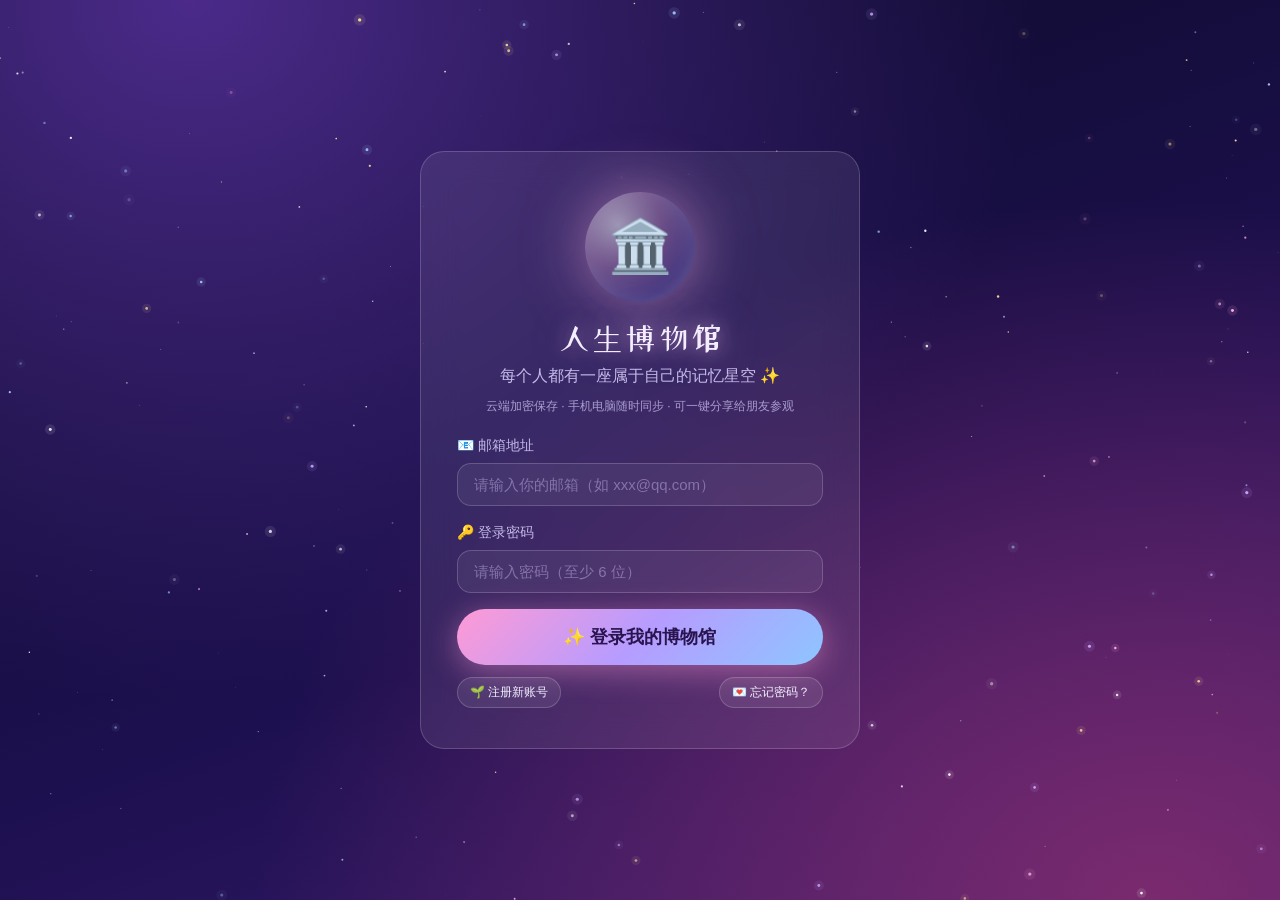
<file: index.html>
<!DOCTYPE html>
<html lang="zh-CN">
<head>
<meta charset="UTF-8">
<meta name="viewport" content="width=device-width,initial-scale=1,viewport-fit=cover">
<title>人生博物馆 2.2 · Life Museum</title>
<link rel="stylesheet" href="https://fonts.googleapis.com/css2?family=ZCOOL+XiaoWei&display=swap" media="print" onload="this.media='all'">
<link rel="stylesheet" href="style.css">
</head>
<body>
<canvas id="sky"></canvas>

<nav class="nav" id="nav" style="display:none">
  <div class="brand title-font" onclick="go('entrance')">🏛️ 人生博物馆</div>
  <div class="tabs">
    <div class="tab" data-v="explore" onclick="go('explore')">🏛️ 逛展</div>
    <div class="tab" data-v="studio" id="tab-studio" onclick="go('studio')">✍️ 收藏</div>
    <div class="tab" data-v="stars" onclick="go('stars')">🌌 星座图</div>
    <div class="tab" data-v="me" id="tab-me" onclick="go('me')">⚙️ 我的</div>
  </div>
  <div class="nav-r">
    <button class="btn" id="btn-search" onclick="go('search')">🔍 搜索</button>
    <button class="btn btn-primary" id="btn-add" onclick="quickAdd()">＋ 收藏回忆</button>
    <button class="btn" id="btn-share" onclick="openShareModal()">🔗 分享</button>
    <button class="btn" id="btn-visitor" onclick="toggleVisitor()">👁 访客视角</button>
  </div>
</nav>

<main id="view"></main>
<div id="modal"></div>
<div id="toast"></div>
<div id="visitor-bar" class="visitor-bar">👁 访客视角：独家记忆已隐藏 <button class="btn" onclick="toggleVisitor()">退出</button></div>

<script src="js/data.js"></script>
<script src="js/effects.js"></script>
<script src="js/render-explore.js"></script>
<script src="js/timeline.js"></script>
<script src="js/editor.js"></script>
<script src="js/constellation.js"></script>
<script src="js/me.js"></script>
<script src="js/cloud.js"></script>
<script src="js/main.js"></script>
</body>
</html>
</file>
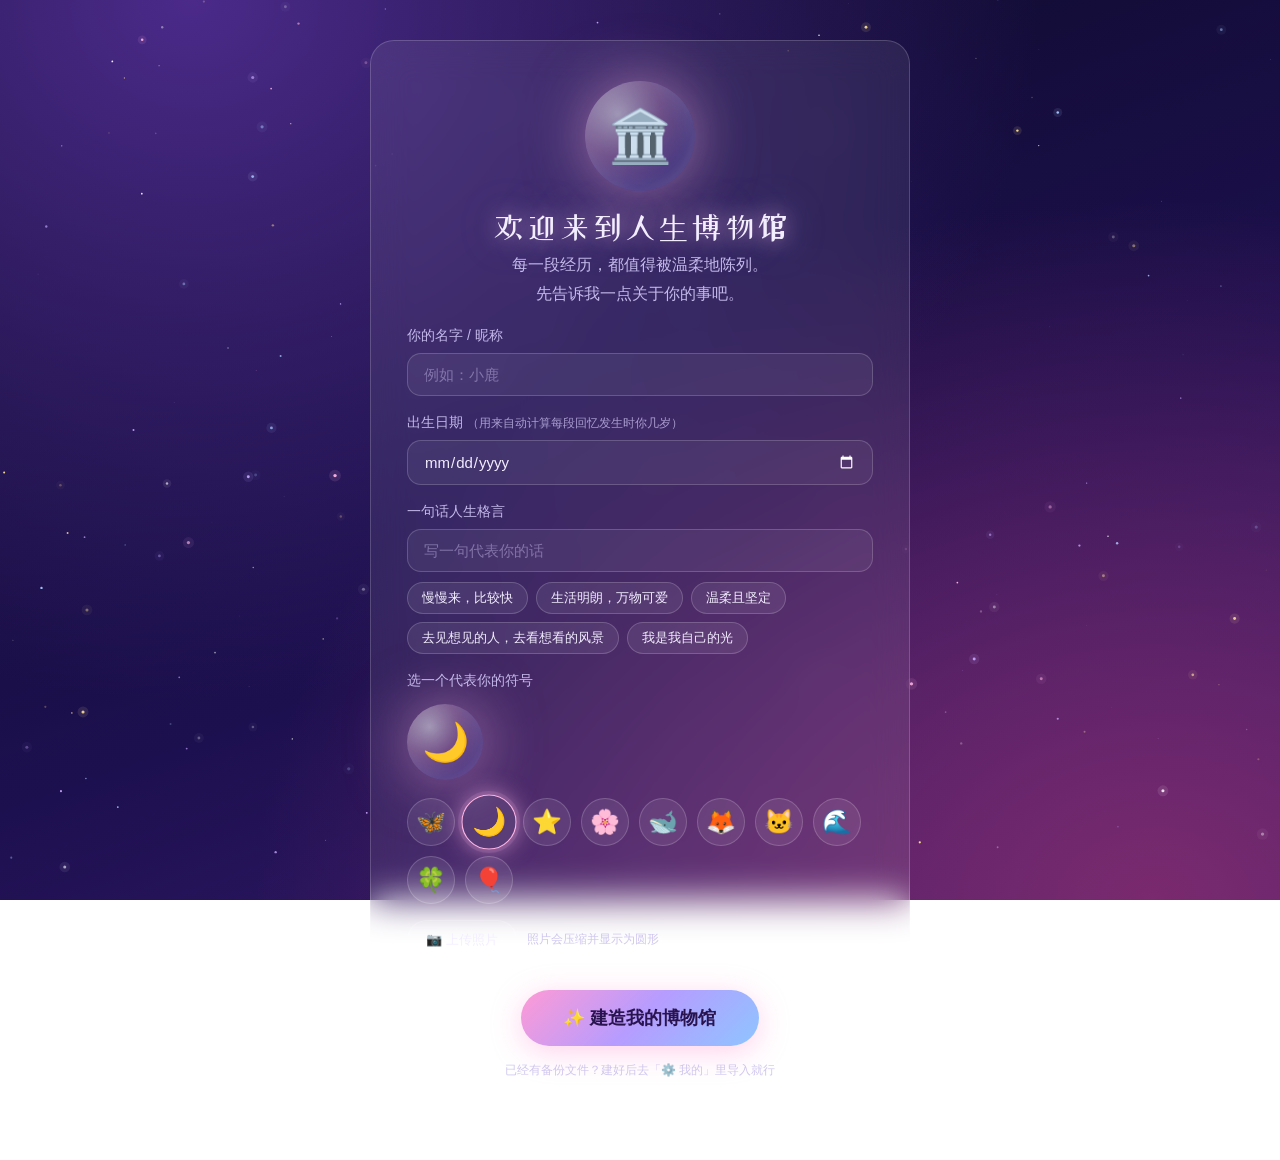
<file: index-before-compact.html>
<!DOCTYPE html>
<html lang="zh-CN">
<head>
<meta charset="UTF-8">
<meta name="viewport" content="width=device-width,initial-scale=1,viewport-fit=cover">
<title>人生博物馆 2.2 · Life Museum</title>
<link rel="stylesheet" href="https://fonts.googleapis.com/css2?family=ZCOOL+XiaoWei&display=swap" media="print" onload="this.media='all'">
<link rel="stylesheet" href="style.css">
</head>
<body>
<canvas id="sky"></canvas>

<nav class="nav" id="nav" style="display:none">
  <div class="brand title-font" onclick="go('entrance')">🏛️ 人生博物馆</div>
  <div class="tabs">
    <div class="tab" data-v="explore" onclick="go('explore')">🏛️ 逛展</div>
    <div class="tab" data-v="studio" id="tab-studio" onclick="go('studio')">✍️ 收藏</div>
    <div class="tab" data-v="stars" onclick="go('stars')">🌌 星座图</div>
    <div class="tab" data-v="me" id="tab-me" onclick="go('me')">⚙️ 我的</div>
  </div>
  <div class="nav-r">
    <button class="btn" id="btn-search" onclick="go('search')">🔍 搜索</button>
    <button class="btn btn-primary" id="btn-add" onclick="quickAdd()">＋ 收藏回忆</button>
    <button class="btn" id="btn-visitor" onclick="toggleVisitor()">👁 访客视角</button>
  </div>
</nav>

<main id="view"></main>
<div id="modal"></div>
<div id="toast"></div>
<div id="visitor-bar" class="visitor-bar">👁 访客视角：独家记忆已隐藏 <button class="btn" onclick="toggleVisitor()">退出</button></div>

<script src="js/data.js"></script>
<script src="js/effects.js"></script>
<script src="js/render-explore.js"></script>
<script src="js/timeline.js"></script>
<script src="js/editor.js"></script>
<script src="js/constellation.js"></script>
<script src="js/me.js"></script>
<script src="js/main.js"></script>
</body>
</html>
</file>
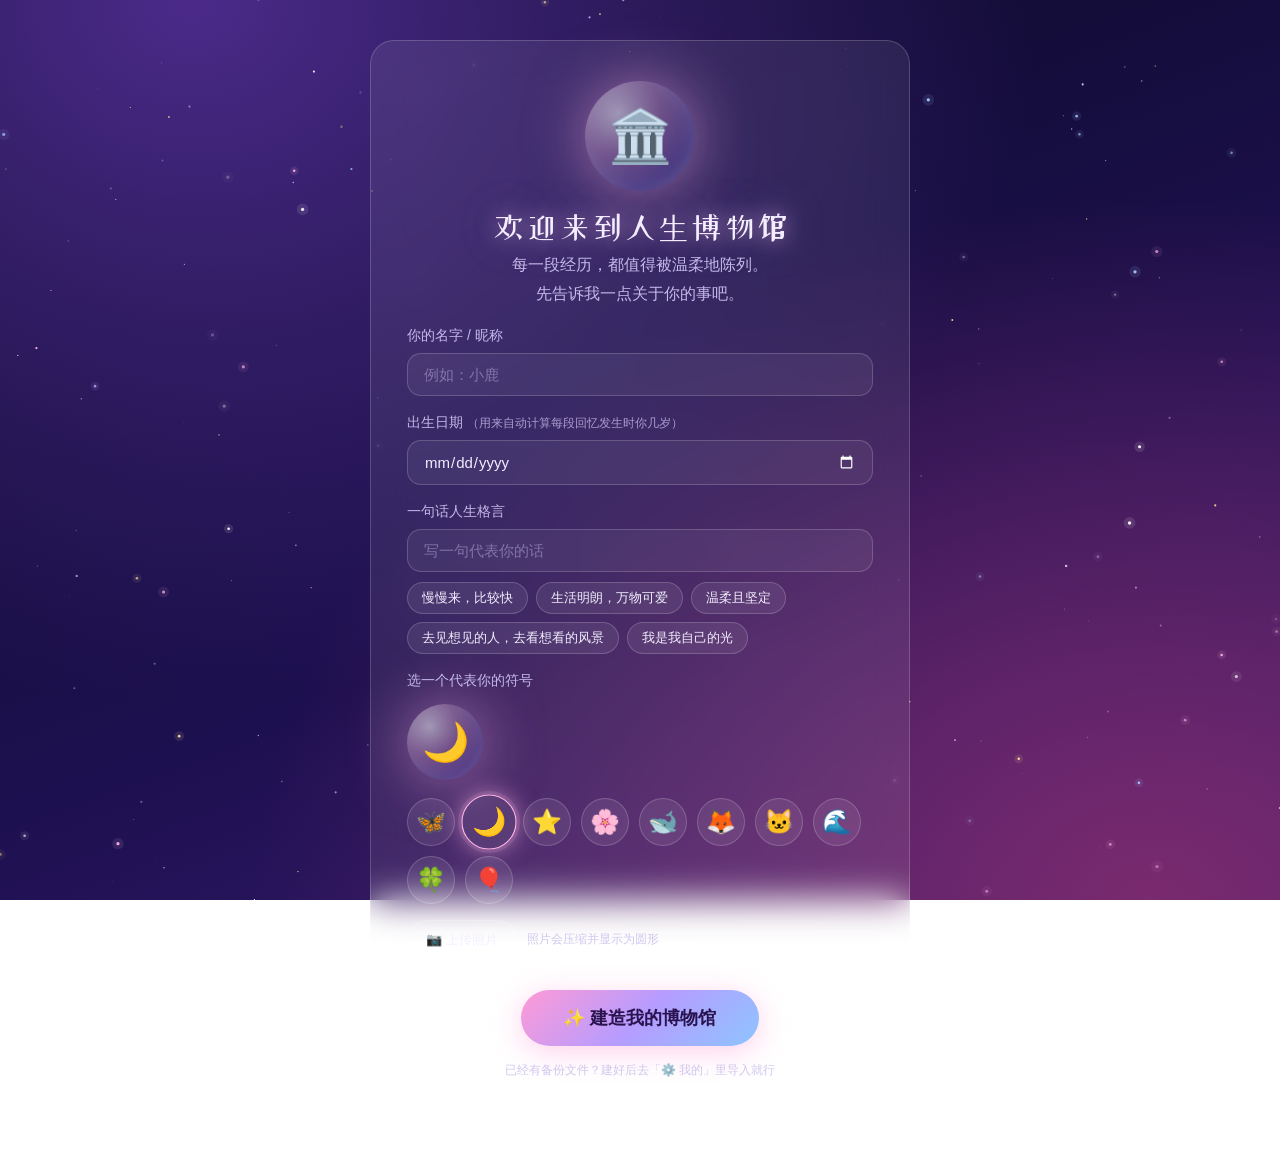
<file: original/人生博物馆_V3_原版.html>
<!DOCTYPE html>
<html lang="zh-CN">
<head>
<meta charset="UTF-8">
<meta name="viewport" content="width=device-width,initial-scale=1">
<title>人生博物馆 2.2 · Life Museum</title>
<link rel="stylesheet" href="https://fonts.googleapis.com/css2?family=ZCOOL+XiaoWei&display=swap" media="print" onload="this.media='all'">
<style>
/* ===== 基础 ===== */
:root{--glass:rgba(255,255,255,.08);--glass-b:rgba(255,255,255,.18);--text:#f3eeff;--sub:#c4b9ea;--accent:#ffb6e6;--accent2:#a8c8ff;--gold:#ffe29a}
*{box-sizing:border-box;margin:0;padding:0}
body{font-family:-apple-system,"PingFang SC","Microsoft YaHei",sans-serif;color:var(--text);min-height:100vh;overflow-x:hidden;background:radial-gradient(ellipse at 15% 0%,#4b2a8a 0%,transparent 55%),radial-gradient(ellipse at 90% 100%,#7a2a6e 0%,transparent 55%),linear-gradient(160deg,#0b0a24,#1d1050 60%,#3a1c6e);background-attachment:fixed}
#sky{position:fixed;inset:0;z-index:0;pointer-events:none}
#view{position:relative;z-index:1}
.title-font{font-family:"ZCOOL XiaoWei","STKaiti","KaiTi","Songti SC",serif;font-weight:normal}
.glow{text-shadow:0 0 20px rgba(255,182,230,.6),0 0 45px rgba(168,200,255,.4)}
.sub{color:var(--sub);line-height:1.8}
.hint{font-size:12px;color:var(--sub);opacity:.8;font-weight:normal}
.center{justify-content:center;text-align:center}
.view{animation:fadeUp .7s ease backwards}
@keyframes fadeUp{from{opacity:0;transform:translateY(24px)}to{opacity:1;transform:none}}
@keyframes float{50%{transform:translateY(-12px)}}
@keyframes pulse{50%{box-shadow:0 6px 55px rgba(255,154,213,.95)}}
@keyframes goldGlow{50%{box-shadow:0 0 45px rgba(255,226,154,.6)}}
@keyframes cardIn{from{opacity:0;transform:perspective(900px) rotateY(-75deg) scale(.9)}to{opacity:1;transform:none}}
.float{animation:float 5s ease-in-out infinite}
::-webkit-scrollbar{height:8px;width:8px}::-webkit-scrollbar-thumb{background:rgba(255,255,255,.2);border-radius:8px}
/* ===== 导航 ===== */
.nav{position:sticky;top:0;z-index:50;display:flex;align-items:center;gap:16px;padding:12px 24px;background:rgba(15,10,40,.55);backdrop-filter:blur(16px);-webkit-backdrop-filter:blur(16px);border-bottom:1px solid var(--glass-b)}
.brand{font-size:21px;cursor:pointer;white-space:nowrap}
.tabs{display:flex;gap:6px;flex:1;overflow-x:auto}
.tab{padding:8px 18px;border-radius:999px;cursor:pointer;color:var(--sub);white-space:nowrap;transition:.3s;font-size:15px}
.tab:hover{color:#fff;background:var(--glass)}
.tab.on{color:#fff;background:linear-gradient(135deg,rgba(255,182,230,.35),rgba(168,200,255,.35));box-shadow:0 0 20px rgba(255,182,230,.3)}
.nav-r{display:flex;gap:8px}
@media(max-width:760px){.nav{flex-wrap:wrap;padding:10px 14px;gap:10px}.tabs{order:3;width:100%;flex:none}.brand{font-size:17px}.nav-r .btn{padding:7px 11px;font-size:12px}}
/* ===== 按钮 ===== */
.btn{border:1px solid var(--glass-b);background:var(--glass);color:var(--text);padding:10px 18px;border-radius:999px;cursor:pointer;font-size:14px;transition:.3s;font-family:inherit;display:inline-flex;align-items:center;gap:6px;white-space:nowrap}
.btn:hover{background:rgba(255,255,255,.16);transform:translateY(-2px)}
.btn-primary{background:linear-gradient(135deg,#ff9ad5,#b69cff 50%,#8ec5ff);border:none;color:#2a1450;font-weight:600;box-shadow:0 6px 30px rgba(255,154,213,.45)}
.btn-primary:hover{box-shadow:0 8px 40px rgba(255,154,213,.75);background:linear-gradient(135deg,#ffaadd,#c2abff 50%,#9fd0ff)}
.btn.big{padding:16px 42px;font-size:18px}
.btn.sm{padding:6px 12px;font-size:12px}
.btn.danger{border-color:rgba(255,120,150,.5);color:#ffb3c6}
.pulse{animation:pulse 2.4s infinite}
.btn-row{display:flex;gap:10px;flex-wrap:wrap;margin-top:16px}
.icon-btn{border:1px solid var(--glass-b);background:rgba(255,255,255,.06);color:#fff;border-radius:10px;padding:6px 10px;cursor:pointer;font-size:13px;font-family:inherit;transition:.2s;white-space:nowrap}
.icon-btn:hover{background:rgba(255,255,255,.16)}
.icon-btn.on{background:rgba(255,154,213,.35);border-color:rgba(255,182,230,.6)}
.icon-btn:disabled{opacity:.3;cursor:default}
/* ===== 通用 ===== */
.glass{background:var(--glass);border:1px solid var(--glass-b);backdrop-filter:blur(18px);-webkit-backdrop-filter:blur(18px);border-radius:24px}
.wrap{max-width:1200px;margin:0 auto;padding:32px 24px 100px}
.center-screen{min-height:100vh;display:flex;flex-direction:column;align-items:center;justify-content:center;text-align:center;padding:40px 20px}
.orb{width:110px;height:110px;border-radius:50%;display:flex;align-items:center;justify-content:center;font-size:52px;margin:0 auto 20px;background:radial-gradient(circle at 30% 30%,rgba(255,255,255,.5),rgba(255,182,230,.25) 40%,rgba(120,100,255,.15) 70%);box-shadow:0 0 60px rgba(255,182,230,.5),inset 0 0 30px rgba(255,255,255,.2)}
.orb.big{width:160px;height:160px;font-size:76px}
.eyebrow{letter-spacing:6px;font-size:12px;color:var(--sub);margin-bottom:12px}
.huge{font-size:clamp(34px,6vw,66px);margin-bottom:16px}
.motto{font-size:18px;color:var(--sub);margin:6px 0 28px;font-style:italic}
.stats{display:flex;gap:14px;justify-content:center;flex-wrap:wrap;margin:24px 0 32px}
.stat{padding:14px 22px;min-width:120px;text-align:center}
.stat b{display:block;font-size:26px;background:linear-gradient(135deg,#ffd1ec,#c6d8ff);-webkit-background-clip:text;background-clip:text;color:transparent}
.stat span{font-size:12px;color:var(--sub)}
.hero{text-align:center;margin:10px 0 20px}
.hero h1{font-size:clamp(28px,4vw,46px);margin-bottom:6px}
.section-title{font-size:24px;margin:44px 0 18px;display:flex;align-items:center;gap:10px;flex-wrap:wrap}
.sec-head{display:flex;justify-content:space-between;align-items:center;gap:10px;flex-wrap:wrap}
.empty-state{text-align:center;padding:60px 20px;color:var(--sub);line-height:2}
/* ===== 表单 ===== */
.setup{max-width:540px;width:100%;padding:40px 36px;text-align:left}
.setup h1{text-align:center;font-size:32px;margin-bottom:8px}
.lb{display:block;margin:18px 0 8px;font-size:14px;color:var(--sub)}
input,textarea,select{width:100%;padding:12px 16px;border-radius:14px;border:1px solid var(--glass-b);background:rgba(255,255,255,.06);color:var(--text);font-size:15px;font-family:inherit;outline:none;transition:.3s}
input:focus,textarea:focus,select:focus{border-color:var(--accent);box-shadow:0 0 0 3px rgba(255,182,230,.2)}
input::placeholder,textarea::placeholder{color:rgba(220,210,255,.4)}
input[type=checkbox]{width:auto;accent-color:#ff9ad5;transform:scale(1.2)}
input[type=date]{color-scheme:dark}
select option{background:#24164d}
textarea{min-height:170px;resize:vertical;line-height:1.9}
.chips{display:flex;flex-wrap:wrap;gap:8px;margin-top:10px}
.chip{padding:6px 14px;border-radius:999px;font-size:13px;background:var(--glass);border:1px solid var(--glass-b);cursor:pointer;transition:.25s;user-select:none;display:inline-flex;align-items:center}
.chip:hover{background:rgba(255,182,230,.2)}
.chip.on{background:linear-gradient(135deg,rgba(255,154,213,.55),rgba(182,156,255,.55));border-color:transparent;box-shadow:0 0 14px rgba(255,154,213,.45)}
.chip.off{opacity:.35}
.chip i{display:inline-block;width:10px;height:10px;border-radius:50%;margin-right:6px;background:var(--c);box-shadow:0 0 8px var(--c)}
.avatars{display:flex;flex-wrap:wrap;gap:10px}
.av{width:48px;height:48px;border-radius:50%;display:flex;align-items:center;justify-content:center;font-size:24px;background:var(--glass);border:1px solid var(--glass-b);cursor:pointer;transition:.25s}
.av.on{border-color:var(--accent);box-shadow:0 0 18px rgba(255,182,230,.7);transform:scale(1.12)}
.row{display:grid;grid-template-columns:1fr 1fr;gap:14px}
@media(max-width:600px){.row{grid-template-columns:1fr}}
.drop{display:flex;align-items:center;justify-content:center;padding:20px;border-radius:16px;border:2px dashed var(--glass-b);cursor:pointer;color:var(--sub);transition:.3s}
.drop:hover{border-color:var(--accent);color:#fff;background:rgba(255,182,230,.06)}
.thumbs{display:flex;flex-wrap:wrap;gap:12px;margin-top:12px}
.thumb{position:relative;width:84px;height:84px;border-radius:12px;background-size:cover;background-position:center;cursor:pointer;border:1px solid var(--glass-b)}
.thumb b{position:absolute;bottom:4px;left:4px;font-size:10px;padding:2px 6px;border-radius:6px;background:rgba(255,154,213,.85);color:#2a1450}
.thumb i{position:absolute;top:-7px;right:-7px;width:22px;height:22px;border-radius:50%;background:#ff6f9c;font-style:normal;font-size:12px;display:flex;align-items:center;justify-content:center;cursor:pointer}
.seg{display:flex;background:rgba(255,255,255,.06);border-radius:999px;padding:4px;border:1px solid var(--glass-b)}
.seg button{flex:1;border:none;background:none;color:var(--sub);padding:10px;border-radius:999px;cursor:pointer;font-size:14px;transition:.3s;font-family:inherit}
.seg button.on{background:linear-gradient(135deg,#ff9ad5,#b69cff);color:#2a1450;font-weight:600}
.rating span{font-size:26px;cursor:pointer;opacity:.25;transition:.2s;color:#ffd36e}.rating span.on{opacity:1;text-shadow:0 0 10px #ffd36e}
.star-check{display:flex;align-items:center;gap:10px;margin-top:20px;cursor:pointer;flex-wrap:wrap}
.prompt-banner{padding:16px 18px;border-radius:16px;background:linear-gradient(135deg,rgba(255,154,213,.22),rgba(142,197,255,.22));border:1px solid var(--glass-b);line-height:1.8;margin-bottom:4px}
.m-title{font-size:28px;margin-bottom:16px}
.m-actions{display:flex;justify-content:flex-end;gap:10px;margin-top:28px;flex-wrap:wrap}
.s-h{font-size:17px;margin:28px 0 4px}
details.more{margin-top:22px;border-radius:18px;border:1px dashed var(--glass-b);padding:2px 18px 18px}
details.more summary{cursor:pointer;padding:14px 0 4px;color:var(--sub);font-size:14px;list-style:none;user-select:none}
details.more summary::-webkit-details-marker{display:none}
details.more[open] summary{color:#fff}
.palette{display:flex;gap:10px;flex-wrap:wrap}
.pal{width:40px;height:40px;border-radius:50%;cursor:pointer;border:2px solid transparent;background:linear-gradient(135deg,var(--g1),var(--g2));transition:.2s}
.pal.on{border-color:#fff;transform:scale(1.12);box-shadow:0 0 16px var(--g1)}
/* ===== 编辑器：卡片类型 & 关联 ===== */
.type-grid{display:grid;grid-template-columns:repeat(3,1fr);gap:14px;margin-top:18px}
@media(max-width:560px){.type-grid{grid-template-columns:repeat(2,1fr)}}
.type-opt{padding:22px 14px;border-radius:22px;text-align:center;cursor:pointer;background:linear-gradient(160deg,rgba(255,255,255,.12),rgba(255,255,255,.03));border:1px solid var(--glass-b);transition:.3s}
.type-opt:hover{transform:translateY(-6px);border-color:var(--c);box-shadow:0 16px 40px -12px var(--c)}
.type-opt .t-icon{font-size:42px;display:block;margin-bottom:8px;filter:drop-shadow(0 0 12px var(--c))}
.type-opt .t-name{font-size:18px;display:block}
.type-opt .t-desc{font-size:12px;color:var(--sub);display:block;margin-top:6px;line-height:1.6}
.type-pill{display:inline-flex;align-items:center;gap:10px;padding:6px 8px 6px 16px;border-radius:999px;background:rgba(255,255,255,.1);border:1px solid var(--glass-b);font-size:14px;margin-bottom:6px}
.links-box{display:flex;flex-wrap:wrap;gap:8px;margin-bottom:10px}
.link-chip{display:inline-flex;align-items:center;gap:6px;padding:6px 8px 6px 12px;border-radius:999px;font-size:13px;background:rgba(142,197,255,.15);border:1px solid var(--glass-b)}
.link-chip i{font-style:normal;cursor:pointer;width:18px;height:18px;border-radius:50%;display:inline-flex;align-items:center;justify-content:center;background:rgba(255,255,255,.15);font-size:10px}
.link-search{position:relative}
.link-drop{position:absolute;left:0;right:0;top:calc(100% + 6px);z-index:5;max-height:240px;overflow-y:auto;background:#2a1a58;border:1px solid var(--glass-b);border-radius:14px;padding:6px;box-shadow:0 14px 40px rgba(0,0,0,.4)}
.link-opt{padding:9px 12px;border-radius:10px;cursor:pointer;font-size:14px}
.link-opt:hover{background:rgba(255,182,230,.15)}
.link-opt.new{color:var(--accent)}
/* ===== 逛展：观展模式 & 展厅门 ===== */
.mode-grid{display:grid;grid-template-columns:repeat(auto-fill,minmax(230px,1fr));gap:18px}
.mode-card{position:relative;padding:26px 22px;border-radius:26px;cursor:pointer;overflow:hidden;background:linear-gradient(160deg,rgba(255,255,255,.12),rgba(255,255,255,.03));border:1px solid var(--glass-b);transition:transform .2s,box-shadow .4s}
.mode-card::before{content:'';position:absolute;bottom:-80px;left:-60px;width:220px;height:220px;border-radius:50%;background:radial-gradient(circle,var(--g1),transparent 70%);opacity:.4;filter:blur(12px);transition:.5s}
.mode-card:hover{box-shadow:0 22px 60px -12px var(--g2)}
.mode-card:hover::before{opacity:.8;transform:scale(1.3)}
.mode-card .m-icon{font-size:44px;display:inline-block;filter:drop-shadow(0 0 14px var(--g1))}
.mode-card h3{font-size:21px;margin:10px 0 4px;position:relative}
.mode-card p{font-size:13px;color:var(--sub);line-height:1.7;position:relative}
.mode-card.soon{cursor:default}
.mode-card.soon .m-icon{filter:grayscale(.4) drop-shadow(0 0 10px var(--g1))}
.soon-tag{position:absolute;top:14px;right:14px;font-size:11px;padding:4px 10px;border-radius:999px;background:rgba(255,226,154,.18);color:var(--gold);border:1px solid rgba(255,226,154,.4)}
.halls{display:grid;grid-template-columns:repeat(auto-fill,minmax(250px,1fr));gap:22px}
.door{position:relative;padding:28px 24px;border-radius:28px;cursor:pointer;overflow:hidden;background:linear-gradient(160deg,rgba(255,255,255,.11),rgba(255,255,255,.03));border:1px solid var(--glass-b);transition:transform .2s,box-shadow .4s;animation:fadeUp .6s ease backwards}
.door::before{content:'';position:absolute;top:-70px;right:-70px;width:210px;height:210px;border-radius:50%;background:radial-gradient(circle,var(--g1),transparent 70%);opacity:.45;filter:blur(10px);transition:.5s}
.door:hover{box-shadow:0 22px 60px -12px var(--g2)}
.door:hover::before{opacity:.85;transform:scale(1.3)}
.door-icon{font-size:46px;display:inline-block;animation:float 4s ease-in-out infinite;filter:drop-shadow(0 0 14px var(--g1))}
.door h3{font-size:23px;margin:12px 0 4px}
.door p{font-size:13px;color:var(--sub)}
.door-meta{display:flex;justify-content:space-between;font-size:12px;color:var(--sub);margin-top:18px}
.lock-tag{position:absolute;top:16px;right:16px;font-size:11px;padding:4px 10px;border-radius:999px;background:rgba(0,0,0,.35)}
.tilt::after{content:'';position:absolute;inset:0;border-radius:inherit;pointer-events:none;background:radial-gradient(circle at var(--mx,50%) var(--my,50%),rgba(255,255,255,.2),transparent 50%);opacity:0;transition:opacity .3s}
.tilt:hover::after{opacity:1}
.guide{display:flex;gap:20px;align-items:center;padding:24px 28px;margin:20px 0}
.guide-icon{font-size:56px}
.guide h3{font-size:19px;margin-bottom:4px}
@media(max-width:600px){.guide{flex-direction:column;text-align:center}.guide .btn-row{justify-content:center}}
/* ===== 展厅页 & 灵感卡 ===== */
.back{display:inline-block;color:var(--sub);cursor:pointer;font-size:14px;transition:.3s}.back:hover{color:#fff;transform:translateX(-4px)}
.hall-head{text-align:center;padding:16px 20px 0}
.hall-head .icon{font-size:72px;display:inline-block;filter:drop-shadow(0 0 25px var(--g1))}
.hall-head h1{font-size:44px;margin:8px 0 4px;background:linear-gradient(135deg,#fff,var(--g1));-webkit-background-clip:text;background-clip:text;color:transparent}
.prompts{padding:22px;margin:24px 0 30px}
.prompts-head{display:flex;justify-content:space-between;align-items:center;gap:12px;flex-wrap:wrap;margin-bottom:14px}
.prompt-list{display:flex;gap:12px;overflow-x:auto;padding:6px 2px 12px;scroll-snap-type:x mandatory}
.prompt{position:relative;flex:0 0 230px;scroll-snap-align:start;padding:16px 16px 14px;border-radius:18px;background:linear-gradient(160deg,rgba(255,255,255,.13),rgba(255,255,255,.04));border:1px solid var(--glass-b);font-size:14px;line-height:1.7;cursor:pointer;transition:.3s}
.prompt:hover{transform:translateY(-5px);border-color:var(--g1);box-shadow:0 12px 30px -10px var(--g1)}
.prompt .p-type{display:block;font-size:12px;color:var(--g1);margin-bottom:4px}
.prompt .p-done{display:inline-block;margin-top:8px;font-size:11px;padding:2px 8px;border-radius:999px;background:rgba(255,255,255,.12);color:var(--g1)}
.prompt .p-hide{position:absolute;top:8px;right:8px;width:26px;height:26px;border-radius:50%;border:none;background:rgba(0,0,0,.3);color:#fff;cursor:pointer;font-size:12px;opacity:0;transition:.2s}
.prompt:hover .p-hide{opacity:1}
@media(hover:none){.prompt .p-hide{opacity:.75}}
.prompt.add{border-style:dashed;display:flex;align-items:center;justify-content:center;text-align:center;color:var(--sub)}
/* ===== 回忆卡片 ===== */
.ex-grid{display:grid;grid-template-columns:repeat(auto-fill,minmax(240px,1fr));gap:24px}
.ex-card{position:relative;border-radius:22px;overflow:hidden;cursor:pointer;background:rgba(255,255,255,.07);border:1px solid var(--glass-b);transition:transform .2s,box-shadow .4s}
.ex-card:hover{box-shadow:0 22px 50px -12px rgba(255,154,213,.55)}
.ex-card.star{border-color:rgba(255,226,154,.75);box-shadow:0 0 25px rgba(255,226,154,.3);animation:goldGlow 3s ease-in-out infinite}
.ex-cover{height:175px;background-size:cover;background-position:center}
.ex-cover.empty{display:flex;align-items:center;justify-content:center;font-size:58px;background:linear-gradient(135deg,var(--g1),var(--g2));opacity:.85}
.ex-body{padding:16px 18px 20px}
.ex-hall{font-size:11px;color:var(--sub);margin-bottom:6px}
.ex-body h4{font-size:17px;margin-bottom:6px;line-height:1.4}
.ex-meta{font-size:12px;color:var(--sub)}
.ex-excerpt{font-size:13px;color:#ddd5f7;margin-top:10px;line-height:1.7;opacity:.85}
.badges{position:absolute;top:12px;left:12px;display:flex;gap:6px;flex-wrap:wrap;z-index:2}
.badge{font-size:11px;padding:4px 10px;border-radius:999px;background:rgba(20,10,50,.7);backdrop-filter:blur(6px);color:#fff}
.badge.gold{color:var(--gold)}
.ex-card.person{text-align:center;padding-top:34px}
.p-avatar{width:110px;height:110px;margin:0 auto;border-radius:50%;background-size:cover;background-position:center;display:flex;align-items:center;justify-content:center;font-size:48px;background-color:rgba(255,255,255,.1);box-shadow:0 0 0 4px rgba(255,255,255,.12),0 0 34px var(--c)}
.p-avatar.big{width:150px;height:150px;font-size:66px}
.p-rel{display:inline-block;margin-top:6px;font-size:12px;padding:3px 12px;border-radius:999px;background:var(--c);color:#2a1450;font-weight:600}
.ex-card.note{background:linear-gradient(160deg,rgba(255,240,250,.15),rgba(200,180,255,.07));min-height:210px}
.ex-card.note .ex-body{padding:30px 22px 22px}
.note-q{font-size:46px;line-height:.6;opacity:.35;font-family:Georgia,serif;display:block;margin-bottom:10px}
.ex-card.note .ex-excerpt{font-size:14px;font-family:"STKaiti","KaiTi",serif}
.ex-card.postcard{background:#fff9f0;color:#3b2a55;padding:10px 10px 0;border:none;box-shadow:0 10px 30px rgba(0,0,0,.35)}
.postcard .ex-cover{border-radius:10px;height:165px}
.postcard .ex-meta,.postcard .ex-excerpt,.postcard .ex-hall{color:#7a6a95}
.postcard .ex-body{padding:12px 6px 16px;font-family:"STKaiti","KaiTi",serif}
.postcards .ex-card.postcard:nth-child(odd){rotate:-1.6deg}.postcards .ex-card.postcard:nth-child(even){rotate:1.3deg}
.stamp{position:absolute;top:18px;right:18px;padding:6px 9px;border:2px dashed #e57aa8;color:#e57aa8;background:#fff;font-size:11px;font-weight:700;rotate:8deg;z-index:2}
/* ===== 时光长河 ===== */
.tl{position:relative;max-width:920px;margin:30px auto}
.tl::before{content:'';position:absolute;left:50%;top:0;bottom:0;width:2px;transform:translateX(-50%);background:linear-gradient(var(--accent),var(--accent2),transparent);box-shadow:0 0 14px var(--accent)}
.tl-year{position:relative;text-align:center;margin:34px 0 18px;z-index:1}
.tl-year span{display:inline-block;padding:6px 22px;border-radius:999px;background:linear-gradient(135deg,#ff9ad5,#b69cff);color:#2a1450;font-weight:700;box-shadow:0 0 22px rgba(255,154,213,.6)}
.tl-item{position:relative;width:50%;padding:12px 40px;animation:fadeUp .6s ease backwards}
.tl-item.right{left:50%}
.tl-dot{position:absolute;top:36px;width:16px;height:16px;border-radius:50%;border:3px solid #fff;box-shadow:0 0 16px currentColor;z-index:1}
.tl-item.left .tl-dot{right:-8px}.tl-item.right .tl-dot{left:-8px}
.tl-card{position:relative;display:flex;gap:14px;align-items:center;padding:14px;border-radius:18px;cursor:pointer;transition:transform .2s,box-shadow .4s}
.tl-card:hover{box-shadow:0 16px 40px -12px rgba(255,154,213,.55)}
.tl-card.star{border-color:rgba(255,226,154,.75)}
.tl-thumb{width:74px;height:74px;border-radius:14px;background-size:cover;background-position:center;flex-shrink:0;display:flex;align-items:center;justify-content:center;font-size:32px}
.tl-hall{font-size:11px;color:var(--sub)}
.tl-info h4{font-size:16px;margin:3px 0}
@media(max-width:700px){.tl::before{left:20px}.tl-item,.tl-item.right{width:100%;left:0;padding:10px 0 10px 48px}.tl-item.left .tl-dot,.tl-item.right .tl-dot{left:12px;right:auto}}
/* ===== 收藏台：记忆唤醒 / 速记 / 待补充 ===== */
.studio{display:grid;grid-template-columns:1.15fr 1fr;gap:22px;align-items:start}
@media(max-width:900px){.studio{grid-template-columns:1fr}}
.panel{padding:24px 26px}
.panel h2{font-size:22px;margin-bottom:4px}
.mini-types{display:grid;grid-template-columns:repeat(3,1fr);gap:10px;margin-top:14px}
.mini-type{padding:14px 8px;border-radius:16px;text-align:center;cursor:pointer;background:rgba(255,255,255,.06);border:1px solid var(--glass-b);transition:.25s;font-size:13px}
.mini-type:hover{border-color:var(--c);box-shadow:0 10px 26px -10px var(--c);transform:translateY(-3px)}
.mini-type b{display:block;font-size:28px;margin-bottom:4px;font-weight:normal}
.quick{display:flex;gap:10px;margin-top:14px;flex-wrap:wrap}
.quick input{flex:1;min-width:170px}
.quick select{width:auto}
.pending{display:flex;align-items:center;gap:12px;padding:12px 14px;border-radius:14px;background:rgba(255,255,255,.05);margin-top:10px;cursor:pointer;transition:.25s}
.pending:hover{background:rgba(255,182,230,.12)}
.pending .pi{font-size:22px}
.pending .pt{flex:1;min-width:0}
.pending small{display:block;color:var(--sub);font-size:12px}
.aw-progress{font-size:13px;color:var(--sub);margin:6px 0 4px}
.aw-card{position:relative;min-height:290px;margin-top:18px;padding:40px 28px;border-radius:30px;display:flex;flex-direction:column;align-items:center;justify-content:center;text-align:center;background:linear-gradient(160deg,rgba(255,255,255,.15),rgba(255,255,255,.04));border:1px solid var(--glass-b);box-shadow:0 30px 80px -20px var(--g2,#b69cff);animation:cardIn .8s cubic-bezier(.2,.8,.2,1)}
.aw-icon{font-size:60px;filter:drop-shadow(0 0 20px var(--g1,#ff9ad5));animation:float 4s ease-in-out infinite}
.aw-tag{margin-top:10px;font-size:13px;padding:4px 14px;border-radius:999px;background:rgba(255,255,255,.1)}
.aw-q{font-size:clamp(20px,2.6vw,27px);line-height:1.6;margin:20px 0 6px}
/* ===== 弹窗 & 详情 ===== */
#modal{position:fixed;inset:0;z-index:100;background:rgba(8,5,25,.72);backdrop-filter:blur(8px);-webkit-backdrop-filter:blur(8px);display:flex;align-items:flex-start;justify-content:center;padding:40px 16px;overflow-y:auto;opacity:0;pointer-events:none;transition:.35s}
#modal.show{opacity:1;pointer-events:auto}
.modal-box{position:relative;width:100%;max-width:660px;padding:32px;background:rgba(42,26,88,.92);transform:translateY(30px) scale(.97);transition:.4s;margin:auto 0}
#modal.show .modal-box{transform:none}
.modal-box.wide{max-width:840px}
.modal-x{position:absolute;top:14px;right:14px;z-index:5;width:36px;height:36px;border-radius:50%;border:none;background:rgba(0,0,0,.4);color:#fff;font-size:16px;cursor:pointer}
.carousel{position:relative;margin:-32px -32px 24px;border-radius:24px 24px 0 0;overflow:hidden;background:#0a0618}
.carousel img{width:100%;max-height:500px;object-fit:contain;display:block;transition:opacity .15s}
.cbtn{position:absolute;top:50%;transform:translateY(-50%);width:42px;height:42px;border-radius:50%;border:none;background:rgba(0,0,0,.45);color:#fff;font-size:26px;cursor:pointer}
.cbtn.l{left:14px}.cbtn.r{right:14px}
.dots{position:absolute;bottom:12px;left:0;right:0;display:flex;justify-content:center;gap:6px}
.dots i{width:7px;height:7px;border-radius:50%;background:rgba(255,255,255,.4)}.dots i.on{background:#fff;width:20px;border-radius:4px}
.d-hero{margin:-32px -32px 24px;height:200px;border-radius:24px 24px 0 0;display:flex;align-items:center;justify-content:center;font-size:84px;background:linear-gradient(135deg,var(--g1),var(--g2))}
.d-person{text-align:center;margin:6px 0 18px}
.d-hall{font-size:13px;color:var(--sub)}
.d-title{font-size:34px;margin:8px 0 14px;line-height:1.3}
.d-meta{display:flex;flex-wrap:wrap;gap:8px;margin-bottom:16px}
.d-meta span{font-size:13px;padding:6px 12px;border-radius:999px;background:rgba(255,255,255,.08)}
.d-prompt{padding:12px 16px;border-left:3px solid var(--accent);background:rgba(255,182,230,.08);border-radius:0 12px 12px 0;font-size:14px;color:var(--sub);margin-bottom:16px}
.d-info{display:grid;gap:6px;padding:14px 16px;border-radius:14px;background:rgba(142,197,255,.1);margin-bottom:16px;font-size:14px}
.d-quote{font-family:"STKaiti","KaiTi",serif;font-size:19px;line-height:1.8;padding:14px 20px;border-radius:14px;background:rgba(255,182,230,.1);margin-bottom:16px}
.d-story{font-size:16px;line-height:2.1;white-space:pre-wrap;word-break:break-word}
.d-actions{display:flex;gap:10px;flex-wrap:wrap;margin-top:28px;padding-top:20px;border-top:1px solid var(--glass-b)}
.related{margin-top:26px}
.related h4{font-size:15px;color:var(--sub);margin-bottom:10px;font-weight:normal}
.rel-list{display:flex;flex-wrap:wrap;gap:10px}
.rel-item{display:flex;align-items:center;gap:10px;padding:6px 14px 6px 6px;border-radius:999px;background:rgba(255,255,255,.08);border:1px solid var(--glass-b);cursor:pointer;font-size:14px;transition:.25s}
.rel-item:hover{border-color:var(--accent);transform:translateY(-2px)}
.rel-thumb{width:32px;height:32px;border-radius:50%;background-size:cover;background-position:center;display:flex;align-items:center;justify-content:center;font-size:16px;background-color:rgba(255,255,255,.12);flex-shrink:0}
.follow-opt{display:flex;align-items:center;gap:14px;padding:16px 18px;border-radius:18px;background:rgba(255,255,255,.07);border:1px solid var(--glass-b);margin-top:12px;cursor:pointer;transition:.25s}
.follow-opt:hover{border-color:var(--accent);background:rgba(255,182,230,.12);transform:translateX(4px)}
.follow-opt b{font-size:28px;font-weight:normal}
.follow-opt span{flex:1;line-height:1.6}
/* ===== 星座图 ===== */
.cons-wrap{position:relative;height:72vh;min-height:460px;border-radius:28px;overflow:hidden;margin-top:18px;background:radial-gradient(circle at 50% 50%,rgba(255,226,154,.1),transparent 55%),rgba(10,6,30,.35);border:1px solid var(--glass-b)}
.cons-wrap canvas{width:100%;height:100%;display:block;cursor:grab;touch-action:none}
.cons-wrap canvas.drag{cursor:grabbing}
.cons-tip{position:absolute;left:18px;bottom:14px;font-size:12px;color:var(--sub);pointer-events:none}
.cons-panel{position:absolute;top:16px;right:16px;bottom:16px;width:min(330px,calc(100% - 32px));padding:22px 20px;overflow-y:auto;background:rgba(42,26,88,.93);border:1px solid var(--glass-b);border-radius:22px;backdrop-filter:blur(14px);transform:translateX(120%);transition:.45s cubic-bezier(.2,.8,.2,1)}
.cons-panel.show{transform:none}
/* ===== 我的：展厅管理等 ===== */
.me-sec{padding:24px 26px;margin-top:22px}
.me-sec h2{font-size:21px;margin-bottom:4px}
.hall-row{display:flex;align-items:center;gap:12px;padding:12px 14px;border-radius:16px;background:rgba(255,255,255,.05);margin-top:10px;flex-wrap:wrap}
.hall-row.off{opacity:.5}
.hall-row .h-ico{width:44px;height:44px;border-radius:14px;display:flex;align-items:center;justify-content:center;font-size:24px;background:linear-gradient(135deg,var(--g1),var(--g2));flex-shrink:0}
.hall-row .h-name{flex:1;min-width:140px}
.hall-row small{display:block;color:var(--sub);font-size:12px}
.h-acts{display:flex;gap:6px;flex-wrap:wrap}
.hp-row{display:flex;align-items:center;gap:10px;padding:10px 14px;border-radius:12px;background:rgba(255,255,255,.05);margin-top:8px;font-size:14px}
.hp-row span{flex:1}
/* ===== 提示条 ===== */
#toast{position:fixed;bottom:30px;left:50%;transform:translateX(-50%) translateY(120px);z-index:200;padding:12px 24px;border-radius:999px;background:rgba(42,26,88,.95);border:1px solid var(--glass-b);box-shadow:0 10px 40px rgba(255,154,213,.35);transition:.4s;font-size:14px;white-space:nowrap}
#toast.show{transform:translateX(-50%) translateY(0)}
.visitor-bar{position:fixed;bottom:20px;left:20px;z-index:60;display:none;align-items:center;gap:10px;padding:8px 8px 8px 18px;border-radius:999px;background:rgba(255,154,213,.2);border:1px solid rgba(255,182,230,.5);backdrop-filter:blur(12px);font-size:13px}
/* 人生博物馆 2.2 · 只补交互与动效，保留原版视觉语言 */
:root{
 --t-fast:160ms;--t-mid:280ms;--t-slow:480ms;
 --ease-out:cubic-bezier(.22,1,.36,1);--ease-spring:cubic-bezier(.34,1.56,.64,1);
 --t-route-out:150ms;--t-route-in:320ms;--t-expand:450ms;--t-collapse:250ms;
 --t-line:600ms;--t-modal-close:200ms;--t-breath:2400ms;--t-sheen:6000ms;--t-gold:4000ms;
 --t-drift:3000ms;--t-halo:900ms;--t-focus:750ms;--t-background:400ms;
}
/* 不为布局、颜色、阴影建立过渡；光晕使用静态阴影和透明度层。 */
.tab,.btn,.icon-btn,.chip,.av,.drop,.seg button,.rating span,.pal,.type-opt,.mode-card,.door,.back,.prompt,.ex-card,.tl-card,.mini-type,.pending,.rel-item,.follow-opt,.cons-panel,input,textarea,select,.thumb,.modal-x,.p-hide,.cbtn,.link-opt,.link-chip i{transition-property:transform,opacity,filter;transition-duration:var(--t-mid);transition-timing-function:var(--ease-out)}
.mode-card::before,.door::before{transition:transform var(--t-slow) var(--ease-out),opacity var(--t-slow) var(--ease-out),filter var(--t-slow) var(--ease-out)}
:where(button,[role=button],a[href],summary,.chip,.tab,.brand,.av,.pal,.thumb,.prompt,.type-opt,.mini-type,.pending,.rel-item,.follow-opt,.link-opt,.link-chip i,.rating span,.drop,[onclick]){cursor:pointer;-webkit-tap-highlight-color:transparent;touch-action:manipulation}
:where(button,[role=button],a[href],summary,.chip,.tab,.brand,.av,.pal,.thumb,.prompt,.type-opt,.mini-type,.pending,.rel-item,.follow-opt,.link-opt,.link-chip i,.rating span,.drop,[onclick]):focus-visible{outline:2px solid var(--accent2);outline-offset:4px}
:where(button,[role=button],a[href],summary,.chip,.tab,.brand,.av,.pal,.thumb,.prompt,.type-opt,.mini-type,.pending,.rel-item,.follow-opt,.link-opt,.link-chip i,.rating span,.drop,[onclick]):active{filter:brightness(1.1)}
button:disabled,[aria-disabled=true]{cursor:default}
.motion-active{will-change:transform,opacity,filter}
/* 路由的进出动画由一次 class 变更触发，结束后由运行时清理。 */
.view{animation:none}
.view.route-enter{animation:motionPageIn var(--t-route-in) var(--ease-out) both}
.view.route-leave{animation:motionPageOut var(--t-route-out) var(--ease-out) both;pointer-events:none}
@keyframes motionPageIn{from{opacity:0;transform:translateY(14px);filter:blur(4px)}to{opacity:1;transform:translateY(0);filter:blur(0)}}
@keyframes motionPageOut{from{opacity:1;transform:translateY(0)}to{opacity:0;transform:translateY(-6px)}}
.reveal-item{animation:motionCardIn var(--t-slow) var(--ease-out) both!important;animation-delay:var(--enter-delay,0ms)!important}
@keyframes motionCardIn{from{opacity:0;transform:translateY(16px) scale(.97)}to{opacity:1;transform:translateY(0) scale(1)}}
/* 让选中导航底部的小胶囊移动，而不是重建导航。 */
.tabs{position:relative;padding-bottom:7px;isolation:isolate}
.nav-marker{position:absolute;left:0;bottom:0;width:24px;height:3px;border-radius:999px;pointer-events:none;background:linear-gradient(90deg,var(--accent),var(--accent2));box-shadow:0 0 13px var(--accent);transform-origin:left center;transform:translateX(var(--nav-x,0px)) scaleX(var(--nav-scale,1));opacity:var(--nav-visible,0);transition:transform var(--t-slow) var(--ease-out),opacity var(--t-fast) var(--ease-out)}
/* 原版 3D 高光保留；悬停抬升和倾斜由同一个 transform 组合。 */
.tilt{--card-lift:0px;--card-scale:1;transform:perspective(900px) translateY(var(--card-lift)) rotateX(var(--rx,0deg)) rotateY(var(--ry,0deg)) scale(var(--card-scale));transition:transform var(--t-mid) var(--ease-out),filter var(--t-mid) var(--ease-out);transform-style:preserve-3d}
.tilt:hover{--card-lift:-6px;--card-scale:1.02}
.tilt:active{--card-lift:-2px;--card-scale:.985;transition-timing-function:var(--ease-spring)}
.tilt::after{transition:opacity var(--t-mid) var(--ease-out)}
:where(.ex-card,.tl-card,.mode-card,.door,.type-opt):hover{box-shadow:0 22px 50px -12px rgba(255,154,213,.55)}
:where(.ex-card,.tl-card,.mode-card,.door,.type-opt):not(.tilt):hover{transform:translateY(-6px) scale(1.02)}
:where(.ex-card,.tl-card,.mode-card,.door,.type-opt):not(.tilt):active{transform:translateY(-2px) scale(.985);transition-timing-function:var(--ease-spring)}
/* 金光呼吸和四秒一次的金色扫光，均不动画阴影本身。 */
.ex-card.star{animation:motionGoldBreath var(--t-drift) ease-in-out infinite;isolation:isolate}
.ex-card.star::before,.tl-card.star::before{content:'';position:absolute;inset:-20%;z-index:3;pointer-events:none;background:linear-gradient(110deg,transparent 35%,rgba(255,226,154,0) 43%,rgba(255,244,198,.38) 49%,rgba(255,226,154,.12) 55%,transparent 64%);transform:translateX(-110%);animation:motionGoldSweep var(--t-gold) var(--ease-out) infinite}
.tl-card.star{overflow:hidden;box-shadow:0 0 25px rgba(255,226,154,.3)}
@keyframes motionGoldBreath{0%,100%{filter:drop-shadow(0 0 2px rgba(255,226,154,.12))}50%{filter:drop-shadow(0 0 11px rgba(255,226,154,.34))}}
@keyframes motionGoldSweep{0%,55%{transform:translateX(-110%);opacity:0}61%{opacity:1}90%,100%{transform:translateX(110%);opacity:0}}
/* 保留原来的渐变按钮，再叠一层可移动的轻薄光泽。 */
.btn,.icon-btn,.chip,.tab,.av,.pal{transition:transform var(--t-mid) var(--ease-spring),opacity var(--t-fast) var(--ease-out),filter var(--t-mid) var(--ease-out)}
.btn{position:relative;isolation:isolate;overflow:hidden}
.btn::after{content:'';position:absolute;inset:0;z-index:-1;pointer-events:none;border-radius:inherit;background:linear-gradient(115deg,transparent 25%,rgba(255,255,255,.25) 48%,rgba(168,200,255,.18) 60%,transparent 80%);transform:translateX(-110%);opacity:0;transition:transform var(--t-line) var(--ease-out),opacity var(--t-mid) var(--ease-out)}
.btn:hover{transform:translateY(-2px) scale(1.04)}
.btn:hover::after{transform:translateX(110%);opacity:1}
.btn:active,.icon-btn:active{transform:scale(.96);transition-duration:var(--t-fast)}
.chip:hover,.tab:hover,.icon-btn:hover,.pal:hover{transform:translateY(-2px) scale(1.04)}
.chip:active,.tab:active,.pal:active{transform:translateY(0) scale(.96);transition-duration:var(--t-fast)}
.brand:hover,.back:hover,.link-opt:hover,.link-chip i:hover{filter:brightness(1.16)}
.brand:active,.back:active,.link-opt:active,.link-chip i:active{transform:scale(.97)}
.prompt:active,.type-opt:active,.mini-type:active,.pending:active,.rel-item:active,.follow-opt:active,.thumb:active,.drop:active{transform:scale(.98);transition-timing-function:var(--ease-spring)}
.pulse{animation:motionSoftBreath var(--t-breath) ease-in-out infinite}
@keyframes motionSoftBreath{0%,100%{filter:drop-shadow(0 0 3px rgba(255,182,230,.12))}50%{filter:drop-shadow(0 0 11px rgba(255,182,230,.48))}}
/* 人生阶段横条沿用原版玻璃、圆角与字号，不另造视觉主题。 */
.motion-stage{position:relative;margin:18px 0;min-width:0;scroll-margin-top:var(--stage-offset,80px)}
.stage-row{display:flex;align-items:center;gap:10px;min-width:0}
.stage-row>.stage-head{flex:1;min-width:0}
.stage-head{position:relative;isolation:isolate;width:100%;display:flex;align-items:center;gap:14px;padding:17px 22px;border:1px solid var(--glass-b);border-radius:20px;background:linear-gradient(135deg,rgba(255,255,255,.09),rgba(255,255,255,.035));color:var(--text);font:inherit;text-align:left;overflow:hidden;scroll-margin-top:var(--stage-offset,80px);transition:transform var(--t-mid) var(--ease-out),filter var(--t-mid) var(--ease-out)}
.stage-head::before{content:'';position:absolute;inset:0;z-index:-1;pointer-events:none;background:linear-gradient(110deg,transparent 27%,rgba(255,255,255,.075) 49%,transparent 70%);transform:translateX(-110%);animation:motionStageSheen var(--t-sheen) var(--ease-out) infinite}
@keyframes motionStageSheen{0%,72%{transform:translateX(-110%)}100%{transform:translateX(110%)}}
.stage-head:hover{transform:translateY(-2px);border-color:var(--accent);box-shadow:0 0 25px rgba(255,182,230,.24)}
.stage-head:active{transform:translateY(0) scale(.99);transition-timing-function:var(--ease-spring)}
.stage-icon{display:inline-flex;align-items:center;justify-content:center;font-size:27px;flex-shrink:0;transition:transform var(--t-slow) var(--ease-spring)}
.stage-head:hover .stage-icon{animation:motionIconPop var(--t-slow) var(--ease-spring)}
@keyframes motionIconPop{0%,100%{transform:scale(1)}50%{transform:scale(1.15)}}
.stage-title{font-size:20px;line-height:1.5}
.stage-copy{flex:1;min-width:0;overflow-wrap:anywhere}
.stage-meta{display:block;color:var(--sub);font-size:12px;line-height:1.8;margin-top:2px}
.stage-arrow{display:inline-block;flex-shrink:0;transition:transform var(--t-slow) var(--ease-out)}
.stage-open>.stage-head .stage-arrow,.stage-open>.stage-row>.stage-head .stage-arrow,.theme-open>.theme-head .stage-arrow,.theme-open>.stage-row>.theme-head .stage-arrow{transform:rotate(180deg)}
.stage-open>.stage-head,.stage-open>.stage-row>.stage-head,.theme-open>.theme-head,.theme-open>.stage-row>.theme-head{background:linear-gradient(135deg,rgba(255,182,230,.16),rgba(168,200,255,.085));border-color:rgba(255,182,230,.58);box-shadow:0 0 22px rgba(255,182,230,.15)}
.current-dot{display:inline-block;width:7px;height:7px;margin-right:7px;border-radius:50%;vertical-align:middle;background:var(--accent);box-shadow:0 0 11px var(--accent);animation:motionCurrentBreath var(--t-breath) ease-in-out infinite}
.current-label{color:var(--accent);font-size:11px;white-space:nowrap}
@keyframes motionCurrentBreath{0%,100%{opacity:.5}50%{opacity:1}}
.stage-future>.stage-head,.stage-future .stage-head{opacity:.45;filter:grayscale(1);border-style:dashed}
.stage-future>.stage-head:hover{transform:none;box-shadow:none}
.stage-future .stage-head::before{animation:none;opacity:0}
.shake{animation:motionShake var(--t-slow) var(--ease-out)!important}
@keyframes motionShake{0%,100%{transform:translateX(0)}20%{transform:translateX(-5px)}40%{transform:translateX(4px)}60%{transform:translateX(-3px)}80%{transform:translateX(2px)}}
.stage-panel,.theme-panel,.detail-fold,.stage-choice{display:grid;grid-template-rows:0fr;overflow:hidden;visibility:hidden;transition:grid-template-rows var(--fold-duration,var(--t-collapse)) var(--ease-out),visibility var(--fold-duration,var(--t-collapse))}
.stage-open>.stage-panel,.theme-open>.theme-panel,.detail-open>.detail-fold,.detail-fold.detail-open,.stage-choice.is-open{grid-template-rows:1fr;visibility:visible;transition-duration:var(--fold-duration,var(--t-expand))}
.stage-panel-inner,.detail-fold-inner,.stage-choice-inner,.theme-panel-inner{min-height:0;overflow:hidden}
.stage-panel-inner>.tl{margin-top:20px}
.stage-flow{position:relative;max-width:920px;margin:20px auto;padding:3px 0 15px}
.stage-flow::before{content:'';position:absolute;left:50%;top:0;bottom:0;width:2px;background:linear-gradient(var(--accent),var(--accent2),transparent);box-shadow:0 0 14px var(--accent);transform:translateX(-50%) scaleY(0);transform-origin:top;transition:transform var(--t-line) var(--ease-out)}
.stage-open .stage-flow::before{transform:translateX(-50%) scaleY(1)}
.stage-flow.tl::before{transition:transform var(--t-line) var(--ease-out)}
.stage-year,.stage-memory{animation:none}
.stage-open .stage-year{animation:motionYearIn var(--t-slow) var(--ease-spring) both;animation-delay:var(--item-delay,0ms)}
.stage-open .stage-memory.left{animation:motionMemoryLeft var(--t-slow) var(--ease-out) both;animation-delay:var(--item-delay,0ms)}
.stage-open .stage-memory.right{animation:motionMemoryRight var(--t-slow) var(--ease-out) both;animation-delay:var(--item-delay,0ms)}
@keyframes motionYearIn{from{opacity:0;transform:scale(.8)}to{opacity:1;transform:scale(1)}}
@keyframes motionMemoryLeft{from{opacity:0;transform:translateX(-24px)}to{opacity:1;transform:translateX(0)}}
@keyframes motionMemoryRight{from{opacity:0;transform:translateX(24px)}to{opacity:1;transform:translateX(0)}}
.stage-node{transition:transform var(--t-mid) var(--ease-spring);isolation:isolate}
.stage-node::after{content:'';position:absolute;inset:-5px;border-radius:50%;border:1px solid currentColor;opacity:0;transform:scale(.5);pointer-events:none}
.stage-node:hover{transform:scale(1.25)}
.stage-node:hover::after{animation:motionNodeRing var(--t-halo) var(--ease-out) infinite}
@keyframes motionNodeRing{from{opacity:.7;transform:scale(.6)}to{opacity:0;transform:scale(2.1)}}
.stage-empty{padding:32px 15px 38px;text-align:center;color:var(--sub);line-height:1.9}
.stage-empty .empty-icon{display:inline-block;font-size:48px;animation:motionEmptyFloat var(--t-drift) ease-in-out infinite}
.stage-empty .btn{animation:motionSoftBreath var(--t-breath) ease-in-out infinite}
@keyframes motionEmptyFloat{0%,100%{transform:translateY(-4px)}50%{transform:translateY(4px)}}
/* 时间之外复用相同折叠容器，网格卡片只进行轻盈的缩放入场。 */
.theme-hall{margin:14px 0}
.theme-content{padding:20px 3px 7px}
.theme-grid{display:grid;grid-template-columns:repeat(auto-fill,minmax(240px,1fr));gap:24px}
.theme-open .theme-reveal{animation:motionThemeCard var(--t-slow) var(--ease-out) both;animation-delay:var(--enter-delay,0ms)}
@keyframes motionThemeCard{from{opacity:0;transform:scale(.94)}to{opacity:1;transform:scale(1)}}
.hall-enter{flex-shrink:0;display:inline-flex;align-items:center;gap:6px;color:var(--accent);font-size:12px}
.enter-arrow{display:inline-block;transition:transform var(--t-mid) var(--ease-out)}
.hall-enter:hover .enter-arrow{transform:translateX(4px)}
/* 编辑器、弹窗和详情共用同一层遮罩，不测量高度。 */
#modal{background:none;backdrop-filter:none;-webkit-backdrop-filter:none;transition:opacity var(--t-route-in) var(--ease-out);isolation:isolate}
#modal::before{content:'';position:fixed;inset:0;background:rgba(8,5,25,.72);backdrop-filter:blur(8px);-webkit-backdrop-filter:blur(8px);z-index:-1;pointer-events:none;opacity:0;transition:opacity var(--t-route-in) var(--ease-out)}
#modal.show::before{opacity:1}
.modal-box{opacity:0;transform:translateY(8px) scale(.92);transition:transform var(--t-route-in) var(--ease-spring),opacity var(--t-route-in) var(--ease-out)}
#modal.show .modal-box{opacity:1;transform:translateY(0) scale(1)}
#modal.closing{opacity:0;pointer-events:none;transition-duration:var(--t-modal-close)}
#modal.closing::before{opacity:0;transition-duration:var(--t-modal-close)}
#modal.closing .modal-box{opacity:0;transform:translateY(8px) scale(.92);transition-duration:var(--t-modal-close);transition-timing-function:var(--ease-out)}
.museum-switch{display:flex;align-items:center;gap:12px;cursor:pointer;position:relative;line-height:1.7;margin:18px 0 8px}
.museum-switch input{position:absolute;opacity:0;width:1px;height:1px;padding:0;margin:0;transform:none}
.museum-switch .switch-track,.museum-switch .track{position:relative;display:inline-flex;flex-shrink:0;width:46px;height:26px;border-radius:999px;background:rgba(255,255,255,.13);border:1px solid var(--glass-b);isolation:isolate}
.museum-switch .switch-track::before,.museum-switch .track::before{content:'';position:absolute;inset:0;border-radius:inherit;background:linear-gradient(135deg,#ff9ad5,#b69cff 60%,#8ec5ff);opacity:0;transition:opacity var(--t-mid) var(--ease-out)}
.museum-switch .switch-knob,.museum-switch .knob{position:absolute;left:3px;top:3px;width:18px;height:18px;border-radius:50%;background:#f8f0ff;box-shadow:0 1px 6px rgba(20,10,50,.25);transform:translateX(0);transition:transform var(--t-slow) var(--ease-spring)}
.museum-switch input:checked~.switch-track::before,.museum-switch input:checked~.track::before{opacity:1}
.museum-switch input:checked~.switch-track .switch-knob,.museum-switch input:checked~.track .knob{transform:translateX(20px)}
.museum-switch input:focus-visible~.switch-track,.museum-switch input:focus-visible~.track{outline:2px solid var(--accent2);outline-offset:4px}
.museum-switch:active .switch-track,.museum-switch:active .track{transform:scale(.96)}
.detail-fold-inner>.row:first-child,.stage-choice-inner>.row:first-child{margin-top:12px}
.details-button{width:100%;display:flex;align-items:center;justify-content:space-between;border:0;background:none;color:var(--sub);font:inherit;padding:14px 0;cursor:pointer}
.details-button .stage-arrow{transition:transform var(--t-slow) var(--ease-out)}
.detail-open>.details-button .stage-arrow{transform:rotate(180deg)}
.save-particle{position:fixed;z-index:300;pointer-events:none;color:var(--gold);font-size:14px;line-height:1;text-shadow:0 0 8px rgba(255,226,154,.85);animation:motionSaveStar var(--t-line) var(--ease-out) both}
@keyframes motionSaveStar{0%{opacity:0;transform:translate(-50%,-50%) scale(.4) rotate(0deg)}15%{opacity:1}100%{opacity:0;transform:translate(calc(-50% + var(--dx,0px)),calc(-50% + var(--dy,-50px))) scale(.2) rotate(var(--spin,80deg))}}
#toast{top:18px;bottom:auto;left:50%;max-width:calc(100vw - 24px);white-space:normal;text-align:center;opacity:0;transform:translate(-50%,-30px);pointer-events:none;transition:transform var(--t-mid) var(--ease-out),opacity var(--t-mid) var(--ease-out)}
#toast.show{opacity:1;transform:translate(-50%,0)}
.motion-delete{animation:motionDelete var(--t-modal-close) var(--ease-out) both!important;pointer-events:none}
@keyframes motionDelete{from{opacity:1;transform:scale(1)}to{opacity:0;transform:scale(.8)}}
/* 搜索与头像，保持原版的轻巧标签和圆形选择器。 */
.search-focus{position:relative}
.search-focus::after{content:'';position:absolute;inset:-3px;border:1px solid var(--accent);border-radius:17px;pointer-events:none;opacity:0;transform:scale(.98)}
.search-focus:focus-within::after{animation:motionFocusRing var(--t-focus) var(--ease-out)}
.search-focus:focus-within{filter:drop-shadow(0 0 7px rgba(255,182,230,.14))}
@keyframes motionFocusRing{from{opacity:.65;transform:scale(.98)}to{opacity:0;transform:scale(1.045)}}
.search-mark{background:linear-gradient(120deg,rgba(255,182,230,.25),rgba(168,200,255,.28));color:inherit;border-radius:4px;padding:0 2px;animation:motionMarkIn var(--t-mid) var(--ease-out) both;box-decoration-break:clone;-webkit-box-decoration-break:clone}
@keyframes motionMarkIn{from{opacity:0}to{opacity:1}}
.search-empty-icon{display:inline-block;font-size:46px;transform-origin:50% 85%;animation:motionSearchSway var(--t-drift) ease-in-out infinite}
@keyframes motionSearchSway{0%,100%{transform:rotate(-6deg)}50%{transform:rotate(6deg)}}
.av{position:relative}
.av.on{transform:scale(1.15);transition-timing-function:var(--ease-spring);box-shadow:0 0 0 3px rgba(255,182,230,.12),0 0 20px rgba(255,182,230,.65)}
.av:hover{transform:translateY(-2px) scale(1.06)}
.av.on:hover{transform:translateY(-2px) scale(1.15)}
.av:active{transform:scale(.96)}
/* 背景层由外观控制器交叉淡入淡出，默认始终保留紫色星空。 */
.appearance-layer{position:fixed;inset:0;z-index:-2;pointer-events:none;background-size:cover;background-position:center;opacity:0;transition:opacity var(--t-line) var(--ease-out),filter var(--t-slow) var(--ease-out);transform:scale(1.025)}
.appearance-layer.is-visible{opacity:1}
.appearance-shade{position:fixed;inset:0;z-index:-1;pointer-events:none;background:#09051c;opacity:var(--background-dim,0);transition:opacity var(--t-slow) var(--ease-out)}
#sky{opacity:1;transition:opacity var(--t-slow) var(--ease-out)}
#sky.sky-hidden{opacity:0}
/* 暂停只影响持续效果，不修改 DOM，也不重新渲染任何页面。 */
html.motion-paused :is(.float,.door-icon,.aw-icon,.pulse,.current-dot,.empty-icon,.search-empty-icon),html.motion-paused .stage-head::before,html.motion-paused .ex-card.star,html.motion-paused .ex-card.star::before{animation-play-state:paused!important}
@media(max-width:700px){
 .stage-head{padding:15px 16px;gap:10px}.stage-icon{font-size:25px}.stage-title{font-size:18px}.stage-meta{font-size:11px}
 .stage-head .hall-enter{font-size:11px}.stage-head .current-label{font-size:10px}
 .stage-flow::before{left:20px}.stage-panel-inner>.tl{margin-left:0;margin-right:0}
 .motion-stage{scroll-margin-top:80px}.stage-empty{padding:28px 12px 32px}
 #toast{font-size:13px;padding:11px 17px;top:12px}.theme-content{padding-top:16px}
}
@media(hover:none){.tilt:hover{--card-lift:0px;--card-scale:1}.stage-head:hover .stage-icon{animation:none}.btn:hover::after{opacity:0}}
@media(prefers-reduced-motion:reduce){
 :root{--t-fast:.01ms;--t-mid:.01ms;--t-slow:.01ms;--t-route-out:.01ms;--t-route-in:.01ms;--t-expand:.01ms;--t-collapse:.01ms;--t-line:.01ms;--t-modal-close:.01ms;--t-breath:.01ms;--t-sheen:.01ms;--t-gold:.01ms}
 *,*::before,*::after{animation-duration:.01ms!important;animation-delay:0ms!important;animation-iteration-count:1!important;transition-duration:.01ms!important;transition-delay:0ms!important;scroll-behavior:auto!important;will-change:auto!important}
 .reveal-item{animation-delay:0ms!important}
 .float,.door-icon,.aw-icon,.pulse,.current-dot,.stage-empty .empty-icon,.search-empty-icon,.ex-card.star,.ex-card.star::before,.tl-card.star::before,.stage-head::before,.stage-node:hover::after{animation:none!important}
 .stage-flow::before{transform:translateX(-50%) scaleY(1)}
}

/* 背景固定在 canvas 后方。无背景照片时不加暗幕，默认紫粉外观与 2.0 一致。 */
:root{--museum-surface:rgba(42,26,88,.92);--museum-nav:rgba(15,10,40,.55);--button-a:#ff9ad5;--button-b:#b69cff;--button-c:#8ec5ff;--button-hover-a:#ffaadd;--button-hover-b:#c2abff;--button-hover-c:#9fd0ff;--button-text:#2a1450}
body{background-image:var(--museum-bg,radial-gradient(ellipse at 15% 0%,#4b2a8a 0%,transparent 55%),radial-gradient(ellipse at 90% 100%,#7a2a6e 0%,transparent 55%),linear-gradient(160deg,#0b0a24,#1d1050 60%,#3a1c6e))}
.museum-background{position:fixed;inset:0;z-index:0;pointer-events:none;background:#0b0a24;overflow:hidden}
.museum-bg-stack,.museum-bg-dim,.museum-bg-layer{position:absolute;inset:0;pointer-events:none}
.museum-bg-stack{transition:filter var(--t-background,400ms) var(--ease-out,cubic-bezier(.22,1,.36,1))}
.museum-bg-layer{opacity:0;background-size:cover;background-position:center;background-repeat:no-repeat;transition:opacity var(--t-line,600ms) var(--ease-out,cubic-bezier(.22,1,.36,1))}
.museum-bg-layer.is-visible{opacity:1}.museum-bg-layer.motion-active{will-change:opacity}
.museum-bg-dim{background:#080818;opacity:0;transition:opacity var(--t-background,400ms) var(--ease-out,cubic-bezier(.22,1,.36,1))}
.museum-background.ui-instant *{transition:none!important}
.nav{background:var(--museum-nav)}.modal-box{background:var(--museum-surface)}
.btn-primary{background:linear-gradient(135deg,var(--button-a),var(--button-b) 50%,var(--button-c));color:var(--button-text)}
.btn-primary:hover{background:linear-gradient(135deg,var(--button-hover-a),var(--button-hover-b) 50%,var(--button-hover-c))}
.seg button.on{background:linear-gradient(135deg,var(--button-a),var(--button-b));color:var(--button-text)}
.appearance-themes .chip{font-family:inherit;color:var(--text);gap:8px}.theme-swatch{display:inline-block;width:20px;height:20px;border-radius:50%;border:1px solid rgba(255,255,255,.3);flex-shrink:0}
.appearance-ranges output{margin-left:8px;font-size:12px;color:var(--text);font-variant-numeric:tabular-nums}.appearance-ranges input[type=range]{padding:8px 0;background:none;border:0;accent-color:var(--accent);cursor:pointer}.appearance-stars{margin-top:22px}
#museum-background-clear:disabled{opacity:.4;cursor:default;transform:none}
.museum-avatar-photo{display:block;width:100%;height:100%;border-radius:50%;object-fit:cover;pointer-events:none}
.orb:has(>.museum-avatar-photo){overflow:hidden}.museum-avatar-preview{width:76px;height:76px;font-size:38px;margin:14px 0 18px;overflow:hidden}
.museum-avatar-picker .av{padding:0;font-family:inherit;color:var(--text);flex-shrink:0}.museum-avatar-picker .btn{font-size:13px}
@media(prefers-reduced-motion:reduce){.museum-bg-stack,.museum-bg-layer,.museum-bg-dim{transition-duration:.01ms!important;transition-delay:0ms!important}}

/* 整合：只保留原版视觉及必要的新控件。 */
.view .door{animation:none}.stage-title{flex:1;min-width:0;overflow-wrap:anywhere}.motion-timeline button.chip,#search-type-chips button,#search-shortcuts button{color:var(--text);font-family:inherit}.theme-grid .ex-card{height:100%}.nav-r{flex-wrap:wrap}.motion-timeline .stage-panel[aria-hidden="true"] .stage-flow:before{transform:translateX(-50%) scaleY(0)}
details.more:not(.detail-open) summary{color:var(--sub)}.search-focus{margin-bottom:8px}.stage-choice-inner{padding-bottom:4px}.source-hall{display:inline-block;padding:2px 7px;margin-left:5px;border:1px solid var(--glass-b);border-radius:999px;color:var(--accent2);font-size:10px}
.search-result-item{min-width:0;display:flex;flex-direction:column}.search-result-item>.ex-card{flex:1;min-height:0}.search-match-context{line-height:1.8;margin:8px 4px 15px;overflow-wrap:anywhere}
#modal.show:not(.closing) .modal-box{animation:motionModalIn var(--t-route-in) var(--ease-spring) both}#modal.closing .modal-box{animation:motionModalOut var(--t-modal-close) var(--ease-out) both}
@keyframes motionModalIn{from{opacity:0;transform:scale(.92)}to{opacity:1;transform:scale(1)}}@keyframes motionModalOut{from{opacity:1;transform:scale(1)}to{opacity:0;transform:scale(.92)}}
.search-mark{position:relative;isolation:isolate;background:transparent;animation:none}.search-mark::before{content:'';position:absolute;inset:0;z-index:-1;border-radius:inherit;background:linear-gradient(120deg,rgba(255,182,230,.25),rgba(168,200,255,.28));animation:motionMarkIn var(--t-mid) var(--ease-out) both}
.stage-future .stage-head:hover{transform:none;box-shadow:none}.stage-future .stage-head:hover .stage-icon{animation:none}
@media(max-width:700px){.theme-hall .stage-row{flex-wrap:wrap}.theme-hall .stage-head{flex-basis:100%}.hall-enter{margin-left:auto}.stage-head .current-label{white-space:normal;max-width:50px}.stage-head{gap:9px}.tl-info{min-width:0;overflow-wrap:anywhere}.tl-year span{max-width:100%;overflow-wrap:anywhere}}
@media(prefers-reduced-motion:reduce){.view .aw-card{animation:none!important}}
</style>
</head>
<body>
<canvas id="sky"></canvas>

<nav class="nav" id="nav" style="display:none">
  <div class="brand title-font" onclick="go('entrance')">🏛️ 人生博物馆</div>
  <div class="tabs">
    <div class="tab" data-v="explore" onclick="go('explore')">🏛️ 逛展</div>
    <div class="tab" data-v="studio" id="tab-studio" onclick="go('studio')">✍️ 收藏</div>
    <div class="tab" data-v="stars" onclick="go('stars')">🌌 星座图</div>
    <div class="tab" data-v="me" id="tab-me" onclick="go('me')">⚙️ 我的</div>
  </div>
  <div class="nav-r">
    <button class="btn" id="btn-search" onclick="go('search')">🔍 搜索</button>
    <button class="btn btn-primary" id="btn-add" onclick="quickAdd()">＋ 收藏回忆</button>
    <button class="btn" id="btn-visitor" onclick="toggleVisitor()">👁 访客视角</button>
  </div>
</nav>

<main id="view"></main>
<div id="modal"></div>
<div id="toast"></div>
<div id="visitor-bar" class="visitor-bar">👁 访客视角：独家记忆已隐藏 <button class="btn" onclick="toggleVisitor()">退出</button></div>
<!-- ✅ 第 1 段结束 -->
<script>
/* ============ 2.0 内容配置：卡片类型 ============ */
const TYPES={
event:{n:'经历',icon:'📅',c:'#ffb6e6',desc:'发生过的一件事',ex:'演唱会、毕业、搬家'},
person:{n:'人物',icon:'👤',c:'#a8c8ff',desc:'生命里重要的人',ex:'家人、朋友、偶像、宠物'},
fav:{n:'喜爱',icon:'💖',c:'#ff9fb2',desc:'喜欢的人和事物',ex:'明星、歌、剧、美食'},
item:{n:'物件',icon:'💎',c:'#e0c3fc',desc:'有故事的东西',ex:'礼物、信、旧手机'},
travel:{n:'旅行',icon:'✈️',c:'#9be7ff',desc:'去过的地方',ex:'会自动统计足迹'},
note:{n:'随想',icon:'📝',c:'#b5f5c8',desc:'什么都不用填',ex:'一段话、一句感悟'}
};
const TYPE_ORDER=['event','person','fav','item','travel','note'];
const TYPE_HALL={event:'childhood',person:'friends',fav:'fav',item:'treasure',travel:'travel',note:'dream'};
const HALL_TYPE={travel:'travel',fav:'fav',treasure:'item'};
const RELS=[{id:'family',n:'家人',c:'#ffcfa8'},{id:'friend',n:'朋友',c:'#8fe3c8'},{id:'love',n:'恋人',c:'#ff8fc7'},{id:'classmate',n:'同学',c:'#9fd8ff'},{id:'colleague',n:'同事',c:'#ffe29a'},{id:'idol',n:'偶像',c:'#c3b1ff'},{id:'pet',n:'宠物',c:'#b5f5c8'},{id:'other',n:'其他',c:'#d9d2f0'}];
const FAV_CATS=['明星 / 偶像','音乐','影视剧','书','动漫','游戏','美食','地方','爱好','其他'];
const MOODS=[{id:'happy',e:'✨',n:'快乐'},{id:'moved',e:'🥹',n:'感动'},{id:'grow',e:'🌱',n:'成长'},{id:'love',e:'💗',n:'心动'},{id:'proud',e:'🏆',n:'骄傲'},{id:'calm',e:'🍃',n:'平静'},{id:'funny',e:'😂',n:'好笑'},{id:'sad',e:'🌧️',n:'难过'},{id:'regret',e:'🍂',n:'遗憾'}];
const AVATARS=['🌙','⭐','🦋','🌸','🐋','🦊','🌈','🪐','🐰','🍀','🎐','🕊️'];
const MOTTOS=['慢慢来，比较快','生活明朗，万物可爱','温柔且坚定','去见想见的人，去看想看的风景','我是我自己的光'];
const HALL_COLORS=[['#c3b1ff','#6e8bff'],['#ffd6a5','#ff9fb2'],['#a0e7e5','#7aa2ff'],['#b5f5c8','#5fc9c2'],['#ffe29a','#ff9f6e'],['#ffb6e6','#ff6f9c'],['#9be7ff','#7b8cff'],['#e0c3fc','#8ec5fc'],['#fbc2eb','#a18cd1'],['#8d7bc0','#3d2f6e']];

/* ============ 默认展厅 ============ */
const DEFAULT_HALLS=[
{id:'origin',name:'序章 · 降临',icon:'🌙',g:['#c3b1ff','#6e8bff'],desc:'我来到这个世界的那一天'},
{id:'childhood',name:'童年馆',icon:'🧸',g:['#ffd6a5','#ff9fb2'],desc:'糖果色的旧时光'},
{id:'youth',name:'少年馆',icon:'🎒',g:['#a0e7e5','#7aa2ff'],desc:'课桌、操场与白衬衫'},
{id:'campus',name:'青春馆',icon:'🎓',g:['#b5f5c8','#5fc9c2'],desc:'第一次独自奔向远方'},
{id:'career',name:'追光馆',icon:'💼',g:['#ffe29a','#ff9f6e'],desc:'工作与成长的足迹'},
{id:'love',name:'心动馆',icon:'💗',g:['#ffb6e6','#ff6f9c'],desc:'那些怦然心动的瞬间'},
{id:'family',name:'家人馆',icon:'🏡',g:['#ffcfa8','#e8a0bf'],desc:'永远的港湾'},
{id:'friends',name:'友情馆',icon:'🤝',g:['#b8f2e6','#8fb3ff'],desc:'一路同行的人'},
{id:'fav',name:'心头好',icon:'🌟',g:['#ffd1a8','#ff8fc7'],desc:'我喜欢的人和事物'},
{id:'travel',name:'旅行馆',icon:'✈️',g:['#9be7ff','#7b8cff'],desc:'世界那么大，我去看过了'},
{id:'treasure',name:'珍藏馆',icon:'💎',g:['#e0c3fc','#8ec5fc'],desc:'物件、声音与气味里的回忆'},
{id:'dream',name:'星愿馆',icon:'🌠',g:['#fbc2eb','#a18cd1'],desc:'实现了的、还在路上的梦'},
{id:'secret',name:'秘密花园',icon:'🔐',g:['#8d7bc0','#3d2f6e'],desc:'只属于我的独家记忆',secret:true}
];

/* ============ 灵感问题库（"类型|问题"，不写类型就用展厅默认类型） ============ */
const PROMPTS={
origin:['你出生在哪座城市？那天是什么季节、什么天气？','你的名字是谁取的？有什么含义？','你有小名吗？它是怎么来的？','你出生时，爸爸妈妈多大？家里是什么样子？','家人讲过关于你婴儿时期的什么"传说"？','你的第一张照片是什么样子？','note|你出生那一年，世界上发生了什么事？','你学会说的第一个词是什么？'],
childhood:['你人生中最早的一段记忆是什么？','item|小时候最喜欢的玩具是什么？它现在在哪里？','童年住过的房子长什么样？你的房间呢？','fav|小时候最爱吃的零食，或者一道家常菜？','fav|最爱看的动画片、绘本或电视剧？','第一天上幼儿园或小学，你哭了吗？','有没有一次闯祸被骂的经历？','person|童年最好的玩伴是谁？现在还联系吗？','寒暑假通常怎么过？','note|小时候的梦想是长大成为什么？','过年过节时，最开心的一个画面？','一次生病或受伤的经历，谁在照顾你？'],
youth:['你的初中、高中叫什么？校服长什么样？','person|印象最深的一位老师，他/她做了什么？','person|你的同桌是谁？你们之间有什么故事？','第一次考砸，或者考得特别好的时候？','person|那时候偷偷喜欢过谁吗？','fav|最着迷的明星、歌曲、游戏或小说？','和父母最大的一次争吵是因为什么？','中考或高考那几天，你记得什么？','学生时代最"叛逆"的一件事？','毕业那天，你在想什么？'],
campus:['第一次离开家去远方，是什么心情？','你的大学，或者人生第一座独立生活的城市是哪里？','person|室友们都是什么样的人？','第一次自己赚到钱，是怎么花的？','参加过什么社团、比赛或者活动？','熬过最晚的一次夜，是在做什么？','note|那几年里最迷茫的时刻？','毕业照上，你站在哪个位置？','青春里你做过的最勇敢的一件事？'],
career:['第一份工作是什么？怎么找到的？','第一次领工资的那天，你做了什么？','person|有没有遇到过贵人或者导师？','工作中最有成就感的一刻？','最想放弃的一次经历？后来怎么走出来的？','一次重要的跳槽、转行或者创业？','你做过最大胆的职业决定？','note|现在的你，在为什么而努力？'],
love:['person|第一次心动是什么时候？对方是什么样的人？','item|收到或送出的第一封情书、第一份礼物？','你们是怎么认识的？','第一次约会去了哪里？','一段让你成长的感情？','最浪漫的一个瞬间？','note|有没有一句话，让你一直记得？','note|你理想中的爱情是什么样子？'],
family:['person|爸爸妈妈年轻时是什么样的人？','爷爷奶奶或外公外婆家是什么样子？','你们家有什么独特的传统或习惯？','和家人在一起最温暖的一个画面？','note|家人对你说过的最重要的一句话？','你第一次意识到父母老了，是什么时候？','person|和兄弟姐妹之间的有趣故事？','person|家里养过的宠物？','一顿让你永远记得的年夜饭？'],
friends:['person|认识最久的朋友是谁？你们怎么认识的？','和朋友一起做过最疯狂的事？','person|低谷的时候，是谁陪在你身边？','一段走散了的友情？','note|你们之间的暗号、梗或者绰号？','一次难忘的聚会？','note|在朋友眼中，你是一个什么样的人？'],
fav:['你最喜欢的明星或偶像是谁？为什么喜欢 ta？','单曲循环最多的一首歌？','看了不止一遍的电影或电视剧？','一本让你念念不忘的书或漫画？','最爱的一道菜，或者一家常去的小店？','玩得最久的一款游戏？','event|现场看过的一场演唱会、演出或比赛？','一个让你一直喜欢的城市或角落？','一个坚持了很久的爱好？'],
travel:['你人生的第一次旅行去了哪里？','第一次坐飞机或长途火车，是去哪里？','第一次出国或出境的经历？','一次说走就走的旅行？','旅途中遇到过最有趣的陌生人？','一处让你感到震撼的风景？','一次"翻车"的旅行经历？','吃过最难忘的一道异乡美食？','一个你还想再去一次的地方？'],
treasure:['一件你保存了很多年的物品，它有什么故事？','你的第一部手机是什么？','收到过最珍贵的一份礼物？','fav|有没有一首歌，一听就会把你带回某个时刻？','note|一种会让你想起某个人的气味？','fav|一本改变过你的书，或者一部电影？','你珍藏的一张照片背后的故事？','一封你舍不得扔掉的信或卡片？'],
dream:['你实现过的一个梦想？','note|一个还没实现，但一直放在心里的愿望？','note|人生清单上，你最想做的三件事？','note|十年后，你希望自己在哪里、过着怎样的生活？','note|想对十年后的自己说什么？','note|你最想学会的一项技能？','note|你希望别人怎样记住你？'],
secret:['note|一件从未告诉过任何人的事？','一个让你后悔的决定？','一次偷偷哭过的夜晚？','note|一句你想说却没说出口的"对不起"或"谢谢"？','person|一个你暗恋过的人？','note|你内心最深的恐惧是什么？','note|一个只属于你自己的小小骄傲？']
};

/* ============ 状态与存储 ============ */
let S={version:2,profile:null,halls:[],exhibits:[],hiddenPrompts:[],customPrompts:[],lastBackup:0};
const UI={view:'setup',hall:null,visitor:false,tl:'all',hallType:'all',aw:null,awHall:'all',plist:[],query:'',searchType:'all',openStage:null,openTheme:null};
let ED={},CUR={imgs:[],i:0},SETUP_AV='🌙',MODAL_SOFT=true,USE_LS=false;
const DB={db:null,
 open(){return new Promise((res,rej)=>{const r=indexedDB.open('lifeMuseum',1);r.onupgradeneeded=()=>r.result.createObjectStore('kv');r.onsuccess=()=>{this.db=r.result;res()};r.onerror=()=>rej(r.error)})},
 get(k){return new Promise((res,rej)=>{const q=this.db.transaction('kv','readonly').objectStore('kv').get(k);q.onsuccess=()=>res(q.result);q.onerror=()=>rej(q.error)})},
 set(k,v){return new Promise((res,rej)=>{const t=this.db.transaction('kv','readwrite');t.objectStore('kv').put(v,k);t.oncomplete=()=>res();t.onerror=()=>rej(t.error)})}};
async function save(){try{if(USE_LS)localStorage.setItem('lifeMuseum',JSON.stringify(S));else await DB.set('state',S);return true}catch(err){console.error(err);toast('⚠️ 保存失败，可能是存储空间不够了');return false}}
function migrate(d){
 if(!d||typeof d!=='object')d={};
 const s={version:2,profile:d.profile||null,
  halls:Array.isArray(d.halls)&&d.halls.length?d.halls:DEFAULT_HALLS.map(h=>({...h,g:[...h.g]})),
  exhibits:Array.isArray(d.exhibits)?d.exhibits:[],
  hiddenPrompts:Array.isArray(d.hiddenPrompts)?d.hiddenPrompts:[],
  customPrompts:Array.isArray(d.customPrompts)?d.customPrompts:[],
  lastBackup:d.lastBackup||0};
 const ids=new Set(s.halls.map(h=>h.id)),fallback=ids.has('childhood')?'childhood':s.halls[0].id;
 s.exhibits.forEach(e=>{
  if(!e.type||!TYPES[e.type])e.type=e.hall==='travel'?'travel':'event';
  if(!Array.isArray(e.links))e.links=[];
  if(!Array.isArray(e.images))e.images=[];
  if(!ids.has(e.hall))e.hall=fallback;
 });
 return s;
}

/* ============ 工具函数 ============ */
const $=id=>document.getElementById(id);
const val=id=>($(id)?$(id).value:'');
const esc=s=>String(s??'').replace(/[&<>"']/g,c=>({'&':'&amp;','<':'&lt;','>':'&gt;','"':'&quot;',"'":'&#39;'}[c]));
const uid=()=>'e'+Date.now().toString(36)+Math.random().toString(36).slice(2,6);
const hallOf=id=>S.halls.find(h=>h.id===id);
const hall=id=>hallOf(id)||S.halls[0]||DEFAULT_HALLS[1];
const hallLocked=h=>!!(h&&(h.secret||h.private));
const mood=id=>MOODS.find(m=>m.id===id);
const relOf=id=>RELS.find(r=>r.id===id)||RELS[RELS.length-1];
const fmtDate=d=>d?d.replace(/-/g,'.'):'';
const stat=(n,l)=>`<div class="stat glass"><b>${n}</b><span>${l}</span></div>`;
function ageAt(d){const b=S.profile&&S.profile.birth;if(!b||!d)return null;const B=new Date(b),D=new Date(d);let a=D.getFullYear()-B.getFullYear();const m=D.getMonth()-B.getMonth();if(m<0||(m===0&&D.getDate()<B.getDate()))a--;return a}
function timeLabel(e){let t=e.timeText||fmtDate(e.date);if(e.type==='travel'&&e.date&&e.endDate&&e.endDate!==e.date&&!e.timeText)t=fmtDate(e.date)+' - '+fmtDate(e.endDate);const a=ageAt(e.date);if(a!==null&&a>=0)t+=(t?' · ':'')+a+' 岁';return t}
function metaLine(e){
 const p=[],t=timeLabel(e);
 if(e.type==='person'){if(t)p.push('相识于 '+t)}
 else if(e.type==='fav'){if(e.category)p.push(e.category);if(t)p.push('从 '+t+' 开始喜欢')}
 else{if(t)p.push(t);if(e.place)p.push('📍'+e.place)}
 return p.join(' · ')}
const isVisible=e=>!UI.visitor||(!e.private&&!hallLocked(hallOf(e.hall)));
const visibleExhibits=()=>S.exhibits.filter(isVisible);
const shownHalls=()=>S.halls.filter(h=>!h.hidden&&!(UI.visitor&&hallLocked(h)));
function byDate(a,b){if(a.date&&b.date)return a.date.localeCompare(b.date);if(a.date)return -1;if(b.date)return 1;return(a.createdAt||0)-(b.createdAt||0)}
const exhibitsOf=hid=>visibleExhibits().filter(e=>e.hall===hid).sort(byDate);
function relatedOf(e){return visibleExhibits().filter(x=>x.id!==e.id&&((e.links||[]).includes(x.id)||(x.links||[]).includes(e.id)))}
function parseP(s,hid){const i=s.indexOf('|'),t=i>0?s.slice(0,i):'';return TYPES[t]?{q:s.slice(i+1),type:t,hall:hid}:{q:s,type:HALL_TYPE[hid]||'event',hall:hid}}
function promptsOf(hid,withHidden){
 const base=(PROMPTS[hid]||[]).map(s=>parseP(s,hid));
 const cus=S.customPrompts.filter(p=>p.hall===hid).map(p=>({q:p.q,type:TYPES[p.type]?p.type:(HALL_TYPE[hid]||'event'),hall:hid,custom:p.id}));
 const all=[...base,...cus];return withHidden?all:all.filter(p=>!S.hiddenPrompts.includes(p.q))}
function answerCount(){const m={};S.exhibits.forEach(e=>{if(e.prompt)m[e.prompt]=(m[e.prompt]||0)+1});return m}
const allPrompts=()=>S.halls.filter(h=>!h.hidden).flatMap(h=>promptsOf(h.id));
function travelStats(list){const c=new Set(),k=new Set();let days=0;list.forEach(e=>{if(e.place)c.add(e.place.trim());if(e.country)k.add(e.country.trim());if(e.date){const end=e.endDate&&e.endDate>=e.date?e.endDate:e.date;days+=Math.round((new Date(end)-new Date(e.date))/864e5)+1}});return{trips:list.length,cities:c.size,countries:k.size,days}}
function thumbStyle(e){const h=hall(e.hall),img=e.images&&e.images[0];return img?`background-image:url('${img}')`:`background:linear-gradient(135deg,${h.g[0]},${h.g[1]})`}
function thumbIcon(e){if(e.images&&e.images[0])return '';if(e.type==='person')return esc(Array.from(e.title||'?')[0]);const m=mood(e.mood);return m?m.e:(TYPES[e.type]||TYPES.event).icon}
let toastT;function toast(m){const t=$('toast');t.textContent=m;t.classList.add('show');clearTimeout(toastT);toastT=setTimeout(()=>t.classList.remove('show'),2600)}
function compress(file,max=1100,q=.75){return new Promise((res,rej)=>{const r=new FileReader();r.onload=()=>{const img=new Image();img.onload=()=>{let w=img.width,h=img.height;const s=Math.min(1,max/Math.max(w,h));w=Math.round(w*s);h=Math.round(h*s);const c=document.createElement('canvas');c.width=w;c.height=h;c.getContext('2d').drawImage(img,0,0,w,h);res(c.toDataURL('image/jpeg',q))};img.onerror=rej;img.src=r.result};r.onerror=rej;r.readAsDataURL(file)})}

/* ============ 路由与渲染 ============ */
function go(v,h){if(UI.visitor&&(v==='studio'||v==='me'))v='explore';if(h&&h!==UI.hall)UI.hallType='all';UI.view=v;if(h)UI.hall=h;closeModal();render();window.scrollTo(0,0)}
function render(){
 const map={setup:renderSetup,entrance:renderEntrance,explore:renderExplore,hall:()=>renderHall(UI.hall),timeline:renderTimeline,search:renderSearch,studio:()=>renderStudio(),stars:()=>renderStars(),me:()=>renderMe()};
 $('view').innerHTML=`<div class="view">${(map[UI.view]||renderExplore)()}</div>`;
 updateNav();
 if(UI.view==='stars'&&typeof initCons==='function')initCons();
}
function updateNav(){
 const v=UI.view;$('nav').style.display=['setup','entrance'].includes(v)?'none':'flex';
 const act=['hall','timeline','search'].includes(v)?'explore':v;
 document.querySelectorAll('.tab').forEach(t=>t.classList.toggle('on',t.dataset.v===act));
 ['tab-studio','tab-me','btn-add'].forEach(id=>{$(id).style.display=UI.visitor?'none':''});
 $('btn-visitor').textContent=UI.visitor?'🔓 退出访客':'👁 访客视角';
 $('visitor-bar').style.display=UI.visitor?'flex':'none';
}

/* ---- 首次设置 ---- */
function profileFields(p={}){return `
 <label class="lb">你的名字 / 昵称</label><input id="s-name" value="${esc(p.name)}" placeholder="例如：小鹿">
 <label class="lb">出生日期 <span class="hint">（用来自动计算每段回忆发生时你几岁）</span></label><input id="s-birth" type="date" value="${p.birth||''}">
 <label class="lb">一句话人生格言</label><input id="s-motto" value="${esc(p.motto)}" placeholder="写一句代表你的话">
 <div class="chips">${MOTTOS.map((m,i)=>`<span class="chip" onclick="$('s-motto').value=MOTTOS[${i}]">${m}</span>`).join('')}</div>
 <label class="lb">选一个代表你的符号</label>
 ${avatarPickerHTML(SETUP_AV)}`}
function pickAv(el,a){SETUP_AV=a;el.parentNode.querySelectorAll('.av').forEach(x=>x.classList.remove('on'));el.classList.add('on')}
function readProfile(){const name=val('s-name').trim();if(!name){toast('先告诉我你的名字吧 🌙');return null}return{...(S.profile||{}),name,birth:val('s-birth'),motto:val('s-motto').trim(),avatar:SETUP_AV}}
function renderSetup(){return `<div class="center-screen"><div class="setup glass">
 <div class="orb float">🏛️</div>
 <h1 class="title-font glow">欢迎来到人生博物馆</h1>
 <p class="sub" style="text-align:center">每一段经历，都值得被温柔地陈列。<br>先告诉我一点关于你的事吧。</p>
 ${profileFields()}
 <div style="text-align:center;margin-top:30px"><button class="btn btn-primary big" onclick="finishSetup()">✨ 建造我的博物馆</button></div>
 <p class="hint" style="text-align:center;margin-top:16px">已经有备份文件？建好后去「⚙️ 我的」里导入就行</p>
</div></div>`}
async function finishSetup(){const p=readProfile();if(!p)return;const old=S.profile;S.profile=p;if(!(await save())){S.profile=old;return}if(window.burst)burst(innerWidth/2,innerHeight/2);go('entrance')}

/* ---- 入口大厅 ---- */
function renderEntrance(){
 const p=S.profile,vis=visibleExhibits();
 const days=p.birth?Math.floor((Date.now()-new Date(p.birth))/864e5):null;
 const open=shownHalls().filter(h=>exhibitsOf(h.id).length).length;
 return `<div class="center-screen">
  <div class="orb big float">${avatarHTML(p.avatar)}</div>
  <p class="eyebrow">LIFE MUSEUM · 人生博物馆</p>
  <h1 class="title-font glow huge">${esc(p.name)} 的人生博物馆</h1>
  ${p.motto?`<p class="motto">“${esc(p.motto)}”</p>`:''}
  <div class="stats">${stat(vis.length,'段珍藏回忆')}${stat(open,'个展厅已开放')}${days!==null&&days>=0?stat(days.toLocaleString(),'天的人生旅程'):''}</div>
  <button class="btn btn-primary big pulse" onclick="go('explore')">✨ 推开大门</button>
  ${UI.visitor?'':`<button class="btn" style="margin-top:18px" onclick="toggleVisitor()">👁 预览访客看到的样子</button>`}
 </div>`}

/* ---- 逛展首页 ---- */
function doorHTML(h,i){
 const n=exhibitsOf(h.id).length,cnt=answerCount(),left=UI.visitor?0:promptsOf(h.id).filter(p=>!cnt[p.q]).length;
 const lock=h.secret?'🔒 仅自己可见':h.private?'🔒 独家展厅':'';
 return `<div class="door tilt" style="--g1:${h.g[0]};--g2:${h.g[1]};animation-delay:${i*.05}s" onclick="go('hall','${h.id}')">
  ${lock?`<div class="lock-tag">${lock}</div>`:''}
  <div class="door-icon">${esc(h.icon)}</div><h3 class="title-font">${esc(h.name)}</h3><p>${esc(h.desc||'')}</p>
  <div class="door-meta"><span>🖼️ ${n} 段回忆</span>${UI.visitor?'':`<span>💭 ${left?'还有 '+left+' 个灵感':'可以自由添加'}</span>`}</div>
 </div>`}

/* ---- 回忆卡片（6 种样式） ---- */
function cardHTML(e){
 const h=hall(e.hall),T=TYPES[e.type]||TYPES.event,img=e.images&&e.images[0],meta=metaLine(e);
 const badges=`<div class="badges">${e.private&&!UI.visitor?'<span class="badge">🔒 独家</span>':''}${e.star?'<span class="badge gold">✨ 镇馆之宝</span>':''}${e.pending&&!UI.visitor?'<span class="badge">⏳ 待补充</span>':''}</div>`;
 const top=`<div class="ex-hall">${T.icon} ${T.n} · ${esc(h.icon)} ${esc(h.name)}</div>`;
 const ex=n=>e.story?`<p class="ex-excerpt">${esc(e.story.slice(0,n))}${e.story.length>n?'…':''}</p>`:'';
 const cls=`ex-card tilt ${e.star?'star':''}`,click=`data-exhibit-id="${esc(e.id)}" onclick="openExhibit('${e.id}')"`;
 if(e.type==='person'){const r=relOf(e.relation);
  return `<div class="${cls} person" style="--c:${r.c}" ${click}>${badges}<div class="p-avatar" style="${img?`background-image:url('${img}')`:''}">${img?'':thumbIcon(e)}</div><div class="ex-body">${top}<h4>${esc(e.title)}</h4><span class="p-rel">${r.n}${e.nickname?' · '+esc(e.nickname):''}</span>${meta?`<p class="ex-meta" style="margin-top:8px">${esc(meta)}</p>`:''}${ex(40)}</div></div>`}
 if(e.type==='note'&&!img)
  return `<div class="${cls} note" ${click}>${badges}<div class="ex-body"><span class="note-q">“</span>${top}<h4>${esc(e.title)}</h4>${ex(90)}${meta?`<p class="ex-meta" style="margin-top:10px">${esc(meta)}</p>`:''}</div></div>`;
 const pc=e.type==='travel';
 const cover=img?`<div class="ex-cover" style="background-image:url('${img}')"></div>`:`<div class="ex-cover empty" style="--g1:${h.g[0]};--g2:${h.g[1]}">${thumbIcon(e)}</div>`;
 return `<div class="${cls} ${pc?'postcard':''}" ${click}>${badges}${pc?`<div class="stamp">${esc(e.country||'✈ TRAVEL')}</div>`:''}${cover}<div class="ex-body">${top}<h4>${esc(e.title)}</h4>${meta?`<p class="ex-meta">${esc(meta)}</p>`:''}${ex(56)}</div></div>`}

/* ---- 展厅页 ---- */
function usePrompt(i){const p=UI.plist[i];if(p)openEditor({hall:p.hall,type:p.type,q:p.q})}
async function hidePromptAt(i){const p=UI.plist[i];if(!p)return;if(!S.hiddenPrompts.includes(p.q))S.hiddenPrompts.push(p.q);await save();render();toast('🙈 已隐藏，可以在「⚙️ 我的」里恢复')}
function renderHall(id){
 const h=hallOf(id);
 if(!h)return `<div class="wrap empty-state">这个展厅不存在了<br><button class="btn" style="margin-top:16px" onclick="go('explore')">← 返回逛展</button></div>`;
 if(UI.visitor&&hallLocked(h))return `<div class="wrap empty-state"><div style="font-size:70px">🔐</div>这里是馆主的私人展厅，访客止步～<br><button class="btn" style="margin-top:16px" onclick="go('explore')">← 返回逛展</button></div>`;
 const all=exhibitsOf(id),types=TYPE_ORDER.filter(t=>all.some(e=>e.type===t));
 if(UI.hallType!=='all'&&!types.includes(UI.hallType))UI.hallType='all';
 const list=UI.hallType==='all'?all:all.filter(e=>e.type===UI.hallType);
 let html=`<div class="wrap" style="--g1:${h.g[0]};--g2:${h.g[1]}">
  <span class="back" onclick="go('explore')">← 返回逛展</span>
  <div class="hall-head"><div class="icon float">${esc(h.icon)}</div><h1 class="title-font">${esc(h.name)}</h1><p class="sub">${esc(h.desc||'')}</p>
  ${hallLocked(h)&&!UI.visitor?`<p class="hint" style="margin-top:6px">🔒 ${h.secret?'这个展厅里的所有回忆，永远只有你自己能看到':'这是独家展厅，访客看不到里面的回忆'}</p>`:''}</div>`;
 if(id==='travel'){const t=travelStats(all.filter(e=>e.type==='travel'));html+=`<div class="stats">${stat(t.trips,'次旅行')}${stat(t.cities,'座城市')}${stat(t.countries,'个国家/地区')}${stat(t.days,'天在路上')}</div>`}
 if(!UI.visitor){
  const ps=promptsOf(id),cnt=answerCount();UI.plist=ps;
  html+=`<div class="prompts glass"><div class="prompts-head"><span>💭 回忆灵感 · 点一张就能开始写 <span class="hint">（不适合你的，点右上角 ✕ 就能隐藏）</span></span><button class="btn btn-primary" onclick="quickAdd('${id}')">＋ 自由添加</button></div>
  <div class="prompt-list">${ps.map((p,i)=>{const T=TYPES[p.type];return `<div class="prompt" onclick="usePrompt(${i})"><button class="p-hide" title="不适合我" onclick="event.stopPropagation();hidePromptAt(${i})">✕</button><span class="p-type">${T.icon} ${T.n}${p.custom?' · 我出的题':''}</span>${esc(p.q)}${cnt[p.q]?`<br><span class="p-done">✓ 已写 ${cnt[p.q]} 段 · 还可以再写</span>`:''}</div>`}).join('')}<div class="prompt add" onclick="openAddPrompt('${id}')">✍️ 出一道<br>自己的题</div></div></div>`}
 if(types.length>1)html+=`<div class="chips center" style="margin-bottom:22px">${[{id:'all',icon:'🌌',n:'全部'},...types.map(t=>({id:t,...TYPES[t]}))].map(t=>`<span class="chip ${UI.hallType===t.id?'on':''}" onclick="UI.hallType='${t.id}';render()">${t.icon} ${t.n}</span>`).join('')}</div>`;
 html+=list.length?`<div class="ex-grid ${id==='travel'?'postcards':''}">${list.map(cardHTML).join('')}</div>`:`<div class="empty-state"><div style="font-size:64px" class="float">${esc(h.icon)}</div>这个展厅还空空的${UI.visitor?'':'<br>从上面的灵感卡片里挑一个，开始收藏吧 ✨'}</div>`;
 return html+'</div>'}

/* ---- 时光长河 ---- */
function tlItem(e,side,i){
 const h=hall(e.hall),T=TYPES[e.type]||TYPES.event,meta=metaLine(e);
 return `<div class="tl-item ${side}" style="animation-delay:${Math.min(i*.06,1.2)}s"><div class="tl-dot" style="color:${h.g[1]};background:${h.g[1]}"></div>
 <div class="tl-card glass tilt ${e.star?'star':''}" onclick="openExhibit('${e.id}')">
  <div class="tl-thumb" style="${thumbStyle(e)}">${thumbIcon(e)}</div>
  <div class="tl-info"><div class="tl-hall">${T.icon} ${T.n} · ${esc(h.name)}${e.private&&!UI.visitor?' · 🔒':''}${e.star?' · ✨':''}</div><h4>${esc(e.title)}</h4>${meta?`<p class="ex-meta">${esc(meta)}</p>`:''}</div>
 </div></div>`}
function renderTimeline(){
 const halls=shownHalls();if(UI.tl!=='all'&&!halls.some(h=>h.id===UI.tl))UI.tl='all';
 const f=UI.tl;let list=visibleExhibits();if(f!=='all')list=list.filter(e=>e.hall===f);
 const dated=list.filter(e=>e.date).sort(byDate),undated=list.filter(e=>!e.date).sort(byDate);
 let html=`<div class="wrap"><span class="back" onclick="go('explore')">← 返回逛展</span>
 <div class="hero"><p class="eyebrow">RIVER OF TIME</p><h1 class="title-font glow">⏳ 时光长河</h1><p class="sub">沿着时间，重新走一遍自己的人生</p></div>
 <div class="chips center">${[{id:'all',icon:'🌌',name:'全部'},...halls].map(h=>`<span class="chip ${f===h.id?'on':''}" onclick="UI.tl='${h.id}';render()">${esc(h.icon)} ${esc(h.name)}</span>`).join('')}</div>`;
 if(!list.length)return html+`<div class="empty-state"><div style="font-size:60px" class="float">🌊</div>还没有回忆流进这条长河…</div></div>`;
 const b=S.profile.birth,showB=b&&f==='all';
 if(dated.length||showB){
  html+='<div class="tl">';let lastY=null,i=0;
  if(showB){lastY=b.slice(0,4);html+=`<div class="tl-year"><span>${lastY}</span></div><div class="tl-item left"><div class="tl-dot" style="color:#c3b1ff;background:#c3b1ff"></div><div class="tl-card glass"><div class="tl-thumb" style="background:linear-gradient(135deg,#c3b1ff,#6e8bff)">🌙</div><div class="tl-info"><div class="tl-hall">序章</div><h4>降临这个世界</h4><p class="ex-meta">${fmtDate(b)} · 故事从这里开始</p></div></div></div>`;i=1}
  dated.forEach(e=>{const y=e.date.slice(0,4);if(y!==lastY){const a=ageAt(y+'-12-31');html+=`<div class="tl-year"><span>${y}${a!==null&&a>=0?' · '+a+' 岁':''}</span></div>`;lastY=y}html+=tlItem(e,i%2?'right':'left',i);i++});
  html+='</div>'}
 if(undated.length)html+=`<h2 class="section-title title-font">🌫️ 时间之外 <span class="hint">（没有具体日期的回忆在这里静静陈列，补上日期就会流进长河）</span></h2><div class="ex-grid">${undated.map(cardHTML).join('')}</div>`;
 return html+'</div>'}
</script>
<!-- ✅ 第 2 段结束 -->
<script>
/* ============ 写作小提示（按卡片类型） ============ */
const STORY_HINTS={
event:[['📍','那天的场景是：'],['👥','当时身边有：'],['💭','我当时在想：'],['👂','我记得的声音、气味或味道：'],['💬','有人说了一句话：'],['🔮','现在回头看，我觉得：'],['💌','想对那时的自己说：']],
person:[['🌱','我们第一次见面是：'],['👀','ta 的样子：'],['💬','ta 常说的一句话：'],['🎞️','我们之间最难忘的一件事：'],['🔮','ta 对我的影响：'],['💌','想对 ta 说：']],
fav:[['✨','第一次被吸引是因为：'],['💗','最喜欢的地方：'],['🎵','印象最深的一个瞬间：'],['🌈','它陪我度过了：'],['🔮','它对我意味着：']],
item:[['🎁','它的来历：'],['🔍','它现在的样子：'],['💭','每次看到它，我会想起：'],['📦','它现在放在：']],
travel:[['🌅','到达时第一眼看到的：'],['🍜','吃到的好东西：'],['🙂','遇到的人：'],['😂','一件好笑或翻车的事：'],['🔮','这趟旅行让我明白：']],
note:[['💭','此刻我在想：'],['🌙','最近常常想起：'],['💌','想对自己说：']]
};
const TITLE_LB={event:['🏷️ 这件事叫什么 *','例如：第一次看周杰伦演唱会'],person:['👤 ta 的名字或称呼 *','例如：妈妈 / 同桌小林 / 周杰伦'],fav:['💖 你喜欢的是什么 *','例如：周杰伦 / 《海贼王》/ 楼下的牛肉面'],item:['💎 物件名称 *','例如：外婆织的围巾'],travel:['✈️ 给这次旅行起个名字 *','例如：京都的秋天'],note:['📝 用一句话概括 *','例如：某个失眠的夜晚']};
const STORY_LB={event:'📖 写下这段故事',person:'📖 关于 ta 的故事',fav:'📖 为什么喜欢',item:'📖 它背后的故事',travel:'📖 旅途中的故事',note:'📖 想写什么都可以'};
const FOLLOW={
event:[['person','👤','这件事里，有你想记录的人吗？'],['item','💎','有没有和它有关的物件？比如票根、照片、礼物'],['fav','💖','它和你喜欢的什么有关吗？比如一位歌手、一部剧']],
person:[['event','📅','写一件你和 ta 之间的事'],['note','💬','你想对 ta 说的一句话'],['item','💎','一件和 ta 有关的东西']],
fav:[['event','📅','一次和它有关的经历，比如一场演唱会'],['person','👤','和谁一起喜欢它？'],['note','📝','它陪你度过了什么样的时光？']],
item:[['person','👤','它和谁有关？'],['event','📅','它背后发生过的一件事']],
travel:[['person','👤','这趟旅行和谁一起？'],['item','💎','带回来的纪念品或照片'],['event','📅','旅途中最难忘的一件事']],
note:[['event','📅','这段想法来自哪件事？'],['person','👤','它让你想起了谁？']]
};

/* ============ 弹窗 ============ */
function openModal(html,wide){const m=$('modal');m.innerHTML=`<div class="modal-box glass ${wide?'wide':''}"><button class="modal-x" onclick="tryClose()">✕</button>${html}</div>`;m.classList.add('show');document.body.style.overflow='hidden';m.scrollTop=0}
function closeModal(){const m=$('modal');if(!m)return;m.classList.remove('show');document.body.style.overflow='';MODAL_SOFT=true}
let ED0='';
const edSnap=()=>JSON.stringify(ED,(k,v)=>(k==='_open'||k==='_riverTouched')?undefined:v);
function tryClose(){if(!MODAL_SOFT){edSync();if(edSnap()!==ED0&&!confirm('这段回忆还没保存，确定要关闭吗？'))return}closeModal()}
$('modal').addEventListener('click',e=>{if(e.target.id==='modal')tryClose()});
document.addEventListener('keydown',e=>{if(!$('modal').classList.contains('show'))return;if(e.key==='Escape')tryClose();else if((e.key==='ArrowLeft'||e.key==='ArrowRight')&&$('c-img')&&!/INPUT|TEXTAREA|SELECT/.test(document.activeElement.tagName))carMove(e.key==='ArrowLeft'?-1:1)});

/* ============ 回忆详情 ============ */
const dotsHTML=()=>CUR.imgs.map((_,i)=>`<i class="${i===CUR.i?'on':''}"></i>`).join('');
function carMove(d){const n=CUR.imgs.length;if(n<2)return;CUR.i=(CUR.i+d+n)%n;const im=$('c-img');im.style.opacity=0;setTimeout(()=>{im.src=CUR.imgs[CUR.i];im.style.opacity=1},150);$('c-dots').innerHTML=dotsHTML()}
function openExhibit(id){
 const e=S.exhibits.find(x=>x.id===id);if(!e||!isVisible(e))return;
 const h=hall(e.hall),T=TYPES[e.type]||TYPES.event,m=mood(e.mood),imgs=e.images||[],isP=e.type==='person',t=timeLabel(e);
 CUR={imgs,i:0};
 const car=imgs.length?`<div class="carousel"><img id="c-img" src="${imgs[0]}" alt="">${imgs.length>1?`<button class="cbtn l" onclick="carMove(-1)">‹</button><button class="cbtn r" onclick="carMove(1)">›</button><div class="dots" id="c-dots">${dotsHTML()}</div>`:''}</div>`:'';
 let top;
 if(isP&&imgs.length<2){const r=relOf(e.relation);top=`<div class="d-person" style="--c:${r.c}"><div class="p-avatar big" style="${imgs[0]?`background-image:url('${imgs[0]}')`:''}">${imgs[0]?'':thumbIcon(e)}</div></div>`}
 else top=car||`<div class="d-hero" style="--g1:${h.g[0]};--g2:${h.g[1]}"><span class="float" style="display:inline-block">${thumbIcon(e)}</span></div>`;
 const chips=[];
 if(isP){chips.push('💞 '+relOf(e.relation).n);if(e.nickname)chips.push('🏷️ 也叫 '+e.nickname);if(t)chips.push('🌱 相识于 '+t);if(e.place)chips.push('📍 '+e.place)}
 else if(e.type==='fav'){if(e.category)chips.push('🏷️ '+e.category);if(t)chips.push('💗 从 '+t+' 开始喜欢')}
 else if(e.type==='item'){if(t)chips.push('🕰️ '+t);if(e.whereNow)chips.push('📦 现在在：'+e.whereNow);if(e.people)chips.push('👥 '+e.people)}
 else if(e.type!=='travel'){if(t)chips.push('🕰️ '+t);if(e.place)chips.push('📍 '+e.place);if(e.people)chips.push('👥 '+e.people)}
 else{if(t)chips.push('🕰️ '+t);if(e.place)chips.push('📍 '+e.place)}
 if(m)chips.push(m.e+' '+m.n);
 if(!UI.visitor)chips.push(e.private||hallLocked(h)?'🔒 独家记忆':'🌍 对外展示');
 let info='';
 if(e.type==='travel'){const days=e.date?Math.round(((e.endDate&&e.endDate>=e.date?new Date(e.endDate):new Date(e.date))-new Date(e.date))/864e5)+1:0;
  const rows=[e.country&&`🌍 国家/地区：${esc(e.country)}`,days&&`🗓️ 旅程：${days} 天`,e.companions&&`🧳 同行：${esc(e.companions)}`,e.rating&&`⭐ 心动指数：${'★'.repeat(e.rating)}${'☆'.repeat(5-e.rating)}`].filter(Boolean);
  if(rows.length)info=`<div class="d-info">${rows.map(r=>`<div>${r}</div>`).join('')}</div>`}
 const quote=isP&&e.quote?`<div class="d-quote">💬 “${esc(e.quote)}”</div>`:'';
 const rel=relatedOf(e).sort(byDate);
 const relHTML=rel.length?`<div class="related"><h4>${isP?`💫 和 ${esc(e.title)} 有关的回忆`:'🔗 相关的回忆'}（${rel.length}）</h4><div class="rel-list">${rel.map(x=>`<div class="rel-item" onclick="openExhibit('${x.id}')"><span class="rel-thumb" style="${thumbStyle(x)}">${thumbIcon(x)}</span>${(TYPES[x.type]||TYPES.event).icon} ${esc(x.title)}</div>`).join('')}</div></div>`
  :(isP&&!UI.visitor?`<div class="related"><p class="hint">还没有和 ta 有关的回忆。点下面的「🧶 顺着继续回忆」，写一件你们之间的事吧 ✨</p></div>`:'');
 const sib=exhibitsOf(e.hall),k=sib.findIndex(x=>x.id===id),pv=sib[k-1],nx=sib[k+1];
 const nav=pv||nx?`<div class="btn-row" style="justify-content:space-between;margin-top:22px">${pv?`<button class="btn" onclick="openExhibit('${pv.id}')">← ${esc(pv.title.slice(0,10))}</button>`:'<span></span>'}${nx?`<button class="btn" onclick="openExhibit('${nx.id}')">${esc(nx.title.slice(0,10))} →</button>`:''}</div>`:'';
 const acts=UI.visitor?'':`<div class="d-actions"><button class="btn btn-primary" onclick="openEditor({id:'${e.id}'})">✏️ 编辑</button><button class="btn" onclick="openFollow('${e.id}',false)">🧶 顺着继续回忆</button>${hallLocked(h)?'':`<button class="btn" onclick="toggleField('${e.id}','private')">${e.private?'🌍 改为对外展示':'🔒 改为独家'}</button>`}<button class="btn" onclick="toggleField('${e.id}','star')">${e.star?'取消镇馆之宝':'✨ 设为镇馆之宝'}</button><button class="btn danger" onclick="delExhibit('${e.id}')">🗑 删除</button></div>`;
 MODAL_SOFT=true;
 openModal(`${top}<div class="d-hall">${T.icon} ${T.n} · ${esc(h.icon)} ${esc(h.name)}${e.star?' · ✨ 镇馆之宝':''}</div><h2 class="d-title title-font">${esc(e.title)}</h2><div class="d-meta">${chips.map(c=>`<span>${esc(c)}</span>`).join('')}</div>${e.prompt?`<div class="d-prompt">💭 ${esc(e.prompt)}</div>`:''}${info}${quote}<div class="d-story">${esc(e.story)||'<span class="hint">这段回忆还没有写下故事…</span>'}</div>${relHTML}${nav}${acts}`);
}
async function toggleField(id,k){const e=S.exhibits.find(x=>x.id===id);if(!e)return;e[k]=!e[k];await save();render();openExhibit(id);toast(k==='private'?(e.private?'🔒 已设为独家记忆，访客看不到':'🌍 已设为对外展示'):(e.star?'✨ 已设为镇馆之宝':'已取消镇馆之宝'))}
async function delExhibit(id){const e=S.exhibits.find(x=>x.id===id);if(!e||!confirm(`确定要把「${e.title}」移出博物馆吗？\n删除后无法恢复哦。`))return;const old=S.exhibits;S.exhibits=old.filter(x=>x.id!==id).map(x=>(x.links||[]).includes(id)?{...x,links:x.links.filter(y=>y!==id)}:x);if(!(await save())){S.exhibits=old;return}closeModal();render();toast('回忆已移出博物馆')}

/* ============ 编辑器 ============ */
function defaultHall(type,linkId){
 const ok=id=>{const h=hallOf(id);return h&&!h.hidden};
 if(linkId&&!['fav','travel'].includes(type)){const l=S.exhibits.find(x=>x.id===linkId);if(l&&ok(l.hall))return l.hall}
 if(ok(TYPE_HALL[type]))return TYPE_HALL[type];
 return (S.halls.find(h=>!h.hidden)||S.halls[0]).id}
function quickAdd(hid){openEditor({hall:hid||(UI.view==='hall'?UI.hall:'')})}
let PICK={};
function openTypePicker(o){PICK=o;MODAL_SOFT=true;
 openModal(`<h2 class="m-title title-font">✨ 想收藏哪一种回忆？</h2><p class="sub">不同的回忆，用不同的卡片。选错了也没关系，之后还能换。</p>${o.q?`<div class="prompt-banner" style="margin-top:14px">💭 ${esc(o.q)}</div>`:''}<div class="type-grid">${TYPE_ORDER.map(t=>{const T=TYPES[t];return `<div class="type-opt" style="--c:${T.c}" onclick="openEditor({...PICK,type:'${t}'})"><span class="t-icon">${T.icon}</span><span class="t-name title-font">${T.n}</span><span class="t-desc">${T.desc}<br>${T.ex}</span></div>`}).join('')}</div>`,true)}
function blankED(){return{type:'event',hall:'',prompt:'',title:'',date:'',timeText:'',place:'',people:'',story:'',endDate:'',country:'',companions:'',mood:null,rating:0,images:[],private:false,star:false,river:false,stage:'',links:[],relation:'friend',nickname:'',quote:'',category:'',whereNow:'',pending:false,newLinks:[]}}
function openEditor(o={}){
 if(UI.visitor)return;
 if(o.id){const e=S.exhibits.find(x=>x.id===o.id);if(!e)return;
  ED={...blankED(),...JSON.parse(JSON.stringify(e))};
  const back=S.exhibits.filter(x=>x.id!==e.id&&(x.links||[]).includes(e.id)).map(x=>x.id);
  ED.links=[...new Set([...(ED.links||[]),...back])].filter(i=>S.exhibits.some(x=>x.id===i));ED.newLinks=[];ED._open=true}
 else{if(!o.type||!TYPES[o.type]){openTypePicker(o);return}
  ED={...blankED(),type:o.type,prompt:o.q||'',title:o.title||'',links:o.link?[o.link]:[]};
  ED.hall=o.hall&&hallOf(o.hall)?o.hall:defaultHall(o.type,o.link);
  ED.river=typeof o.river==='boolean'?o.river:hall(ED.hall).kind==='stage';ED.stage=o.stage||'';
  if(hall(ED.hall).secret)ED.private=true;
  ED._open=!!o.link}
 ED0=edSnap();MODAL_SOFT=false;openModal(editorHTML(),true);
}
const privHint=()=>ED.private?'只有你自己能看到，「访客视角」下会被隐藏':'切换到「访客视角」时也能看到';
function thumbsHTML(){return ED.images.map((src,i)=>`<div class="thumb" style="background-image:url('${src}')" onclick="setCover(${i})" title="点击设为封面">${i===0?`<b>${ED.type==='person'?'头像':'封面'}</b>`:''}<i onclick="event.stopPropagation();rmImg(${i})">✕</i></div>`).join('')}
function linksHTML(){
 const a=ED.links.map(id=>{const x=S.exhibits.find(y=>y.id===id);if(!x)return '';return `<span class="link-chip">${(TYPES[x.type]||TYPES.event).icon} ${esc(x.title)}<i onclick="rmLink('${id}')">✕</i></span>`});
 const b=ED.newLinks.map((n,i)=>`<span class="link-chip">${TYPES[n.type].icon} ${esc(n.title)} <span class="hint">新建</span><i onclick="rmNewLink(${i})">✕</i></span>`);
 const all=[...a,...b].join('');return all||'<span class="hint">还没有关联</span>'}
function editorHTML(){
 const t=ED.type,T=TYPES[t],h=hall(ED.hall),[tl,tp]=TITLE_LB[t];
 const f=(id,label,v,ph,type='text')=>`<div><label class="lb">${label}</label><input id="${id}" type="${type}" value="${esc(v)}" placeholder="${esc(ph)}"></div>`;
 const timeRow=(dl,tl2,tph)=>`<div class="row">${f('e-date',dl,ED.date,'','date')}${f('e-time',tl2,ED.timeText,tph)}</div>`;
 const tip=`<p class="hint" style="margin-top:6px">💡 日期、时间都可以不填；打开「也放进时光长河」后，会在所属阶段里收藏</p>`;
 let main='',more='';
 if(t==='person'){
  main=`<label class="lb">💞 ta 是你的</label><div class="chips" id="e-rel">${RELS.map(r=>`<span class="chip ${ED.relation===r.id?'on':''}" data-v="${r.id}" onclick="setRel('${r.id}')"><i style="--c:${r.c}"></i>${r.n}</span>`).join('')}</div>`;
  more=`<div class="row">${f('e-nick','🏷️ 昵称 / 外号',ED.nickname,'例如：老林')}${f('e-time','🌱 什么时候认识的',ED.timeText,'例如：初一开学那天')}</div><div class="row">${f('e-date','📅 认识的日期 <span class="hint">（知道的话）</span>',ED.date,'','date')}${f('e-place','📍 在哪里认识的',ED.place,'例如：初中教室')}</div>${f('e-quote','💬 ta 说过让你难忘的一句话',ED.quote,'例如：别怕，有我在')}`}
 else if(t==='fav'){
  main=`<label class="lb">🏷️ 属于哪一类</label><div class="chips" id="e-cat">${FAV_CATS.map(c=>`<span class="chip ${ED.category===c?'on':''}" data-v="${esc(c)}" onclick="setCat(this)">${esc(c)}</span>`).join('')}</div>`;
  more=timeRow('📅 开始喜欢的日期','💗 从什么时候开始喜欢','例如：初二那年的夏天')+tip}
 else if(t==='item'){
  more=timeRow('📅 得到它的日期','🕰️ 什么时候得到的','例如：十岁生日')+tip+`<div class="row">${f('e-where','📦 它现在在哪里',ED.whereNow,'例如：老家的抽屉里')}${f('e-people','👥 和谁有关',ED.people,'例如：外婆')}</div>`}
 else if(t==='travel'){
  main=`<div class="row">${f('e-place','📍 目的地城市',ED.place,'例如：京都')}${f('e-country','🌍 国家/地区',ED.country,'例如：日本')}</div>`;
  more=`<div class="row">${f('e-date','🛫 出发日期',ED.date,'','date')}${f('e-end','🛬 返程日期',ED.endDate,'','date')}</div>${tip}<div class="row">${f('e-comp','🧳 和谁一起',ED.companions,'例如：大学室友 / 一个人')}${f('e-time','🕰️ 大概时间',ED.timeText,'例如：大三寒假')}</div><label class="lb">⭐ 心动指数</label><div class="rating" id="e-rating">${[1,2,3,4,5].map(n=>`<span class="${n<=(ED.rating||0)?'on':''}" onclick="setRating(${n})">★</span>`).join('')}</div>`}
 else if(t==='note'){more=timeRow('📅 日期','🕰️ 大概时间','例如：大三的某个深夜')+tip}
 else{more=timeRow('📅 日期','🕰️ 或者写个大概时间','例如：小学三年级的夏天')+tip+`<div class="row">${f('e-place','📍 地点',ED.place,'例如：奶奶家的院子')}${f('e-people','👥 当时身边的人',ED.people,'例如：妈妈、同桌小林')}</div>`}
 const moodHTML=t==='person'?'':`<label class="lb">🎨 这段回忆的心情</label><div class="chips" id="e-moods">${MOODS.map(m=>`<span class="chip ${ED.mood===m.id?'on':''}" data-m="${m.id}" onclick="setMood('${m.id}')">${m.e} ${m.n}</span>`).join('')}</div>`;
 const priv=h.secret?`<div class="prompt-banner">🔐 秘密花园里的回忆，永远只有你自己能看到</div>`:h.private?`<div class="prompt-banner">🔒「${esc(h.name)}」是独家展厅，里面的回忆访客都看不到</div>`:`<div class="seg" id="e-priv"><button type="button" class="${ED.private?'':'on'}" onclick="setPriv(false)">🌍 对外展示</button><button type="button" class="${ED.private?'on':''}" onclick="setPriv(true)">🔒 独家记忆</button></div><p class="hint" style="margin-top:8px" id="e-priv-hint">${privHint()}</p>`;
 const halls=S.halls.filter(x=>!x.hidden||x.id===ED.hall);
 return `<h2 class="m-title title-font">${ED.id?'✏️ 编辑回忆':'✨ 收藏一段新回忆'}</h2>
 <div class="type-pill">${T.icon} 卡片类型 <select id="e-type" onchange="edType(this.value)" style="width:auto;padding:6px 14px;border-radius:999px;font-size:13px">${TYPE_ORDER.map(x=>`<option value="${x}" ${x===t?'selected':''}>${TYPES[x].icon} ${TYPES[x].n}</option>`).join('')}</select></div>
 ${ED.prompt?`<div class="prompt-banner" style="margin-top:10px">💭 ${esc(ED.prompt)}<br><span class="hint">慢慢想，不用写得很完美。哪怕只记得一个画面，也值得被收藏。</span></div>`:''}
 ${ED.pending&&ED.id?`<div class="prompt-banner" style="margin-top:10px">⏳ 这是速记下来的回忆，补充点故事或照片吧<br><span class="hint">写了故事或加了照片，它就会离开「待补充」清单</span></div>`:''}
 ${f('e-title',tl,ED.title,tp)}
 ${main}
 <label class="lb">${STORY_LB[t]} <span class="hint">（可以先空着）</span></label>
 <textarea id="e-story" placeholder="想到什么就写什么～ 不知道怎么开头，就点下面的小提示">${esc(ED.story)}</textarea>
 <div class="chips"><span class="hint" style="align-self:center">✍️ 点一下插入：</span>${STORY_HINTS[t].map((x,i)=>`<span class="chip" onmousedown="event.preventDefault()" onclick="insertHint(${i})">${x[0]} ${x[1].replace('：','')}</span>`).join('')}</div>
 <label class="lb">📷 照片 <span class="hint">${t==='person'?'（第一张会当作头像）':'（可多选，也可以直接拖进来；第一张是封面，点其他照片可设为封面）'}</span></label>
 <label class="drop" ondragover="event.preventDefault();this.style.borderColor='#ffb6e6'" ondragleave="this.style.borderColor=''" ondrop="event.preventDefault();this.style.borderColor='';addImgs(event.dataTransfer.files)">＋ 点击添加照片<input type="file" accept="image/*" multiple hidden onchange="addImgs(this.files);this.value=''"></label>
 <div class="thumbs" id="e-thumbs">${thumbsHTML()}</div>
 ${editorTimelineHTML()}
 <label class="lb">🔐 谁可以看到这段回忆？</label>${priv}
 <details class="more" id="e-more" ${ED._open?'open':''}><summary>➕ 展开更多细节 <span class="hint">（时间、地点、心情、关联……都可以不填）</span></summary>
  ${more}
  ${moodHTML}
  <label class="lb">🔗 关联其他回忆 <span class="hint">（比如把「演唱会」关联到「周杰伦」和「闺蜜」，打开任意一张都能看到彼此）</span></label>
  <div class="links-box" id="e-links">${linksHTML()}</div>
  <div class="link-search"><input id="e-lq" autocomplete="off" placeholder="搜索已有的回忆，或输入名字新建（例如：周杰伦）" oninput="linkSearch()" onfocus="linkSearch()" onblur="setTimeout(hideLinkDrop,180)"><div class="link-drop" id="e-ld" style="display:none"></div></div>
  <div class="row"><div><label class="lb">🏛️ 放进哪个展厅</label><select id="e-hall" onchange="edHall(this.value)">${halls.map(x=>`<option value="${x.id}" ${x.id===h.id?'selected':''}>${esc(x.icon)} ${esc(x.name)}</option>`).join('')}</select></div><div></div></div>
  <label class="star-check"><input type="checkbox" id="e-star" ${ED.star?'checked':''}> ✨ 设为「镇馆之宝」<span class="hint">（会在逛展页最上方发光展示）</span></label>
 </details>
 <div class="m-actions"><button class="btn" onclick="tryClose()">取消</button><button class="btn btn-primary" id="e-save" onclick="saveExhibit()">✨ ${ED.id?'保存修改':'收藏进博物馆'}</button></div>`}
function edSync(){
 const set=(k,id)=>{const el=$(id);if(el)ED[k]=el.value};
 [['type','e-type'],['hall','e-hall'],['title','e-title'],['date','e-date'],['timeText','e-time'],['place','e-place'],['people','e-people'],['story','e-story'],['endDate','e-end'],['country','e-country'],['companions','e-comp'],['nickname','e-nick'],['quote','e-quote'],['whereNow','e-where']].forEach(([k,id])=>set(k,id));
 if($('e-timeline'))ED.river=$('e-timeline').checked;if($('e-stage'))ED.stage=$('e-stage').value;
 if($('e-star'))ED.star=$('e-star').checked;if($('e-more'))ED._open=$('e-more').classList.contains('detail-open')}
function rerenderEditor(){const m=$('modal'),st=m.scrollTop;openModal(editorHTML(),true);m.scrollTop=st}
function edType(t){edSync();ED.type=t;rerenderEditor()}
function edHall(id){edSync();ED.hall=id;if(!ED.id&&!ED._riverTouched)ED.river=hall(id).kind==='stage';if(hall(id).secret)ED.private=true;rerenderEditor()}
function setRel(id){ED.relation=id;document.querySelectorAll('#e-rel .chip').forEach(c=>c.classList.toggle('on',c.dataset.v===id))}
function setCat(el){const c=el.dataset.v;ED.category=ED.category===c?'':c;document.querySelectorAll('#e-cat .chip').forEach(x=>x.classList.toggle('on',x.dataset.v===ED.category))}
function setMood(id){ED.mood=ED.mood===id?null:id;document.querySelectorAll('#e-moods .chip').forEach(c=>c.classList.toggle('on',c.dataset.m===ED.mood))}
function setPriv(b){ED.private=b;document.querySelectorAll('#e-priv button').forEach((x,i)=>x.classList.toggle('on',(i===1)===b));const hn=$('e-priv-hint');if(hn)hn.textContent=privHint()}
function setRating(n){ED.rating=ED.rating===n?0:n;document.querySelectorAll('#e-rating span').forEach((s,i)=>s.classList.toggle('on',i<ED.rating))}
function insertHint(i){const t=$('e-story'),txt=STORY_HINTS[ED.type][i][1],focused=document.activeElement===t;const s=focused?t.selectionStart:t.value.length,en=focused?t.selectionEnd:s;const before=t.value.slice(0,s),pre=before&&!before.endsWith('\n')?'\n':'';t.value=before+pre+txt+t.value.slice(en);const pos=(before+pre+txt).length;t.focus();t.setSelectionRange(pos,pos)}
/* ---- 关联 ---- */
function refreshLinks(){const b=$('e-links');if(b)b.innerHTML=linksHTML()}
function hideLinkDrop(){const d=$('e-ld');if(d){d.innerHTML='';d.style.display='none'}}
function linkSearch(){
 const raw=val('e-lq').trim(),q=raw.toLowerCase(),d=$('e-ld');if(!d)return;
 const pool=S.exhibits.filter(x=>x.id!==ED.id&&!ED.links.includes(x.id));
 let list=q?pool.filter(x=>(x.title||'').toLowerCase().includes(q)||(x.nickname||'').toLowerCase().includes(q)):pool.filter(x=>x.type==='person'||x.type==='fav').sort((a,b)=>(b.updatedAt||0)-(a.updatedAt||0));
 let html=list.slice(0,8).map(x=>`<div class="link-opt" onmousedown="event.preventDefault();addLink('${x.id}')">${(TYPES[x.type]||TYPES.event).icon} ${esc(x.title)} <span class="hint">${esc(hall(x.hall).name)}</span></div>`).join('');
 if(raw&&!S.exhibits.some(x=>x.title===raw)&&!ED.newLinks.some(n=>n.title===raw))html+=['person','fav','event','item'].map(t=>`<div class="link-opt new" onmousedown="event.preventDefault();addNewLink('${t}')">＋ 新建${TYPES[t].icon}${TYPES[t].n}卡片「${esc(raw)}」</div>`).join('');
 if(!html)html=`<div class="link-opt hint" style="cursor:default">输入名字搜索，或者新建一张卡片</div>`;
 d.innerHTML=html;d.style.display='block'}
function addLink(id){if(!ED.links.includes(id))ED.links.push(id);$('e-lq').value='';refreshLinks();hideLinkDrop()}
function addNewLink(t){const raw=val('e-lq').trim();if(!raw)return;ED.newLinks.push({type:t,title:raw});$('e-lq').value='';refreshLinks();hideLinkDrop();toast(`保存后会新建「${raw}」这张卡片 ✨`)}
function rmLink(id){ED.links=ED.links.filter(x=>x!==id);refreshLinks()}
function rmNewLink(i){ED.newLinks.splice(i,1);refreshLinks()}
/* ---- 照片 ---- */
async function addImgs(files){files=[...files].filter(f=>f.type.startsWith('image/'));if(!files.length)return;const room=12-ED.images.length;if(room<=0){toast('每段回忆最多放 12 张照片');return}toast(files.length>room?`最多还能放 ${room} 张，多出的已略过`:'📷 正在冲洗照片…');for(const f of files.slice(0,room)){try{ED.images.push(await compress(f))}catch(err){toast('有一张照片读取失败了（可能是格式不支持）')}}refreshThumbs()}
function refreshThumbs(){const t=$('e-thumbs');if(t)t.innerHTML=thumbsHTML()}
function rmImg(i){ED.images.splice(i,1);refreshThumbs()}
function setCover(i){if(!i)return;const [im]=ED.images.splice(i,1);ED.images.unshift(im);refreshThumbs();toast('已设为封面 ✨')}
/* ---- 保存 ---- */
async function saveExhibit(){
 const saveModalSerial=motionModalSerial;
 edSync();const title=(ED.title||'').trim();
 if(!title){toast('先给它起个名字吧 ✨');$('e-title').focus();return}
 const t=ED.type,isNew=!ED.id,h=hall(ED.hall),tr=k=>(ED[k]||'').trim();
 if(t==='travel'&&ED.date&&ED.endDate&&ED.endDate<ED.date){toast('返程日期比出发日期还早，检查一下吧');return}
 const id=ED.id||uid(),now=Date.now();
 const e={...(S.exhibits.find(x=>x.id===id)||{}),id,type:t,hall:h.id,title,prompt:ED.prompt||'',date:ED.date||'',timeText:tr('timeText'),place:tr('place'),people:tr('people'),story:ED.story||'',mood:ED.mood||null,images:ED.images||[],private:h.secret?true:!!ED.private,star:!!ED.star,river:ED.river===true,stage:ED.stage||'',createdAt:ED.createdAt||now,updatedAt:now};
 e.pending=!!ED.pending&&!e.story.trim()&&!e.images.length;
 if(t==='person'){e.relation=ED.relation||'friend';e.nickname=tr('nickname');e.quote=tr('quote')}
 if(t==='fav')e.category=ED.category||'';
 if(t==='item')e.whereNow=tr('whereNow');
 if(t==='travel'){e.endDate=ED.endDate||'';e.country=tr('country');e.companions=tr('companions');e.rating=ED.rating||0}
 const favOk=hallOf('fav')&&!hallOf('fav').hidden;
 const created=(ED.newLinks||[]).map((n,i)=>{const c={id:uid()+i,type:n.type,hall:n.type==='fav'&&favOk?'fav':h.id,title:n.title,prompt:'',date:'',timeText:'',place:'',people:'',story:'',mood:null,images:[],private:e.private,star:false,river:hall(n.type==='fav'&&favOk?'fav':h.id).kind==='stage',stage:'',pending:true,links:[id],createdAt:now,updatedAt:now};if(n.type==='person')Object.assign(c,{relation:'friend',nickname:'',quote:''});return c});
 const links=[...new Set([...(ED.links||[]).filter(x=>S.exhibits.some(y=>y.id===x)),...created.map(c=>c.id)])];
 e.links=links;
 let list=isNew?[...S.exhibits,e]:S.exhibits.map(x=>x.id===id?e:x);
 list=[...list,...created].map(x=>{if(x.id===id)return x;const cur=x.links||[],has=cur.includes(id),want=links.includes(x.id);if(want&&!has)return{...x,links:[...cur,id]};if(!want&&has)return{...x,links:cur.filter(y=>y!==id)};return x});
 const old=S.exhibits;S.exhibits=list;
 if(!(await save())){S.exhibits=old;return}
 if(saveModalSerial!==motionModalSerial){render();return}
 MODAL_SOFT=true;render();
 if(isNew)openFollow(id,true);else{closeModal();toast('✨ 回忆已更新'+(created.length?`，并新建了 ${created.length} 张卡片`:''))}
}

/* ============ 顺藤摸瓜 ============ */
function openFollow(id,fresh){
 const e=S.exhibits.find(x=>x.id===id);if(!e)return;
 const opts=FOLLOW[e.type]||FOLLOW.event,cnt=answerCount();
 const next=promptsOf(e.hall).filter(p=>!cnt[p.q]&&p.q!==e.prompt)[0];UI.followNext=next||null;
 const pend=S.exhibits.filter(x=>x.pending&&x.id!==id&&(x.links||[]).includes(id));
 MODAL_SOFT=true;
 openModal(`<div style="text-align:center"><div class="orb float" style="width:90px;height:90px;font-size:42px">🧶</div><h2 class="m-title title-font">${fresh?`✨「${esc(e.title)}」已入馆收藏`:'🧶 顺着这段，继续回忆'}</h2><p class="sub">回忆就像毛线团，拉住一头，就能牵出更多。要不要顺着继续？</p></div>
 ${pend.map(p=>`<div class="follow-opt" onclick="openEditor({id:'${p.id}'})"><b>⏳</b><span>补充一下「${esc(p.title)}」<br><span class="hint">刚刚新建的${TYPES[p.type].n}卡片，还空着呢</span></span></div>`).join('')}
 ${opts.map(([t,ic,q])=>`<div class="follow-opt" onclick="openEditor({type:'${t}',link:'${id}'})"><b>${ic}</b><span>${q}<br><span class="hint">会新建一张${TYPES[t].n}卡片，并自动和「${esc(e.title)}」关联</span></span></div>`).join('')}
 ${next?`<div class="follow-opt" onclick="openEditor({hall:UI.followNext.hall,type:UI.followNext.type,q:UI.followNext.q})"><b>💭</b><span>${esc(next.q)}<br><span class="hint">「${esc(hall(e.hall).name)}」里的下一个灵感</span></span></div>`:''}
 <div class="m-actions"><button class="btn" onclick="go('studio')">🎴 去记忆唤醒</button><button class="btn btn-primary" onclick="closeModal()">先到这里 ✨</button></div>`);
}

/* ============ 收藏台：记忆唤醒 / 速记 / 待补充 ============ */
function pickAwaken(){const cnt=answerCount();let pool=allPrompts().filter(p=>!cnt[p.q]);if(UI.awHall!=='all')pool=pool.filter(p=>p.hall===UI.awHall);if(!pool.length)return null;let c,n=0;do{c=pool[Math.floor(Math.random()*pool.length)];n++}while(pool.length>1&&UI.aw&&c.q===UI.aw.q&&n<20);return c}
function nextAwaken(){UI.aw=pickAwaken();render()}
function setAwHall(id){UI.awHall=id;UI.aw=null;render()}
function writeAwaken(){const a=UI.aw;if(a)openEditor({hall:a.hall,type:a.type,q:a.q})}
async function hideAwaken(){const a=UI.aw;if(!a)return;if(!S.hiddenPrompts.includes(a.q))S.hiddenPrompts.push(a.q);await save();UI.aw=pickAwaken();render();toast('🙈 已隐藏，可以在「⚙️ 我的」里恢复')}
function renderStudio(){
 const cnt=answerCount(),halls=S.halls.filter(h=>!h.hidden);
 if(UI.awHall!=='all'&&!halls.some(h=>h.id===UI.awHall))UI.awHall='all';
 const a0=UI.aw;
 if(!a0||cnt[a0.q]||S.hiddenPrompts.includes(a0.q)||!hallOf(a0.hall)||(UI.awHall!=='all'&&a0.hall!==UI.awHall))UI.aw=pickAwaken();
 const a=UI.aw,h=a?hall(a.hall):null,T=a?TYPES[a.type]:null;
 const pend=S.exhibits.filter(e=>e.pending).sort((x,y)=>(y.updatedAt||0)-(x.updatedAt||0));
 const chips=[{id:'all',icon:'🌌',name:'全部'},...halls].map(x=>`<span class="chip ${UI.awHall===x.id?'on':''}" onclick="setAwHall('${x.id}')">${esc(x.icon)} ${esc(x.name)}</span>`).join('');
 const card=a?`<div class="aw-card" style="--g1:${h.g[0]};--g2:${h.g[1]}"><div class="aw-icon">${esc(h.icon)}</div><div class="aw-tag">${esc(h.name)} · ${T.icon} ${T.n}</div><div class="aw-q title-font">${esc(a.q)}</div><p class="hint">闭上眼睛想一想，哪怕只记得一个画面也很好</p><div class="btn-row" style="justify-content:center;margin-top:22px"><button class="btn btn-primary" onclick="writeAwaken()">✍️ 写下这段回忆</button><button class="btn" onclick="nextAwaken()">🔄 换一个</button><button class="btn" onclick="hideAwaken()">🙈 不适合我</button></div></div>`
  :`<div class="aw-card"><div class="aw-icon">🎉</div><div class="aw-q title-font">${UI.awHall==='all'?'灵感库里的问题都写过啦！':'这个展厅的灵感都写过啦'}</div><p class="sub">去展厅里「✍️ 出一道自己的题」，或者直接自由收藏吧 ✨</p>${UI.awHall!=='all'?`<div class="btn-row" style="justify-content:center"><button class="btn btn-primary" onclick="setAwHall('all')">看看其他展厅</button></div>`:''}</div>`;
 return `<div class="wrap"><div class="hero"><p class="eyebrow">MEMORY STUDIO</p><h1 class="title-font glow">✍️ 收藏台</h1><p class="sub">你已经收藏了 <b>${S.exhibits.length}</b> 段回忆 · 想到什么，就从这里开始</p></div>
 <div class="studio">
  <div class="panel glass"><h2 class="title-font">💫 记忆唤醒</h2><p class="sub" style="font-size:13px">我来提问，你来回忆。想不起来就换一个，没关系～</p><div class="chips">${chips}</div>${card}</div>
  <div>
   <div class="panel glass"><h2 class="title-font">＋ 收藏一段回忆</h2><p class="sub" style="font-size:13px">已经想好要写什么？直接选卡片类型</p><div class="mini-types">${TYPE_ORDER.map(t=>`<div class="mini-type" style="--c:${TYPES[t].c}" onclick="openEditor({type:'${t}'})"><b>${TYPES[t].icon}</b>${TYPES[t].n}</div>`).join('')}</div></div>
   <div class="panel glass" style="margin-top:22px"><h2 class="title-font">⚡ 30 秒速记</h2><p class="sub" style="font-size:13px">突然想起什么？先记个名字，之后慢慢补充</p><div class="quick"><input id="q-title" placeholder="例如：初中门口的炸串摊" onkeydown="if(event.key==='Enter')quickSave()"><select id="q-type">${TYPE_ORDER.map(t=>`<option value="${t}" ${t===(UI.qType||'event')?'selected':''}>${TYPES[t].icon} ${TYPES[t].n}</option>`).join('')}</select><button class="btn btn-primary" onclick="quickSave()">存一下</button></div></div>
   <div class="panel glass" style="margin-top:22px"><h2 class="title-font">⏳ 待补充 <span class="hint">（${pend.length}）</span></h2>${pend.length?pend.slice(0,15).map(e=>`<div class="pending" onclick="openEditor({id:'${e.id}'})"><span class="pi">${(TYPES[e.type]||TYPES.event).icon}</span><span class="pt">${esc(e.title)}<small>${esc(hall(e.hall).name)} · 点击补充细节</small></span><button class="icon-btn" title="不用补充了" onclick="event.stopPropagation();donePending('${e.id}')">✓ 不用了</button></div>`).join(''):'<p class="sub" style="font-size:13px;margin-top:8px">暂时没有需要补充的回忆 ✨</p>'}</div>
  </div>
 </div></div>`}
async function quickSave(){
 const title=val('q-title').trim(),t=val('q-type')||'event';UI.qType=t;
 if(!title){toast('写个名字就能存 ✨');return}
 const h=hall(defaultHall(t)),now=Date.now();
 const e={id:uid(),type:t,hall:h.id,title,prompt:'',date:'',timeText:'',place:'',people:'',story:'',mood:null,images:[],private:!!h.secret,star:false,river:h.kind==='stage',stage:'',pending:true,links:[],createdAt:now,updatedAt:now};
 if(t==='person')Object.assign(e,{relation:'friend',nickname:'',quote:''});
 const old=S.exhibits;S.exhibits=[...old,e];if(!(await save())){S.exhibits=old;return}
 render();toast(`⚡「${title}」已存进待补充`);setTimeout(()=>{const q=$('q-title');if(q)q.focus()},50)}
async function donePending(id){const e=S.exhibits.find(x=>x.id===id);if(!e)return;e.pending=false;await save();render();toast('✓ 已移出待补充清单')}

/* ============ 自己出题 ============ */
function openAddPrompt(hid){
 const h=hall(hid);MODAL_SOFT=true;
 openModal(`<h2 class="m-title title-font">✍️ 给「${esc(h.name)}」出一道题</h2><p class="sub">想记录、但灵感库里没有的，都可以自己出题。比如「我追星的那些年」「第一次养猫」。</p>
 <label class="lb">你的问题</label><input id="np-q" placeholder="例如：我追过的第一个偶像是谁？" onkeydown="if(event.key==='Enter')saveCustomPrompt('${hid}')">
 <label class="lb">回答它的时候，用哪种卡片？</label><select id="np-t">${TYPE_ORDER.map(t=>`<option value="${t}" ${t===(HALL_TYPE[hid]||'event')?'selected':''}>${TYPES[t].icon} ${TYPES[t].n}</option>`).join('')}</select>
 <div class="m-actions"><button class="btn" onclick="closeModal()">取消</button><button class="btn btn-primary" onclick="saveCustomPrompt('${hid}')">✨ 加入灵感库</button></div>`);
 setTimeout(()=>{const i=$('np-q');if(i)i.focus()},300)}
async function saveCustomPrompt(hid){
 const q=val('np-q').trim();if(!q){toast('先写下你的问题吧');return}
 if(promptsOf(hid,true).some(p=>p.q===q)){toast('这个问题已经在灵感库里了');return}
 S.customPrompts.push({id:uid(),hall:hid,q,type:val('np-t')});S.hiddenPrompts=S.hiddenPrompts.filter(x=>x!==q);
 await save();closeModal();render();toast('✨ 已加入灵感库')}
</script>
<!-- ✅ 第 3 段结束 -->
<script>
/* ============ 🌌 人生星座图 ============ */
const CONS={raf:0,off:[],pos:{},sel:null,tx:0,ty:0,sc:1,imgs:{},nodes:[]};
const relId=e=>relOf(e.relation).id;
const hexA=(h,a)=>{const n=parseInt(h.slice(1),16);return `rgba(${n>>16&255},${n>>8&255},${n&255},${a})`};
function renderStars(){
 const people=visibleExhibits().filter(e=>e.type==='person');
 const head=`<div class="wrap"><div class="hero"><p class="eyebrow">CONSTELLATION</p><h1 class="title-font glow">🌌 人生星座图</h1><p class="sub">你是中心的太阳，生命里重要的人像星星一样围绕着你<br><span class="hint">一起的回忆越多，ta 离你越近、星星越亮</span></p></div>`;
 if(!people.length)return head+`<div class="empty-state"><div style="font-size:64px" class="float">🌌</div>这片星空还空空的…${UI.visitor?'':`<br>先记录一个对你很重要的人吧<br><button class="btn btn-primary" style="margin-top:16px" onclick="openEditor({type:'person'})">👤 记录一个重要的人</button>`}</div></div>`;
 const used=RELS.filter(r=>people.some(p=>relId(p)===r.id));
 return head+`<div class="chips center">${used.map(r=>`<span class="chip ${CONS.off.includes(r.id)?'off':''}" onclick="consToggle('${r.id}')"><i style="--c:${r.c}"></i>${r.n} · ${people.filter(p=>relId(p)===r.id).length}</span>`).join('')}</div>
 <div class="btn-row center">${UI.visitor?'':`<button class="btn btn-primary" onclick="openEditor({type:'person'})">👤 添加人物</button>`}<button class="btn" onclick="consReset()">✨ 重新排列</button></div>
 <div class="cons-wrap" id="cons-wrap"><canvas id="cons"></canvas><div class="cons-tip">🖱️ 拖动星星或空白处 · 滚轮缩放 · 点击星星看回忆</div><div class="cons-panel" id="cons-panel"></div></div></div>`}
function consToggle(id){CONS.off=CONS.off.includes(id)?CONS.off.filter(x=>x!==id):[...CONS.off,id];CONS.sel=null;render()}
function consReset(){CONS.pos={};CONS.sel=null;render()}
function consPanel(html){const p=$('cons-panel');if(!p)return;p.innerHTML=`<button class="modal-x" onclick="consClose()">✕</button>`+html;p.classList.add('show');p.scrollTop=0}
function consClose(){CONS.sel=null;const p=$('cons-panel');if(p)p.classList.remove('show')}
function consPick(id){const n=CONS.nodes.find(x=>x.id===id);if(n)consSelect(n)}
function consSelect(n){
 if(n.sun){
  CONS.sel=null;const ppl=CONS.nodes.slice().sort((a,b)=>b.n-a.n);
  consPanel(`<div style="text-align:center"><div class="orb" style="width:90px;height:90px;font-size:42px">${avatarHTML(S.profile.avatar)}</div><h3 class="title-font" style="font-size:24px">${esc(S.profile.name)}</h3><p class="sub" style="font-size:13px">你的星空里有 ${ppl.length} 颗星星</p></div>
  ${RELS.map(r=>{const c=ppl.filter(p=>relId(p.e)===r.id).length;return c?`<div class="hp-row"><span><span style="display:inline-block;width:10px;height:10px;border-radius:50%;background:${r.c};margin-right:8px;box-shadow:0 0 8px ${r.c}"></span>${r.n}</span>${c} 位</div>`:''}).join('')}
  ${ppl.some(p=>p.n)?`<h4 style="font-size:14px;color:var(--sub);font-weight:normal;margin:18px 0 10px">💫 一起回忆最多的人</h4><div class="rel-list">${ppl.filter(p=>p.n).slice(0,5).map(p=>`<div class="rel-item" onclick="consPick('${p.id}')"><span class="rel-thumb" style="${thumbStyle(p.e)}">${thumbIcon(p.e)}</span>${esc(p.e.title)} · ${p.n}</div>`).join('')}</div>`:''}`);
  return}
 const e=n.e,r=relOf(e.relation),rel=relatedOf(e).sort(byDate),img=e.images&&e.images[0],t=timeLabel(e);
 CONS.sel=n.id;
 consPanel(`<div style="text-align:center;--c:${r.c}"><div class="p-avatar" style="${img?`background-image:url('${img}')`:''}">${img?'':thumbIcon(e)}</div><h3 class="title-font" style="font-size:24px;margin-top:14px">${esc(e.title)}</h3><span class="p-rel">${r.n}${e.nickname?' · '+esc(e.nickname):''}</span>${t?`<p class="hint" style="margin-top:8px">🌱 相识于 ${esc(t)}</p>`:''}</div>
 ${e.quote?`<div class="d-quote" style="margin-top:16px;font-size:16px">💬 “${esc(e.quote)}”</div>`:''}
 <h4 style="font-size:14px;color:var(--sub);font-weight:normal;margin:18px 0 10px">💫 一起的回忆（${rel.length}）</h4>
 ${rel.length?`<div class="rel-list">${rel.map(x=>`<div class="rel-item" onclick="openExhibit('${x.id}')"><span class="rel-thumb" style="${thumbStyle(x)}">${thumbIcon(x)}</span>${(TYPES[x.type]||TYPES.event).icon} ${esc(x.title)}</div>`).join('')}</div>`:'<p class="hint">还没有和 ta 有关的回忆</p>'}
 <div class="btn-row"><button class="btn btn-primary sm" onclick="openExhibit('${e.id}')">📖 查看卡片</button>${UI.visitor?'':`<button class="btn sm" onclick="openEditor({type:'event',link:'${e.id}'})">📅 写一件你们的事</button>`}</div>`);
}
function initCons(){
 cancelAnimationFrame(CONS.raf);
 const cv=$('cons');if(!cv)return;
 const wrap=$('cons-wrap'),x=cv.getContext('2d'),dpr=Math.min(window.devicePixelRatio||1,2);
 const ppl=visibleExhibits().filter(e=>e.type==='person'&&!CONS.off.includes(relId(e)));
 const order=RELS.map(r=>r.id);
 const info=ppl.map(e=>{const rel=relatedOf(e);return{e,rel:new Set(rel.map(r=>r.id)),n:rel.length}});
 info.sort((a,b)=>order.indexOf(relId(a.e))-order.indexOf(relId(b.e))||b.n-a.n);
 const N=info.length;
 const nodes=info.map((o,i)=>{
  const k=Math.min(o.n,8),ang=i/Math.max(N,1)*Math.PI*2-Math.PI/2;
  const R=Math.max(120,300-k*22)+(N>10&&i%2?55:0);
  const p=CONS.pos[o.e.id],r=relOf(o.e.relation),img=o.e.images&&o.e.images[0];
  let im=null;if(img){const c=CONS.imgs[o.e.id];if(c&&c.src===img)im=c.im;else{im=new Image();im.src=img;CONS.imgs[o.e.id]={src:img,im}}}
  return{id:o.e.id,e:o.e,n:o.n,rel:o.rel,c:r.c,x:p?p[0]:Math.cos(ang)*R,y:p?p[1]:Math.sin(ang)*R,r:9+Math.min(o.n,6)*2,im,ph:Math.random()*6.28,label:o.e.title||''}});
 CONS.nodes=nodes;
 const sun={sun:true,x:0,y:0,r:38};
 const pairs=[];
 for(let i=0;i<N;i++)for(let j=i+1;j<N;j++){const a=nodes[i],b=nodes[j],direct=a.rel.has(b.id);let shared=0;a.rel.forEach(id=>{if(b.rel.has(id))shared++});if(direct||shared)pairs.push([a,b,Math.max(1,shared)])}
 let W=0,H=0,t=0;
 function size(){W=wrap.clientWidth;H=wrap.clientHeight;cv.width=W*dpr;cv.height=H*dpr}
 size();
 const maxR=Math.max(200,...nodes.map(n=>Math.hypot(n.x,n.y)+n.r+40));
 CONS.sc=Math.min(1.15,Math.max(.35,(Math.min(W,H)/2-30)/maxR));CONS.tx=W/2;CONS.ty=H/2;
 const bg=Array.from({length:70},()=>({x:Math.random(),y:Math.random(),r:Math.random()*1.2+.3,p:Math.random()*6.28}));
 const sp=n=>({x:n.x+Math.sin(t*.9+n.ph)*3,y:n.y+Math.cos(t*.7+n.ph)*3});
 function frame(){
  if(!document.body.contains(cv)||document.hidden)return;
  if(wrap.clientWidth!==W||wrap.clientHeight!==H)size();
  t+=motionCalm()?0:.016;
  x.setTransform(dpr,0,0,dpr,0,0);x.clearRect(0,0,W,H);
  bg.forEach(s=>{x.fillStyle=`rgba(255,240,255,${.15+(Math.sin(t*1.5+s.p)+1)*.2})`;x.beginPath();x.arc(s.x*W,s.y*H,s.r,0,6.283);x.fill()});
  x.setTransform(dpr*CONS.sc,0,0,dpr*CONS.sc,dpr*CONS.tx,dpr*CONS.ty);
  x.setLineDash([4,6]);
  pairs.forEach(([a,b,w])=>{const pa=sp(a),pb=sp(b),g=x.createLinearGradient(pa.x,pa.y,pb.x,pb.y);g.addColorStop(0,a.c);g.addColorStop(1,b.c);x.strokeStyle=g;x.globalAlpha=.25+Math.min(w,4)*.08;x.lineWidth=1+Math.min(w,4)*.3;x.beginPath();x.moveTo(pa.x,pa.y);x.lineTo(pb.x,pb.y);x.stroke()});
  x.setLineDash([]);
  nodes.forEach(n=>{const p=sp(n),k=Math.min(n.n,6),sel=CONS.sel===n.id;x.globalAlpha=sel?.95:.18+k*.11;x.strokeStyle=n.c;x.lineWidth=(1+k*.6)*(sel?1.6:1);x.beginPath();x.moveTo(0,0);x.lineTo(p.x,p.y);x.stroke()});
  x.globalAlpha=1;
  const sg=x.createRadialGradient(0,0,0,0,0,110);sg.addColorStop(0,'rgba(255,240,200,.9)');sg.addColorStop(.3,'rgba(255,200,150,.45)');sg.addColorStop(1,'rgba(255,154,213,0)');
  x.fillStyle=sg;x.beginPath();x.arc(0,0,110+Math.sin(t*2)*6,0,6.283);x.fill();
  x.fillStyle='#fff6e0';x.beginPath();x.arc(0,0,34,0,6.283);x.fill();
  x.textAlign='center';x.textBaseline='middle';x.font='34px sans-serif';const avatarImage=getMuseumAvatarImage(S.profile.avatar);if(avatarImage){x.save();x.beginPath();x.arc(0,0,39,0,6.283);x.clip();const scale=Math.max(78/avatarImage.naturalWidth,78/avatarImage.naturalHeight);x.drawImage(avatarImage,-avatarImage.naturalWidth*scale/2,-avatarImage.naturalHeight*scale/2,avatarImage.naturalWidth*scale,avatarImage.naturalHeight*scale);x.restore()}else x.fillText(museumImageURL(S.profile.avatar)?'🌙':(S.profile.avatar||'🌙'),0,2);
  x.font='bold 14px "Microsoft YaHei",sans-serif';x.fillStyle='#fff';x.fillText(S.profile.name,0,58);
  nodes.forEach(n=>{
   const p=sp(n),sel=CONS.sel===n.id,tw=.75+Math.sin(t*2+n.ph)*.25,R=n.r*(sel?1.25:1);
   const g=x.createRadialGradient(p.x,p.y,0,p.x,p.y,R*3.2);g.addColorStop(0,hexA(n.c,.55*tw));g.addColorStop(1,hexA(n.c,0));x.fillStyle=g;x.beginPath();x.arc(p.x,p.y,R*3.2,0,6.283);x.fill();
   if(n.im&&n.im.complete&&n.im.naturalWidth){x.save();x.beginPath();x.arc(p.x,p.y,R+5,0,6.283);x.clip();const iw=n.im.naturalWidth,ih=n.im.naturalHeight,s=Math.max((R+5)*2/iw,(R+5)*2/ih);x.drawImage(n.im,p.x-iw*s/2,p.y-ih*s/2,iw*s,ih*s);x.restore();x.strokeStyle=n.c;x.lineWidth=2.5;x.beginPath();x.arc(p.x,p.y,R+5,0,6.283);x.stroke()}
   else{x.fillStyle=n.c;x.beginPath();x.arc(p.x,p.y,R,0,6.283);x.fill();x.fillStyle='#fff';x.globalAlpha=.85;x.beginPath();x.arc(p.x,p.y,R*.45,0,6.283);x.fill();x.globalAlpha=1}
   if(sel){x.strokeStyle='#fff';x.globalAlpha=.6+Math.sin(t*4)*.3;x.lineWidth=2;x.beginPath();x.arc(p.x,p.y,R+12,0,6.283);x.stroke();x.globalAlpha=1}
   x.font='13px "Microsoft YaHei",sans-serif';x.fillStyle='#f3eeff';x.textBaseline='top';x.fillText(n.label.length>8?n.label.slice(0,8)+'…':n.label,p.x,p.y+R+(n.im?10:8));x.textBaseline='middle'});
  CONS.raf=motionCalm()?0:requestAnimationFrame(frame)}
 CONS.resume=()=>{cancelAnimationFrame(CONS.raf);if(cv.isConnected&&!document.hidden)frame()};
 getMuseumAvatarImage(S.profile.avatar,()=>{if(CONS.resume&&cv.isConnected&&!document.hidden)CONS.resume()});
 frame();
 const loc=ev=>{const b=cv.getBoundingClientRect();return{x:ev.clientX-b.left,y:ev.clientY-b.top}};
 const hit=ev=>{const l=loc(ev),wx=(l.x-CONS.tx)/CONS.sc,wy=(l.y-CONS.ty)/CONS.sc;for(let i=nodes.length-1;i>=0;i--){const n=nodes[i];if(Math.hypot(n.x-wx,n.y-wy)<n.r+12)return n}if(Math.hypot(wx,wy)<42)return sun;return null};
 let drag=null;
 cv.addEventListener('pointerdown',ev=>{const n=hit(ev),node=n&&!n.sun;drag={n,sx:ev.clientX,sy:ev.clientY,ox:node?n.x:CONS.tx,oy:node?n.y:CONS.ty,moved:false};try{cv.setPointerCapture(ev.pointerId)}catch(e){}cv.style.cursor='grabbing'});
 cv.addEventListener('pointermove',ev=>{
  if(!drag){cv.style.cursor=hit(ev)?'pointer':'grab';return}
  const dx=ev.clientX-drag.sx,dy=ev.clientY-drag.sy;if(Math.abs(dx)+Math.abs(dy)>4)drag.moved=true;if(!drag.moved)return;
  if(drag.n&&!drag.n.sun){drag.n.x=drag.ox+dx/CONS.sc;drag.n.y=drag.oy+dy/CONS.sc;CONS.pos[drag.n.id]=[drag.n.x,drag.n.y]}
  else{CONS.tx=drag.ox+dx;CONS.ty=drag.oy+dy}});
 const up=()=>{if(drag&&!drag.moved){drag.n?consSelect(drag.n):consClose()}drag=null;cv.style.cursor='grab'};
 cv.addEventListener('pointerup',up);cv.addEventListener('pointercancel',()=>{drag=null});
 cv.addEventListener('wheel',ev=>{ev.preventDefault();const l=loc(ev),k=ev.deltaY<0?1.1:1/1.1,ns=Math.min(2.5,Math.max(.3,CONS.sc*k));CONS.tx=l.x-(l.x-CONS.tx)*ns/CONS.sc;CONS.ty=l.y-(l.y-CONS.ty)*ns/CONS.sc;CONS.sc=ns},{passive:false});
 if(motionCalm()){cv.addEventListener('pointermove',()=>CONS.resume());cv.addEventListener('pointerup',()=>CONS.resume());cv.addEventListener('wheel',()=>CONS.resume(),{passive:true})}
 if(CONS.sel){const n=nodes.find(z=>z.id===CONS.sel);if(n)consSelect(n);else CONS.sel=null}
}

/* ============ ⚙️ 我的 ============ */
const HALL_ICONS=['🐾','🎤','🎨','📚','⚽','🎮','🍜','🎵','🌊','🌷','🏠','🎬','🐱','☕','💫','🌻'];
function renderMe(){
 SETUP_AV=S.profile.avatar||'🌙';
 const n=S.exhibits.length,imgs=S.exhibits.reduce((a,e)=>a+(e.images||[]).length,0),cnt={};
 S.exhibits.forEach(e=>{cnt[e.hall]=(cnt[e.hall]||0)+1});
 const last=S.lastBackup?new Date(S.lastBackup).toLocaleDateString():'还没有备份过';
 const halls=S.halls.map((h,i)=>`<div class="hall-row ${h.hidden?'off':''}" style="--g1:${h.g[0]};--g2:${h.g[1]}"><span class="h-ico">${esc(h.icon)}</span><span class="h-name">${esc(h.name)} ${h.secret?'<span class="hint">🔐 永远私密</span>':h.private?'<span class="hint">🔒 独家</span>':''}${h.hidden?' <span class="hint">· 已隐藏</span>':''}<small>${esc(h.desc||'')} · ${cnt[h.id]||0} 段回忆</small></span>
  <span class="h-acts"><button class="icon-btn" title="上移" ${i?'':'disabled'} onclick="moveHall('${h.id}',-1)">↑</button><button class="icon-btn" title="下移" ${i<S.halls.length-1?'':'disabled'} onclick="moveHall('${h.id}',1)">↓</button><button class="icon-btn" onclick="openHallEditor('${h.id}')">✏️ 编辑</button>${h.secret?'':`<button class="icon-btn ${h.private?'on':''}" onclick="toggleHall('${h.id}','private')">${h.private?'🔒 独家':'🌍 公开'}</button>`}<button class="icon-btn ${h.hidden?'on':''}" onclick="toggleHall('${h.id}','hidden')">${h.hidden?'👁 显示':'🙈 隐藏'}</button>${h.secret?'':`<button class="icon-btn" title="删除" onclick="delHall('${h.id}')">🗑</button>`}</span></div>`).join('');
 const hidden=S.hiddenPrompts.map((q,i)=>`<div class="hp-row"><span>${esc(q)}</span><button class="icon-btn" onclick="restorePrompt(${i})">↩ 恢复</button></div>`).join('');
 const custom=S.customPrompts.map(p=>`<div class="hp-row"><span>${(TYPES[p.type]||TYPES.event).icon} ${esc(p.q)} <span class="hint">· ${esc(hall(p.hall).name)}</span></span><button class="icon-btn" onclick="delCustomPrompt('${p.id}')">🗑</button></div>`).join('');
 return `<div class="wrap" style="max-width:900px">
 <div class="hero"><p class="eyebrow">MY MUSEUM</p><h1 class="title-font glow">⚙️ 我的博物馆</h1></div>
 <div class="me-sec glass"><h2 class="title-font">🪪 馆主信息</h2>${profileFields(S.profile)}<div class="btn-row"><button class="btn btn-primary" onclick="saveProfile()">保存馆主信息</button></div></div>
 ${appearanceHTML()}
 <div class="me-sec glass"><div class="sec-head"><div><h2 class="title-font">🏛️ 展厅管理</h2><p class="hint">「🙈 隐藏」只是从导览里收起来，里面的回忆还在；「🔒 独家」会让访客看不到整个展厅</p></div><button class="btn btn-primary" onclick="openHallEditor()">＋ 新建展厅</button></div>${halls}</div>
 <div class="me-sec glass"><h2 class="title-font">💭 灵感管理</h2>
  <h3 class="s-h title-font" style="margin-top:14px">✍️ 我出的题（${S.customPrompts.length}）</h3>${custom||'<p class="hint" style="margin-top:6px">在任意展厅的灵感区点「✍️ 出一道自己的题」就能添加</p>'}
  <h3 class="s-h title-font">🙈 已隐藏的灵感（${S.hiddenPrompts.length}）</h3>${hidden||'<p class="hint" style="margin-top:6px">没有隐藏的灵感</p>'}</div>
 <div class="me-sec glass"><h2 class="title-font">💾 备份与恢复</h2><p class="sub" style="font-size:13px">你的回忆只保存在<b>这台电脑的这个浏览器</b>里。换电脑、重装系统、清理浏览器数据之前，一定要先导出备份。<br>目前共 ${n} 段回忆、${imgs} 张照片 · 上次备份：${last}${USE_LS?'<br>（当前为简易存储模式，空间较小，建议少放照片）':''}</p>
  <div class="btn-row"><button class="btn btn-primary" onclick="exportData()">📤 导出备份</button><label class="btn">📥 导入备份<input type="file" accept=".json,application/json" hidden onchange="importData(this)"></label></div></div>
 <div class="me-sec glass"><h2 class="title-font">🌙 危险区域</h2><div class="btn-row"><button class="btn danger" onclick="resetAll()">🗑 清空整座博物馆</button></div></div>
 </div>`}
async function saveProfile(){const p=readProfile();if(!p)return;const old=S.profile;S.profile=p;if(!(await save())){S.profile=old;return}render();toast('✨ 馆主信息已更新')}
async function moveHall(id,d){const i=S.halls.findIndex(h=>h.id===id),j=i+d;if(i<0||j<0||j>=S.halls.length)return;[S.halls[i],S.halls[j]]=[S.halls[j],S.halls[i]];await save();render()}
async function toggleHall(id,k){
 const h=hallOf(id);if(!h)return;
 if(k==='hidden'&&!h.hidden&&S.halls.filter(x=>!x.hidden).length<=1){toast('至少要留一个展厅哦');return}
 h[k]=!h[k];await save();render();
 toast(k==='hidden'?(h.hidden?`🙈「${h.name}」已从导览里收起`:`👁「${h.name}」重新开放`):(h.private?`🔒「${h.name}」已设为独家展厅`:`🌍「${h.name}」已对外开放`))}
async function delHall(id){
 const h=hallOf(id);if(!h)return;const rest=S.halls.filter(x=>x.id!==id);
 if(!rest.some(x=>!x.hidden)){toast('至少要留一个展厅哦');return}
 const target=rest.find(x=>!x.hidden&&!x.secret)||rest.find(x=>!x.hidden),n=S.exhibits.filter(e=>e.hall===id).length;
 if(!confirm(`确定删除「${h.name}」吗？${n?`\n里面的 ${n} 段回忆会移到「${target.name}」，不会丢失。`:''}`))return;
 const locked=hallLocked(h);
 S.exhibits.forEach(e=>{if(e.hall===id){e.hall=target.id;if(locked)e.private=true}});
 S.customPrompts=S.customPrompts.filter(p=>p.hall!==id);S.halls=rest;
 await save();render();toast('展厅已删除'+(n?`，回忆已移到「${target.name}」`:''))}
let HE={};
function openHallEditor(id){
 const h=id?hallOf(id):null;
 HE={id:id||'',g:h?[...h.g]:[...HALL_COLORS[Math.floor(Math.random()*HALL_COLORS.length)]]};MODAL_SOFT=true;
 openModal(`<h2 class="m-title title-font">${h?'✏️ 编辑展厅':'＋ 新建展厅'}</h2>
 <label class="lb">展厅名字</label><input id="h-name" value="${esc(h?h.name:'')}" placeholder="例如：追星馆 / 宠物馆">
 <label class="lb">一句话介绍</label><input id="h-desc" value="${esc(h?h.desc:'')}" placeholder="例如：那些年我追过的光">
 <label class="lb">图标 <span class="hint">（点下面选一个，也可以自己输入 emoji）</span></label><input id="h-icon" value="${esc(h?h.icon:'💫')}" maxlength="8" style="width:110px;font-size:22px;text-align:center">
 <div class="chips">${HALL_ICONS.map(ic=>`<span class="chip" onclick="$('h-icon').value='${ic}'">${ic}</span>`).join('')}</div>
 <label class="lb">颜色</label><div class="palette" id="h-pal">${HALL_COLORS.map((g,i)=>`<span class="pal ${g[0]===HE.g[0]&&g[1]===HE.g[1]?'on':''}" style="--g1:${g[0]};--g2:${g[1]}" onclick="pickPal(${i},this)"></span>`).join('')}</div>
 <div class="m-actions"><button class="btn" onclick="closeModal()">取消</button><button class="btn btn-primary" onclick="saveHall()">✨ 保存</button></div>`)}
function pickPal(i,el){HE.g=[...HALL_COLORS[i]];document.querySelectorAll('#h-pal .pal').forEach(p=>p.classList.remove('on'));el.classList.add('on')}
async function saveHall(){
 const name=val('h-name').trim();if(!name){toast('给展厅起个名字吧');return}
 const icon=val('h-icon').trim()||'💫',desc=val('h-desc').trim();
 if(HE.id){const h=hallOf(HE.id);if(h)Object.assign(h,{name,icon,desc,g:HE.g})}
 else S.halls.push({id:'h'+uid(),name,icon,desc,g:HE.g,kind:'theme'});
 await save();closeModal();render();toast(HE.id?'✨ 展厅已更新':`✨「${name}」开馆啦`)}
async function restorePrompt(i){S.hiddenPrompts.splice(i,1);await save();render();toast('↩ 灵感已恢复')}
async function delCustomPrompt(id){S.customPrompts=S.customPrompts.filter(p=>p.id!==id);await save();render();toast('已删除这道题')}

/* ============ 访客视角 ============ */
function toggleVisitor(){
 UI.visitor=!UI.visitor;closeModal();CONS.sel=null;
 if(UI.visitor){if(['studio','me'].includes(UI.view))UI.view='explore';if(UI.view==='hall'&&hallLocked(hallOf(UI.hall)))UI.view='explore'}
 render();window.scrollTo(0,0);toast(UI.visitor?'👁 现在是访客视角：独家记忆已隐藏':'🔓 欢迎回来，馆长')}

/* ============ 备份 / 导入 / 清空 ============ */
function exportData(){
 const blob=new Blob([JSON.stringify({app:'lifeMuseum',...S})],{type:'application/json'});
 const a=document.createElement('a'),d=new Date(),p=x=>String(x).padStart(2,'0');
 a.href=URL.createObjectURL(blob);a.download=`人生博物馆备份-${d.getFullYear()}${p(d.getMonth()+1)}${p(d.getDate())}.json`;
 document.body.appendChild(a);a.click();a.remove();setTimeout(()=>URL.revokeObjectURL(a.href),2000);
 S.lastBackup=Date.now();save().then(()=>{if(UI.view==='me')render()});toast('📤 备份文件已下载，请妥善保存')}
function importData(inp){
 const f=inp.files[0];if(!f)return;const r=new FileReader();
 r.onload=async()=>{
  let d=null;try{d=JSON.parse(r.result)}catch(e){}
  if(!d||!Array.isArray(d.exhibits)){toast('⚠️ 这个文件好像不是博物馆的备份');return}
  if(!confirm(`备份里有 ${d.exhibits.length} 段回忆。\n导入会替换当前博物馆的全部内容，确定吗？`))return;
  const old=S;S=migrate(d);if(!S.profile)S.profile=old.profile;
  if(!(await save())){S=old;return}
  applyMuseumUI(S.ui,false);UI.openStage=null;UI.openTheme=null;
  CONS.pos={};CONS.sel=null;if(S.profile)SETUP_AV=S.profile.avatar||'🌙';
  closeModal();UI.view=S.profile?'explore':'setup';render();toast('📥 导入成功，欢迎回来 ✨')};
 r.readAsText(f);inp.value=''}
async function resetAll(){
 if(!confirm('确定要清空整座博物馆吗？所有回忆都会被删除！'))return;
 if(!confirm('最后确认一次：真的要清空吗？建议先导出备份。'))return;
 S=migrate(null);applyMuseumUI(S.ui,false);UI.openStage=null;UI.openTheme=null;CONS.pos={};CONS.sel=null;SETUP_AV='🌙';await save();closeModal();UI.view='setup';render();toast('博物馆已清空')}

/* 2.2 头像与外观：只更新自己的 DOM 和背景层，不重绘整页。 */
const MUSEUM_PRESETS={
 dream:{name:'紫粉梦幻',background:'radial-gradient(ellipse at 15% 0%,#4b2a8a 0%,transparent 55%),radial-gradient(ellipse at 90% 100%,#7a2a6e 0%,transparent 55%),linear-gradient(160deg,#0b0a24,#1d1050 60%,#3a1c6e)',accent:'#ffb6e6',accent2:'#a8c8ff',glass:'rgba(255,255,255,.08)',glassB:'rgba(255,255,255,.18)',text:'#f3eeff',sub:'#c4b9ea',gold:'#ffe29a',surface:'rgba(42,26,88,.92)',nav:'rgba(15,10,40,.55)',buttonA:'#ff9ad5',buttonB:'#b69cff',buttonC:'#8ec5ff',buttonHoverA:'#ffaadd',buttonHoverB:'#c2abff',buttonHoverC:'#9fd0ff',buttonText:'#2a1450',palette:['255,182,230','168,200,255','255,226,154','255,255,255','200,170,255']},
 dawn:{name:'晨曦粉',background:'radial-gradient(ellipse at 14% 0%,#87436d 0%,transparent 55%),radial-gradient(ellipse at 92% 100%,#b56371 0%,transparent 58%),linear-gradient(160deg,#31182e,#5b294e 58%,#7b4266)',accent:'#ffd0cb',accent2:'#ffe1b1',glass:'rgba(255,235,229,.10)',glassB:'rgba(255,232,225,.23)',text:'#fff4f2',sub:'#eed1df',gold:'#ffe2a1',surface:'rgba(74,34,65,.94)',nav:'rgba(43,19,43,.60)',buttonA:'#ffb1bf',buttonB:'#ffc5c6',buttonC:'#ffdda9',buttonText:'#542744',palette:['255,201,202','255,222,177','255,180,219','255,246,237','235,193,255']},
 moon:{name:'月光银',background:'radial-gradient(ellipse at 15% 0%,#585271 0%,transparent 56%),radial-gradient(ellipse at 90% 100%,#65617e 0%,transparent 57%),linear-gradient(160deg,#171923,#313247 60%,#4a455f)',accent:'#e3d8ff',accent2:'#e3edff',glass:'rgba(236,235,255,.09)',glassB:'rgba(233,236,255,.23)',text:'#f7f5ff',sub:'#ccc9df',gold:'#f6e6bd',surface:'rgba(48,47,68,.95)',nav:'rgba(23,24,37,.64)',buttonA:'#d9caff',buttonB:'#dedcf6',buttonC:'#d9eaff',buttonText:'#333148',palette:['221,215,255','224,237,255','247,237,212','255,255,255','184,189,234']},
 ocean:{name:'深海蓝',background:'radial-gradient(ellipse at 12% 0%,#3569b5 0%,transparent 56%),radial-gradient(ellipse at 90% 100%,#5371b0 0%,transparent 55%),radial-gradient(ellipse at 80% 12%,#70528e 0%,transparent 40%),linear-gradient(160deg,#10264d,#234e80 60%,#346e9b)',accent:'#b5ecff',accent2:'#f2c4ef',glass:'rgba(216,244,255,.10)',glassB:'rgba(207,235,255,.24)',text:'#f0faff',sub:'#c3deed',gold:'#ffe4a9',surface:'rgba(28,63,104,.94)',nav:'rgba(13,35,64,.64)',buttonA:'#98ddff',buttonB:'#bddeff',buttonC:'#efbde9',buttonText:'#1b3d64',palette:['161,231,255','182,211,255','246,190,233','255,242,209','223,255,255']}
};
const MUSEUM_AVATAR_EMOJIS=['🦋','🌙','⭐','🌸','🐋','🦊','🐱','🌊','🍀','🎈'];
const museumImageURL=value=>typeof value==='string'&&/^data:image\/(?:jpeg|png|webp);base64,[A-Za-z0-9+/=]+$/.test(value);
const museumUIEscape=value=>String(value??'').replace(/[&<>"']/g,c=>({'&':'&amp;','<':'&lt;','>':'&gt;','"':'&quot;',"'":'&#39;'}[c]));
function normalizeMuseumUI(value){
 const a=value&&typeof value==='object'?value:{};
 const finite=(value,fallback,min,max)=>value===null||value===undefined||value===''||!Number.isFinite(Number(value))?fallback:Math.min(max,Math.max(min,Number(value)));
 return {...a,preset:Object.hasOwn(MUSEUM_PRESETS,a.preset)?a.preset:'dream',bg:museumImageURL(a.bg)?a.bg:'',bgDim:finite(a.bgDim,.45,0,.8),bgBlur:finite(a.bgBlur,0,0,12),stars:a.stars!==false};
}
function appearanceHTML(){
 const ui=normalizeMuseumUI(S.ui);
 return `<section class="me-sec glass" id="museum-appearance"><h2 class="title-font">🎨 外观</h2><p class="hint">选一片喜欢的星空，改变会即时生效并保存。</p>
 <label class="lb">预设主题</label><div class="chips appearance-themes">${Object.entries(MUSEUM_PRESETS).map(([id,p])=>`<button type="button" class="chip ${ui.preset===id?'on':''}" data-museum-preset="${id}" aria-pressed="${ui.preset===id}" onclick="configureMuseumUI('preset','${id}')"><span class="theme-swatch" style="background:${p.background}" aria-hidden="true"></span>${p.name}</button>`).join('')}</div>
 <label class="lb">自定义背景图 <span class="hint">（保存在当前浏览器）</span></label><div class="btn-row"><label class="btn">📷 上传背景图<input id="museum-background-file" type="file" accept="image/*" hidden onchange="uploadMuseumBackground(this)"></label><button type="button" class="btn" id="museum-background-clear" ${ui.bg?'':'disabled'} onclick="clearMuseumBackground()">移除背景图</button></div><p class="hint" id="museum-background-status" role="status" style="margin-top:10px">${ui.bg?'已使用背景照片':'正在使用主题渐变背景'}</p>
 <div class="row appearance-ranges"><div><label class="lb" for="museum-bg-dim">背景遮罩明暗 <output id="museum-bg-dim-value">${Math.round(ui.bgDim*100)}%</output></label><input id="museum-bg-dim" type="range" min="0" max="0.8" step="0.01" value="${ui.bgDim}" oninput="configureMuseumUI('bgDim',this.value)"><p class="hint">向右更暗，照片上的文字更清楚。</p></div><div><label class="lb" for="museum-bg-blur">背景模糊 <output id="museum-bg-blur-value">${ui.bgBlur}px</output></label><input id="museum-bg-blur" type="range" min="0" max="12" step="1" value="${ui.bgBlur}" oninput="configureMuseumUI('bgBlur',this.value)"></div></div>
 <label class="museum-switch appearance-stars"><input id="museum-stars" type="checkbox" ${ui.stars?'checked':''} onchange="configureMuseumUI('stars',this.checked)"><span class="switch-track" aria-hidden="true"><span class="switch-knob"></span></span><span>✨ 星空特效</span></label></section>`;
}
let museumUIBackgroundKey='',museumUIBackgroundRevision=0,museumUIBackgroundTimer=0,museumUIBackgroundFrames=[],museumUISaveRevision=0,museumUISaveQueue=Promise.resolve(),museumUICommitted=null,museumUIEpoch=0;
function applyMuseumUI(value,animate=true){
 const ui=normalizeMuseumUI(value),preset=MUSEUM_PRESETS[ui.preset],calm=matchMedia('(prefers-reduced-motion: reduce)').matches;
 if(museumUICommitted===null||!animate){museumUICommitted={...ui};if(!animate){museumUIEpoch++;museumUISaveRevision++}}
 const rootStyle=document.documentElement.style;
 const vars={'--museum-bg':preset.background,'--accent':preset.accent,'--accent2':preset.accent2,'--glass':preset.glass,'--glass-b':preset.glassB,'--text':preset.text,'--sub':preset.sub,'--gold':preset.gold,'--museum-surface':preset.surface,'--museum-nav':preset.nav,'--button-a':preset.buttonA,'--button-b':preset.buttonB,'--button-c':preset.buttonC,'--button-hover-a':preset.buttonHoverA||preset.buttonA,'--button-hover-b':preset.buttonHoverB||preset.buttonB,'--button-hover-c':preset.buttonHoverC||preset.buttonC,'--button-text':preset.buttonText};
 Object.entries(vars).forEach(([key,value])=>rootStyle.setProperty(key,value));
 document.documentElement.dataset.museumPreset=ui.preset;
 let root=document.getElementById('museum-background');
 if(!root){root=document.createElement('div');root.id='museum-background';root.className='museum-background';root.setAttribute('aria-hidden','true');const stack=document.createElement('div');stack.id='museum-bg-stack';stack.className='museum-bg-stack';const shade=document.createElement('div');shade.id='museum-bg-shade';shade.className='museum-bg-dim';root.append(stack,shade);document.body.insertBefore(root,document.body.firstChild)}
 const stack=document.getElementById('museum-bg-stack'),shade=document.getElementById('museum-bg-shade');
 if(!animate)root.classList.add('ui-instant');
 stack.style.filter=`blur(${ui.bg?ui.bgBlur:0}px)`;shade.style.opacity=ui.bg?String(ui.bgDim):'0';
 const key=ui.preset+'|'+ui.bg;
 if(key!==museumUIBackgroundKey||!stack.childElementCount){
  museumUIBackgroundKey=key;const revision=++museumUIBackgroundRevision;
  clearTimeout(museumUIBackgroundTimer);museumUIBackgroundFrames.forEach(cancelAnimationFrame);museumUIBackgroundFrames=[];
  const layer=document.createElement('div');layer.className='museum-bg-layer';layer.style.backgroundImage=ui.bg?`url("${ui.bg}")`:preset.background;
  if(!animate||calm||!stack.childElementCount){layer.classList.add('is-visible');stack.replaceChildren(layer)}
  else{stack.appendChild(layer);layer.classList.add('motion-active');museumUIBackgroundFrames.push(requestAnimationFrame(()=>{if(revision!==museumUIBackgroundRevision)return;museumUIBackgroundFrames.push(requestAnimationFrame(()=>{if(revision!==museumUIBackgroundRevision)return;layer.classList.add('is-visible');museumUIBackgroundTimer=setTimeout(()=>{if(revision!==museumUIBackgroundRevision)return;for(const old of [...stack.children])if(old!==layer)old.remove();layer.classList.remove('motion-active');museumUIBackgroundFrames=[]},620)}))}))}
 }
 if(!animate)requestAnimationFrame(()=>requestAnimationFrame(()=>root.classList.remove('ui-instant')));
 if(window.museumSky){if(window.museumSky.setPalette)window.museumSky.setPalette(preset.palette);window.museumSky.setEnabled(ui.stars)}
 updateMuseumUIControls(ui);
}
function updateMuseumUIControls(value){
 const ui=normalizeMuseumUI(value);
 document.querySelectorAll('[data-museum-preset]').forEach(button=>{const on=button.dataset.museumPreset===ui.preset;button.classList.toggle('on',on);button.setAttribute('aria-pressed',String(on))});
 const set=(id,text)=>{const el=document.getElementById(id);if(el)el.textContent=text};
 set('museum-bg-dim-value',Math.round(ui.bgDim*100)+'%');set('museum-bg-blur-value',ui.bgBlur+'px');set('museum-background-status',ui.bg?'已使用背景照片':'正在使用主题渐变背景');
 const dimInput=document.getElementById('museum-bg-dim'),blur=document.getElementById('museum-bg-blur'),stars=document.getElementById('museum-stars'),clear=document.getElementById('museum-background-clear');
 if(dimInput)dimInput.value=ui.bgDim;if(blur)blur.value=ui.bgBlur;if(stars)stars.checked=ui.stars;if(clear)clear.disabled=!ui.bg;
}
function configureMuseumUI(key,value){
 if(!['preset','bg','bgDim','bgBlur','stars'].includes(key))return Promise.resolve(false);
 const previous=normalizeMuseumUI(S.ui),next=normalizeMuseumUI({...previous,[key]:value}),revision=++museumUISaveRevision,epoch=museumUIEpoch;
 S.ui=next;applyMuseumUI(next,true);
 museumUISaveQueue=museumUISaveQueue.catch(()=>false).then(async()=>{
  if(revision!==museumUISaveRevision||epoch!==museumUIEpoch)return true;
  const snapshot=normalizeMuseumUI(S.ui);let ok=false;
  try{ok=await save()}catch(error){toast('外观暂时未能保存，请稍后再试')}
  if(epoch!==museumUIEpoch)return ok;
  if(ok)museumUICommitted={...snapshot};else if(revision===museumUISaveRevision){S.ui={...(museumUICommitted||previous)};applyMuseumUI(S.ui,true)}
  return ok;
 });return museumUISaveQueue;
}
async function uploadMuseumBackground(input){
 const file=input.files&&input.files[0];input.value='';if(!file)return;
 if(!file.type.startsWith('image/')){toast('请选择一张图片');return}
 if(file.size>20*1024*1024){toast('请选一张 20MB 以内的背景图');return}
 const status=document.getElementById('museum-background-status');if(status)status.textContent='正在准备背景照片…';
 try{const image=await compress(file,1920,.8);if(!museumImageURL(image)){toast('这张图片暂时无法使用');updateMuseumUIControls(S.ui);return}if(await configureMuseumUI('bg',image))toast('✨ 背景图已保存')}
 catch(error){updateMuseumUIControls(S.ui);toast('图片没能读取，换一张试试')}
}
function clearMuseumBackground(){return configureMuseumUI('bg','')}

/* 图片头像和 emoji 都沿用 profile.avatar，不增加第二套头像存储。 */
function avatarHTML(avatar,cls=''){
 const className=String(cls).replace(/[^a-zA-Z0-9 _-]/g,'');
 if(museumImageURL(avatar))return `<img class="museum-avatar-photo ${className}" src="${avatar}" alt="馆主头像" draggable="false">`;
 const emoji=typeof avatar==='string'&&avatar&&!avatar.startsWith('data:')&&avatar.length<40?avatar:'🌙';return museumUIEscape(emoji);
}
function avatarPickerHTML(current){
 const selected=current||'🌙';
 return `<div class="museum-avatar-picker" data-avatar-picker><div class="museum-avatar-preview orb" id="museum-avatar-preview">${avatarHTML(selected)}</div><div class="avatars">${MUSEUM_AVATAR_EMOJIS.map(a=>`<button type="button" class="av ${selected===a?'on':''}" data-museum-avatar="${a}" aria-pressed="${selected===a}" aria-label="选择 ${a} 头像" onclick="pickMuseumAvatar(this,'${a}')">${a}</button>`).join('')}</div><div class="btn-row"><label class="btn">📷 上传照片<input type="file" accept="image/*" hidden onchange="uploadMuseumAvatar(this)"></label><span class="hint" style="align-self:center">照片会压缩并显示为圆形</span></div></div>`;
}
let museumAvatarRevision=0;
function updateMuseumAvatarPicker(){
 const root=document.querySelector('[data-avatar-picker]');if(!root)return;
 root.querySelectorAll('[data-museum-avatar]').forEach(button=>{const on=button.dataset.museumAvatar===SETUP_AV;button.classList.toggle('on',on);button.setAttribute('aria-pressed',String(on))});
 const preview=root.querySelector('#museum-avatar-preview');if(preview)preview.innerHTML=avatarHTML(SETUP_AV);
}
function pickMuseumAvatar(el,avatar){museumAvatarRevision++;SETUP_AV=avatar;updateMuseumAvatarPicker()}
async function uploadMuseumAvatar(input){
 const file=input.files&&input.files[0],root=input.closest('[data-avatar-picker]'),revision=++museumAvatarRevision;input.value='';if(!file)return;
 if(!file.type.startsWith('image/')){toast('请选择一张头像照片');return}
 if(file.size>20*1024*1024){toast('请选一张 20MB 以内的头像照片');return}
 try{const avatar=await compress(file,300,.85);if(revision!==museumAvatarRevision||!root||!root.isConnected)return;if(!museumImageURL(avatar)){toast('这张照片暂时无法使用');return}SETUP_AV=avatar;updateMuseumAvatarPicker();toast('✨ 头像已选好，记得保存馆主信息')}
 catch(error){if(revision===museumAvatarRevision)toast('头像没能读取，换一张试试')}
}
const museumAvatarImageCache=new Map();
function getMuseumAvatarImage(avatar,onload){
 if(!museumImageURL(avatar))return null;
 let entry=museumAvatarImageCache.get(avatar);
 if(!entry){const image=new Image();entry={image,callbacks:new Set(),failed:false};museumAvatarImageCache.set(avatar,entry);image.onload=()=>{for(const callback of entry.callbacks){try{callback()}catch(error){}}entry.callbacks.clear()};image.onerror=()=>{entry.failed=true;entry.callbacks.clear()};image.src=avatar;if(museumAvatarImageCache.size>8){const oldest=museumAvatarImageCache.keys().next().value;if(oldest!==avatar)museumAvatarImageCache.delete(oldest)}}
 if(entry.failed)return null;if(entry.image.complete&&entry.image.naturalWidth)return entry.image;
 if(typeof onload==='function'&&entry.callbacks.size<4)entry.callbacks.add(onload);return null;
}

/* 2.2 数据与检索模型。stageOf(e) 返回实际展厅对象，无法确定时返回 null。 */
const V22_STAGE_RULES=[
 {id:'origin',ageFrom:0,ageTo:0},
 {id:'childhood',ageFrom:0,ageTo:12},
 {id:'youth',ageFrom:12,ageTo:18},
 {id:'campus',ageFrom:18,ageTo:25},
 {id:'career',ageFrom:25,ageTo:35},
 {id:'rooted',ageFrom:35,ageTo:45,name:'扎根馆',icon:'🌳',desc:'在世界里扎下根',g:['#c3b1ff','#b38acb']},
 {id:'settle',ageFrom:45,ageTo:60,name:'沉淀馆',icon:'🍂',desc:'岁月沉下来的样子',g:['#e0c3fc','#c99ac9']},
 {id:'serene',ageFrom:60,ageTo:75,name:'从容馆',icon:'🌅',desc:'慢下来的日子',g:['#fbc2eb','#b8a4e3']},
 {id:'galaxy',ageFrom:75,ageTo:200,name:'星河馆',icon:'🌌',desc:'一生的星光',g:['#b69cff','#9379c9']}
];
function migrate(data){
 const d=data&&typeof data==='object'&&!Array.isArray(data)?data:{},first=d.v22!==true;
 const copyHall=h=>({...h,g:Array.isArray(h.g)?[...h.g]:['#c3b1ff','#b69cff']});
 const halls=(Array.isArray(d.halls)&&d.halls.length?d.halls:DEFAULT_HALLS).filter(h=>h&&typeof h==='object').map(copyHall);
 if(!halls.length)halls.push(...DEFAULT_HALLS.map(copyHall));
 const missing=first?V22_STAGE_RULES.slice(5).filter(rule=>!halls.some(h=>h.id===rule.id)).map(rule=>({id:rule.id,name:rule.name,icon:rule.icon,desc:rule.desc,g:[...rule.g]})):[];
 const careerIndex=halls.findIndex(h=>h.id==='career');halls.splice(careerIndex<0?halls.length:careerIndex+1,0,...missing);
 const originalColors=new Map(DEFAULT_HALLS.map(h=>[h.id,h.g]));
 for(const h of halls){
  const rule=V22_STAGE_RULES.find(s=>s.id===h.id);
  if(rule){h.kind='stage';h.ageFrom=rule.ageFrom;h.ageTo=rule.ageTo}
  else h.kind='theme';
  if(d.theme==='blue'&&originalColors.has(h.id))h.g=[...originalColors.get(h.id)];
 }
 const ids=new Set(halls.map(h=>h.id)),stageIds=new Set(halls.filter(h=>h.kind==='stage').map(h=>h.id));
 const fallback=ids.has('childhood')?'childhood':halls[0].id;
 const exhibits=(Array.isArray(d.exhibits)?d.exhibits:[]).filter(e=>e&&typeof e==='object').map(original=>{
  const e={...original,links:Array.isArray(original.links)?[...original.links]:[],images:Array.isArray(original.images)?[...original.images]:[]};
  if(!ids.has(e.hall))e.hall=fallback;
  if(!e.type||!TYPES[e.type])e.type=e.hall==='travel'?'travel':'event';
  if(typeof e.date!=='string')e.date='';if(typeof e.endDate!=='string')e.endDate='';
  if(first||typeof e.river!=='boolean')e.river=stageIds.has(e.hall);
  const requested=typeof e.stage==='string'?e.stage:(typeof e.timelineStage==='string'?e.timelineStage:'');
  e.stage=stageIds.has(requested)?requested:'';
  return e;
 });
 const defaultUI={preset:'dream',bg:'',bgDim:.45,bgBlur:0,stars:true};
 const s={...d,version:2,v22:true,profile:d.profile&&typeof d.profile==='object'?{...d.profile}:null,halls,exhibits,
  hiddenPrompts:Array.isArray(d.hiddenPrompts)?[...d.hiddenPrompts]:[],
  customPrompts:Array.isArray(d.customPrompts)?d.customPrompts.map(p=>p&&typeof p==='object'?{...p}:p):[],
  lastBackup:d.lastBackup||0,
  ui:typeof normalizeMuseumUI==='function'?normalizeMuseumUI(d.ui):{...defaultUI,...(d.ui&&typeof d.ui==='object'?d.ui:{})}};
 delete s.theme;
 return s;
}
function stageHalls(visibleOnly=false){return S.halls.filter(h=>h.kind==='stage'&&(!visibleOnly||(!h.hidden&&!(UI.visitor&&hallLocked(h)))))}
function themeHalls(visibleOnly=false){return S.halls.filter(h=>h.kind==='theme'&&(!visibleOnly||(!h.hidden&&!(UI.visitor&&hallLocked(h)))))}
function validMemoryYear(date){
 if(typeof date!=='string'||!/^\d{4}-\d{2}-\d{2}$/.test(date))return null;
 const time=Date.parse(date+'T00:00:00Z');return Number.isFinite(time)&&new Date(time).toISOString().slice(0,10)===date?Number(date.slice(0,4)):null;
}
function memoryYear(e){
 const year=validMemoryYear(e&&e.date);if(year!==null)return year;
 if(e&&typeof e.date==='string'&&/^\d{4}$/.test(e.date))return Number(e.date);
 const match=String(e&&e.timeText||'').normalize('NFKC').match(/(?:^|[^\d])(\d{4})(?!\d)/);
 return match?Number(match[1]):null;
}
function museumBirthYear(){return S.profile?validMemoryYear(S.profile.birth):null}
function memoryAge(e){const year=memoryYear(e),birth=museumBirthYear();return year!==null&&birth!==null?year-birth:null}
function searchMemoryAge(e){
 if(validMemoryYear(e&&e.date)===null||museumBirthYear()===null)return memoryAge(e);
 const date=e.date.split('-').map(Number),birth=S.profile.birth.split('-').map(Number);let age=date[0]-birth[0];
 if(date[1]<birth[1]||(date[1]===birth[1]&&date[2]<birth[2]))age--;
 return age;
}
function museumCurrentAge(){
 if(museumBirthYear()===null)return null;
 const now=new Date(),birth=S.profile.birth.split('-').map(Number);let age=now.getFullYear()-birth[0];
 if(now.getMonth()+1<birth[1]||(now.getMonth()+1===birth[1]&&now.getDate()<birth[2]))age--;
 return age;
}
function stageOf(e){
 if(!e)return null;
 const own=S.halls.find(h=>h.id===e.hall);if(own&&own.kind==='stage')return own;
 const manual=typeof e.stage==='string'&&S.halls.find(h=>h.id===e.stage&&h.kind==='stage');if(manual)return manual;
 const age=memoryAge(e);if(age===null)return null;
 if(age<0)return S.halls.find(h=>h.id==='origin'&&h.kind==='stage')||null;
 return S.halls.find(h=>h.kind==='stage'&&h.id!=='origin'&&Number.isFinite(h.ageFrom)&&Number.isFinite(h.ageTo)&&age>=h.ageFrom&&age<h.ageTo)||null;
}
function memorySort(a,b){
 const ay=memoryYear(a),by=memoryYear(b);if(ay!==null&&by!==null&&ay!==by)return ay-by;if(ay!==null&&by===null)return -1;if(ay===null&&by!==null)return 1;
 const ad=validMemoryYear(a.date)!==null?a.date:'',bd=validMemoryYear(b.date)!==null?b.date:'';
 if(ad&&bd&&ad!==bd)return ad.localeCompare(bd);if(ad&&!bd)return -1;if(!ad&&bd)return 1;
 return (Number(a.createdAt)||0)-(Number(b.createdAt)||0);
}
function motionTimelineModel(){
 const visible=visibleExhibits(),main=visible.filter(e=>e.river===true),age=museumCurrentAge(),birth=museumBirthYear();
 // “隐藏展厅”仅从导览收起；人生阶段仍保留，私人阶段在访客模式下除外。
 const stages=stageHalls().filter(h=>!(UI.visitor&&hallLocked(h))).map(h=>{
  const items=main.filter(e=>{const stage=stageOf(e);return stage&&stage.id===h.id}).sort(memorySort);
  const current=age!==null&&(h.id==='origin'?age<0:age>=h.ageFrom&&age<h.ageTo);
  return {hall:h,id:h.id,min:h.ageFrom,max:h.ageTo,age:h.id==='origin'?'出生前—出生':`${h.ageFrom}—${h.ageTo} 岁`,items,current,
   future:age!==null&&h.ageFrom>age&&items.length===0,
   yearRange:birth===null?'':h.id==='origin'?`${birth} · 出生`:`${birth+h.ageFrom}—${birth+h.ageTo}`};
 });
 const themes=themeHalls(true).map(h=>({hall:h,items:visible.filter(e=>e.hall===h.id).sort(memorySort)}));
 const unknown=main.filter(e=>stageOf(e)===null).sort(memorySort);
 if(UI.openStage==='unknown'){if(!unknown.length)UI.openStage=null}
 else if(UI.openStage&&!stages.some(s=>s.id===UI.openStage&&!s.future))UI.openStage=null;
 if(UI.openTheme&&!themes.some(g=>g.hall.id===UI.openTheme))UI.openTheme=null;
 return {stages,themes,unknown,main,selected:main,age,birthYear:birth};
}
function museumSearchMatches(query,type='all'){
 const terms=String(query||'').normalize('NFKC').trim().toLocaleLowerCase().split(/\s+/).filter(Boolean);if(!terms.length)return [];
 const visible=visibleExhibits(),byId=new Map(visible.map(e=>[e.id,e])),linkedNames=new Map(visible.map(e=>[e.id,new Set()]));
 for(const e of visible)for(const id of e.links||[]){const other=byId.get(id);if(!other||other.id===e.id)continue;linkedNames.get(e.id).add(String(other.title||''));linkedNames.get(other.id).add(String(e.title||''))}
 return visible.filter(e=>{
  if(type!=='all'&&TYPES[type]&&e.type!==type)return false;
  const h=S.halls.find(h=>h.id===e.hall),stage=stageOf(e),stageName=stage&&!(UI.visitor&&hallLocked(stage))?stage.name:'';
  const text=[e.title,e.story,e.place,e.people,e.companions,e.nickname,e.quote,e.category,e.country,e.timeText,e.date,e.prompt,h&&h.name,stageName,...linkedNames.get(e.id)].filter(v=>v!==undefined&&v!==null).join(' ').normalize('NFKC').toLocaleLowerCase();
  return terms.every(term=>{if(/^\d{4}$/.test(term))return memoryYear(e)===Number(term);const age=term.match(/^(-?\d{1,3})岁$/);return age?searchMemoryAge(e)===Number(age[1]):text.includes(term)});
 }).sort(memorySort);
}
function museumSearchShortcuts(){
 const visible=visibleExhibits(),people=[...visible].filter(e=>e.type==='person').sort((a,b)=>(Number(b.updatedAt)||0)-(Number(a.updatedAt)||0));
 const names=[...new Set(people.map(e=>String(e.title||'').split(/[：:，,]/)[0].trim().slice(0,24)).filter(Boolean))].slice(0,6);
 const years=[...new Set(visible.map(memoryYear).filter(y=>y!==null))].sort((a,b)=>b-a).slice(0,6).map(String);
 return {people:names,years};
}

/* 原库 / 原 key；写入降级时保留最新快照，恢复后优先读取更新的一份。 */
save=async function(){
 const previous=S._storageUpdatedAt;S._storageUpdatedAt=Date.now();
 try{
  if(USE_LS)localStorage.setItem('lifeMuseum',JSON.stringify(S));
  else{try{await DB.set('state',S)}catch(error){localStorage.setItem('lifeMuseum',JSON.stringify(S));USE_LS=true}}
  return true;
 }catch(error){if(previous===undefined)delete S._storageUpdatedAt;else S._storageUpdatedAt=previous;toast('⚠️ 保存失败，可能是存储空间不够了。请先导出备份。');return false}
};
async function loadMuseumState(){
 let indexed=null,local=null,idbReady=false;
 try{await DB.open();idbReady=true;indexed=await DB.get('state')}catch(error){USE_LS=true}
 try{const raw=localStorage.getItem('lifeMuseum');if(raw)local=JSON.parse(raw)}catch(error){}
 const valid=d=>d&&typeof d==='object'&&Array.isArray(d.exhibits);
 if(!valid(indexed))indexed=null;if(!valid(local))local=null;
 const localNewer=local&&(!indexed||(Number(local._storageUpdatedAt)||0)>(Number(indexed._storageUpdatedAt)||0));
 USE_LS=!idbReady;
 return {data:localNewer?local:indexed,recoveredLocal:!!(localNewer&&idbReady)};
}

/* 人生博物馆 2.2：有限的状态动画；不在悬停、滚动或循环中重新渲染页面。 */
const motionQuery=matchMedia('(prefers-reduced-motion: reduce)');
const motionCalm=()=>motionQuery.matches;
const motionDelay=ms=>new Promise(resolve=>setTimeout(resolve,motionCalm()?0:ms));
let motionRouteSerial=0,motionRouting=false,motionLastRoute='',motionModalSerial=0,motionModalTimer=0,motionReturnFocus=null,motionSearchTimer=0,motionSearchSerial=0,motionSaving=false,motionDeleting=new Set();
function motionOnce(el,className,ms){
 if(!el)return;el.classList.remove(className);requestAnimationFrame(()=>{if(!el.isConnected)return;el.classList.add(className,'motion-active');setTimeout(()=>{el.classList.remove(className,'motion-active')},motionCalm()?0:ms)});
}
function revealCards(root,step=40){
 if(!root)return;
 const all=[...root.querySelectorAll('.door,.mode-card,.ex-card,.type-opt,.mini-type,.pending,.stat')].filter(el=>!el.closest('.stage-panel,.theme-panel'));
 all.forEach((el,i)=>{el.style.setProperty('--enter-delay',(motionCalm()?0:Math.min(i,11)*step)+'ms');el.classList.add('reveal-item','motion-active');setTimeout(()=>{el.classList.remove('reveal-item','motion-active');el.style.removeProperty('--enter-delay')},motionCalm()?0:480+Math.min(i,11)*step)});
}
const motionOriginalRender=render;
render=function(){
 clearTimeout(motionSearchTimer);motionSearchSerial++;
 const key=UI.view+'|'+(UI.view==='hall'?UI.hall:'');
 const routeChanged=key!==motionLastRoute;
 if(!motionRouting&&routeChanged&&motionLastRoute)motionRouteSerial++;
 motionOriginalRender();
 const view=$('view').firstElementChild;
 const currentHead=view.querySelector('.stage-current .stage-head');if(currentHead){const dot=currentHead.querySelector('.current-dot');if(dot)currentHead.prepend(dot)}
 if(routeChanged){view.classList.add('route-enter','motion-active');setTimeout(()=>view.classList.remove('route-enter','motion-active'),motionCalm()?0:320);revealCards(view);motionLastRoute=key}
 prepareInteractiveElements(view);prepareInteractiveElements($('nav'));updateNavMarker();if(UI.view==='search'){highlightMuseumSearch($('museum-search-results'),UI.query||'')}
};
go=async function(v,h){
 if(UI.visitor&&(v==='studio'||v==='me'))v='explore';
 const serial=++motionRouteSerial,previous=$('view').firstElementChild;
 const changed=v!==UI.view||(v==='hall'&&h&&h!==UI.hall);
 if(changed&&previous&&!motionCalm()){previous.classList.remove('route-enter');previous.classList.add('route-leave','motion-active');await motionDelay(150);if(serial!==motionRouteSerial)return}
 if(h&&h!==UI.hall)UI.hallType='all';UI.view=v;if(h)UI.hall=h;
 closeModal(true);motionRouting=true;render();motionRouting=false;window.scrollTo({top:0,behavior:'instant'});
};
function updateNavMarker(){
 const tabs=document.querySelector('.tabs'),active=tabs&&tabs.querySelector('.tab.on');if(!tabs||!active)return;
 let marker=tabs.querySelector('.nav-marker');if(!marker){marker=document.createElement('i');marker.className='nav-marker';marker.setAttribute('aria-hidden','true');tabs.appendChild(marker)}
 const a=active.getBoundingClientRect(),b=tabs.getBoundingClientRect();
 tabs.style.setProperty('--nav-x',(a.left-b.left+tabs.scrollLeft+a.width/2-12)+'px');tabs.style.setProperty('--nav-visible','1');
 const offset=Math.max(80,($('nav').getBoundingClientRect().height||0)+12);document.documentElement.style.setProperty('--stage-offset',offset+'px');
}
let navResizeFrame=0;
addEventListener('resize',()=>{cancelAnimationFrame(navResizeFrame);navResizeFrame=requestAnimationFrame(updateNavMarker)});
document.querySelector('.tabs').addEventListener('scroll',()=>{cancelAnimationFrame(navResizeFrame);navResizeFrame=requestAnimationFrame(updateNavMarker)},{passive:true});
const motionOriginalUpdateNav=updateNav;
updateNav=function(){motionOriginalUpdateNav();updateNavMarker()};

/* 弹窗打开/关闭持有代号，旧的关闭计时器不会清空新弹窗。 */
openModal=function(html,wide=false){
 clearTimeout(motionModalTimer);const serial=++motionModalSerial,m=$('modal');
 if(!m.classList.contains('show'))motionReturnFocus=document.activeElement;
 m.innerHTML=`<div class="modal-box glass ${wide?'wide':''}" role="dialog" aria-modal="true" aria-label="博物馆对话框" tabindex="-1"><button class="modal-x" aria-label="关闭弹窗" onclick="tryClose()">✕</button>${html}</div>`;
 m.classList.remove('closing');m.classList.add('show');m.scrollTop=0;document.body.style.overflow='hidden';$('view').inert=true;$('nav').inert=true;
 enhanceDetails(m);prepareInteractiveElements(m);[['e-date','date'],['e-time','timeText']].forEach(([id,key])=>{const field=$(id);if(field)field.addEventListener('input',()=>{ED[key]=field.value;updateEditorStageHint()})});
 const box=m.querySelector('.modal-box');box.classList.add('motion-active');
 requestAnimationFrame(()=>{if(serial!==motionModalSerial)return;box.focus({preventScroll:true})});
 setTimeout(()=>{if(serial===motionModalSerial)box.classList.remove('motion-active')},motionCalm()?0:320);
};
closeModal=function(immediate=false){
 const m=$('modal');if(!m)return;clearTimeout(motionModalTimer);const serial=++motionModalSerial;MODAL_SOFT=true;
 const finish=()=>{if(serial!==motionModalSerial)return;m.classList.remove('show','closing');m.replaceChildren();document.body.style.overflow='';$('view').inert=false;$('nav').inert=false;if(motionReturnFocus&&motionReturnFocus.isConnected)motionReturnFocus.focus({preventScroll:true});motionReturnFocus=null};
 if(immediate||motionCalm()||!m.classList.contains('show')){finish();return}
 m.classList.add('closing');motionModalTimer=setTimeout(finish,200);
};
document.addEventListener('keydown',e=>{
 const m=$('modal');if(e.key!=='Tab'||!m.classList.contains('show'))return;
 const controls=[...m.querySelectorAll('button,input,select,textarea,[tabindex="0"]')].filter(el=>!el.disabled&&!el.closest('[inert]')&&el.getClientRects().length);
 if(!controls.length)return;const first=controls[0],last=controls[controls.length-1];
 if(e.shiftKey&&(document.activeElement===first||document.activeElement===m.querySelector('.modal-box'))){e.preventDefault();last.focus()}
 else if(!e.shiftKey&&document.activeElement===last){e.preventDefault();first.focus()}
});
function enhanceDetails(root){
 root.querySelectorAll('details.more').forEach(details=>{
  if(details.dataset.enhanced)return;details.dataset.enhanced='true';const summary=details.querySelector('summary'),wasOpen=details.open;
  const fold=document.createElement('div'),inner=document.createElement('div');fold.className='detail-fold';inner.className='detail-fold-inner';
  [...details.childNodes].filter(n=>n!==summary).forEach(n=>inner.appendChild(n));fold.appendChild(inner);details.appendChild(fold);details.open=true;
  details.classList.toggle('detail-open',wasOpen);fold.inert=!wasOpen;summary.setAttribute('aria-expanded',String(wasOpen));
  summary.addEventListener('click',e=>{e.preventDefault();const open=!details.classList.contains('detail-open');details.classList.toggle('detail-open',open);fold.inert=!open;summary.setAttribute('aria-expanded',String(open));details.classList.add('motion-active');setTimeout(()=>details.classList.remove('motion-active'),motionCalm()?0:450)});
 });
}
function prepareInteractiveElements(root){
 if(!root)return;
 root.querySelectorAll('[onclick]:not(button):not(input):not(select):not(textarea):not(label):not(summary)').forEach(el=>{
  if(el.matches('.modal-box')||el.closest('button'))return;
  if(!el.hasAttribute('tabindex'))el.tabIndex=0;if(!el.hasAttribute('role'))el.setAttribute('role','button');
  if(!el.dataset.motionKeyboard){el.dataset.motionKeyboard='1';el.addEventListener('keydown',e=>{if(e.target!==el||!['Enter',' '].includes(e.key))return;e.preventDefault();el.click()})}
 });
}
/* 原版视差高光与倾斜角度保留，CSS 负责叠加浮起/缩放。 */
let motionTilt=null,motionTiltPointer=null,motionTiltFrame=0;
function resetMotionTilt(){if(motionTilt){motionTilt.style.removeProperty('--rx');motionTilt.style.removeProperty('--ry');motionTilt.classList.remove('motion-active');motionTilt=null}}
document.addEventListener('pointermove',e=>{
 if(motionCalm()||e.pointerType==='touch')return;motionTiltPointer={target:e.target,x:e.clientX,y:e.clientY};if(motionTiltFrame)return;
 motionTiltFrame=requestAnimationFrame(()=>{motionTiltFrame=0;const p=motionTiltPointer,el=p.target.closest&&p.target.closest('.tilt');if(motionTilt&&motionTilt!==el)resetMotionTilt();if(!el)return;motionTilt=el;const r=el.getBoundingClientRect(),px=(p.x-r.left)/r.width,py=(p.y-r.top)/r.height;el.style.setProperty('--mx',px*100+'%');el.style.setProperty('--my',py*100+'%');el.style.setProperty('--rx',(.5-py)*10+'deg');el.style.setProperty('--ry',(px-.5)*12+'deg');el.classList.add('motion-active')});
},{passive:true});
document.addEventListener('pointerout',e=>{if(motionTilt&&!motionTilt.contains(e.relatedTarget))resetMotionTilt()});
document.addEventListener('visibilitychange',()=>{if(document.hidden){cancelAnimationFrame(motionTiltFrame);motionTiltFrame=0;resetMotionTilt()}});

/* 2.2 页面：继续使用原版的玻璃卡片与紫粉星河。 */
renderExplore=function(){
 const p=S.profile,vis=visibleExhibits(),halls=shownHalls(),stages=halls.filter(h=>h.kind==='stage'),themes=halls.filter(h=>h.kind==='theme');
 const ts=travelStats(vis.filter(e=>e.type==='travel')),people=vis.filter(e=>e.type==='person').length,stars=vis.filter(e=>e.star).sort(memorySort),open=halls.filter(h=>exhibitsOf(h.id).length).length;
 const guide=!UI.visitor&&S.exhibits.length<3?`<div class="guide glass"><div class="guide-icon float">🧚</div><div><h3 class="title-font">馆长小精灵：嗨，欢迎来到你的博物馆！</h3><p class="sub">不知道从哪里开始？试试这几种方式 👇</p><div class="btn-row"><button class="btn btn-primary" onclick="go('studio')">💫 我来提问，帮你回忆</button><button class="btn" onclick="openEditor({type:'person'})">👤 先记录一个重要的人</button><button class="btn" onclick="quickAdd()">＋ 直接收藏一段回忆</button></div></div></div>`:'';
 return `<div class="wrap"><div class="hero"><div class="orb float">${avatarHTML(p.avatar)}</div><h1 class="title-font glow">${esc(p.name)} 的人生博物馆</h1>${p.motto?`<p class="motto" style="margin-bottom:0">“${esc(p.motto)}”</p>`:''}<div class="stats">${stat(vis.length,'段回忆')}${stat(open,'个展厅已开放')}${stat(people,'位重要的人')}${stat(ts.cities,'座城市足迹')}</div></div>${guide}
 <div class="mode-grid" style="grid-template-columns:minmax(0,1fr);max-width:560px;margin:28px auto"><div class="mode-card tilt" style="--g1:#ffb6e6;--g2:#8ec5ff" onclick="go('timeline')"><span class="m-icon">⏳</span><h3 class="title-font">时光长河</h3><p>沿着时间线，慢慢打开人生的每一章</p></div></div>
 ${stars.length?`<h2 class="section-title title-font">✨ 镇馆之宝</h2><div class="ex-grid">${stars.map(cardHTML).join('')}</div>`:''}
 <h2 class="section-title title-font">🌱 人生阶段</h2><div class="halls">${stages.map(doorHTML).join('')}</div>
 <h2 class="section-title title-font">🌫️ 时间之外</h2><div class="halls">${themes.map(doorHTML).join('')}</div></div>`;
};
function renderSearch(){
 const shortcut=museumSearchShortcuts(),filter=UI.searchType||'all';
 return `<div class="wrap"><span class="back" onclick="go('explore')">← 返回逛展</span><div class="hero"><p class="eyebrow">FIND A MEMORY</p><h1 class="title-font glow">🔍 全馆搜索</h1><p class="sub">一个名字、一处地点，或某一年、某一岁</p></div>
 <label class="lb" for="museum-search">搜索回忆</label><div class="search-focus"><input id="museum-search" type="search" maxlength="160" autocomplete="off" value="${esc(UI.query||'')}" placeholder="试试：2019、18岁、外婆，多个词用空格分开" oninput="updateMuseumSearch(this.value)"></div>
 <div class="chips center" id="search-type-chips">${[{id:'all',n:'全部',icon:'🌌'},...TYPE_ORDER.map(id=>({id,...TYPES[id]}))].map(t=>`<button type="button" class="chip ${filter===t.id?'on':''}" data-search-type="${t.id}" aria-pressed="${filter===t.id}" onclick="setMuseumSearchType('${t.id}')">${t.icon} ${t.n}</button>`).join('')}</div>
 <div class="chips center" id="search-shortcuts">${[...shortcut.people,...shortcut.years].map(t=>`<button type="button" class="chip" data-query="${esc(t)}" onclick="useMuseumSearchTag(this.dataset.query)">${esc(t)}</button>`).join('')}<button type="button" class="chip" onclick="useMuseumSearchTag('')">清空</button></div>
 <p id="museum-search-status" class="hint" role="status" aria-live="polite" style="margin-top:20px">${UI.query&&UI.query.trim()?'找到 '+museumSearchMatches(UI.query,filter).length+' 段回忆':''}</p><div id="museum-search-results">${searchResultHTML(UI.query||'')}</div></div>`;
}
function setMuseumSearchType(type){if(type!=='all'&&!TYPES[type])return;UI.searchType=type;const root=$('search-type-chips');if(root)root.querySelectorAll('button').forEach(b=>{const selected=b.dataset.searchType===type;b.classList.toggle('on',selected);b.setAttribute('aria-pressed',String(selected))});updateMuseumSearch(UI.query||'')}
function searchMatchContext(e,query){
 const terms=String(query).normalize('NFKC').toLocaleLowerCase().trim().split(/\s+/).filter(Boolean),lines=[];
 if(terms.some(t=>/^-?\d{1,3}岁$/.test(t))){const age=searchMemoryAge(e);if(age!==null)lines.push(`当时 ${age}岁`)}
 const year=memoryYear(e);if(year!==null&&terms.includes(String(year)))lines.push(`${year}年`);
 const textMatch=value=>{const text=String(value||'').normalize('NFKC').toLocaleLowerCase();return terms.some(t=>!/^\d{4}$/.test(t)&&!/^\d+岁$/.test(t)&&text.includes(t))};
 const linked=relatedOf(e).filter(x=>textMatch(x.title));if(linked.length)lines.push('关联：'+linked.slice(0,2).map(x=>x.title).join('、'));
 const stage=stageOf(e);if(stage&&!(UI.visitor&&hallLocked(stage))&&textMatch(stage.name))lines.push('所属阶段：'+stage.name);
 for(const [label,value]of [['同行',e.companions],['还有谁在',e.people],['名言',e.quote],['灵感',e.prompt]])if(value&&textMatch(value))lines.push(label+'：'+String(value).slice(0,90));
 return lines.length?`<p class="hint search-match-context">${esc(lines.join(' · '))}</p>`:'';
}
function searchResultHTML(query){
 if(!String(query).trim())return '<div class="empty-state">输入关键词，回忆就在这里等你 ✨</div>';
 const list=museumSearchMatches(query,UI.searchType||'all');
 return list.length?`<div class="ex-grid">${list.map(e=>`<div class="search-result-item">${cardHTML(e)}${searchMatchContext(e,query)}</div>`).join('')}</div>`:'<div class="empty-state"><div class="search-empty-icon" style="font-size:56px">🔭</div>没找到，换个词试试</div>';
}
function updateMuseumSearch(query){
 UI.query=String(query).slice(0,160);clearTimeout(motionSearchTimer);const serial=++motionSearchSerial;
 motionSearchTimer=setTimeout(()=>{if(serial!==motionSearchSerial||UI.view!=='search')return;const root=$('museum-search-results');if(!root)return;root.innerHTML=searchResultHTML(UI.query);const status=$('museum-search-status');if(status)status.textContent=UI.query.trim()?`找到 ${museumSearchMatches(UI.query,UI.searchType||'all').length} 段回忆`:'';highlightMuseumSearch(root,UI.query);revealCards(root,30);prepareInteractiveElements(root)},motionCalm()?0:150);
}
function useMuseumSearchTag(query){const input=$('museum-search');if(!input)return;input.value=query;input.focus();updateMuseumSearch(query)}
function highlightMuseumSearch(root,query){
 const words=String(query).normalize('NFKC').trim().split(/\s+/).filter(Boolean).slice(0,8).map(s=>{const age=s.match(/^(-?\d{1,3})岁$/);return age?age[1]+'\\s*岁':s.replace(/[.*+?^${}()|[\]\\]/g,'\\$&')});if(!root||!words.length)return;
 const re=new RegExp(words.sort((a,b)=>b.length-a.length).join('|'),'giu'),walker=document.createTreeWalker(root,NodeFilter.SHOW_TEXT),nodes=[];while(walker.nextNode())nodes.push(walker.currentNode);
 nodes.forEach(node=>{const text=node.nodeValue;re.lastIndex=0;if(!re.test(text))return;re.lastIndex=0;const fragment=document.createDocumentFragment();let from=0;for(const match of text.matchAll(re)){fragment.append(document.createTextNode(text.slice(from,match.index)));const mark=document.createElement('mark');mark.className='search-mark';mark.textContent=match[0];fragment.append(mark);from=match.index+match[0].length}fragment.append(document.createTextNode(text.slice(from)));node.replaceWith(fragment)});
}

function motionTimelineItems(items){
 const records=[...items].sort(memorySort),groups=new Map();records.forEach(e=>{const year=memoryYear(e);if(!groups.has(year))groups.set(year,[]);groups.get(year).push(e)});
 const count=records.length+groups.size,gap=Math.min(70,Math.floor(600/Math.max(1,count-1)));let step=0,cardIndex=0,html='';
 for(const [year,group]of groups){const age=year===null||museumBirthYear()===null?null:year-museumBirthYear(),label=year===null?'🌫️ 这段时光里，记不清哪年':String(year)+(age===null?'':age<0?' · 出生前 '+(-age)+' 年':' · '+age+' 岁');
  html+=`<div class="tl-year stage-year" style="--item-delay:${step++*gap}ms"><span>${label}</span></div>`;
  for(const e of group){const h=hall(e.hall),T=TYPES[e.type]||TYPES.event,meta=metaLine(e),thematic=h.kind==='theme';html+=`<div class="tl-item stage-memory ${cardIndex++%2?'right':'left'}" style="--item-delay:${step++*gap}ms"><div class="tl-dot stage-node" aria-hidden="true" style="color:${h.g[1]};background:${h.g[1]}"></div><div class="tl-card glass tilt ${e.star?'star':''}" data-exhibit-id="${esc(e.id)}" role="button" tabindex="0" onclick="openExhibit('${e.id}')"><div class="tl-thumb" style="${thumbStyle(e)}">${thumbIcon(e)}</div><div class="tl-info"><div class="tl-hall">${T.icon} ${T.n} ${thematic?`<span class="source-hall">来自 ${esc(h.icon)} ${esc(h.name)}</span>`:' · '+esc(h.name)}${e.private&&!UI.visitor?' · 🔒':''}${e.star?' · ✨':''}</div><h4>${esc(e.title)}</h4>${meta?`<p class="ex-meta">${esc(meta)}</p>`:''}</div></div></div>`}
 }return html;
}
function v22StageHTML(stage,unknown=false){
 const id=unknown?'unknown':stage.id,h=unknown?{name:'🌫️ 某段时光',icon:'🌫️'}:stage.hall,items=stage.items,open=UI.openStage===id,current=!unknown&&stage.current,future=!unknown&&stage.future;
 const meta=unknown?'暂未指定阶段':stage.age+(stage.yearRange?' · '+stage.yearRange:'');
 return `<section class="motion-stage ${open?'stage-open':''} ${current?'stage-current':''} ${future?'stage-future':''}" data-stage="${id}"><div class="stage-row"><button class="stage-head glass" type="button" data-locked="${future}" aria-expanded="${open}" aria-controls="stage-panel-${id}" onclick="toggleMotionStage('${id}',this)"><span class="stage-icon">${unknown?'🌫️':esc(h.icon)}</span><span class="stage-title"><b class="title-font">${unknown?'某段时光':esc(h.name)}</b><small class="stage-meta">${meta} · ${items.length} 段回忆${future?' · 🔒 还未抵达':''}</small></span>${current?'<span class="current-label"><i class="current-dot"></i>你在这里</span>':''}<span class="stage-arrow" aria-hidden="true">⌄</span></button></div>
 <div class="stage-panel" id="stage-panel-${id}" role="region" aria-label="${unknown?'某段时光':esc(h.name)}的回忆" aria-hidden="${!open}" ${open?'':'inert'}><div class="stage-panel-inner">${items.length?`<div class="tl stage-flow">${motionTimelineItems(items)}</div>`:`<div class="stage-empty empty-state"><div class="empty-icon" style="font-size:50px">🌫️</div>这里还空着，等你想起${UI.visitor?'':`<div class="btn-row center"><button class="btn btn-primary" onclick="openEditor({type:'event',hall:'${id}',river:true})">✍️ 去写一段</button></div>`}</div>`}</div></div></section>`;
}
renderTimeline=function(){
 const m=motionTimelineModel();
 return `<div class="wrap motion-timeline"><span class="back" onclick="go('explore')">← 返回逛展</span><div class="hero"><p class="eyebrow">RIVER OF TIME</p><h1 class="title-font glow">⏳ 时光长河</h1><p class="sub">沿着时间，重新走一遍自己的人生</p></div><div id="motion-stages">${m.stages.map(s=>v22StageHTML(s)).join('')}${m.unknown.length?v22StageHTML({items:m.unknown},true):''}</div>
 <h2 class="section-title title-font">🌫️ 时间之外</h2><p class="sub">重要的人、心爱的事物与走过的地方，都在各自的展厅里。</p><div id="motion-themes">${m.themes.map(g=>{const h=g.hall,open=UI.openTheme===h.id;return `<section class="theme-hall ${open?'theme-open':''}" data-theme="${esc(h.id)}"><div class="stage-row"><button class="stage-head theme-head glass" type="button" aria-expanded="${open}" aria-controls="theme-panel-${esc(h.id)}" onclick="toggleMotionTheme('${h.id}',this)"><span class="stage-icon">${esc(h.icon)}</span><span class="stage-title"><b class="title-font">${esc(h.name)}</b><small class="stage-meta">${g.items.length} 段回忆 · ${esc(h.desc||'慢慢打开，慢慢看')}</small></span><span class="stage-arrow" aria-hidden="true">⌄</span></button><button class="btn sm hall-enter" onclick="go('hall','${h.id}')">进入展厅 <span class="enter-arrow">→</span></button></div><div class="theme-panel" id="theme-panel-${esc(h.id)}" role="region" aria-label="${esc(h.name)}的收藏" aria-hidden="${!open}" ${open?'':'inert'}><div class="stage-panel-inner"><div class="theme-content">${g.items.length?`<div class="ex-grid theme-grid">${g.items.map((e,i)=>`<div class="theme-reveal" style="--enter-delay:${Math.min(i,11)*40}ms">${cardHTML(e)}</div>`).join('')}</div>`:'<div class="stage-empty empty-state"><div class="empty-icon" style="font-size:50px">🌫️</div>这个展厅还空空的</div>'}</div></div></div></section>`}).join('')}</div></div>`;
};
const motionFoldCleanup=new WeakMap();
function animateMotionFold(section,open,kind,head){
 const panel=section.querySelector(kind==='stage'?'.stage-panel':'.theme-panel'),cls=kind==='stage'?'stage-open':'theme-open';
 const oldCleanup=motionFoldCleanup.get(panel);if(oldCleanup)oldCleanup();
 panel.style.setProperty('--fold-duration',(open?450:250)+'ms');section.classList.toggle(cls,open);panel.inert=!open;panel.setAttribute('aria-hidden',String(!open));section.querySelector('.stage-head').setAttribute('aria-expanded',String(open));panel.classList.add('motion-active');
 let timer=0,finished=false;const cleanup=()=>{clearTimeout(timer);panel.removeEventListener('transitionend',end);panel.classList.remove('motion-active');motionFoldCleanup.delete(panel)};
 const finish=()=>{if(finished)return;finished=true;cleanup();if(open&&section.isConnected&&section.classList.contains(cls)){prepareInteractiveElements(panel);if(head)head.scrollIntoView({block:'start',behavior:motionCalm()?'instant':'smooth'})}};
 const end=e=>{if(e.target===panel&&e.propertyName==='grid-template-rows')finish()};motionFoldCleanup.set(panel,cleanup);if(motionCalm())finish();else{panel.addEventListener('transitionend',end);timer=setTimeout(finish,open?470:270)}
}
function toggleMotionStage(id,button){const row=button.closest('.motion-stage');if(row.classList.contains('stage-future')){motionOnce(row,'shake',480);toast('还没走到这里哦');return}const next=UI.openStage===id?null:id;UI.openStage=next;$('motion-stages').querySelectorAll('.motion-stage').forEach(section=>{const open=section.dataset.stage===next;if(section.classList.contains('stage-open')!==open)animateMotionFold(section,open,'stage',open?button:null)})}
function toggleMotionTheme(id,button){const next=UI.openTheme===id?null:id;UI.openTheme=next;$('motion-themes').querySelectorAll('.theme-hall').forEach(section=>{const open=section.dataset.theme===next;if(section.classList.contains('theme-open')!==open)animateMotionFold(section,open,'theme',open?button:null)})}
function editorTimelineHTML(){
 const checked=ED.river===true,thematic=hall(ED.hall).kind==='theme',open=checked&&thematic;
 return `<label class="museum-switch" style="margin-top:24px"><input id="e-timeline" type="checkbox" ${checked?'checked':''} onchange="editorTimelineToggle(this.checked)"><span class="switch-track" aria-hidden="true"><span class="switch-knob"></span></span><span>⏳ 也放进时光长河</span></label><div class="stage-choice ${open?'is-open':''}" id="e-stage-choice" aria-hidden="${!open}" ${open?'':'inert'}><div class="stage-choice-inner"><label class="lb" for="e-stage">属于人生哪个阶段</label><select id="e-stage" onchange="ED.stage=this.value;updateEditorStageHint()"><option value="">自动（按日期）</option>${stageHalls().map(h=>`<option value="${h.id}" ${ED.stage===h.id?'selected':''}>${esc(h.name)}</option>`).join('')}</select><p class="hint" id="e-stage-hint" role="status" style="margin-top:8px">${esc(editorStageHint())}</p></div></div>`;
}
function editorStageHint(){
 if(ED.stage){const h=stageHalls().find(h=>h.id===ED.stage);if(h)return '手动指定：'+h.name}
 const candidate={...ED,stage:''},stage=stageOf(candidate),age=memoryAge(candidate);
 if(stage)return '自动：'+stage.name+(age!==null?' · '+age+' 岁':'');
 if(memoryYear(candidate)!==null&&museumBirthYear()===null)return '填写馆主生日后可按年份自动归入，也可以手动选择。';
 return '暂时记不清也没关系，会先收在「🌫️ 某段时光」。';
}
function updateEditorStageHint(){const text=$('e-stage-hint');if(text)text.textContent=editorStageHint()}
function editorTimelineToggle(checked){ED.river=checked;ED._riverTouched=true;const choice=$('e-stage-choice');if(!choice)return;const open=checked&&hall(ED.hall).kind==='theme';choice.classList.toggle('is-open',open);choice.inert=!open;choice.setAttribute('aria-hidden',String(!open));updateEditorStageHint()}

/* 保存后只在按钮位置生成 10 颗轻量星星，结束即移除。 */
function motionSaveParticles(point){
 if(motionCalm())return;
 for(let i=0;i<10;i++){const star=document.createElement('i'),angle=i*Math.PI*2/10,distance=36+Math.random()*38;star.className='save-particle motion-active';star.textContent=i%2?'✦':'✧';star.style.left=point.x+'px';star.style.top=point.y+'px';star.style.setProperty('--dx',Math.cos(angle)*distance+'px');star.style.setProperty('--dy',Math.sin(angle)*distance+'px');star.style.setProperty('--spin',(Math.random()*120-60)+'deg');document.body.appendChild(star);setTimeout(()=>star.remove(),610)}
}
function saveButtonPoint(){const button=$('e-save')||document.activeElement,r=button&&button.getBoundingClientRect?button.getBoundingClientRect():null;return r&&r.width?{x:r.left+r.width/2,y:r.top+r.height/2}:{x:innerWidth/2,y:innerHeight/2}}
const motionOriginalSaveExhibit=saveExhibit;
saveExhibit=async function(){if(motionSaving)return;motionSaving=true;const before=S.exhibits,isNew=!ED.id,point=saveButtonPoint(),button=$('e-save');if(button)button.disabled=true;try{await motionOriginalSaveExhibit();if(S.exhibits!==before){motionSaveParticles(point);if(isNew)toast('✨ 已收藏进博物馆')}}finally{motionSaving=false;if(button&&button.isConnected)button.disabled=false}};
delExhibit=async function(id){
 if(motionDeleting.has(id))return;const e=S.exhibits.find(x=>x.id===id);if(!e||!confirm(`确定要把「${e.title}」移出博物馆吗？\n删除后无法恢复哦。`))return;
 motionDeleting.add(id);const old=S.exhibits,box=$('modal').querySelector('.modal-box');
 try{S.exhibits=old.filter(x=>x.id!==id).map(x=>(x.links||[]).includes(id)?{...x,links:x.links.filter(y=>y!==id)}:x);if(!(await save())){S.exhibits=old;return}
  const cards=[...document.querySelectorAll('[data-exhibit-id]')].filter(el=>el.dataset.exhibitId===id);if(box)cards.push(box);cards.forEach(el=>el.classList.add('motion-delete','motion-active'));await motionDelay(200);
  if($('modal').querySelector('.modal-box')===box)closeModal(true);render();toast('回忆已移出博物馆');
 }finally{motionDeleting.delete(id)}
};
toast=function(message){const node=$('toast');node.textContent=message;node.setAttribute('role','status');node.setAttribute('aria-live','polite');node.classList.add('show');clearTimeout(toastT);toastT=setTimeout(()=>node.classList.remove('show'),2000)};
/* 访客开关立刻替换内容；不会把私人旧页面留在淡出层。 */
const motionOriginalVisitor=toggleVisitor;
toggleVisitor=function(){motionRouteSerial++;motionLastRoute='';motionOriginalVisitor()};
const motionOriginalCarMove=carMove;let motionCarSerial=0;
carMove=function(delta){const serial=++motionCarSerial,n=CUR.imgs.length;if(n<2)return;CUR.i=(CUR.i+delta+n)%n;const image=$('c-img'),source=CUR.imgs[CUR.i];if(!image)return;image.style.opacity='0';setTimeout(()=>{if(serial!==motionCarSerial||!image.isConnected)return;image.src=source;image.style.opacity='1'},motionCalm()?0:150);const dots=$('c-dots');if(dots)dots.innerHTML=dotsHTML()};

/* ============ 星空特效：原版视觉与粒子参数，增加暂停及淡出控制 ============ */
(function(){
 const c=$('sky'),x=c.getContext('2d'),dpr=Math.min(window.devicePixelRatio||1,2);let C=['255,182,230','168,200,255','255,226,154','255,255,255','200,170,255'];
 const preference=matchMedia('(prefers-reduced-motion: reduce)');
 let calm=preference.matches,W,H,stars=[],shoots=[],parts=[],lastM=0,raf=0,resizeRaf=0,fadeTimer=0,enabled=true,requested=true,fading=false,pointer=null;
 function size(){W=innerWidth;H=innerHeight;c.width=W*dpr;c.height=H*dpr;c.style.width=W+'px';c.style.height=H+'px';x.setTransform(dpr,0,0,dpr,0,0);
  stars=Array.from({length:Math.min(260,Math.floor(W*H/5500))},()=>({x:Math.random()*W,y:Math.random()*H,r:Math.random()*1.5+.2,t:Math.random()*6.3,s:Math.random()*.03+.005,v:Math.random()*.06+.01,c:C[Math.floor(Math.random()*C.length)]}))}
 function dot(px,py,r,col,a){x.fillStyle=`rgba(${col},${a})`;x.beginPath();x.arc(px,py,r,0,6.283);x.fill()}
 function draw(){
  x.clearRect(0,0,W,H);
  for(const s of stars){if(!calm){s.t+=s.s;s.y-=s.v;if(s.y<-2){s.y=H+2;s.x=Math.random()*W}}const a=.25+(Math.sin(s.t)+1)*.35;dot(s.x,s.y,s.r,s.c,a);if(s.r>1.2)dot(s.x,s.y,s.r*3.5,s.c,a*.12)}
  if(!calm&&pointer){parts.push({x:pointer.x,y:pointer.y,vx:(Math.random()-.5)*.8,vy:Math.random()*.5+.2,life:1,d:.022,r:Math.random()*1.8+.7,c:C[Math.floor(Math.random()*C.length)],g:0});pointer=null}
  if(!calm&&shoots.length<2&&Math.random()<.005)shoots.push({x:W*(.3+Math.random()*.7),y:H*Math.random()*.4,vx:-(7+Math.random()*5),vy:3+Math.random()*2,life:1});
  shoots=shoots.filter(s=>{s.x+=s.vx;s.y+=s.vy;s.life-=.012;const g=x.createLinearGradient(s.x,s.y,s.x-s.vx*14,s.y-s.vy*14);g.addColorStop(0,`rgba(255,255,255,${Math.max(s.life,0)})`);g.addColorStop(1,'rgba(255,182,230,0)');x.strokeStyle=g;x.lineWidth=2;x.lineCap='round';x.beginPath();x.moveTo(s.x,s.y);x.lineTo(s.x-s.vx*14,s.y-s.vy*14);x.stroke();return s.life>0&&s.x>-200&&s.y<H+200});
  if(parts.length>600)parts.splice(0,parts.length-600);
  parts=parts.filter(p=>{p.x+=p.vx;p.y+=p.vy;p.vy+=p.g;p.vx*=.98;p.life-=p.d;if(p.life<=0)return false;dot(p.x,p.y,p.r*p.life+.3,p.c,p.life);dot(p.x,p.y,p.r*3*p.life,p.c,p.life*.15);return true});
 }
 function frame(){raf=0;if(document.hidden||(!enabled&&!fading))return;draw();if(!calm&&(enabled||fading))raf=requestAnimationFrame(frame)}
 function resume(){if(document.hidden||(!enabled&&!fading)||raf)return;if(calm)draw();else raf=requestAnimationFrame(frame)}
 function pause(){cancelAnimationFrame(raf);raf=0}
 window.burst=(px,py,n=60)=>{if(calm||document.hidden||!requested)return;for(let i=0;i<n;i++){const a=Math.random()*6.283,sp=Math.random()*6+2;parts.push({x:px,y:py,vx:Math.cos(a)*sp,vy:Math.sin(a)*sp-2,life:1,d:Math.random()*.012+.008,r:Math.random()*2.5+1,c:C[i%C.length],g:.08})}resume()};
 addEventListener('mousemove',e=>{const n=performance.now();if(calm||document.hidden||!requested||n-lastM<28)return;lastM=n;pointer={x:e.clientX,y:e.clientY}});
 addEventListener('resize',()=>{cancelAnimationFrame(resizeRaf);resizeRaf=requestAnimationFrame(()=>{resizeRaf=0;size();if(!document.hidden&&(enabled||fading)){if(calm)draw();else resume()}})});
 document.addEventListener('visibilitychange',()=>{if(document.hidden){pause();pointer=null;shoots=[];parts=[]}else resume()});
 if(preference.addEventListener)preference.addEventListener('change',e=>{calm=e.matches;pointer=null;shoots=[];parts=[];pause();resume()});
 function setEnabled(value){
  const next=value!==false;
  if(next===requested)return;
  requested=next;clearTimeout(fadeTimer);
  if(next){enabled=true;fading=false;c.style.opacity='1';c.style.removeProperty('will-change');resume()}
  else{fading=true;c.style.willChange='opacity';c.style.opacity='0';resume();fadeTimer=setTimeout(()=>{if(requested)return;enabled=false;fading=false;pause();pointer=null;shoots=[];parts=[];c.style.removeProperty('will-change')},calm?0:480)}
 }
 window.museumSky={setEnabled,setPalette(colors){if(!Array.isArray(colors)||!colors.length)return;const next=colors.filter(v=>typeof v==='string'&&/^\d{1,3},\d{1,3},\d{1,3}$/.test(v));if(!next.length||next.join('|')===C.join('|'))return;C=[...next];stars.forEach((s,i)=>s.c=C[i%C.length]);parts=[];shoots=[];if(!document.hidden&&enabled)draw()},redraw(){if(!document.hidden&&enabled)draw()},get enabled(){return requested}};
 size();resume();
})();

addEventListener('dragover',e=>e.preventDefault());addEventListener('drop',e=>e.preventDefault());
document.addEventListener('visibilitychange',()=>{document.documentElement.classList.toggle('motion-paused',document.hidden);if(document.hidden){cancelAnimationFrame(CONS.raf);CONS.raf=0}else if(UI.view==='stars'&&$('cons')&&CONS.resume)CONS.resume()});
/* 启动：只迁移一次，并将 v22 标记写回原来的 state。 */
(async function init(){const loaded=await loadMuseumState(),d=loaded.data,first=!d||d.v22!==true;S=migrate(d);applyMuseumUI(S.ui,false);if(first||loaded.recoveredLocal)await save();if(S.profile)SETUP_AV=S.profile.avatar||'🌙';UI.view=S.profile?'entrance':'setup';render();if(first&&S.exhibits.length)setTimeout(()=>toast('✨ 已升级到 2.2，'+S.exhibits.length+' 段回忆都在'),900)})();
</script></body></html>
<style>
/* ✨ 2.2 补丁：时光长河新样式 */
.rv-river{position:relative;max-width:900px;margin:34px auto 10px}
.rv-river>.rv-line{position:absolute;left:26px;top:28px;bottom:28px;width:4px;border-radius:4px;background:linear-gradient(var(--accent),var(--accent2) 55%,rgba(255,255,255,.12));box-shadow:0 0 16px var(--accent);overflow:hidden;pointer-events:none}
.rv-line::before,.rv-line::after{content:'';position:absolute;left:0;right:0;top:0;height:100%;background:linear-gradient(transparent 0,rgba(255,255,255,.95) 4%,transparent 9%);animation:rvFlow 7s linear infinite}
.rv-line::after{animation-delay:-3.5s}
@keyframes rvFlow{from{transform:translateY(-10%)}to{transform:translateY(100%)}}
.rv .motion-stage{margin:0 0 14px}
.rv-stage>.stage-row{display:flex;align-items:center;gap:16px;animation:rvIn .7s var(--ease-out) both;animation-delay:var(--d,0ms)}
@keyframes rvIn{from{opacity:0;transform:translateX(-18px)}to{opacity:1;transform:none}}
.rv-node{position:relative;z-index:1;flex:0 0 56px;height:56px;border-radius:50%;display:flex;align-items:center;justify-content:center;font-size:26px;background:radial-gradient(circle at 32% 28%,rgba(255,255,255,.7),var(--g1) 42%,var(--g2));box-shadow:0 0 0 5px rgba(20,12,50,.75),0 0 26px var(--g1);transition:transform var(--t-mid) var(--ease-spring)}
.rv-stage:hover .rv-node,.rv-stage.stage-open .rv-node{transform:scale(1.12)}
.stage-current .rv-node::after{content:'';position:absolute;inset:-5px;border-radius:50%;border:2px solid var(--g1);animation:rvRing 2.4s var(--ease-out) infinite}
@keyframes rvRing{from{opacity:.8;transform:scale(.9)}to{opacity:0;transform:scale(1.7)}}
.stage-future .rv-node{background:rgba(255,255,255,.06);box-shadow:0 0 0 5px rgba(20,12,50,.75);border:1.5px dashed rgba(255,255,255,.35);filter:grayscale(1);opacity:.5}
.rv .stage-head.rv-card{flex:1;min-width:0;display:flex;align-items:center;gap:8px 14px;flex-wrap:wrap;padding:14px 20px;border-radius:18px;cursor:pointer}
.rv-card::after{content:'';position:absolute;inset:0;z-index:-2;background:linear-gradient(110deg,var(--g1),var(--g2) 70%,transparent);opacity:.18;transition:opacity var(--t-mid) var(--ease-out)}
.rv-card:hover::after{opacity:.3}
.rv .stage-open .stage-head.rv-card{border-color:var(--g1);box-shadow:0 0 26px -4px var(--g1)}
.rv .stage-open .rv-card::after{opacity:.36}
.rv-name{font-size:22px;letter-spacing:2px}
.rv-age{font-size:13px;color:var(--sub)}
.rv-count{font-size:12px;padding:3px 10px;border-radius:999px;background:rgba(255,255,255,.12)}
.rv-here{font-size:12px;padding:3px 10px;border-radius:999px;background:linear-gradient(135deg,var(--g1),var(--g2));color:#2a1450;font-weight:600;animation:rvBreath 2.4s ease-in-out infinite}
@keyframes rvBreath{50%{opacity:.6}}
.rv-end{margin-left:auto;display:flex;align-items:center;gap:12px}
.rv-thumbs{display:flex;padding-left:8px}
.rv-thumbs i{width:30px;height:30px;border-radius:50%;margin-left:-8px;border:2px solid rgba(255,255,255,.5);background-size:cover;background-position:center;display:flex;align-items:center;justify-content:center;font-size:13px;font-style:normal}
.rv-card .stage-arrow{font-size:18px;opacity:.7}
.rv-stage .stage-panel{margin-left:72px}
.rv-planets{display:grid;grid-template-columns:repeat(auto-fill,minmax(118px,1fr));gap:26px 12px;max-width:900px;margin:24px auto 0}
.rv-planet{background:none;border:0;color:var(--text);font:inherit;display:flex;flex-direction:column;align-items:center;gap:12px;cursor:pointer;animation:rvPop .7s var(--ease-spring) both;animation-delay:var(--d,0ms)}
@keyframes rvPop{from{opacity:0;transform:scale(.6)}to{opacity:1;transform:none}}
.rv-fl{display:block;animation:float 5s ease-in-out infinite;animation-delay:var(--fd,0s)}
.rv-orb{position:relative;width:84px;height:84px;border-radius:50%;display:flex;align-items:center;justify-content:center;font-size:34px;background:radial-gradient(circle at 32% 28%,rgba(255,255,255,.75),var(--g1) 40%,var(--g2) 85%);box-shadow:0 0 30px -4px var(--g1),inset -8px -10px 18px rgba(0,0,0,.18);transition:transform var(--t-mid) var(--ease-spring),filter var(--t-mid)}
.rv-orb::after{content:'';position:absolute;left:-16px;right:-16px;top:50%;height:22px;margin-top:-11px;border:1.5px solid rgba(255,255,255,.55);border-radius:50%;pointer-events:none;opacity:0;transform:rotate(-16deg) scale(.7);transition:transform var(--t-slow) var(--ease-spring),opacity var(--t-mid)}
.rv-planet:hover .rv-orb{transform:scale(1.1)}
.rv-planet:hover .rv-orb::after,.rv-planet.on .rv-orb::after{opacity:1;transform:rotate(-16deg) scale(1)}
.rv-planet.on .rv-orb{transform:scale(1.15);filter:brightness(1.12)}
.rv-planet:active .rv-orb{transform:scale(.95)}
.rv-orb b{position:absolute;top:-4px;right:-6px;min-width:24px;height:24px;padding:0 6px;border-radius:999px;background:rgba(20,12,50,.85);border:1px solid var(--glass-b);font-size:12px;display:flex;align-items:center;justify-content:center}
.rv-planet.empty .rv-orb{filter:saturate(.5);opacity:.6}
.rv-pname{font-size:16px}
.rv-planet.on .rv-pname{color:var(--accent);text-shadow:0 0 12px var(--accent)}
.rv-psec{max-width:1000px;margin:24px auto 0}
.rv-phead{display:flex;align-items:center;gap:14px;flex-wrap:wrap;padding:16px 20px;border-radius:18px;margin-top:10px}
.rv-phead h3{font-size:22px}
.rv-phead .hall-enter{margin-left:auto}
@media(max-width:700px){.rv-river>.rv-line{left:21px}.rv-node{flex-basis:46px;height:46px;font-size:22px}.rv-stage .stage-panel{margin-left:54px}.rv-name{font-size:19px}.rv-thumbs{display:none}}
</style>
<!-- ✅ 长河补丁 第 1 段结束 -->
<script>
/* ✨ 2.2 补丁：时光长河（发光的河 + 星球） */
function rvShort(h){return String(h.name||'').split('·')[0].trim().replace(/馆$/,'')||h.name}
function rvStageHTML(s,i,unknown){
 const h=unknown?{id:'unknown',name:'某段时光',icon:'🌫️',g:['#b9b0d6','#6f6797']}:s.hall,id=h.id,open=UI.openStage===id,items=s.items;
 const birth=museumBirthYear(),last=!unknown&&h.ageTo>=200;
 const age=unknown?'记不清在哪个阶段':id==='origin'?'出生':last?h.ageFrom+' 岁以后':h.ageFrom+'–'+h.ageTo+' 岁';
 const yr=unknown||birth===null?'':id==='origin'?String(birth):last?(birth+h.ageFrom)+' 以后':(birth+h.ageFrom)+'–'+(birth+h.ageTo);
 const cls=['motion-stage','rv-stage',open?'stage-open':'',s.current?'stage-current':'',s.future?'stage-future':''].join(' ');
 const thumbs=items.slice(0,3).map(e=>`<i style="${thumbStyle(e)}">${thumbIcon(e)}</i>`).join('');
 const body=items.length?`<div class="tl stage-flow">${motionTimelineItems(items)}</div>`:`<div class="stage-empty empty-state"><div class="empty-icon">🌫️</div>这里还空着，等你想起${UI.visitor?'':`<div class="btn-row center"><button class="btn btn-primary" onclick="openEditor({type:'event',hall:'${id}',river:true})">✍️ 去写一段</button></div>`}</div>`;
 const count=s.future?'🔒 还未抵达':items.length?items.length+' 段':'还空着';
 return `<section class="${cls}" data-stage="${id}" style="--g1:${h.g[0]};--g2:${h.g[1]};--d:${i*70}ms"><div class="stage-row"><span class="rv-node">${esc(h.icon)}</span><button type="button" class="stage-head rv-card glass" aria-expanded="${open}" onclick="toggleMotionStage('${id}',this)"><span class="rv-name title-font">${esc(unknown?h.name:rvShort(h))}</span><span class="rv-age">${age}${yr?' · '+yr:''}</span><span class="rv-count">${count}</span>${s.current?'<span class="rv-here">✨ 你在这里</span>':''}<span class="rv-end"><span class="rv-thumbs">${thumbs}</span><span class="stage-arrow">⌄</span></span></button></div><div class="stage-panel" aria-hidden="${!open}" ${open?'':'inert'}><div class="stage-panel-inner">${body}</div></div></section>`;
}
function rvThemeBody(id){
 const h=hallOf(id);if(!h)return '';
 const items=visibleExhibits().filter(e=>e.hall===id).sort(memorySort);
 const grid=items.length?`<div class="ex-grid theme-grid ${id==='travel'?'postcards':''}">${items.map((e,i)=>`<div class="theme-reveal" style="--enter-delay:${Math.min(i,11)*40}ms">${cardHTML(e)}</div>`).join('')}</div>`:`<div class="stage-empty empty-state"><div class="empty-icon">${esc(h.icon)}</div>这个展厅还空空的${UI.visitor?'':`<div class="btn-row center"><button class="btn btn-primary" onclick="quickAdd('${id}')">✍️ 去写一段</button></div>`}</div>`;
 return `<div class="rv-phead glass"><span style="font-size:34px">${esc(h.icon)}</span><div><h3 class="title-font">${esc(h.name)}</h3><p class="hint">${esc(h.desc||'')} · ${items.length} 段回忆</p></div><button class="btn sm hall-enter" onclick="go('hall','${id}')">进入展厅 <span class="enter-arrow">→</span></button></div><div class="theme-content">${grid}</div>`;
}
function rvPlanet(id){
 const sec=$('rv-psec'),panel=$('rv-ppanel'),body=$('rv-pbody');if(!sec)return;
 const next=UI.openTheme===id?null:id;UI.openTheme=next;
 document.querySelectorAll('.rv-planet').forEach(b=>b.classList.toggle('on',b.dataset.pid===next));
 if(next){body.innerHTML=rvThemeBody(next);prepareInteractiveElements(body)}
 panel.style.setProperty('--fold-duration',(next?450:250)+'ms');
 sec.classList.toggle('theme-open',!!next);panel.inert=!next;panel.setAttribute('aria-hidden',String(!next));
 if(next)setTimeout(()=>sec.scrollIntoView({block:'nearest',behavior:motionCalm()?'instant':'smooth'}),150);
}
renderTimeline=function(){
 const m=motionTimelineModel(),ot=UI.openTheme,lit=m.stages.filter(s=>s.items.length).length;
 const planets=m.themes.map((g,i)=>{const h=g.hall,n=g.items.length;return `<button type="button" class="rv-planet ${ot===h.id?'on':''} ${n?'':'empty'}" data-pid="${esc(h.id)}" style="--g1:${h.g[0]};--g2:${h.g[1]};--d:${i*50}ms" onclick="rvPlanet('${h.id}')"><span class="rv-fl" style="--fd:${-(i%5)*0.9}s"><span class="rv-orb">${esc(h.icon)}${n?`<b>${n}</b>`:''}</span></span><span class="rv-pname title-font">${esc(h.name)}</span></button>`}).join('');
 return `<div class="wrap motion-timeline rv"><span class="back" onclick="go('explore')">← 返回逛展</span><div class="hero"><p class="eyebrow">RIVER OF TIME</p><h1 class="title-font glow">⏳ 时光长河</h1><p class="sub">沿着时间，重新走一遍自己的人生</p><p class="hint" style="margin-top:6px">${m.main.length} 段回忆流进了长河 · 点亮了 ${lit} 个人生阶段</p></div>
 <div class="rv-river" id="motion-stages"><i class="rv-line"></i>${m.stages.map((s,i)=>rvStageHTML(s,i)).join('')}${m.unknown.length?rvStageHTML({items:m.unknown},m.stages.length,true):''}</div>
 <h2 class="section-title title-font" style="justify-content:center">🌫️ 时间之外</h2><p class="sub" style="text-align:center">不按时间排列的记忆，像星球一样各自发光 · 点一颗看看</p>
 <div class="rv-planets">${planets}</div>
 <section class="rv-psec ${ot?'theme-open':''}" id="rv-psec"><div class="theme-panel" id="rv-ppanel" aria-hidden="${!ot}" ${ot?'':'inert'}><div class="stage-panel-inner" id="rv-pbody">${ot?rvThemeBody(ot):''}</div></div></section></div>`;
};
if(UI.view==='timeline')render();
</script>
<!-- ✅ 长河补丁 第 2 段结束 -->
<style>
.age-tag{display:inline-block;margin-top:8px;font-size:12px;padding:3px 10px;border-radius:999px;background:rgba(255,255,255,.1);color:var(--accent2)}
.fw-line{margin-top:6px;font-size:13px;color:var(--sub);line-height:1.8}
.tmode{display:flex;flex-wrap:wrap;gap:6px;margin-top:6px}
.tsel{display:flex;gap:8px;flex-wrap:wrap;margin-top:10px}
.tsel select,.tsel input{width:auto;min-width:100px}
.also{display:flex;flex-wrap:wrap;gap:8px;margin-top:8px}
.ob{max-width:640px;width:100%;padding:34px 30px;text-align:left}
.ob-steps{display:flex;gap:6px;justify-content:center;margin-bottom:18px}
.ob-steps i{width:28px;height:5px;border-radius:9px;background:rgba(255,255,255,.18)}
.ob-steps i.on{background:linear-gradient(90deg,var(--accent),var(--accent2))}
.ob-row{display:grid;grid-template-columns:1.6fr 1fr 1fr auto;gap:8px;align-items:center;margin-top:10px}
@media(max-width:600px){.ob-row{grid-template-columns:1fr 1fr}}
</style>
<script>
/* ===== 3.0 补丁 第1段：数据底座 ===== */
const FW_KINDS={school:'🎒',work:'💼',city:'🏙️'};
function ensureV3(){if(!S||typeof S!=='object')return;if(!Array.isArray(S.framework))S.framework=[];if(!Array.isArray(S.kids))S.kids=[];S.version=3}
const fwOf=id=>(S.framework||[]).find(f=>f.id===id);
function birthY(){const b=S.profile&&S.profile.birth;return b&&/^\d{4}/.test(b)?+b.slice(0,4):null}
function fwText(f){if(!f)return '';const b=birthY(),to=f.to||f.from;const y=f.from?(f.from+(to!==f.from?'–'+to:'')):'';const a=b&&f.from?`${f.from-b}–${to-b} 岁`:'';return [(FW_KINDS[f.kind]||'')+' '+f.label+(f.name?' · '+f.name:''),y,a].filter(Boolean).join(' · ')}
function fmtFuzzy(d){const m=String(d||'').match(/^(\d{4})(?:-(\d{2}))?(?:-(\d{2}))?$/);if(!m)return '';return m[3]?`${m[1]}.${m[2]}.${m[3]}`:m[2]?`${m[1]} 年 ${+m[2]} 月`:`${m[1]} 年`}
memoryYear=function(e){if(!e)return null;const m=String(e.date||'').match(/^(\d{4})(?:-\d{2}){0,2}$/);if(m)return +m[1];if(e.period)return null;const t=String(e.timeText||'').normalize('NFKC').match(/(?:^|[^\d])(\d{4})(?!\d)/);return t?+t[1]:null};
ageAt=function(d){const b=S.profile&&S.profile.birth;if(!b||!d)return null;const m=String(d).match(/^(\d{4})(?:-(\d{2}))?(?:-(\d{2}))?$/);if(!m)return null;const bm=+b.slice(5,7)||1,bd=+b.slice(8,10)||1;let a=+m[1]-(+b.slice(0,4));if(m[2]){const mm=+m[2];if(mm<bm||(mm===bm&&m[3]&&+m[3]<bd))a--}return a};
timeLabel=function(e){
 if(e.period){const f=fwOf(e.period);if(f){const b=birthY(),to=f.to||f.from;let t=f.label+(f.name?'·'+f.name:'')+' 时';if(b&&f.from)t+=` · ${f.from-b}–${to-b} 岁`;return e.timeText?e.timeText+' · '+t:t}}
 let t=e.timeText||fmtFuzzy(e.date);
 if(e.type==='travel'&&e.date&&e.endDate&&e.endDate!==e.date&&!e.timeText)t=fmtFuzzy(e.date)+' - '+fmtFuzzy(e.endDate);
 const a=ageAt(e.date);if(a!==null&&a>=0)t+=(t?' · ':'')+a+' 岁';return t};
const _v3stageOf=stageOf;
stageOf=function(e){const f=e&&e.period&&fwOf(e.period),b=birthY(),own=e&&hallOf(e.hall);if(f&&f.from&&b!==null&&!(own&&own.kind==='stage')&&!e.stage){const a=Math.floor((f.from+(f.to||f.from))/2)-b;const h=stageHalls().find(h=>h.id!=='origin'&&a>=h.ageFrom&&a<h.ageTo);if(h)return h}return _v3stageOf(e)};
function stageAgeText(h){if(!h||h.kind!=='stage')return '';const b=birthY();if(h.id==='origin')return b?`出生 · ${b} 年`:'出生';const r=`${h.ageFrom}–${h.ageTo>=200?'∞':h.ageTo} 岁`;return b?r+` · ${b+h.ageFrom}–${b+Math.min(h.ageTo,120)}`:r}
function stageFwList(h){const b=birthY();if(!h||h.kind!=='stage'||b===null||h.id==='origin')return [];return (S.framework||[]).filter(f=>{if(!f.from)return false;const a=f.from-b,z=(f.to||f.from)-b;return a<h.ageTo&&z>h.ageFrom})}
const _v3render=render;
render=function(){ensureV3();if(UI.view==='entrance'&&S.profile&&!S.onboarded&&!UI.visitor&&typeof renderOnboard==='function')UI.view='onboard';_v3render()};
const _v3explore=renderExplore;
renderExplore=function(){return UI.view==='onboard'&&typeof renderOnboard==='function'?renderOnboard():_v3explore()};
const _v3nav=updateNav;
updateNav=function(){_v3nav();if(UI.view==='onboard')$('nav').style.display='none'};
</script>
<!-- ✅ 补丁第 1 段结束 -->
<script>
/* ===== 3.0 补丁 第2段：灵感扩充（上）· 人生阶段 ===== */
function addPrompts(hid,list){const a=PROMPTS[hid]||(PROMPTS[hid]=[]);list.forEach(s=>{if(!a.includes(s))a.push(s)})}
museumBirthYear=function(){return birthY()};
addPrompts('origin',['你是在哪家医院出生的？还是在家里？','出生时有多重？家人讲过那天的什么细节？','你出生那天，是谁第一个抱了你？','你是家里第几个孩子？有兄弟姐妹吗？','你的生肖和星座是什么？你觉得准吗？','小时候的你，长得像爸爸还是像妈妈？','item|有没有保存下来的出生证、长命锁、胎毛笔或小手印？','满月或周岁办过酒吗？抓周抓到了什么？','你第一次走路是多大？在哪里？','你小时候主要是谁带大的？','婴儿时期的你，是爱哭还是爱笑？','你人生的第一个家在哪里？','person|你出生时，家里还有哪些长辈？','你的名字有没有差点叫成别的？','小时候身体好吗？有没有一次让家人特别担心？','家里有没有你小时候的录像或录音？','note|如果能回到你出生那天，你想对爸妈说什么？']);
addPrompts('childhood',['幼儿园叫什么名字？老师长什么样？','小学在哪里？每天怎么去上学？','person|小学的班主任是谁？','fav|小时候最爱玩的游戏？跳皮筋、弹珠、丢沙包……','item|你收集过什么？贴纸、卡片、干脆面里的小卡？','第一次自己一个人去买东西？','养过小动物吗？蚕、金鱼、小鸡？','第一张奖状是因为什么得的？','小时候最怕的东西是什么？','有没有走丢或迷路过一次？','上过什么兴趣班？喜欢吗？','六一儿童节表演过节目吗？','第一次看电影是在哪里？看的什么？','你小时候的外号是什么？','小时候被表扬最开心的一次？','夏天的夜晚，你通常在做什么？','note|小时候你相信过什么「传说」？比如吞西瓜籽会长西瓜']);
addPrompts('youth',['你住校吗？宿舍是什么样子？','每天上学的路上会经过什么？','最喜欢和最讨厌的科目分别是什么？','课间和午休，你们一般干什么？','学校门口有什么小摊或小卖部？','运动会上你参加过什么项目？','有没有被请过家长？是因为什么？','那时候班里流行过什么？','item|写过日记、同学录，或者传过纸条吗？','第一次拥有手机、QQ 或社交账号是什么时候？','第一次一个人出远门？','青春期最大的烦恼是什么？','晚自习的教室，你还记得什么？','person|那时候最好的朋友是谁？','参加过竞赛、考级或者艺考吗？','有没有一位同学改变过你的想法？','note|那时候你以为长大后的自己会是什么样？']);
addPrompts('campus',['收到录取通知书的那一天？','第一次去报到，是谁送你去的？','专业是怎么选的？后悔过吗？','军训时，你记得什么？','食堂里最爱吃的一道菜？','person|这几年里，对你影响最大的一个人？','挂过科，或者拿过奖学金吗？','做过的兼职或实习？','图书馆或自习室里，你最常坐的位置？','一次难忘的宿舍夜谈？','和同学一起出去玩的一次旅行？','考研、出国还是工作，毕业前你是怎么选的？','写毕业论文、答辩的那段日子？','离开学校那天，最后看了一眼什么？','item|那几年留下来的一件东西：校园卡、学生证、毕业证？','第一次在外地过年或过生日？','note|如果能回去，你最想重新做的一件事？']);
addPrompts('career',['第一次面试是什么情景？','入职第一天，你穿了什么？','你的第一个工位是什么样的？','person|你的第一个领导是什么样的人？','person|工作中最合拍的同事？','加班到最晚的一次？','工作里犯过最大的一次错？','第一次升职或加薪？','第一次出差去了哪里？','第一次一个人租房，房子是什么样的？','辞职、被裁或者空窗期的那段日子？','一个被认可、被表扬的瞬间？','一次让你成长的失败？','用工资买下的第一件「大件」？','工作之外，你在坚持什么？','你的通勤路上会看到什么？','note|你理想中的工作是什么样的？','note|工作教会你最重要的一件事？']);
addPrompts('rooted',['你在哪座城市安了家？为什么是这里？','第一次买房，或者搬进一个稳定的家？','结婚的那一天？','person|孩子出生的那一刻？','第一次当爸爸或妈妈时的手忙脚乱？','事业上一个重要的转折？','为了家人做过的一个重要决定？','你和父母的关系，有了什么变化？','这几年学会的一项新技能？','一次体检或生病，让你开始重视健康？','家里的一次装修或搬家？','一次全家出游？','开始坚持的一项运动或习惯？','person|这些年一直留在身边的老朋友？','你有过「中年危机」吗？','一个让你骄傲的成就？','孩子第一天上学时，你在想什么？','note|这个阶段，你最想对自己说什么？','note|你觉得自己「扎根」了吗？']);
addPrompts('settle',['孩子长大离家的那一天？','送别一位长辈的经历？','事业上的高峰，或者一次转身？','重新捡起的一个爱好？','和老同学重聚的一次聚会？','身体的一次变化，让你重新认识自己？','一句你终于说出口的话？','重新认识父母的一个瞬间？','一趟期待了很久的旅行？','你学会放下的一件事？','家里迎来的一位新成员？','一位后辈向你请教的时候？','你和伴侣之间的新默契？','note|走到这里，你最感激的是什么？','note|你最想传给下一代的一样东西？']);
addPrompts('serene',['退休的那一天？','退休后的第一个早晨，你做了什么？','person|第一次抱孙辈的时候？','你现在每天的日常是什么样的？','新学会的一件事：智能手机、书法、跳舞……','一群老朋友聚在一起的时光？','回到故乡的一次经历？','一次说走就走的旅行？','和伴侣一起度过的一个纪念日？','你开始整理回忆的契机是什么？','note|你最想留给家人的一句话？','note|回头看，最值得的一个选择是什么？','note|如果年轻人向你讨教，你会说什么？']);
addPrompts('galaxy',['你最常想起的一段往事？','person|一位已经离开、但你常常想起的人？','你这一生最自豪的一件事？','全家人一起过的一个节日？','fav|你还会哼起的一首老歌？','你见证过的一次时代变化？','note|你想怎样被记住？','note|写给孙辈的一封信','note|这一生，你最想感谢谁？','note|如果有来生，你还想做什么？']);
</script>
<!-- ✅ 补丁第 2 段结束 -->
<script>
addPrompts('love',['你们之间有什么只有彼此懂的小暗号？','一起度过的第一个节日是怎么过的？','item|对方送过你最用心的一件小东西？','一次吵架后又和好的经历？','你们一起去过、最想再去一次的地方？','note|你从这段感情里学会了什么？','person|一个让你心动过、却没能在一起的人？']);
addPrompts('family',['小时候家里的饭桌上，通常有哪些菜？','item|家里有没有一件传了很多年的老物件？','一次全家人一起出门的经历？','person|家族里最有意思的一位亲戚？','note|你身上哪一点最像爸爸或妈妈？','你第一次为家人做的一件事？','note|如果能回到过去的某一天陪家人，你选哪天？']);
addPrompts('friends',['你们最常去的地方是哪里？','一次朋友帮了你大忙的经历？','你为朋友做过最用心的一件事？','person|一个后来才变成好朋友的人？','一次和朋友聊到天亮的长谈？','person|网上认识、却很懂你的朋友？','note|你想对某位老朋友说的一句话？']);
addPrompts('fav',['一部把你看哭的电影或剧？','一个你一直在关注的博主或创作者？','你收藏最多的一类东西是什么？','一种你特别喜欢的天气或季节？','一个能让你放松下来的地方？','event|为了喜欢的人或事，做过最疯狂的一件事？','一位你很欣赏的作家或历史人物？']);
addPrompts('travel',['一次独自旅行的经历？','旅途中住过最难忘的一家民宿或酒店？','一张旅行照片背后的故事？','一次和家人一起的旅行？','旅途中迷过路吗？后来怎么样了？','item|旅行带回来最喜欢的纪念品？','note|一个很想去、但还没去成的地方？']);
addPrompts('treasure',['一张你珍藏的票根背后的故事？','一件舍不得扔掉的旧衣服？','一个你用了很多年的杯子或文具？','note|一段你保存下来的聊天记录或语音？','你小时候得过的奖状或证书？','一件你亲手做的东西？']);
addPrompts('dream',['小时候许过的一个生日愿望？','一个你为之努力了很久的目标？','note|一个你后来放下了的梦想？','note|如果没有任何限制，你最想做什么？','一次离梦想很近的时刻？','note|你最想带家人去做的一件事？']);
addPrompts('secret',['note|一个一直藏在心里的问题？','一次假装没事、其实很难过的时候？','note|一件你偷偷努力过的事？','note|你曾经羡慕过谁？为什么？','note|一个从没对人说过的愿望？']);
</script>
<!-- ✅ 补丁第 3 段结束 -->
<style>
.prompt-list{display:grid;grid-template-columns:repeat(auto-fill,minmax(210px,1fr));overflow:visible;scroll-snap-type:none}
.prompt-list .prompt{flex:none}
.prompt-list .pb-off{display:none}
.prompt-list .pb-in{animation:motionCardIn var(--t-slow) var(--ease-out) both}
.pb-info{font-size:12px;opacity:.75}
</style>
<script>
(function(){
 const PB=6,oldRender=render;
 UI.pb=UI.pb||{};
 function batch(anim){
  if(UI.view!=='hall')return;
  const list=document.querySelector('.prompt-list');if(!list)return;
  const add=list.querySelector('.prompt.add');
  const cards=[...list.querySelectorAll('.prompt:not(.add)')];
  cards.sort((a,b)=>(a.querySelector('.p-done')?1:0)-(b.querySelector('.p-done')?1:0));
  cards.forEach(c=>list.insertBefore(c,add));
  const pages=Math.max(1,Math.ceil(cards.length/PB));
  const p=(UI.pb[UI.hall]||0)%pages;UI.pb[UI.hall]=p;
  cards.forEach((c,i)=>{
   const on=Math.floor(i/PB)===p;
   c.classList.toggle('pb-off',!on);
   if(on&&anim){c.classList.add('pb-in');setTimeout(()=>c.classList.remove('pb-in'),500)}
  });
  const head=document.querySelector('.prompts-head');if(!head)return;
  let btn=head.querySelector('.pb-btn');
  if(pages<2){if(btn)btn.remove();return}
  if(!btn){
   btn=document.createElement('button');
   btn.className='btn pb-btn';
   btn.onclick=window.nextPromptBatch;
   head.insertBefore(btn,head.lastElementChild);
  }
  btn.innerHTML='🔄 换一批 <span class="pb-info">'+(p+1)+'/'+pages+'</span>';
 }
 window.nextPromptBatch=function(){UI.pb[UI.hall]=(UI.pb[UI.hall]||0)+1;batch(true)};
 render=function(){oldRender();batch(false)};
})();
</script>
<!-- ✅ 补丁第 4 段结束 -->
<style>
/* ===== 新3.1 第1段 ===== */
.f31{margin-top:22px;padding:4px 20px 20px;border-radius:20px;background:linear-gradient(160deg,rgba(255,255,255,.07),rgba(255,255,255,.02));border:1px solid var(--glass-b)}
.f31-h{display:flex;align-items:center;gap:8px;flex-wrap:wrap;font-size:17px;margin:18px 0 4px}
.f31-h small{font-size:12px;color:var(--sub);font-family:-apple-system,"Microsoft YaHei",sans-serif}
.rv-out{position:absolute;top:8px;right:8px;z-index:4;border:1px solid var(--glass-b);background:rgba(20,12,50,.78);color:var(--text);font:inherit;font-size:11px;padding:3px 10px;border-radius:999px;cursor:pointer;opacity:0;transition:opacity var(--t-mid) var(--ease-out)}
.tl-card:hover .rv-out,.rv-out:focus-visible{opacity:1}
@media(hover:none){.rv-out{opacity:.85}}
</style>
<script>
/* ===== 新3.1 第1段：表单不折叠 · 阶段常显 · 长河开关 ===== */
(function(){
 const st=id=>S.halls.find(h=>h.id===id&&h.kind==='stage');
 /* 阶段：手动 > 人生框架 > 日期年龄 > 所在阶段展厅 */
 stageOf=function(e){
  if(!e)return null;
  if(e.stage&&st(e.stage))return st(e.stage);
  const b=birthY(),f=e.period&&fwOf(e.period);let a=null;
  if(f&&f.from&&b!==null)a=Math.floor((f.from+(f.to||f.from))/2)-b;else a=memoryAge(e);
  if(a!==null){if(a<0)return st('origin')||null;const h=S.halls.find(h=>h.kind==='stage'&&h.id!=='origin'&&Number.isFinite(h.ageFrom)&&a>=h.ageFrom&&a<h.ageTo);if(h)return h}
  const own=hallOf(e.hall);return own&&own.kind==='stage'?own:null;
 };
 editorTimelineHTML=function(){return ''};
 window.riverBlock31=function(){
  return `<div class="f31-h title-font">🌱 人生阶段 <small>（决定它流进长河的哪一段）</small></div>
  <select id="e-stage" onchange="ED.stage=this.value;updateEditorStageHint()"><option value="">✨ 自动（按日期 / 年龄判断）</option>${stageHalls().map(h=>`<option value="${h.id}" ${ED.stage===h.id?'selected':''}>${esc(h.icon)} ${esc(h.name)}</option>`).join('')}</select>
  <p class="hint" id="e-stage-hint" style="margin-top:8px">${esc(editorStageHint())}</p>
  <label class="museum-switch"><input id="e-timeline" type="checkbox" ${ED.river===true?'checked':''} onchange="ED.river=this.checked;ED._riverTouched=true"><span class="switch-track" aria-hidden="true"><span class="switch-knob"></span></span><span>⏳ 放进时光长河 <span class="hint">（关掉也没关系，它仍在展厅里）</span></span></label>`;
 };
 const _eh=editorHTML;
 editorHTML=function(){
  let html=_eh();
  html=html.split('打开「也放进时光长河」后，会在所属阶段里收藏').join('填了会自动算出你当时几岁、属于哪个阶段');
  const m=html.match(/<details class="more" id="e-more"[^>]*>\s*<summary>[\s\S]*?<\/summary>([\s\S]*?)<\/details>/);
  if(!m)return html;
  const inner=m[1];let cut=inner.search(/<label class="lb">🎨/);if(cut<0)cut=inner.search(/<label class="lb">🔗/);if(cut<0)cut=inner.length;
  const A=inner.slice(0,cut),B=inner.slice(cut);
  const j=html.indexOf(m[0]);
  html=html.slice(0,j)+`<div class="f31"><div class="f31-h title-font">💫 更多 <small>（都可以不填）</small></div>${B}</div>`+html.slice(j+m[0].length);
  const blockA=`<div class="f31" id="e-when"><div class="f31-h title-font">🕰️ 时间 · 地点 <small>（记得多少写多少）</small></div>${A}${riverBlock31()}</div>`;
  const anchor=`<label class="lb">${STORY_LB[ED.type]}`,i=html.indexOf(anchor);
  return i<0?html+blockA:html.slice(0,i)+blockA+html.slice(i);
 };
 window.riverToggle31=async function(id,fromRiver){
  const e=S.exhibits.find(x=>x.id===id);if(!e)return;
  e.river=!e.river;if(!(await save())){e.river=!e.river;return}
  render();if(!fromRiver)openExhibit(id);
  const s=stageOf(e);
  toast(e.river?`⏳ 已放进长河 · ${s?s.name:'某段时光'}`:`🌊 已移出长河，回忆还在「${hall(e.hall).name}」里`);
 };
 const _oe=openExhibit;
 openExhibit=function(id){
  _oe(id);
  const e=S.exhibits.find(x=>x.id===id);if(!e||!isVisible(e))return;
  const box=$('modal').querySelector('.modal-box');if(!box)return;
  const meta=box.querySelector('.d-meta'),s=stageOf(e);
  if(meta&&s&&!(UI.visitor&&hallLocked(s))){const sp=document.createElement('span');sp.textContent='🌱 '+s.name+(e.river?' · 在长河里':'');meta.appendChild(sp)}
  const acts=box.querySelector('.d-actions');
  if(acts&&!UI.visitor){const b=document.createElement('button');b.className='btn';b.textContent=e.river?'🌊 移出长河':'⏳ 放进长河';b.onclick=()=>riverToggle31(id);acts.insertBefore(b,acts.children[2]||null)}
 };
 const _r=render;
 render=function(){
  _r();if(UI.view!=='timeline'||UI.visitor)return;
  document.querySelectorAll('.stage-flow .tl-card[data-exhibit-id]').forEach(c=>{
   if(c.querySelector('.rv-out'))return;
   const b=document.createElement('button'),id=c.dataset.exhibitId;
   b.type='button';b.className='rv-out';b.title='移出长河（回忆不会删除）';b.textContent='🌊 移出';
   b.onclick=ev=>{ev.stopPropagation();riverToggle31(id,true)};c.appendChild(b)});
 };
 if(S.profile&&UI.view!=='setup')render();
})();
</script>
<!-- ✅ 新3.1 第 1 段结束 -->
<style>
/* ===== 新3.1 第2段 ===== */
.hc-main{display:inline-block;margin-left:6px;font-size:10px;padding:1px 6px;border-radius:999px;background:rgba(255,255,255,.85);color:#2a1450;font-weight:700}
</style>
<script>
/* ===== 新3.1 第2段：一段回忆放进多个展厅 ===== */
(function(){
 const inHall=(e,id)=>e.hall===id||(Array.isArray(e.halls)&&e.halls.includes(id));
 const extras=e=>(e.halls||[]).filter(x=>x!==e.hall&&hallOf(x));
 /* 渲染某个展厅时，临时把"也在这里"的回忆借过来 */
 function withHall(id,fn){
  const real=S.exhibits;
  S.exhibits=real.map(e=>e.hall!==id&&inHall(e,id)&&isVisible(e)?{...e,hall:id,_home:e.hall}:e);
  try{return fn()}finally{S.exhibits=real}
 }
 const _dh=doorHTML;doorHTML=function(h,i){return withHall(h.id,()=>_dh(h,i))};
 const _rh=renderHall;renderHall=function(id){return withHall(id,()=>_rh(id))};
 const _rt=rvThemeBody;rvThemeBody=function(id){return withHall(id,()=>_rt(id))};
 const _tm=motionTimelineModel;
 motionTimelineModel=function(){const m=_tm();m.themes.forEach(g=>{g.items=visibleExhibits().filter(e=>inHall(e,g.hall.id)).sort(memorySort)});return m};
 /* 卡片上显示 +N 馆 */
 const _ch=cardHTML;
 cardHTML=function(e,i){
  const s=_ch(e,i),all=[...new Set([e._home||e.hall,...(e.halls||[])])].filter(x=>x!==e.hall).map(hallOf).filter(h=>h&&!(UI.visitor&&hallLocked(h)));
  return all.length?s.replace(/(<div class="ex-hall">[\s\S]*?)(<\/div>)/,(m,a,b)=>`${a} <span class="hint">+${all.length} 馆</span>${b}`):s;
 };
 /* 详情页：也在哪些馆 */
 const _oe=openExhibit;
 openExhibit=function(id){
  _oe(id);const e=S.exhibits.find(x=>x.id===id);if(!e||!isVisible(e))return;
  const others=extras(e).map(hallOf).filter(h=>h&&!(UI.visitor&&hallLocked(h)));if(!others.length)return;
  const d=$('modal').querySelector('.d-hall');
  if(d){const sp=document.createElement('span');sp.className='hint';sp.textContent=' · 也在 '+others.map(h=>h.icon+' '+h.name).join('、');d.appendChild(sp)}
 };
 /* 编辑页：展厅多选标签 */
 window.hallChips32=function(){
  const sel=[ED.hall,...extras(ED)],list=S.halls.filter(h=>!h.hidden||sel.includes(h.id));
  const chip=h=>`<span class="chip ${sel.includes(h.id)?'on':''}" onclick="hallPick32('${h.id}')">${esc(h.icon)} ${esc(h.name)}${h.id===ED.hall?'<b class="hc-main">主</b>':''}</span>`;
  const th=list.filter(h=>h.kind!=='stage'),sg=list.filter(h=>h.kind==='stage');
  return `<label class="lb">🏛️ 放进哪些展厅 <span class="hint">（可以多选，再点一下取消；带「主」的决定卡片颜色）</span></label><div class="chips">${th.map(chip).join('')}</div>${sg.length?`<p class="hint" style="margin-top:10px">🌱 阶段展厅 <span class="hint">（一般不用选，阶段在上面「🌱 人生阶段」里设置就好）</span></p><div class="chips">${sg.map(chip).join('')}</div>`:''}`;
 };
 window.hallPick32=function(id){
  edSync();const ex=extras(ED);
  if(id===ED.hall){if(!ex.length){toast('至少要放进一个展厅哦');return}ED.halls=ex.slice(1);edHall(ex[0]);return}
  if(ex.includes(id))ED.halls=ex.filter(x=>x!==id);
  else{ED.halls=[...ex,id];if(hall(id).secret&&!ED.private){ED.private=true;toast('🔐 放进秘密花园的回忆，已自动设为独家')}}
  rerenderEditor();
 };
 const _eh=editorHTML;
 editorHTML=function(){return _eh().replace(/<div class="row"><div><label class="lb">🏛️ 放进哪个展厅<\/label>[\s\S]*?<\/select><\/div><div><\/div><\/div>/,()=>hallChips32())};
 /* 保存：把多选的展厅写进去 */
 const _se=saveExhibit;
 saveExhibit=async function(){
  const want=(ED.halls||[]).slice(),isNew=!ED.id,id0=ED.id,n0=S.exhibits.length,before=S.exhibits;
  await _se();if(S.exhibits===before)return;
  const rec=isNew?S.exhibits[n0]:S.exhibits.find(x=>x.id===id0);if(!rec)return;
  const h=[...new Set(want)].filter(x=>x!==rec.hall&&hallOf(x));
  if(JSON.stringify(rec.halls||[])===JSON.stringify(h))return;
  rec.halls=h;if(await save())render();
 };
 /* 删除展厅时顺便清理 */
 const _dl=delHall;
 delHall=async function(id){
  await _dl(id);if(hallOf(id))return;let ch=false;
  S.exhibits.forEach(e=>{if(Array.isArray(e.halls)){const n=e.halls.filter(x=>x!==id&&x!==e.hall);if(n.length!==e.halls.length){e.halls=n;ch=true}}});
  if(ch&&await save())render();
 };
 if(S.profile&&UI.view!=='setup')render();
})();
</script>
<!-- ✅ 新3.1 第 2 段结束 -->
<style>
/* ===== 新3.1 第3段：心情自定义 ===== */
.mood-add{border-style:dashed!important;opacity:.85}
.mood-add:hover{opacity:1}
.mood-box{margin-top:12px;padding:16px 18px;border-radius:18px;background:linear-gradient(135deg,rgba(255,182,230,.10),rgba(168,200,255,.08));border:1px solid var(--glass-b);animation:motionCardIn var(--t-slow) var(--ease-out) both}
.mood-row{display:flex;gap:10px;flex-wrap:wrap;align-items:center}
.mood-row input{width:auto}
#cm-e{width:64px;text-align:center;font-size:22px;padding:8px}
#cm-n{flex:1;min-width:140px}
.mood-pick{display:flex;flex-wrap:wrap;gap:6px;margin-top:12px}
.mood-pick span{width:34px;height:34px;border-radius:50%;display:inline-flex;align-items:center;justify-content:center;font-size:18px;cursor:pointer;background:rgba(255,255,255,.06);transition:transform var(--t-mid) var(--ease-spring)}
.mood-pick span:hover{transform:scale(1.2);background:rgba(255,182,230,.2)}
.mood-mine{display:flex;flex-wrap:wrap;gap:6px;margin-top:12px;align-items:center}
.mood-mine span{display:inline-flex;align-items:center;gap:6px;padding:4px 6px 4px 12px;border-radius:999px;font-size:12px;background:rgba(255,255,255,.08)}
.mood-mine i{font-style:normal;cursor:pointer;width:18px;height:18px;border-radius:50%;display:inline-flex;align-items:center;justify-content:center;background:rgba(255,255,255,.15);font-size:10px}
</style>
<script>
(function(){
 const BASE=MOODS.filter(m=>!String(m.id).startsWith('cm'));
 const PICK=['🌈','🎈','🫶','🥰','😌','🤯','😭','😤','🫠','🌙','☀️','🔥','💤','🍀','🎉','💪'];
 let open=false;
 function sync(all){const list=Array.isArray(S.customMoods)?S.customMoods:[];MOODS.length=0;MOODS.push(...BASE,...list.filter(m=>all||!m.hidden))}
 sync(true);
 const _r=render;render=function(){sync(true);_r()};
 function box(){
  const mine=(S.customMoods||[]).filter(m=>!m.hidden);
  return `<div class="mood-box" id="cm-box"><div class="mood-row"><input id="cm-e" maxlength="4" placeholder="🙂"><input id="cm-n" maxlength="6" placeholder="心情的名字，例如：释怀" onkeydown="if(event.key==='Enter')moodAdd33()"><button type="button" class="btn btn-primary sm" onclick="moodAdd33()">✨ 添加</button><button type="button" class="btn sm" onclick="moodToggle33()">收起</button></div><div class="mood-pick">${PICK.map(x=>`<span onclick="$('cm-e').value='${x}'">${x}</span>`).join('')}</div>${mine.length?`<div class="mood-mine"><b class="hint">我加过的：</b>${mine.map(m=>`<span>${esc(m.e)} ${esc(m.n)}<i title="收起" onclick="moodDel33('${m.id}')">✕</i></span>`).join('')}</div>`:''}<p class="hint" style="margin-top:10px">💡 加好之后，以后每段回忆都能选到它</p></div>`;
 }
 const _eh=editorHTML;
 editorHTML=function(){
  sync(false);let s;try{s=_eh()}finally{sync(true)}
  return s.replace(/(<div class="chips" id="e-moods">[\s\S]*?)(<\/div>)/,(m,a,b)=>a+`<span class="chip mood-add" onclick="moodToggle33()">＋ 自定义</span>`+b+(open?box():''));
 };
 window.moodToggle33=function(){edSync();open=!open;rerenderEditor();if(open)setTimeout(()=>{const i=$('cm-e');if(i)i.focus()},80)};
 window.moodAdd33=async function(){
  const e=val('cm-e').trim()||'💭',n=val('cm-n').trim();
  if(!n){toast('给这个心情起个名字吧 ✨');return}
  edSync();
  const b=BASE.find(x=>x.n===n);if(b){ED.mood=b.id;open=false;rerenderEditor();toast('已经有「'+n+'」啦，帮你选上了');return}
  const list=Array.isArray(S.customMoods)?S.customMoods:(S.customMoods=[]);
  let m=list.find(x=>x.n===n&&x.e===e),isNew=!m;
  if(m)m.hidden=false;else{m={id:'cm'+Date.now().toString(36),e,n};list.push(m)}
  if(!(await save())){if(isNew)list.pop();return}
  sync(true);ED.mood=m.id;open=false;rerenderEditor();toast(e+' '+n+' 已加入心情');
 };
 window.moodDel33=async function(id){
  const m=(S.customMoods||[]).find(x=>x.id===id);
  if(!m||!confirm(`不再显示「${m.e} ${m.n}」这个心情吗？\n已经用过它的回忆不受影响。`))return;
  edSync();m.hidden=true;if(!(await save())){m.hidden=false;return}
  rerenderEditor();toast('已收起这个心情');
 };
 if(S.profile&&UI.view!=='setup')render();
})();
</script>
<!-- ✅ 新3.1 第 3 段结束 -->
<style>
/* ===== 新3.1 第4段：星座图 ===== */
.cons-ov{position:absolute;inset:0;width:100%;height:100%;pointer-events:none!important}
.cons-legend{text-align:center;margin-top:10px}
.intim34{display:flex;align-items:center;gap:6px;flex-wrap:wrap;margin-top:6px}
.intim34 span{font-size:24px;cursor:pointer;opacity:.28;filter:grayscale(1);transition:transform var(--t-mid) var(--ease-spring),opacity var(--t-mid)}
.intim34 span.on{opacity:1;filter:none}
.intim34 span:hover{transform:scale(1.25)}
.intim34 em{font-style:normal;font-size:12px;color:var(--sub);margin-left:6px}
.btn.on34{background:linear-gradient(135deg,rgba(255,226,154,.35),rgba(255,182,230,.3));border-color:rgba(255,226,154,.6)}
.m34-row{display:flex;align-items:center;gap:10px;padding:10px 12px;border-radius:16px;background:rgba(255,255,255,.06);border:1px solid var(--glass-b);margin-top:10px;animation:motionCardIn var(--t-slow) var(--ease-out) both}
.m34-row .rel-thumb{width:42px;height:42px;font-size:18px;box-shadow:0 0 14px var(--c)}
.m34-row div{flex:1;min-width:0}
.m34-row small{display:block;color:var(--sub);font-size:12px}
.m34-row i{font-style:normal;cursor:pointer;width:22px;height:22px;border-radius:50%;display:inline-flex;align-items:center;justify-content:center;background:rgba(255,255,255,.12);font-size:11px}
.hearts34{font-size:12px;letter-spacing:1px}
</style>
<script>
(function(){
 if(window.__p34)return;window.__p34=1;
 const R34=k=>120+(5-k)*55,NAMES=['','点头之交','普通朋友','亲近','很亲密','最重要的人'];
 const hearts=k=>'💗'.repeat(k)+'🤍'.repeat(5-k),kOf=e=>Math.min(5,Math.max(1,+e.intimacy||3));
 CONS.on=CONS.on||[];CONS.sels=CONS.sels||[];CONS.multi=!!CONS.multi;
 const MB=()=>CONS.multi?'📌 多选中 · 点这里结束':'📌 多选几位一起看';
 const _rs=renderStars;
 renderStars=function(){
  let s=_rs();const people=visibleExhibits().filter(e=>e.type==='person');if(!people.length)return s;
  const used=RELS.filter(r=>people.some(p=>relId(p)===r.id));CONS.on=CONS.on.filter(id=>used.some(r=>r.id===id));
  const chips=`<div class="chips center"><span class="chip ${CONS.on.length?'':'on'}" onclick="consRel34('all')">🌌 全部 · ${people.length}</span>${used.map(r=>`<span class="chip ${CONS.on.includes(r.id)?'on':''}" onclick="consRel34('${r.id}')"><i style="--c:${r.c}"></i>${r.n} · ${people.filter(p=>relId(p)===r.id).length}</span>`).join('')}</div>`;
  s=s.replace(/<div class="chips center">[\s\S]*?<\/div>(\s*<div class="btn-row center">)/,(m,a)=>chips+a);
  s=s.replace('<button class="btn" onclick="consReset()">✨ 重新排列</button>',`<button class="btn" onclick="consReset()">✨ 重新排列</button><button class="btn ${CONS.multi?'on34':''}" id="cons-multi" onclick="consMulti34()">${MB()}</button>`);
  s=s.replace('一起的回忆越多，ta 离你越近、星星越亮','越亲密离你越近 · 一起的回忆越多，星星越亮');
  s=s.replace('<div class="cons-wrap"','<p class="hint cons-legend">💞 把星星拖到里圈或外圈，就能调整亲密程度，位置会自动记住</p><div class="cons-wrap"');
  s=s.replace('<canvas id="cons"></canvas>','<canvas id="cons"></canvas><canvas id="cons-ov" class="cons-ov"></canvas>');
  return s.replace('点击星星看回忆','点击星星看回忆 · 拖到别的圈可改亲密程度');
 };
 window.consRel34=function(id){CONS.on=id==='all'?[]:CONS.on.includes(id)?CONS.on.filter(x=>x!==id):[...CONS.on,id];CONS.sel=null;CONS.sels=[];render()};
 window.consMulti34=function(){CONS.multi=!CONS.multi;consClose();const b=$('cons-multi');if(b){b.classList.toggle('on34',CONS.multi);b.textContent=MB()}toast(CONS.multi?'📌 现在点星星，可以把几位放在一起看':'已回到单选：点下一位，上一位会收起')};
 const _ic=initCons;
 initCons=function(){
  CONS.off=CONS.on.length?RELS.map(r=>r.id).filter(id=>!CONS.on.includes(id)):[];
  const order=RELS.map(r=>r.id),ppl=visibleExhibits().filter(e=>e.type==='person'&&!CONS.off.includes(relId(e)));
  ppl.sort((a,b)=>order.indexOf(relId(a))-order.indexOf(relId(b))||kOf(b)-kOf(a));
  const saved=S.consPos||{},N=ppl.length;CONS.pos={};
  ppl.forEach((e,i)=>{const p=saved[e.id];if(Array.isArray(p)){CONS.pos[e.id]=[+p[0],+p[1]];return}const a=i/Math.max(N,1)*Math.PI*2-Math.PI/2,R=R34(kOf(e))+(N>10&&i%2?26:0);CONS.pos[e.id]=[Math.cos(a)*R,Math.sin(a)*R]});
  const keep=CONS.multi?CONS.sels.slice():null;if(keep)CONS.sel=null;
  _ic();
  if(keep){CONS.sels=keep.filter(id=>CONS.nodes.some(n=>n.id===id));CONS.sel=CONS.sels[CONS.sels.length-1]||null;if(CONS.sels.length)multiPanel()}
  overlay();
 };
 let raf34=0;
 function overlay(){
  cancelAnimationFrame(raf34);const ov=$('cons-ov'),cv=$('cons'),wrap=$('cons-wrap');if(!ov||!cv)return;
  const x=ov.getContext('2d'),dpr=Math.min(window.devicePixelRatio||1,2);let dragging=false,snap='',t=0;
  cv.addEventListener('pointerdown',()=>{dragging=true;snap=JSON.stringify(CONS.pos)});
  cv.addEventListener('pointerup',()=>{dragging=false;dropped(snap)});
  cv.addEventListener('pointercancel',()=>{dragging=false});
  (function draw(){
   if(!ov.isConnected)return;raf34=requestAnimationFrame(draw);if(document.hidden)return;
   const W=wrap.clientWidth,H=wrap.clientHeight,sc=CONS.sc;
   if(ov.width!==Math.round(W*dpr)||ov.height!==Math.round(H*dpr)){ov.width=W*dpr;ov.height=H*dpr}
   t+=motionCalm()?0:.03;x.setTransform(dpr,0,0,dpr,0,0);x.clearRect(0,0,W,H);
   x.setTransform(dpr*sc,0,0,dpr*sc,dpr*CONS.tx,dpr*CONS.ty);x.lineWidth=1/sc;x.textAlign='center';x.font=`${12/sc}px sans-serif`;
   for(let k=5;k>=1;k--){x.setLineDash([2,8]);x.strokeStyle=`rgba(255,182,230,${dragging?.45:.12})`;x.beginPath();x.arc(0,0,R34(k),0,6.283);x.stroke();if(dragging){x.fillStyle='rgba(255,226,154,.85)';x.fillText('♥'.repeat(k),0,-R34(k)-6/sc)}}
   x.setLineDash([]);const sel=CONS.sels.map(id=>CONS.nodes.find(n=>n.id===id)).filter(Boolean);
   if(sel.length>1){x.strokeStyle='rgba(255,226,154,.55)';x.lineWidth=1.5/sc;x.setLineDash([6,6]);x.beginPath();sel.forEach((n,i)=>i?x.lineTo(n.x,n.y):x.moveTo(n.x,n.y));x.stroke();x.setLineDash([])}
   sel.forEach(n=>{x.strokeStyle='#ffe29a';x.globalAlpha=.55+Math.sin(t*2)*.35;x.lineWidth=2.5/sc;x.beginPath();x.arc(n.x,n.y,n.r*1.25+14,0,6.283);x.stroke();x.globalAlpha=1});
  })();
 }
 async function dropped(snap){
  if(UI.visitor||!snap)return;let b;try{b=JSON.parse(snap)}catch(e){return}
  const id=Object.keys(CONS.pos).find(k=>{const p=b[k],q=CONS.pos[k];return p&&q&&(p[0]!==q[0]||p[1]!==q[1])});if(!id)return;
  const p=CONS.pos[id],rec=S.exhibits.find(e=>e.id===id);if(!rec)return;
  const k=Math.min(5,Math.max(1,Math.round(5-(Math.hypot(p[0],p[1])-120)/55)));
  S.consPos=S.consPos||{};const oP=S.consPos[id],oK=rec.intimacy;S.consPos[id]=[Math.round(p[0]),Math.round(p[1])];rec.intimacy=k;
  if(!(await save())){if(oP)S.consPos[id]=oP;else delete S.consPos[id];rec.intimacy=oK;return}
  if(oK!==k)toast(`💞 ${rec.title}：${hearts(k)} ${NAMES[k]}`);
  if(CONS.multi&&CONS.sels.includes(id))multiPanel();else if(CONS.sel===id){const n=CONS.nodes.find(z=>z.id===id);if(n)consSelect(n)}
 }
 function addHearts(e){const r=document.querySelector('#cons-panel .p-rel');if(r)r.insertAdjacentHTML('afterend',`<p class="hearts34" style="margin-top:8px">${hearts(kOf(e))} <span class="hint">${e.intimacy?NAMES[e.intimacy]:'还没设亲密程度'}</span></p>`)}
 function multiPanel(){
  const ns=CONS.sels.map(id=>CONS.nodes.find(n=>n.id===id)).filter(Boolean),set=new Set(ns.map(n=>n.id)),rs=ns.map(n=>new Set(relatedOf(n.e).map(r=>r.id)));
  const common=visibleExhibits().filter(x=>!set.has(x.id)&&rs.filter(s=>s.has(x.id)).length>=2).sort(memorySort);
  const item=x=>`<div class="rel-item" onclick="openExhibit('${x.id}')"><span class="rel-thumb" style="${thumbStyle(x)}">${thumbIcon(x)}</span>${(TYPES[x.type]||TYPES.event).icon} ${esc(x.title)}</div>`;
  consPanel(`<h3 class="title-font" style="font-size:22px">📌 一起看 · ${ns.length} 位</h3><p class="hint">继续点星星可以加人，再点一次就移出</p>${ns.map((n,i)=>{const e=n.e,r=relOf(e.relation);return `<div class="m34-row" style="--c:${r.c};animation-delay:${i*40}ms"><span class="rel-thumb" style="${thumbStyle(e)}">${thumbIcon(e)}</span><div><b>${esc(e.title)}</b><small>${r.n} · ${rs[i].size} 段回忆</small><span class="hearts34">${hearts(kOf(e))}</span></div><button class="icon-btn" title="查看" onclick="openExhibit('${e.id}')">📖</button><i title="移出" onclick="consUnpick34('${e.id}')">✕</i></div>`}).join('')}${ns.length>1?`<h4 style="font-size:14px;color:var(--sub);font-weight:normal;margin:18px 0 10px">🔗 你们共同的回忆（${common.length}）</h4>${common.length?`<div class="rel-list">${common.map(item).join('')}</div>`:'<p class="hint">还没有同时关联他们的回忆</p>'}`:''}`);
 }
 window.consUnpick34=function(id){CONS.sels=CONS.sels.filter(x=>x!==id);CONS.sel=CONS.sels[CONS.sels.length-1]||null;CONS.sels.length?multiPanel():consClose()};
 const _cs=consSelect;
 consSelect=function(n){
  if(CONS.multi&&n&&!n.sun){CONS.sels=CONS.sels.includes(n.id)?CONS.sels.filter(x=>x!==n.id):[...CONS.sels,n.id];CONS.sel=CONS.sels[CONS.sels.length-1]||null;CONS.sels.length?multiPanel():consClose();return}
  _cs(n);if(n&&!n.sun)addHearts(n.e);
 };
 const _cc=consClose;consClose=function(){CONS.sels=[];_cc()};
 consReset=async function(){if(!UI.visitor&&S.consPos&&Object.keys(S.consPos).length){const o=S.consPos;S.consPos={};if(!(await save())){S.consPos=o;return}}CONS.sel=null;CONS.sels=[];render();toast('✨ 已按亲密程度重新排列')};
 const IT=()=>ED.intimacy?NAMES[ED.intimacy]:'还没选 · 先按中间的距离放';
 const _eh=editorHTML;
 editorHTML=function(){const s=_eh();if(ED.type!=='person')return s;return s.replace(/(<div class="chips" id="e-rel">[\s\S]*?<\/div>)/,m=>m+`<label class="lb">💞 亲密程度 <span class="hint">（越亲密，星座图里离你越近）</span></label><div class="intim34" id="e-intim">${[1,2,3,4,5].map(k=>`<span class="${k<=(ED.intimacy||0)?'on':''}" onclick="intim34(${k})">💗</span>`).join('')}<em id="e-intim-t">${IT()}</em></div>`)};
 window.intim34=function(k){ED.intimacy=ED.intimacy===k?0:k;document.querySelectorAll('#e-intim span').forEach((s,i)=>s.classList.toggle('on',i<ED.intimacy));const t=$('e-intim-t');if(t)t.textContent=IT()};
 const _se=saveExhibit;
 saveExhibit=async function(){
  const before=S.exhibits,ids=new Set(before.map(x=>x.id)),id=ED.id,k=+ED.intimacy||0,isP=ED.type==='person';
  await _se();if(!isP||S.exhibits===before)return;
  const t=(ED.title||'').trim(),rec=id?S.exhibits.find(x=>x.id===id):S.exhibits.find(x=>!ids.has(x.id)&&x.type==='person'&&x.title===t);
  if(!rec||(+rec.intimacy||0)===k)return;if(k)rec.intimacy=k;else delete rec.intimacy;
  if(await save()&&UI.view==='stars')render();
 };
 const _oe=openExhibit;
 openExhibit=function(id){_oe(id);const e=S.exhibits.find(x=>x.id===id),m=document.querySelector('#modal .d-meta');if(e&&isVisible(e)&&e.type==='person'&&e.intimacy&&m&&!m.querySelector('.hearts34'))m.insertAdjacentHTML('beforeend',`<span class="hearts34">${hearts(e.intimacy)} ${NAMES[e.intimacy]}</span>`)};
 if(S.profile&&UI.view!=='setup')render();
})();
</script>
<!-- ✅ 新3.1 第 4 段结束 -->
<style>
/* ===== 新3.1 第5段：巧妙设计 ===== */
.hall-head.arch35{position:relative;isolation:isolate;max-width:640px;margin:18px auto 0;padding:46px 28px 26px;border-radius:320px 320px 28px 28px;border:1px solid var(--glass-b);background:radial-gradient(ellipse at 50% -10%,rgba(255,255,255,.16),transparent 65%),linear-gradient(180deg,rgba(255,255,255,.07),rgba(255,255,255,.015));box-shadow:0 30px 70px -30px var(--g1)}
.arch35::before{content:'';position:absolute;inset:9px;border-radius:inherit;border:1px dashed var(--g1);opacity:.35;pointer-events:none}
.arch35::after{content:'';position:absolute;left:50%;top:-6px;width:12px;height:12px;margin-left:-6px;border-radius:50%;background:var(--g1);box-shadow:0 0 18px 4px var(--g1)}
.plaque35{display:inline-flex;flex-wrap:wrap;justify-content:center;gap:6px 14px;margin-top:14px;padding:8px 18px;border-radius:12px;background:rgba(20,12,50,.45);border:1px solid rgba(255,226,154,.3);font-size:12px;color:var(--sub)}
.rope35{position:relative;height:58px;max-width:300px;margin:16px auto 0;background:linear-gradient(#ffe9b0,#b8893a) 0 0/9px 40px no-repeat,linear-gradient(#ffe9b0,#b8893a) 100% 0/9px 40px no-repeat}
.rope35::before{content:'';position:absolute;left:5px;right:5px;top:4px;height:24px;border-bottom:4px solid #b3366a;border-radius:0 0 50% 50%;filter:drop-shadow(0 4px 4px rgba(0,0,0,.35))}
.rope35 em{position:absolute;left:50%;top:30px;font-style:normal;font-size:11px;white-space:nowrap;padding:3px 10px;border-radius:6px;background:linear-gradient(#ffe9b0,#d9a94e);color:#4a2a10;transform-origin:50% -6px;animation:sway35 4s ease-in-out infinite}
@keyframes sway35{0%,100%{transform:translateX(-50%) rotate(-3deg)}50%{transform:translateX(-50%) rotate(3deg)}}
.slot35{position:relative;padding-bottom:24px}
.slot35::after{content:'';position:absolute;left:-14px;right:-14px;bottom:4px;height:10px;border-radius:3px;background:linear-gradient(180deg,rgba(255,226,154,.4),rgba(120,70,140,.55));box-shadow:0 10px 18px -4px rgba(0,0,0,.5),0 0 18px -6px var(--g1);pointer-events:none}
.spot35{counter-reset:sp35}
.sp35{position:relative;padding-top:30px;counter-increment:sp35}
.sp35::before{content:'';position:absolute;left:5%;right:5%;top:-24px;height:150px;background:radial-gradient(ellipse at 50% 0%,rgba(255,240,200,.38),transparent 72%);clip-path:polygon(42% 0,58% 0,100% 100%,0 100%);filter:blur(6px);pointer-events:none}
.sp35::after{content:'No.' counter(sp35,decimal-leading-zero);position:absolute;top:4px;left:50%;transform:translateX(-50%);font-size:11px;letter-spacing:3px;color:var(--gold);pointer-events:none}
.sp35>.ex-card{z-index:1}
.label35{display:flex;flex-direction:column;gap:3px;margin-top:24px;padding:12px 16px;border-left:3px solid var(--gold);border-radius:0 12px 12px 0;background:rgba(255,226,154,.07)}
.label35 b{font-size:11px;letter-spacing:3px;color:var(--gold);font-weight:normal}
.label35 span{font-size:12px;color:var(--sub)}
</style>
<script>
(function(){
 if(window.__p35)return;window.__p35=1;
 function wrap(g,gc,sc){if(!g||g.classList.contains(gc))return;g.classList.add(gc);[...g.children].forEach(c=>{const s=document.createElement('div');s.className=sc;g.insertBefore(s,c);s.appendChild(c)})}
 function hallDeco(){
  const h=hallOf(UI.hall),head=document.querySelector('.view .hall-head');if(!h||!head||head.classList.contains('arch35'))return;
  head.classList.add('arch35');
  const list=visibleExhibits().filter(e=>e.hall===h.id||(e.halls||[]).includes(h.id)),ys=list.map(memoryYear).filter(y=>y!==null);
  const stars=list.filter(e=>e.star).length,cnt=answerCount(),left=UI.visitor?0:promptsOf(h.id).filter(p=>!cnt[p.q]).length;
  const bits=[`🖼️ ${list.length} 段回忆`];if(stars)bits.push(`✨ ${stars} 件镇馆之宝`);
  if(ys.length){const a=Math.min(...ys),b=Math.max(...ys);bits.push(`🕰️ ${a}${b!==a?' — '+b:''}`)}
  if(left)bits.push(`💭 ${left} 个灵感待写`);
  head.insertAdjacentHTML('beforeend',`<div class="plaque35">${bits.map(b=>`<span>${b}</span>`).join('')}</div>${hallLocked(h)&&!UI.visitor?`<div class="rope35"><em>${h.secret?'🔐 秘密花园 · 仅馆主':'🔒 独家展厅 · 访客止步'}</em></div>`:''}`);
  if(['fav','treasure'].includes(h.id))document.querySelectorAll('.view .ex-grid').forEach(g=>wrap(g,'shelf35','slot35'));
 }
 function exploreDeco(){const t=[...document.querySelectorAll('.view .section-title')].find(x=>x.textContent.includes('镇馆之宝'));const g=t&&t.nextElementSibling;if(g&&g.classList.contains('ex-grid'))wrap(g,'spot35','sp35')}
 const _r=render;
 render=function(){_r();try{if(UI.view==='hall')hallDeco();else if(UI.view==='explore')exploreDeco()}catch(err){console.error(err)}};
 const _oe=openExhibit;
 openExhibit=function(id){
  _oe(id);const e=S.exhibits.find(x=>x.id===id),box=document.querySelector('#modal .modal-box');
  if(!e||!isVisible(e)||!box||box.querySelector('.label35'))return;
  const no=[...S.exhibits].sort((a,b)=>(a.createdAt||0)-(b.createdAt||0)).findIndex(x=>x.id===id)+1,d=t=>new Date(t).toLocaleDateString('zh-CN'),T=TYPES[e.type]||TYPES.event;
  const html=`<div class="label35"><b>LIFE MUSEUM · No.${String(no).padStart(4,'0')}</b><span>${T.icon} ${T.n}${e.createdAt?' · 入馆 '+d(e.createdAt):''}${e.updatedAt&&e.updatedAt-(e.createdAt||0)>6e4?' · 修订 '+d(e.updatedAt):''}</span></div>`;
  const a=box.querySelector('.d-actions');a?a.insertAdjacentHTML('beforebegin',html):box.insertAdjacentHTML('beforeend',html);
 };
 if(S.profile&&UI.view!=='setup')render();
})();
</script>
<!-- ✅ 新3.1 第 5 段结束 -->
<style>
/* ===== 新3.1 第6段：展厅卡片外框 ===== */
.ex-grid:not(.spot35)::before,.ex-grid:not(.spot35)::after{content:none!important}
.slot35::before,.slot35::after{content:none!important}
.door.d36{isolation:isolate}
.door.d36>.dc36{position:absolute;pointer-events:none;z-index:0;font-style:normal}
.door.d36>*:not(.dc36):not(.lock-tag){position:relative;z-index:1}
.door.d36>.lock-tag{z-index:2}
/* 拱门 */
.arch36{border-radius:999px 999px 22px 22px/150px 150px 22px 22px;padding:60px 30px 28px;text-align:center;border-color:rgba(255,226,154,.35)}
.arch36 .door-meta{justify-content:center;gap:16px;flex-wrap:wrap}
.arch36>.lock-tag{position:relative;top:auto;right:auto;display:inline-block;margin-bottom:6px}
.arch36 .in36{inset:9px;border:1.5px dashed rgba(255,255,255,.3);border-radius:999px 999px 16px 16px/140px 140px 16px 16px}
.arch36 .gem36{top:14px;left:50%;width:16px;height:16px;margin-left:-8px;transform:rotate(45deg);border-radius:3px;background:linear-gradient(135deg,#fff,var(--g1));box-shadow:0 0 16px var(--g1),0 0 4px #fff;animation:gem36 2.6s ease-in-out infinite}
@keyframes gem36{50%{opacity:.55}}
.arch36 .pl36{top:40%;bottom:12px;width:6px;border-radius:3px;background:linear-gradient(transparent,var(--g1));opacity:.55}
.arch36 .pl36.l{left:18px}.arch36 .pl36.r{right:18px}
.arch36 .st36{left:14%;right:14%;bottom:0;height:5px;border-radius:3px 3px 0 0;background:linear-gradient(90deg,transparent,rgba(255,226,154,.75),transparent)}
/* 铁栅栏 */
.gate36 .bars36{inset:0;border-radius:inherit;background:repeating-linear-gradient(90deg,transparent 0 24px,rgba(255,255,255,.08) 24px 27px)}
.gate36 .gem36{background:linear-gradient(135deg,#ddd,#8d7bc0)}
/* 书架 / 柜子 */
.shelf36{border:0;border-radius:16px 16px 8px 8px;padding:32px 32px 84px;box-shadow:inset 0 0 0 9px #6b4630,inset 0 0 0 11px #a8754f,inset 0 0 30px 11px rgba(0,0,0,.35)}
.shelf36:hover{box-shadow:inset 0 0 0 9px #6b4630,inset 0 0 0 11px #a8754f,inset 0 0 30px 11px rgba(0,0,0,.35),0 22px 50px -12px var(--g2)}
.books36{left:11px;right:11px;bottom:11px;height:66px;display:flex;align-items:flex-end;gap:3px;padding:0 12px;border-top:7px solid #8a5a3c;background:linear-gradient(rgba(0,0,0,.3),rgba(0,0,0,.12))}
.books36::after{content:'';position:absolute;left:0;right:0;bottom:0;height:8px;background:linear-gradient(#c08a5f,#6b4630)}
.books36 span{flex-shrink:0;margin-bottom:8px;border-radius:2px 2px 0 0;box-shadow:inset -2px 0 0 rgba(0,0,0,.2),inset 0 5px 0 rgba(255,255,255,.22),inset 0 -6px 0 rgba(0,0,0,.12)}
.books36 span.tl{transform:rotate(14deg);transform-origin:bottom left;margin-left:4px}
.books36 .ob36{background:none;box-shadow:none;font-size:22px;line-height:1;margin:0 4px 9px}
/* 登机牌 */
.ticket36{border-radius:18px;padding-bottom:70px;-webkit-mask:radial-gradient(circle 13px at 0 calc(100% - 54px),transparent 96%,#000) left/51% 100% no-repeat,radial-gradient(circle 13px at 100% calc(100% - 54px),transparent 96%,#000) right/51% 100% no-repeat;mask:radial-gradient(circle 13px at 0 calc(100% - 54px),transparent 96%,#000) left/51% 100% no-repeat,radial-gradient(circle 13px at 100% calc(100% - 54px),transparent 96%,#000) right/51% 100% no-repeat}
.ticket36 .tear36{left:20px;right:20px;bottom:54px;border-top:2px dashed rgba(255,255,255,.35)}
.ticket36 .stub36{left:24px;right:24px;bottom:16px;display:flex;align-items:center;justify-content:space-between;font-size:11px;letter-spacing:3px;color:var(--sub)}
.ticket36 .bc36{width:80px;height:22px;background:repeating-linear-gradient(90deg,rgba(255,255,255,.7) 0 2px,transparent 2px 4px,rgba(255,255,255,.7) 4px 5px,transparent 5px 8px)}
.ticket36 .stp36{top:18px;right:18px;width:58px;height:58px;border:2px dashed rgba(255,255,255,.45);border-radius:50%;transform:rotate(-12deg);display:flex;align-items:center;justify-content:center;text-align:center;font-size:9px;letter-spacing:1px;line-height:1.4;color:rgba(255,255,255,.7)}
/* 画框 */
.frame36{border:0;border-radius:8px;padding:36px 32px;box-shadow:inset 0 0 0 3px rgba(255,226,154,.6),inset 0 0 0 9px rgba(40,24,70,.55),inset 0 0 0 10px rgba(255,226,154,.35)}
.frame36:hover{box-shadow:inset 0 0 0 3px rgba(255,226,154,.6),inset 0 0 0 9px rgba(40,24,70,.55),inset 0 0 0 10px rgba(255,226,154,.35),0 22px 50px -12px var(--g2)}
.frame36 .cn36{color:var(--gold);font-size:12px;text-shadow:0 0 8px var(--gold)}
.cn36.a{top:3px;left:6px}.cn36.b{top:3px;right:6px}.cn36.c{bottom:3px;left:6px}.cn36.d{bottom:3px;right:6px}
@media(prefers-reduced-motion:reduce){.arch36 .gem36{animation:none}}
</style>
<script>
(function(){
if(window.__p36)return;window.__p36=true;
const _dh=doorHTML,_r=render;
const BC=['#ff9fb2','#a8c8ff','#ffe29a','#b5f5c8','#e0c3fc','#ffcfa8','#9be7ff','#ff8fc7','#c3b1ff','#ffd6a5','#8fe3c8'];
const BW=[10,14,9,12,16,10,13,8,15,11,12],BH=[38,46,34,48,40,30,44,36,46,33,40];
function books(){return BW.map((w,i)=>`<span class="${i===6?'tl':''}" style="width:${w}px;height:${BH[i]}px;background:${BC[i]}"></span>`).join('')}
function objs(){return ['🏺','💌','📻','🗝️','🎞️','🧸'].map(o=>`<span class="ob36">${o}</span>`).join('')+BW.slice(0,3).map((w,i)=>`<span style="width:${w}px;height:${BH[i]}px;background:${BC[i+3]}"></span>`).join('')}
doorHTML=function(h,i){
 let s=_dh(h,i),v,d='';
 if(h.secret){v='arch36 gate36';d='<i class="dc36 bars36"></i><i class="dc36 in36"></i><i class="dc36 gem36"></i>'}
 else if(h.id==='fav'){v='shelf36';d=`<i class="dc36 books36">${books()}</i>`}
 else if(h.id==='treasure'){v='shelf36';d=`<i class="dc36 books36">${objs()}</i>`}
 else if(h.id==='travel'){v='ticket36';d='<i class="dc36 tear36"></i><i class="dc36 stub36"><span>BOARDING PASS</span><b class="bc36"></b></i><i class="dc36 stp36">TRAVEL<br>✈</i>'}
 else if(h.kind==='stage'){v='arch36';d='<i class="dc36 in36"></i><i class="dc36 gem36"></i><i class="dc36 pl36 l"></i><i class="dc36 pl36 r"></i><i class="dc36 st36"></i>'}
 else{v='frame36';d='<i class="dc36 cn36 a">✦</i><i class="dc36 cn36 b">✦</i><i class="dc36 cn36 c">✦</i><i class="dc36 cn36 d">✦</i>'}
 s=s.replace('class="door tilt"','class="door tilt d36 '+v+'"');
 const k=s.indexOf('>')+1;return s.slice(0,k)+d+s.slice(k)};
render=function(){
 _r();
 document.querySelectorAll('.arch35').forEach(el=>el.classList.remove('arch35'));
 document.querySelectorAll('.plaque35').forEach(el=>el.remove());
 document.querySelectorAll('.slot35').forEach(el=>el.replaceWith(...el.childNodes));
};
if(S.profile&&UI.view!=='setup')render();
})();
</script>
<!-- ✅ 新3.1 第 6 段结束 -->
<style>
/* ===== 新3.1 第7段：展厅卡片外框（重做） ===== */
.plaque35,.slot35::before,.slot35::after{display:none!important}
.door.d37{isolation:isolate}
.door.d37>.k37{position:absolute;pointer-events:none;z-index:0;font-style:normal}
.door.d37>:not(.k37):not(.lock-tag){position:relative;z-index:1}
.door.d37>.lock-tag{z-index:3}
/* 拱门 */
.door.arch37{border-radius:50% 50% 16px 16px/34% 34% 16px 16px;padding:64px 46px 34px;text-align:center;border-color:rgba(255,226,154,.45)}
.arch37 .door-meta{justify-content:center;gap:18px;flex-wrap:wrap}
.arch37>.lock-tag{position:relative;top:auto;right:auto;display:inline-block;margin-bottom:8px}
.arch37 .in37{inset:9px;border:1.5px dashed rgba(255,226,154,.45);border-radius:50% 50% 10px 10px/34% 34% 10px 10px}
.arch37 .gem37{top:13px;left:50%;width:18px;height:18px;margin-left:-9px;transform:rotate(45deg);border-radius:3px;background:linear-gradient(135deg,#fff,var(--g1));box-shadow:0 0 18px var(--g1),0 0 4px #fff;animation:gem37 2.6s ease-in-out infinite}
@keyframes gem37{50%{opacity:.5}}
.arch37 .col37{bottom:9px;width:14px;height:58%;border-radius:5px 5px 0 0;background:linear-gradient(90deg,rgba(255,255,255,.05),rgba(255,226,154,.4),rgba(255,255,255,.05))}
.col37.l{left:20px}.col37.r{right:20px}
.arch37 .step37{left:0;right:0;bottom:0;height:9px;background:linear-gradient(rgba(255,226,154,.55),rgba(255,226,154,.15))}
.arch37 .bars37{inset:0;background:repeating-linear-gradient(90deg,transparent 0 26px,rgba(15,8,40,.4) 26px 30px)}
/* 书架 / 展柜 */
.door.shelf37{border:0;border-radius:10px;padding:34px 34px 116px;background:repeating-linear-gradient(90deg,rgba(0,0,0,.07) 0 3px,transparent 3px 24px),linear-gradient(160deg,rgba(128,84,56,.6),rgba(62,36,24,.78));box-shadow:inset 0 0 0 10px #7a4f35,inset 0 0 0 12px #b07c53,inset 0 16px 24px 10px rgba(0,0,0,.35),0 14px 30px -10px rgba(0,0,0,.5)}
.door.shelf37:hover{box-shadow:inset 0 0 0 10px #7a4f35,inset 0 0 0 12px #b07c53,inset 0 16px 24px 10px rgba(0,0,0,.35),0 22px 50px -12px var(--g2)}
.shelf37 .top37{left:0;right:0;top:0;height:10px;background:linear-gradient(#d39a64,#7a4f35)}
.shelf37 .row37{left:12px;right:12px;bottom:12px;height:90px;display:flex;align-items:flex-end;gap:3px;padding:0 12px 10px;background:linear-gradient(rgba(0,0,0,.4),rgba(0,0,0,.15));border-top:8px solid #8a5a3c;box-shadow:0 -2px 0 #c08a5f}
.row37::after{content:'';position:absolute;left:0;right:0;bottom:0;height:10px;background:linear-gradient(#c08a5f,#6b4630)}
.row37 .bk{flex-shrink:0;border-radius:2px 2px 1px 1px;background-image:linear-gradient(transparent 16%,rgba(255,236,170,.75) 16% 20%,transparent 20% 74%,rgba(0,0,0,.25) 74% 79%,transparent 79%);box-shadow:inset 2px 0 0 rgba(255,255,255,.3),inset -3px 0 0 rgba(0,0,0,.25)}
.row37 .bk.ln{transform:rotate(13deg);transform-origin:bottom left;margin-left:5px;margin-right:9px}
.row37 .ob{font-size:24px;line-height:1;margin:0 3px}
.shelf37 .sheen37{inset:12px;background:linear-gradient(115deg,transparent 38%,rgba(255,255,255,.1) 44%,transparent 52%)}
/* 登机牌 */
.door.ticket37{border-radius:16px;padding-bottom:84px;-webkit-mask:radial-gradient(circle 14px at 0 calc(100% - 62px),transparent 97%,#000) left/51% 100% no-repeat,radial-gradient(circle 14px at 100% calc(100% - 62px),transparent 97%,#000) right/51% 100% no-repeat;mask:radial-gradient(circle 14px at 0 calc(100% - 62px),transparent 97%,#000) left/51% 100% no-repeat,radial-gradient(circle 14px at 100% calc(100% - 62px),transparent 97%,#000) right/51% 100% no-repeat}
.ticket37 .band37{left:0;right:0;top:0;height:8px;background:linear-gradient(90deg,var(--g1),var(--g2))}
.ticket37 .tear37{left:22px;right:22px;bottom:61px;border-top:2px dashed rgba(255,255,255,.45)}
.ticket37 .stub37{left:26px;right:26px;bottom:14px;height:34px;display:flex;align-items:center;justify-content:space-between;gap:8px;font-size:11px;letter-spacing:2px;color:var(--sub)}
.ticket37 .bc37{width:84px;height:24px;background:repeating-linear-gradient(90deg,rgba(255,255,255,.75) 0 2px,transparent 2px 4px,rgba(255,255,255,.75) 4px 5px,transparent 5px 8px)}
.ticket37 .stp37{top:20px;right:20px;width:62px;height:62px;border:2px dashed rgba(255,255,255,.5);border-radius:50%;transform:rotate(-14deg);display:flex;align-items:center;justify-content:center;text-align:center;font-size:10px;line-height:1.4;letter-spacing:1px;color:rgba(255,255,255,.75)}
/* 画框 */
.door.frame37{border:0;border-radius:6px;padding:40px 36px;box-shadow:inset 0 0 0 4px #e8c477,inset 0 0 0 7px #8a6324,inset 0 0 0 12px #f3d68f,inset 0 0 0 14px #7a5520,inset 0 0 26px 14px rgba(0,0,0,.35)}
.door.frame37:hover{box-shadow:inset 0 0 0 4px #e8c477,inset 0 0 0 7px #8a6324,inset 0 0 0 12px #f3d68f,inset 0 0 0 14px #7a5520,inset 0 0 26px 14px rgba(0,0,0,.35),0 22px 50px -12px var(--g2)}
.frame37>.lock-tag{top:22px;right:24px}
.frame37 .cn37{color:#fff3c4;font-size:12px;text-shadow:0 0 8px #ffe29a}
.cn37.a{top:1px;left:3px}.cn37.b{top:1px;right:3px}.cn37.c{bottom:1px;left:3px}.cn37.d{bottom:1px;right:3px}
@media(prefers-reduced-motion:reduce){.arch37 .gem37{animation:none}}
</style>
<script>
(function(){
if(window.__p37)return;window.__p37=true;
const _r=render;
const BC=['#ff9fb2','#a8c8ff','#ffe29a','#b5f5c8','#e0c3fc','#ffcfa8','#9be7ff','#ff8fc7','#c3b1ff','#ffd6a5','#8fe3c8'];
const BW=[12,16,10,14,18,11,15,9,13,16,12],BH=[46,58,40,60,50,36,54,44,56,50,42];
const books=()=>BW.map((w,i)=>`<span class="bk${i===9?' ln':''}" style="width:${w}px;height:${BH[i]}px;background-color:${BC[i]}"></span>`).join('')+'<span class="ob">🪴</span>';
const objs=()=>['🏺','💌','📻','🗝️','🎞️','🧸'].map(o=>`<span class="ob">${o}</span>`).join('');
function deco(){
 document.querySelectorAll('.halls .door').forEach(d=>{
  d.querySelectorAll('.dc36').forEach(x=>x.remove());
  [...d.classList].filter(c=>/36$/.test(c)).forEach(c=>d.classList.remove(c));
  if(d.classList.contains('d37'))return;
  const m=(d.getAttribute('onclick')||'').match(/go\('hall','([^']+)'\)/),h=m&&hallOf(m[1]);if(!h)return;
  let v,k;
  if(h.secret){v='arch37';k='<i class="k37 bars37"></i><i class="k37 in37"></i><i class="k37 gem37"></i><i class="k37 step37"></i>'}
  else if(h.id==='fav'){v='shelf37';k=`<i class="k37 top37"></i><i class="k37 row37">${books()}</i>`}
  else if(h.id==='treasure'){v='shelf37';k=`<i class="k37 top37"></i><i class="k37 row37">${objs()}</i><i class="k37 sheen37"></i>`}
  else if(h.id==='travel'){v='ticket37';k='<i class="k37 band37"></i><i class="k37 tear37"></i><i class="k37 stub37"><span>BOARDING PASS</span><span>✈ GATE 07</span><b class="bc37"></b></i><i class="k37 stp37">TRAVEL<br>✈<br>已出发</i>'}
  else if(h.kind==='stage'){v='arch37';k='<i class="k37 in37"></i><i class="k37 gem37"></i><i class="k37 col37 l"></i><i class="k37 col37 r"></i><i class="k37 step37"></i>'}
  else{v='frame37';k='<i class="k37 cn37 a">✦</i><i class="k37 cn37 b">✦</i><i class="k37 cn37 c">✦</i><i class="k37 cn37 d">✦</i>'}
  d.classList.add('d37',v);d.insertAdjacentHTML('afterbegin',k);
 });
}
render=function(){
 _r();
 document.querySelectorAll('.arch35').forEach(el=>el.classList.remove('arch35'));
 document.querySelectorAll('.plaque35').forEach(el=>el.remove());
 document.querySelectorAll('.slot35').forEach(el=>el.replaceWith(...el.childNodes));
 deco();
};
if(S.profile&&UI.view!=='setup')render();
})();
</script>
<!-- ✅ 新3.1 第 7 段结束 -->
<script>
(function(){
if(window.__p38)return;window.__p38=true;
const _r=render;
const K='<i class="k37 cn37 a">✦</i><i class="k37 cn37 b">✦</i><i class="k37 cn37 c">✦</i><i class="k37 cn37 d">✦</i>';
render=function(){
 _r();
 document.querySelectorAll('.halls .door').forEach(d=>{
  if(d.classList.contains('d38'))return;
  const m=(d.getAttribute('onclick')||'').match(/go\('hall','([^']+)'\)/),h=m&&hallOf(m[1]);
  if(!h||h.kind==='stage')return;
  d.querySelectorAll('.k37').forEach(x=>x.remove());
  d.classList.remove('arch37','shelf37','ticket37');
  d.classList.add('d37','frame37','d38');
  d.insertAdjacentHTML('afterbegin',K);
 });
};
if(S.profile&&UI.view!=='setup')render();
})();
</script>
<!-- ✅ 新3.1 第 8 段结束 -->
<style>
/* 新3.1 第9段：修复展厅卡片文字不显示 */
.halls .door,.halls .door.d37{transform-style:flat!important}
.halls .door>.door-icon,.halls .door>h3,.halls .door>p,.halls .door>.door-meta{position:relative;z-index:5}
.halls .door>.lock-tag{z-index:6}
.halls .door>h3,.halls .door>p,.halls .door>.door-meta{backface-visibility:hidden;transform:translateZ(0)}
</style>
<!-- ✅ 新3.1 第 9 段结束 -->
</file>
<file: style.css>
/* =========================================================
 * style.css · 人生博物馆样式（合并 2.2 / 长河 / 3.0 / 新3.1，已去除废弃样式）
 * ========================================================= */

/* ===== 基础与动效变量 ===== */
:root{
 --glass:rgba(255,255,255,.08);--glass-b:rgba(255,255,255,.18);
 --text:#f3eeff;--sub:#c4b9ea;--accent:#ffb6e6;--accent2:#a8c8ff;--gold:#ffe29a;
 --museum-surface:rgba(42,26,88,.92);--museum-nav:rgba(15,10,40,.55);
 --button-a:#ff9ad5;--button-b:#b69cff;--button-c:#8ec5ff;
 --button-hover-a:#ffaadd;--button-hover-b:#c2abff;--button-hover-c:#9fd0ff;--button-text:#2a1450;
 --t-fast:160ms;--t-mid:280ms;--t-slow:480ms;
 --ease-out:cubic-bezier(.22,1,.36,1);--ease-spring:cubic-bezier(.34,1.56,.64,1);
 --t-route-out:150ms;--t-route-in:320ms;--t-expand:450ms;--t-collapse:250ms;
 --t-line:600ms;--t-modal-close:200ms;--t-breath:2400ms;--t-sheen:6000ms;--t-gold:4000ms;
 --t-drift:3000ms;--t-halo:900ms;--t-focus:750ms;--t-background:400ms;
}
*{box-sizing:border-box;margin:0;padding:0}
body{font-family:-apple-system,"PingFang SC","Microsoft YaHei",sans-serif;color:var(--text);min-height:100vh;overflow-x:hidden;background:radial-gradient(ellipse at 15% 0%,#4b2a8a 0%,transparent 55%),radial-gradient(ellipse at 90% 100%,#7a2a6e 0%,transparent 55%),linear-gradient(160deg,#0b0a24,#1d1050 60%,#3a1c6e);background-image:var(--museum-bg,radial-gradient(ellipse at 15% 0%,#4b2a8a 0%,transparent 55%),radial-gradient(ellipse at 90% 100%,#7a2a6e 0%,transparent 55%),linear-gradient(160deg,#0b0a24,#1d1050 60%,#3a1c6e));background-attachment:fixed}
#sky{position:fixed;inset:0;z-index:0;pointer-events:none;opacity:1;transition:opacity var(--t-slow) var(--ease-out)}
#view{position:relative;z-index:1}
.title-font{font-family:"ZCOOL XiaoWei","STKaiti","KaiTi","Songti SC",serif;font-weight:normal}
.glow{text-shadow:0 0 20px rgba(255,182,230,.6),0 0 45px rgba(168,200,255,.4)}
.sub{color:var(--sub);line-height:1.8}
.hint{font-size:12px;color:var(--sub);opacity:.8;font-weight:normal}
.center{justify-content:center;text-align:center}
@keyframes fadeUp{from{opacity:0;transform:translateY(24px)}to{opacity:1;transform:none}}
@keyframes float{50%{transform:translateY(-12px)}}
@keyframes cardIn{from{opacity:0;transform:perspective(900px) rotateY(-75deg) scale(.9)}to{opacity:1;transform:none}}
.float{animation:float 5s ease-in-out infinite}
::-webkit-scrollbar{height:8px;width:8px}::-webkit-scrollbar-thumb{background:rgba(255,255,255,.2);border-radius:8px}

/* ===== 导航 ===== */
.nav{position:sticky;top:0;z-index:50;display:flex;align-items:center;gap:16px;padding:12px 24px;background:var(--museum-nav);backdrop-filter:blur(16px);-webkit-backdrop-filter:blur(16px);border-bottom:1px solid var(--glass-b)}
.brand{font-size:21px;cursor:pointer;white-space:nowrap}
.tabs{position:relative;display:flex;gap:6px;flex:1;overflow-x:auto;padding-bottom:7px;isolation:isolate}
.tab{padding:8px 18px;border-radius:999px;cursor:pointer;color:var(--sub);white-space:nowrap;font-size:15px}
.tab:hover{color:#fff;background:var(--glass)}
.tab.on{color:#fff;background:linear-gradient(135deg,rgba(255,182,230,.35),rgba(168,200,255,.35));box-shadow:0 0 20px rgba(255,182,230,.3)}
.nav-r{display:flex;gap:8px;flex-wrap:wrap}
.nav-marker{position:absolute;left:0;bottom:0;width:24px;height:3px;border-radius:999px;pointer-events:none;background:linear-gradient(90deg,var(--accent),var(--accent2));box-shadow:0 0 13px var(--accent);transform-origin:left center;transform:translateX(var(--nav-x,0px)) scaleX(var(--nav-scale,1));opacity:var(--nav-visible,0);transition:transform var(--t-slow) var(--ease-out),opacity var(--t-fast) var(--ease-out)}
@media(max-width:760px){.nav{flex-wrap:wrap;padding:10px 14px;gap:10px}.tabs{order:3;width:100%;flex:none}.brand{font-size:17px}.nav-r .btn{padding:7px 11px;font-size:12px}}

/* ===== 按钮 ===== */
.btn{position:relative;isolation:isolate;overflow:hidden;border:1px solid var(--glass-b);background:var(--glass);color:var(--text);padding:10px 18px;border-radius:999px;cursor:pointer;font-size:14px;font-family:inherit;display:inline-flex;align-items:center;gap:6px;white-space:nowrap}
.btn::after{content:'';position:absolute;inset:0;z-index:-1;pointer-events:none;border-radius:inherit;background:linear-gradient(115deg,transparent 25%,rgba(255,255,255,.25) 48%,rgba(168,200,255,.18) 60%,transparent 80%);transform:translateX(-110%);opacity:0;transition:transform var(--t-line) var(--ease-out),opacity var(--t-mid) var(--ease-out)}
.btn:hover{background:rgba(255,255,255,.16);transform:translateY(-2px) scale(1.04)}
.btn:hover::after{transform:translateX(110%);opacity:1}
.btn:active,.icon-btn:active{transform:scale(.96);transition-duration:var(--t-fast)}
.btn-primary{background:linear-gradient(135deg,var(--button-a),var(--button-b) 50%,var(--button-c));border:none;color:var(--button-text);font-weight:600;box-shadow:0 6px 30px rgba(255,154,213,.45)}
.btn-primary:hover{box-shadow:0 8px 40px rgba(255,154,213,.75);background:linear-gradient(135deg,var(--button-hover-a),var(--button-hover-b) 50%,var(--button-hover-c))}
.btn.big{padding:16px 42px;font-size:18px}
.btn.sm{padding:6px 12px;font-size:12px}
.btn.danger{border-color:rgba(255,120,150,.5);color:#ffb3c6}
.pulse{animation:motionSoftBreath var(--t-breath) ease-in-out infinite}
@keyframes motionSoftBreath{0%,100%{filter:drop-shadow(0 0 3px rgba(255,182,230,.12))}50%{filter:drop-shadow(0 0 11px rgba(255,182,230,.48))}}
.btn-row{display:flex;gap:10px;flex-wrap:wrap;margin-top:16px}
.icon-btn{border:1px solid var(--glass-b);background:rgba(255,255,255,.06);color:#fff;border-radius:10px;padding:6px 10px;cursor:pointer;font-size:13px;font-family:inherit;white-space:nowrap}
.icon-btn:hover{background:rgba(255,255,255,.16);transform:translateY(-2px) scale(1.04)}
.icon-btn.on{background:rgba(255,154,213,.35);border-color:rgba(255,182,230,.6)}
.icon-btn:disabled{opacity:.3;cursor:default}

/* ===== 通用 ===== */
.glass{background:var(--glass);border:1px solid var(--glass-b);backdrop-filter:blur(18px);-webkit-backdrop-filter:blur(18px);border-radius:24px}
.wrap{max-width:1200px;margin:0 auto;padding:32px 24px 100px}
.center-screen{min-height:100vh;display:flex;flex-direction:column;align-items:center;justify-content:center;text-align:center;padding:40px 20px}
.orb{width:110px;height:110px;border-radius:50%;display:flex;align-items:center;justify-content:center;font-size:52px;margin:0 auto 20px;background:radial-gradient(circle at 30% 30%,rgba(255,255,255,.5),rgba(255,182,230,.25) 40%,rgba(120,100,255,.15) 70%);box-shadow:0 0 60px rgba(255,182,230,.5),inset 0 0 30px rgba(255,255,255,.2)}
.orb.big{width:160px;height:160px;font-size:76px}
.eyebrow{letter-spacing:6px;font-size:12px;color:var(--sub);margin-bottom:12px}
.huge{font-size:clamp(34px,6vw,66px);margin-bottom:16px}
.motto{font-size:18px;color:var(--sub);margin:6px 0 28px;font-style:italic}
.stats{display:flex;gap:14px;justify-content:center;flex-wrap:wrap;margin:24px 0 32px}
.stat{padding:14px 22px;min-width:120px;text-align:center}
.stat b{display:block;font-size:26px;background:linear-gradient(135deg,#ffd1ec,#c6d8ff);-webkit-background-clip:text;background-clip:text;color:transparent}
.stat span{font-size:12px;color:var(--sub)}
.hero{text-align:center;margin:10px 0 20px}
.hero h1{font-size:clamp(28px,4vw,46px);margin-bottom:6px}
.section-title{font-size:24px;margin:44px 0 18px;display:flex;align-items:center;gap:10px;flex-wrap:wrap}
.sec-head{display:flex;justify-content:space-between;align-items:center;gap:10px;flex-wrap:wrap}
.empty-state{text-align:center;padding:60px 20px;color:var(--sub);line-height:2}

/* ===== 表单 ===== */
.setup{max-width:540px;width:100%;padding:40px 36px;text-align:left}
.setup h1{text-align:center;font-size:32px;margin-bottom:8px}
#au-status{margin:0;font-size:14px;line-height:1.5}
#au-status:not(:empty){margin-top:12px}
.lb{display:block;margin:18px 0 8px;font-size:14px;color:var(--sub)}
input,textarea,select{width:100%;padding:12px 16px;border-radius:14px;border:1px solid var(--glass-b);background:rgba(255,255,255,.06);color:var(--text);font-size:15px;font-family:inherit;outline:none}
input:focus,textarea:focus,select:focus{border-color:var(--accent);box-shadow:0 0 0 3px rgba(255,182,230,.2)}
input::placeholder,textarea::placeholder{color:rgba(220,210,255,.4)}
input[type=checkbox]{width:auto;accent-color:#ff9ad5;transform:scale(1.2)}
input[type=date]{color-scheme:dark}
select option{background:#24164d}
textarea{min-height:170px;resize:vertical;line-height:1.9}
.chips{display:flex;flex-wrap:wrap;gap:8px;margin-top:10px}
.chip{padding:6px 14px;border-radius:999px;font-size:13px;background:var(--glass);border:1px solid var(--glass-b);cursor:pointer;user-select:none;display:inline-flex;align-items:center}
.chip:hover{background:rgba(255,182,230,.2);transform:translateY(-2px) scale(1.04)}
.chip:active,.tab:active,.pal:active{transform:translateY(0) scale(.96);transition-duration:var(--t-fast)}
.chip.on{background:linear-gradient(135deg,rgba(255,154,213,.55),rgba(182,156,255,.55));border-color:transparent;box-shadow:0 0 14px rgba(255,154,213,.45)}
.chip.off{opacity:.35}
.chip i{display:inline-block;width:10px;height:10px;border-radius:50%;margin-right:6px;background:var(--c);box-shadow:0 0 8px var(--c)}
.avatars{display:flex;flex-wrap:wrap;gap:10px}
.av{position:relative;width:48px;height:48px;border-radius:50%;display:flex;align-items:center;justify-content:center;font-size:24px;background:var(--glass);border:1px solid var(--glass-b);cursor:pointer}
.av.on{border-color:var(--accent);transform:scale(1.15);transition-timing-function:var(--ease-spring);box-shadow:0 0 0 3px rgba(255,182,230,.12),0 0 20px rgba(255,182,230,.65)}
.av:hover{transform:translateY(-2px) scale(1.06)}
.av.on:hover{transform:translateY(-2px) scale(1.15)}
.av:active{transform:scale(.96)}
.row{display:grid;grid-template-columns:1fr 1fr;gap:14px}
@media(max-width:600px){.row{grid-template-columns:1fr}}
.drop{display:flex;align-items:center;justify-content:center;padding:20px;border-radius:16px;border:2px dashed var(--glass-b);cursor:pointer;color:var(--sub)}
.drop:hover{border-color:var(--accent);color:#fff;background:rgba(255,182,230,.06)}
.thumbs{display:flex;flex-wrap:wrap;gap:12px;margin-top:12px}
.thumb{position:relative;width:84px;height:84px;border-radius:12px;background-size:cover;background-position:center;cursor:pointer;border:1px solid var(--glass-b)}
.thumb b{position:absolute;bottom:4px;left:4px;font-size:10px;padding:2px 6px;border-radius:6px;background:rgba(255,154,213,.85);color:#2a1450}
.thumb i{position:absolute;top:-7px;right:-7px;width:22px;height:22px;border-radius:50%;background:#ff6f9c;font-style:normal;font-size:12px;display:flex;align-items:center;justify-content:center;cursor:pointer}
.seg{display:flex;background:rgba(255,255,255,.06);border-radius:999px;padding:4px;border:1px solid var(--glass-b)}
.seg button{flex:1;border:none;background:none;color:var(--sub);padding:10px;border-radius:999px;cursor:pointer;font-size:14px;font-family:inherit}
.seg button.on{background:linear-gradient(135deg,var(--button-a),var(--button-b));color:var(--button-text);font-weight:600}
.rating span{font-size:26px;cursor:pointer;opacity:.25;color:#ffd36e}.rating span.on{opacity:1;text-shadow:0 0 10px #ffd36e}
.star-check{display:flex;align-items:center;gap:10px;margin-top:20px;cursor:pointer;flex-wrap:wrap}
.prompt-banner{padding:16px 18px;border-radius:16px;background:linear-gradient(135deg,rgba(255,154,213,.22),rgba(142,197,255,.22));border:1px solid var(--glass-b);line-height:1.8;margin-bottom:4px}
.m-title{font-size:28px;margin-bottom:16px}
.m-actions{display:flex;justify-content:flex-end;gap:10px;margin-top:28px;flex-wrap:wrap}
.s-h{font-size:17px;margin:28px 0 4px}
details.more{margin-top:22px;border-radius:18px;border:1px dashed var(--glass-b);padding:2px 18px 18px}
details.more summary{cursor:pointer;padding:14px 0 4px;color:var(--sub);font-size:14px;list-style:none;user-select:none}
details.more summary::-webkit-details-marker{display:none}
details.more[open] summary{color:#fff}
details.more:not(.detail-open) summary{color:var(--sub)}
.palette{display:flex;gap:10px;flex-wrap:wrap}
.pal{width:40px;height:40px;border-radius:50%;cursor:pointer;border:2px solid transparent;background:linear-gradient(135deg,var(--g1),var(--g2))}
.pal:hover{transform:translateY(-2px) scale(1.04)}
.pal.on{border-color:#fff;transform:scale(1.12);box-shadow:0 0 16px var(--g1)}

/* ===== 编辑器：卡片类型、分组框、展厅多选、心情自定义、关联 ===== */
.type-grid{display:grid;grid-template-columns:repeat(3,1fr);gap:14px;margin-top:18px}
@media(max-width:560px){.type-grid{grid-template-columns:repeat(2,1fr)}}
.type-opt{padding:22px 14px;border-radius:22px;text-align:center;cursor:pointer;background:linear-gradient(160deg,rgba(255,255,255,.12),rgba(255,255,255,.03));border:1px solid var(--glass-b)}
.type-opt:hover{transform:translateY(-6px);border-color:var(--c);box-shadow:0 16px 40px -12px var(--c)}
.type-opt .t-icon{font-size:42px;display:block;margin-bottom:8px;filter:drop-shadow(0 0 12px var(--c))}
.type-opt .t-name{font-size:18px;display:block}
.type-opt .t-desc{font-size:12px;color:var(--sub);display:block;margin-top:6px;line-height:1.6}
.type-pill{display:inline-flex;align-items:center;gap:10px;padding:6px 8px 6px 16px;border-radius:999px;background:rgba(255,255,255,.1);border:1px solid var(--glass-b);font-size:14px;margin-bottom:6px}
.f31{margin-top:22px;padding:4px 20px 20px;border-radius:20px;background:linear-gradient(160deg,rgba(255,255,255,.07),rgba(255,255,255,.02));border:1px solid var(--glass-b)}
.f31-h{display:flex;align-items:center;gap:8px;flex-wrap:wrap;font-size:17px;margin:18px 0 4px}
.f31-h small{font-size:12px;color:var(--sub);font-family:-apple-system,"Microsoft YaHei",sans-serif}
.hc-main{display:inline-block;margin-left:6px;font-size:10px;padding:1px 6px;border-radius:999px;background:rgba(255,255,255,.85);color:#2a1450;font-weight:700}
.mood-add{border-style:dashed!important;opacity:.85}
.mood-add:hover{opacity:1}
.mood-box{margin-top:12px;padding:16px 18px;border-radius:18px;background:linear-gradient(135deg,rgba(255,182,230,.10),rgba(168,200,255,.08));border:1px solid var(--glass-b);animation:motionCardIn var(--t-slow) var(--ease-out) both}
.mood-row{display:flex;gap:10px;flex-wrap:wrap;align-items:center}
.mood-row input{width:auto}
#cm-e{width:64px;text-align:center;font-size:22px;padding:8px}
#cm-n{flex:1;min-width:140px}
.mood-pick{display:flex;flex-wrap:wrap;gap:6px;margin-top:12px}
.mood-pick span{width:34px;height:34px;border-radius:50%;display:inline-flex;align-items:center;justify-content:center;font-size:18px;cursor:pointer;background:rgba(255,255,255,.06);transition:transform var(--t-mid) var(--ease-spring)}
.mood-pick span:hover{transform:scale(1.2);background:rgba(255,182,230,.2)}
.mood-mine{display:flex;flex-wrap:wrap;gap:6px;margin-top:12px;align-items:center}
.mood-mine span{display:inline-flex;align-items:center;gap:6px;padding:4px 6px 4px 12px;border-radius:999px;font-size:12px;background:rgba(255,255,255,.08)}
.mood-mine i{font-style:normal;cursor:pointer;width:18px;height:18px;border-radius:50%;display:inline-flex;align-items:center;justify-content:center;background:rgba(255,255,255,.15);font-size:10px}
.links-box{display:flex;flex-wrap:wrap;gap:8px;margin-bottom:10px}
.link-chip{display:inline-flex;align-items:center;gap:6px;padding:6px 8px 6px 12px;border-radius:999px;font-size:13px;background:rgba(142,197,255,.15);border:1px solid var(--glass-b)}
.link-chip i{font-style:normal;cursor:pointer;width:18px;height:18px;border-radius:50%;display:inline-flex;align-items:center;justify-content:center;background:rgba(255,255,255,.15);font-size:10px}
.link-search{position:relative}
.link-drop{position:absolute;left:0;right:0;top:calc(100% + 6px);z-index:5;max-height:240px;overflow-y:auto;background:#2a1a58;border:1px solid var(--glass-b);border-radius:14px;padding:6px;box-shadow:0 14px 40px rgba(0,0,0,.4)}
.link-opt{padding:9px 12px;border-radius:10px;cursor:pointer;font-size:14px}
.link-opt:hover{background:rgba(255,182,230,.15)}
.link-opt.new{color:var(--accent)}

/* ===== 逛展：观展模式 & 展厅门 ===== */
.mode-grid{display:grid;grid-template-columns:repeat(auto-fill,minmax(230px,1fr));gap:18px}
.mode-card{position:relative;padding:26px 22px;border-radius:26px;cursor:pointer;overflow:hidden;background:linear-gradient(160deg,rgba(255,255,255,.12),rgba(255,255,255,.03));border:1px solid var(--glass-b)}
.mode-card::before{content:'';position:absolute;bottom:-80px;left:-60px;width:220px;height:220px;border-radius:50%;background:radial-gradient(circle,var(--g1),transparent 70%);opacity:.4;filter:blur(12px);transition:transform var(--t-slow) var(--ease-out),opacity var(--t-slow) var(--ease-out),filter var(--t-slow) var(--ease-out)}
.mode-card:hover{box-shadow:0 22px 60px -12px var(--g2)}
.mode-card:hover::before{opacity:.8;transform:scale(1.3)}
.mode-card .m-icon{font-size:44px;display:inline-block;filter:drop-shadow(0 0 14px var(--g1))}
.mode-card h3{font-size:21px;margin:10px 0 4px;position:relative}
.mode-card p{font-size:13px;color:var(--sub);line-height:1.7;position:relative}
.halls{display:grid;grid-template-columns:repeat(auto-fill,minmax(250px,1fr));gap:22px}
.door{position:relative;padding:28px 24px;border-radius:28px;cursor:pointer;overflow:hidden;background:linear-gradient(160deg,rgba(255,255,255,.11),rgba(255,255,255,.03));border:1px solid var(--glass-b);animation:fadeUp .6s ease backwards}
.view .door{animation:none}
.door::before{content:'';position:absolute;top:-70px;right:-70px;width:210px;height:210px;border-radius:50%;background:radial-gradient(circle,var(--g1),transparent 70%);opacity:.45;filter:blur(10px);transition:transform var(--t-slow) var(--ease-out),opacity var(--t-slow) var(--ease-out),filter var(--t-slow) var(--ease-out)}
.door:hover{box-shadow:0 22px 60px -12px var(--g2)}
.door:hover::before{opacity:.85;transform:scale(1.3)}
.door-icon{font-size:46px;display:inline-block;animation:float 4s ease-in-out infinite;filter:drop-shadow(0 0 14px var(--g1))}
.door h3{font-size:23px;margin:12px 0 4px}
.door p{font-size:13px;color:var(--sub)}
.door-meta{display:flex;justify-content:space-between;font-size:12px;color:var(--sub);margin-top:18px}
.lock-tag{position:absolute;top:16px;right:16px;font-size:11px;padding:4px 10px;border-radius:999px;background:rgba(0,0,0,.35)}
.guide{display:flex;gap:20px;align-items:center;padding:24px 28px;margin:20px 0}
.guide-icon{font-size:56px}
.guide h3{font-size:19px;margin-bottom:4px}
@media(max-width:600px){.guide{flex-direction:column;text-align:center}.guide .btn-row{justify-content:center}}

/* ===== 展厅门外框：人生阶段拱门 & 时间之外金色画框 + Edge 文字层级修复 ===== */
.door.d37{isolation:isolate}
.door.d37>.k37{position:absolute;pointer-events:none;z-index:0;font-style:normal}
.door.d37>:not(.k37):not(.lock-tag){position:relative;z-index:1}
.door.d37>.lock-tag{z-index:3}
.door.arch37{border-radius:50% 50% 16px 16px/34% 34% 16px 16px;padding:64px 46px 34px;text-align:center;border-color:rgba(255,226,154,.45)}
.arch37 .door-meta{justify-content:center;gap:18px;flex-wrap:wrap}
.arch37>.lock-tag{position:relative;top:auto;right:auto;display:inline-block;margin-bottom:8px}
.arch37 .in37{inset:9px;border:1.5px dashed rgba(255,226,154,.45);border-radius:50% 50% 10px 10px/34% 34% 10px 10px}
.arch37 .gem37{top:13px;left:50%;width:18px;height:18px;margin-left:-9px;transform:rotate(45deg);border-radius:3px;background:linear-gradient(135deg,#fff,var(--g1));box-shadow:0 0 18px var(--g1),0 0 4px #fff;animation:gem37 2.6s ease-in-out infinite}
@keyframes gem37{50%{opacity:.5}}
.arch37 .col37{bottom:9px;width:14px;height:58%;border-radius:5px 5px 0 0;background:linear-gradient(90deg,rgba(255,255,255,.05),rgba(255,226,154,.4),rgba(255,255,255,.05))}
.col37.l{left:20px}.col37.r{right:20px}
.arch37 .step37{left:0;right:0;bottom:0;height:9px;background:linear-gradient(rgba(255,226,154,.55),rgba(255,226,154,.15))}
.door.frame37{border:0;border-radius:6px;padding:40px 36px;box-shadow:inset 0 0 0 4px #e8c477,inset 0 0 0 7px #8a6324,inset 0 0 0 12px #f3d68f,inset 0 0 0 14px #7a5520,inset 0 0 26px 14px rgba(0,0,0,.35)}
.door.frame37:hover{box-shadow:inset 0 0 0 4px #e8c477,inset 0 0 0 7px #8a6324,inset 0 0 0 12px #f3d68f,inset 0 0 0 14px #7a5520,inset 0 0 26px 14px rgba(0,0,0,.35),0 22px 50px -12px var(--g2)}
.frame37>.lock-tag{top:22px;right:24px}
.frame37 .cn37{color:#fff3c4;font-size:12px;text-shadow:0 0 8px #ffe29a}
.cn37.a{top:1px;left:3px}.cn37.b{top:1px;right:3px}.cn37.c{bottom:1px;left:3px}.cn37.d{bottom:1px;right:3px}
.halls .door,.halls .door.d37{transform-style:flat!important}
.halls .door>.door-icon,.halls .door>h3,.halls .door>p,.halls .door>.door-meta{position:relative;z-index:5}
.halls .door>.lock-tag{z-index:6}
.halls .door>h3,.halls .door>p,.halls .door>.door-meta{backface-visibility:hidden;transform:translateZ(0)}

/* ===== 展厅页、丝绒围栏、镇馆之宝聚光灯 & 灵感卡 ===== */
.back{display:inline-block;color:var(--sub);cursor:pointer;font-size:14px}.back:hover{color:#fff;transform:translateX(-4px)}
.hall-head{text-align:center;padding:16px 20px 0}
.hall-head .icon{font-size:72px;display:inline-block;filter:drop-shadow(0 0 25px var(--g1))}
.hall-head h1{font-size:44px;margin:8px 0 4px;background:linear-gradient(135deg,#fff,var(--g1));-webkit-background-clip:text;background-clip:text;color:transparent}
.rope35{position:relative;height:58px;max-width:300px;margin:16px auto 0;background:linear-gradient(#ffe9b0,#b8893a) 0 0/9px 40px no-repeat,linear-gradient(#ffe9b0,#b8893a) 100% 0/9px 40px no-repeat}
.rope35::before{content:'';position:absolute;left:5px;right:5px;top:4px;height:24px;border-bottom:4px solid #b3366a;border-radius:0 0 50% 50%;filter:drop-shadow(0 4px 4px rgba(0,0,0,.35))}
.rope35 em{position:absolute;left:50%;top:30px;font-style:normal;font-size:11px;white-space:nowrap;padding:3px 10px;border-radius:6px;background:linear-gradient(#ffe9b0,#d9a94e);color:#4a2a10;transform-origin:50% -6px;animation:sway35 4s ease-in-out infinite}
@keyframes sway35{0%,100%{transform:translateX(-50%) rotate(-3deg)}50%{transform:translateX(-50%) rotate(3deg)}}
.spot35{counter-reset:sp35}
.sp35{position:relative;padding-top:30px;counter-increment:sp35}
.sp35::before{content:'';position:absolute;left:5%;right:5%;top:-24px;height:150px;background:radial-gradient(ellipse at 50% 0%,rgba(255,240,200,.38),transparent 72%);clip-path:polygon(42% 0,58% 0,100% 100%,0 100%);filter:blur(6px);pointer-events:none}
.sp35::after{content:'No.' counter(sp35,decimal-leading-zero);position:absolute;top:4px;left:50%;transform:translateX(-50%);font-size:11px;letter-spacing:3px;color:var(--gold);pointer-events:none}
.sp35>.ex-card{z-index:1}
.prompts{padding:22px;margin:24px 0 30px}
.prompts-head{display:flex;justify-content:space-between;align-items:center;gap:12px;flex-wrap:wrap;margin-bottom:14px}
.prompt-list{display:grid;grid-template-columns:repeat(auto-fill,minmax(210px,1fr));gap:12px;overflow:visible;padding:6px 2px 12px;scroll-snap-type:none}
.prompt{position:relative;flex:none;scroll-snap-align:start;padding:16px 16px 14px;border-radius:18px;background:linear-gradient(160deg,rgba(255,255,255,.13),rgba(255,255,255,.04));border:1px solid var(--glass-b);font-size:14px;line-height:1.7;cursor:pointer}
.prompt:hover{transform:translateY(-5px);border-color:var(--g1);box-shadow:0 12px 30px -10px var(--g1)}
.prompt .p-type{display:block;font-size:12px;color:var(--g1);margin-bottom:4px}
.prompt .p-done{display:inline-block;margin-top:8px;font-size:11px;padding:2px 8px;border-radius:999px;background:rgba(255,255,255,.12);color:var(--g1)}
.prompt .p-hide{position:absolute;top:8px;right:8px;width:26px;height:26px;border-radius:50%;border:none;background:rgba(0,0,0,.3);color:#fff;cursor:pointer;font-size:12px;opacity:0}
.prompt:hover .p-hide{opacity:1}
@media(hover:none){.prompt .p-hide{opacity:.75}}
.prompt.add{border-style:dashed;display:flex;align-items:center;justify-content:center;text-align:center;color:var(--sub)}
.prompt-list .pb-off{display:none}
.prompt-list .pb-in{animation:motionCardIn var(--t-slow) var(--ease-out) both}
.pb-info{font-size:12px;opacity:.75}

/* ===== 回忆卡片 ===== */
.ex-grid{display:grid;grid-template-columns:repeat(auto-fill,minmax(240px,1fr));gap:24px}
.ex-card{position:relative;border-radius:22px;overflow:hidden;cursor:pointer;background:rgba(255,255,255,.07);border:1px solid var(--glass-b)}
.ex-card:hover{box-shadow:0 22px 50px -12px rgba(255,154,213,.55)}
.ex-card.star{border-color:rgba(255,226,154,.75);box-shadow:0 0 25px rgba(255,226,154,.3);animation:motionGoldBreath var(--t-drift) ease-in-out infinite;isolation:isolate}
.ex-card.star::before,.tl-card.star::before{content:'';position:absolute;inset:-20%;z-index:3;pointer-events:none;background:linear-gradient(110deg,transparent 35%,rgba(255,226,154,0) 43%,rgba(255,244,198,.38) 49%,rgba(255,226,154,.12) 55%,transparent 64%);transform:translateX(-110%);animation:motionGoldSweep var(--t-gold) var(--ease-out) infinite}
@keyframes motionGoldBreath{0%,100%{filter:drop-shadow(0 0 2px rgba(255,226,154,.12))}50%{filter:drop-shadow(0 0 11px rgba(255,226,154,.34))}}
@keyframes motionGoldSweep{0%,55%{transform:translateX(-110%);opacity:0}61%{opacity:1}90%,100%{transform:translateX(110%);opacity:0}}
.ex-cover{height:175px;background-size:cover;background-position:center}
.ex-cover.empty{display:flex;align-items:center;justify-content:center;font-size:58px;background:linear-gradient(135deg,var(--g1),var(--g2));opacity:.85}
.ex-body{padding:16px 18px 20px}
.ex-hall{font-size:11px;color:var(--sub);margin-bottom:6px}
.ex-body h4{font-size:17px;margin-bottom:6px;line-height:1.4}
.ex-meta{font-size:12px;color:var(--sub)}
.ex-excerpt{font-size:13px;color:#ddd5f7;margin-top:10px;line-height:1.7;opacity:.85}
.badges{position:absolute;top:12px;left:12px;display:flex;gap:6px;flex-wrap:wrap;z-index:2}
.badge{font-size:11px;padding:4px 10px;border-radius:999px;background:rgba(20,10,50,.7);backdrop-filter:blur(6px);color:#fff}
.badge.gold{color:var(--gold)}
.ex-card.person{text-align:center;padding-top:34px}
.p-avatar{width:110px;height:110px;margin:0 auto;border-radius:50%;background-size:cover;background-position:center;display:flex;align-items:center;justify-content:center;font-size:48px;background-color:rgba(255,255,255,.1);box-shadow:0 0 0 4px rgba(255,255,255,.12),0 0 34px var(--c)}
.p-avatar.big{width:150px;height:150px;font-size:66px}
.p-rel{display:inline-block;margin-top:6px;font-size:12px;padding:3px 12px;border-radius:999px;background:var(--c);color:#2a1450;font-weight:600}
.ex-card.note{background:linear-gradient(160deg,rgba(255,240,250,.15),rgba(200,180,255,.07));min-height:210px}
.ex-card.note .ex-body{padding:30px 22px 22px}
.note-q{font-size:46px;line-height:.6;opacity:.35;font-family:Georgia,serif;display:block;margin-bottom:10px}
.ex-card.note .ex-excerpt{font-size:14px;font-family:"STKaiti","KaiTi",serif}
.ex-card.postcard{background:#fff9f0;color:#3b2a55;padding:10px 10px 0;border:none;box-shadow:0 10px 30px rgba(0,0,0,.35)}
.postcard .ex-cover{border-radius:10px;height:165px}
.postcard .ex-meta,.postcard .ex-excerpt,.postcard .ex-hall{color:#7a6a95}
.postcard .ex-body{padding:12px 6px 16px;font-family:"STKaiti","KaiTi",serif}
.postcards .ex-card.postcard:nth-child(odd){rotate:-1.6deg}.postcards .ex-card.postcard:nth-child(even){rotate:1.3deg}
.stamp{position:absolute;top:18px;right:18px;padding:6px 9px;border:2px dashed #e57aa8;color:#e57aa8;background:#fff;font-size:11px;font-weight:700;rotate:8deg;z-index:2}

/* ===== 时光长河（发光的河 + 阶段折叠 + 星球） ===== */
.tl{position:relative;max-width:920px;margin:30px auto}
.tl::before{content:'';position:absolute;left:50%;top:0;bottom:0;width:2px;transform:translateX(-50%);background:linear-gradient(var(--accent),var(--accent2),transparent);box-shadow:0 0 14px var(--accent)}
.tl-year{position:relative;text-align:center;margin:34px 0 18px;z-index:1}
.tl-year span{display:inline-block;padding:6px 22px;border-radius:999px;background:linear-gradient(135deg,#ff9ad5,#b69cff);color:#2a1450;font-weight:700;box-shadow:0 0 22px rgba(255,154,213,.6);max-width:100%;overflow-wrap:anywhere}
.tl-item{position:relative;width:50%;padding:12px 40px;animation:fadeUp .6s ease backwards}
.tl-item.right{left:50%}
.tl-dot{position:absolute;top:36px;width:16px;height:16px;border-radius:50%;border:3px solid #fff;box-shadow:0 0 16px currentColor;z-index:1}
.tl-item.left .tl-dot{right:-8px}.tl-item.right .tl-dot{left:-8px}
.tl-card{position:relative;display:flex;gap:14px;align-items:center;padding:14px;border-radius:18px;cursor:pointer}
.tl-card.star{border-color:rgba(255,226,154,.75);overflow:hidden;box-shadow:0 0 25px rgba(255,226,154,.3)}
.tl-thumb{width:74px;height:74px;border-radius:14px;background-size:cover;background-position:center;flex-shrink:0;display:flex;align-items:center;justify-content:center;font-size:32px}
.tl-hall{font-size:11px;color:var(--sub)}
.tl-info{min-width:0;overflow-wrap:anywhere}
.tl-info h4{font-size:16px;margin:3px 0}
.source-hall{display:inline-block;padding:2px 7px;margin-left:5px;border:1px solid var(--glass-b);border-radius:999px;color:var(--accent2);font-size:10px}
.rv-out{position:absolute;top:8px;right:8px;z-index:4;border:1px solid var(--glass-b);background:rgba(20,12,50,.78);color:var(--text);font:inherit;font-size:11px;padding:3px 10px;border-radius:999px;cursor:pointer;opacity:0;transition:opacity var(--t-mid) var(--ease-out)}
.tl-card:hover .rv-out,.rv-out:focus-visible{opacity:1}
@media(hover:none){.rv-out{opacity:.85}}
@media(max-width:700px){.tl::before{left:20px}.tl-item,.tl-item.right{width:100%;left:0;padding:10px 0 10px 48px}.tl-item.left .tl-dot,.tl-item.right .tl-dot{left:12px;right:auto}}

.motion-stage{position:relative;margin:18px 0;min-width:0;scroll-margin-top:var(--stage-offset,80px)}
.stage-row{display:flex;align-items:center;gap:10px;min-width:0}
.stage-row>.stage-head{flex:1;min-width:0}
.stage-head{position:relative;isolation:isolate;width:100%;display:flex;align-items:center;gap:14px;padding:17px 22px;border:1px solid var(--glass-b);border-radius:20px;background:linear-gradient(135deg,rgba(255,255,255,.09),rgba(255,255,255,.035));color:var(--text);font:inherit;text-align:left;overflow:hidden;scroll-margin-top:var(--stage-offset,80px);transition:transform var(--t-mid) var(--ease-out),filter var(--t-mid) var(--ease-out)}
.stage-head::before{content:'';position:absolute;inset:0;z-index:-1;pointer-events:none;background:linear-gradient(110deg,transparent 27%,rgba(255,255,255,.075) 49%,transparent 70%);transform:translateX(-110%);animation:motionStageSheen var(--t-sheen) var(--ease-out) infinite}
@keyframes motionStageSheen{0%,72%{transform:translateX(-110%)}100%{transform:translateX(110%)}}
.stage-head:hover{transform:translateY(-2px);border-color:var(--accent);box-shadow:0 0 25px rgba(255,182,230,.24)}
.stage-head:active{transform:translateY(0) scale(.99);transition-timing-function:var(--ease-spring)}
.stage-arrow{display:inline-block;flex-shrink:0;transition:transform var(--t-slow) var(--ease-out)}
.stage-open>.stage-head .stage-arrow,.stage-open>.stage-row>.stage-head .stage-arrow{transform:rotate(180deg)}
.stage-open>.stage-head,.stage-open>.stage-row>.stage-head{background:linear-gradient(135deg,rgba(255,182,230,.16),rgba(168,200,255,.085));border-color:rgba(255,182,230,.58);box-shadow:0 0 22px rgba(255,182,230,.15)}
.stage-future>.stage-head,.stage-future .stage-head{opacity:.45;filter:grayscale(1);border-style:dashed}
.stage-future>.stage-head:hover,.stage-future .stage-head:hover{transform:none;box-shadow:none}
.stage-future .stage-head::before{animation:none;opacity:0}
.shake{animation:motionShake var(--t-slow) var(--ease-out)!important}
@keyframes motionShake{0%,100%{transform:translateX(0)}20%{transform:translateX(-5px)}40%{transform:translateX(4px)}60%{transform:translateX(-3px)}80%{transform:translateX(2px)}}
.stage-panel,.theme-panel,.detail-fold{display:grid;grid-template-rows:0fr;overflow:hidden;visibility:hidden;transition:grid-template-rows var(--fold-duration,var(--t-collapse)) var(--ease-out),visibility var(--fold-duration,var(--t-collapse))}
.stage-open>.stage-panel,.theme-open>.theme-panel,.detail-open>.detail-fold,.detail-fold.detail-open{grid-template-rows:1fr;visibility:visible;transition-duration:var(--fold-duration,var(--t-expand))}
.stage-panel-inner,.detail-fold-inner,.theme-panel-inner{min-height:0;overflow:hidden}
.stage-panel-inner>.tl{margin-top:20px}
.stage-flow{position:relative;max-width:920px;margin:20px auto;padding:3px 0 15px}
.stage-flow::before{content:'';position:absolute;left:50%;top:0;bottom:0;width:2px;background:linear-gradient(var(--accent),var(--accent2),transparent);box-shadow:0 0 14px var(--accent);transform:translateX(-50%) scaleY(0);transform-origin:top;transition:transform var(--t-line) var(--ease-out)}
.stage-open .stage-flow::before{transform:translateX(-50%) scaleY(1)}
.stage-flow.tl::before{transition:transform var(--t-line) var(--ease-out)}
.motion-timeline .stage-panel[aria-hidden="true"] .stage-flow:before{transform:translateX(-50%) scaleY(0)}
.stage-year,.stage-memory{animation:none}
.stage-open .stage-year{animation:motionYearIn var(--t-slow) var(--ease-spring) both;animation-delay:var(--item-delay,0ms)}
.stage-open .stage-memory.left{animation:motionMemoryLeft var(--t-slow) var(--ease-out) both;animation-delay:var(--item-delay,0ms)}
.stage-open .stage-memory.right{animation:motionMemoryRight var(--t-slow) var(--ease-out) both;animation-delay:var(--item-delay,0ms)}
@keyframes motionYearIn{from{opacity:0;transform:scale(.8)}to{opacity:1;transform:scale(1)}}
@keyframes motionMemoryLeft{from{opacity:0;transform:translateX(-24px)}to{opacity:1;transform:translateX(0)}}
@keyframes motionMemoryRight{from{opacity:0;transform:translateX(24px)}to{opacity:1;transform:translateX(0)}}
.stage-node{transition:transform var(--t-mid) var(--ease-spring);isolation:isolate}
.stage-node::after{content:'';position:absolute;inset:-5px;border-radius:50%;border:1px solid currentColor;opacity:0;transform:scale(.5);pointer-events:none}
.stage-node:hover{transform:scale(1.25)}
.stage-node:hover::after{animation:motionNodeRing var(--t-halo) var(--ease-out) infinite}
@keyframes motionNodeRing{from{opacity:.7;transform:scale(.6)}to{opacity:0;transform:scale(2.1)}}
.stage-empty{padding:32px 15px 38px;text-align:center;color:var(--sub);line-height:1.9}
.stage-empty .empty-icon{display:inline-block;font-size:48px;animation:motionEmptyFloat var(--t-drift) ease-in-out infinite}
.stage-empty .btn{animation:motionSoftBreath var(--t-breath) ease-in-out infinite}
@keyframes motionEmptyFloat{0%,100%{transform:translateY(-4px)}50%{transform:translateY(4px)}}
.theme-content{padding:20px 3px 7px}
.theme-grid{display:grid;grid-template-columns:repeat(auto-fill,minmax(240px,1fr));gap:24px}
.theme-grid .ex-card{height:100%}
.theme-open .theme-reveal{animation:motionThemeCard var(--t-slow) var(--ease-out) both;animation-delay:var(--enter-delay,0ms)}
@keyframes motionThemeCard{from{opacity:0;transform:scale(.94)}to{opacity:1;transform:scale(1)}}
.hall-enter{flex-shrink:0;display:inline-flex;align-items:center;gap:6px;color:var(--accent);font-size:12px}
.enter-arrow{display:inline-block;transition:transform var(--t-mid) var(--ease-out)}
.hall-enter:hover .enter-arrow{transform:translateX(4px)}

.rv-river{position:relative;max-width:900px;margin:34px auto 10px}
.rv-river>.rv-line{position:absolute;left:26px;top:28px;bottom:28px;width:4px;border-radius:4px;background:linear-gradient(var(--accent),var(--accent2) 55%,rgba(255,255,255,.12));box-shadow:0 0 16px var(--accent);overflow:hidden;pointer-events:none}
.rv-line::before,.rv-line::after{content:'';position:absolute;left:0;right:0;top:0;height:100%;background:linear-gradient(transparent 0,rgba(255,255,255,.95) 4%,transparent 9%);animation:rvFlow 7s linear infinite}
.rv-line::after{animation-delay:-3.5s}
@keyframes rvFlow{from{transform:translateY(-10%)}to{transform:translateY(100%)}}
.rv .motion-stage{margin:0 0 14px}
.rv-stage>.stage-row{display:flex;align-items:center;gap:16px;animation:rvIn .7s var(--ease-out) both;animation-delay:var(--d,0ms)}
@keyframes rvIn{from{opacity:0;transform:translateX(-18px)}to{opacity:1;transform:none}}
.rv-node{position:relative;z-index:1;flex:0 0 56px;height:56px;border-radius:50%;display:flex;align-items:center;justify-content:center;font-size:26px;background:radial-gradient(circle at 32% 28%,rgba(255,255,255,.7),var(--g1) 42%,var(--g2));box-shadow:0 0 0 5px rgba(20,12,50,.75),0 0 26px var(--g1);transition:transform var(--t-mid) var(--ease-spring)}
.rv-stage:hover .rv-node,.rv-stage.stage-open .rv-node{transform:scale(1.12)}
.stage-current .rv-node::after{content:'';position:absolute;inset:-5px;border-radius:50%;border:2px solid var(--g1);animation:rvRing 2.4s var(--ease-out) infinite}
@keyframes rvRing{from{opacity:.8;transform:scale(.9)}to{opacity:0;transform:scale(1.7)}}
.stage-future .rv-node{background:rgba(255,255,255,.06);box-shadow:0 0 0 5px rgba(20,12,50,.75);border:1.5px dashed rgba(255,255,255,.35);filter:grayscale(1);opacity:.5}
.rv .stage-head.rv-card{flex:1;min-width:0;display:flex;align-items:center;gap:8px 14px;flex-wrap:wrap;padding:14px 20px;border-radius:18px;cursor:pointer}
.rv-card::after{content:'';position:absolute;inset:0;z-index:-2;background:linear-gradient(110deg,var(--g1),var(--g2) 70%,transparent);opacity:.18;transition:opacity var(--t-mid) var(--ease-out)}
.rv-card:hover::after{opacity:.3}
.rv .stage-open .stage-head.rv-card{border-color:var(--g1);box-shadow:0 0 26px -4px var(--g1)}
.rv .stage-open .rv-card::after{opacity:.36}
.rv-name{font-size:22px;letter-spacing:2px}
.rv-age{font-size:13px;color:var(--sub)}
.rv-count{font-size:12px;padding:3px 10px;border-radius:999px;background:rgba(255,255,255,.12)}
.rv-here{font-size:12px;padding:3px 10px;border-radius:999px;background:linear-gradient(135deg,var(--g1),var(--g2));color:#2a1450;font-weight:600;animation:rvBreath 2.4s ease-in-out infinite}
@keyframes rvBreath{50%{opacity:.6}}
.rv-end{margin-left:auto;display:flex;align-items:center;gap:12px}
.rv-thumbs{display:flex;padding-left:8px}
.rv-thumbs i{width:30px;height:30px;border-radius:50%;margin-left:-8px;border:2px solid rgba(255,255,255,.5);background-size:cover;background-position:center;display:flex;align-items:center;justify-content:center;font-size:13px;font-style:normal}
.rv-card .stage-arrow{font-size:18px;opacity:.7}
.rv-stage .stage-panel{margin-left:72px}
.rv-planets{display:grid;grid-template-columns:repeat(auto-fill,minmax(118px,1fr));gap:26px 12px;max-width:900px;margin:24px auto 0}
.rv-planet{background:none;border:0;color:var(--text);font:inherit;display:flex;flex-direction:column;align-items:center;gap:12px;cursor:pointer;animation:rvPop .7s var(--ease-spring) both;animation-delay:var(--d,0ms)}
@keyframes rvPop{from{opacity:0;transform:scale(.6)}to{opacity:1;transform:none}}
.rv-fl{display:block;animation:float 5s ease-in-out infinite;animation-delay:var(--fd,0s)}
.rv-orb{position:relative;width:84px;height:84px;border-radius:50%;display:flex;align-items:center;justify-content:center;font-size:34px;background:radial-gradient(circle at 32% 28%,rgba(255,255,255,.75),var(--g1) 40%,var(--g2) 85%);box-shadow:0 0 30px -4px var(--g1),inset -8px -10px 18px rgba(0,0,0,.18);transition:transform var(--t-mid) var(--ease-spring),filter var(--t-mid)}
.rv-orb::after{content:'';position:absolute;left:-16px;right:-16px;top:50%;height:22px;margin-top:-11px;border:1.5px solid rgba(255,255,255,.55);border-radius:50%;pointer-events:none;opacity:0;transform:rotate(-16deg) scale(.7);transition:transform var(--t-slow) var(--ease-spring),opacity var(--t-mid)}
.rv-planet:hover .rv-orb{transform:scale(1.1)}
.rv-planet:hover .rv-orb::after,.rv-planet.on .rv-orb::after{opacity:1;transform:rotate(-16deg) scale(1)}
.rv-planet.on .rv-orb{transform:scale(1.15);filter:brightness(1.12)}
.rv-planet:active .rv-orb{transform:scale(.95)}
.rv-orb b{position:absolute;top:-4px;right:-6px;min-width:24px;height:24px;padding:0 6px;border-radius:999px;background:rgba(20,12,50,.85);border:1px solid var(--glass-b);font-size:12px;display:flex;align-items:center;justify-content:center}
.rv-planet.empty .rv-orb{filter:saturate(.5);opacity:.6}
.rv-pname{font-size:16px}
.rv-planet.on .rv-pname{color:var(--accent);text-shadow:0 0 12px var(--accent)}
.rv-psec{max-width:1000px;margin:24px auto 0}
.rv-phead{display:flex;align-items:center;gap:14px;flex-wrap:wrap;padding:16px 20px;border-radius:18px;margin-top:10px}
.rv-phead h3{font-size:22px}
.rv-phead .hall-enter{margin-left:auto}
@media(max-width:700px){
 .stage-head{padding:15px 16px;gap:9px}.stage-flow::before{left:20px}.stage-panel-inner>.tl{margin-left:0;margin-right:0}
 .motion-stage{scroll-margin-top:80px}.stage-empty{padding:28px 12px 32px}.theme-content{padding-top:16px}
 .rv-river>.rv-line{left:21px}.rv-node{flex-basis:46px;height:46px;font-size:22px}.rv-stage .stage-panel{margin-left:54px}.rv-name{font-size:19px}.rv-thumbs{display:none}
}

/* ===== 收藏台：记忆唤醒 / 速记 / 待补充 ===== */
.studio{display:grid;grid-template-columns:1.15fr 1fr;gap:22px;align-items:start}
@media(max-width:900px){.studio{grid-template-columns:1fr}}
.panel{padding:24px 26px}
.panel h2{font-size:22px;margin-bottom:4px}
.mini-types{display:grid;grid-template-columns:repeat(3,1fr);gap:10px;margin-top:14px}
.mini-type{padding:14px 8px;border-radius:16px;text-align:center;cursor:pointer;background:rgba(255,255,255,.06);border:1px solid var(--glass-b);font-size:13px}
.mini-type:hover{border-color:var(--c);box-shadow:0 10px 26px -10px var(--c);transform:translateY(-3px)}
.mini-type b{display:block;font-size:28px;margin-bottom:4px;font-weight:normal}
.quick{display:flex;gap:10px;margin-top:14px;flex-wrap:wrap}
.quick input{flex:1;min-width:170px}
.quick select{width:auto}
.pending{display:flex;align-items:center;gap:12px;padding:12px 14px;border-radius:14px;background:rgba(255,255,255,.05);margin-top:10px;cursor:pointer}
.pending:hover{background:rgba(255,182,230,.12)}
.pending .pi{font-size:22px}
.pending .pt{flex:1;min-width:0}
.pending small{display:block;color:var(--sub);font-size:12px}
.aw-card{position:relative;min-height:290px;margin-top:18px;padding:40px 28px;border-radius:30px;display:flex;flex-direction:column;align-items:center;justify-content:center;text-align:center;background:linear-gradient(160deg,rgba(255,255,255,.15),rgba(255,255,255,.04));border:1px solid var(--glass-b);box-shadow:0 30px 80px -20px var(--g2,#b69cff);animation:cardIn .8s cubic-bezier(.2,.8,.2,1)}
.aw-icon{font-size:60px;filter:drop-shadow(0 0 20px var(--g1,#ff9ad5));animation:float 4s ease-in-out infinite}
.aw-tag{margin-top:10px;font-size:13px;padding:4px 14px;border-radius:999px;background:rgba(255,255,255,.1)}
.aw-q{font-size:clamp(20px,2.6vw,27px);line-height:1.6;margin:20px 0 6px}

/* ===== 弹窗、回忆详情 & 博物馆展签 ===== */
#modal{position:fixed;inset:0;z-index:100;background:none;backdrop-filter:none;-webkit-backdrop-filter:none;display:flex;align-items:flex-start;justify-content:center;padding:40px 16px;overflow-y:auto;opacity:0;pointer-events:none;transition:opacity var(--t-route-in) var(--ease-out);isolation:isolate}
#modal::before{content:'';position:fixed;inset:0;background:rgba(8,5,25,.72);backdrop-filter:blur(8px);-webkit-backdrop-filter:blur(8px);z-index:-1;pointer-events:none;opacity:0;transition:opacity var(--t-route-in) var(--ease-out)}
#modal.show{opacity:1;pointer-events:auto}
#modal.show::before{opacity:1}
.modal-box{position:relative;width:100%;max-width:660px;padding:32px;background:var(--museum-surface);opacity:0;transform:translateY(8px) scale(.92);transition:transform var(--t-route-in) var(--ease-spring),opacity var(--t-route-in) var(--ease-out);margin:auto 0}
#modal.show .modal-box{opacity:1;transform:translateY(0) scale(1)}
#modal.show:not(.closing) .modal-box{animation:motionModalIn var(--t-route-in) var(--ease-spring) both}
#modal.closing{opacity:0;pointer-events:none;transition-duration:var(--t-modal-close)}
#modal.closing::before{opacity:0;transition-duration:var(--t-modal-close)}
#modal.closing .modal-box{opacity:0;transform:translateY(8px) scale(.92);transition-duration:var(--t-modal-close);transition-timing-function:var(--ease-out);animation:motionModalOut var(--t-modal-close) var(--ease-out) both}
@keyframes motionModalIn{from{opacity:0;transform:scale(.92)}to{opacity:1;transform:scale(1)}}
@keyframes motionModalOut{from{opacity:1;transform:scale(1)}to{opacity:0;transform:scale(.92)}}
.modal-box.wide{max-width:840px}
.modal-x{position:absolute;top:14px;right:14px;z-index:5;width:36px;height:36px;border-radius:50%;border:none;background:rgba(0,0,0,.4);color:#fff;font-size:16px;cursor:pointer}
.carousel{position:relative;margin:-32px -32px 24px;border-radius:24px 24px 0 0;overflow:hidden;background:#0a0618}
.carousel img{width:100%;max-height:500px;object-fit:contain;display:block;transition:opacity .15s}
.cbtn{position:absolute;top:50%;transform:translateY(-50%);width:42px;height:42px;border-radius:50%;border:none;background:rgba(0,0,0,.45);color:#fff;font-size:26px;cursor:pointer}
.cbtn.l{left:14px}.cbtn.r{right:14px}
.dots{position:absolute;bottom:12px;left:0;right:0;display:flex;justify-content:center;gap:6px}
.dots i{width:7px;height:7px;border-radius:50%;background:rgba(255,255,255,.4)}.dots i.on{background:#fff;width:20px;border-radius:4px}
.d-hero{margin:-32px -32px 24px;height:200px;border-radius:24px 24px 0 0;display:flex;align-items:center;justify-content:center;font-size:84px;background:linear-gradient(135deg,var(--g1),var(--g2))}
.d-person{text-align:center;margin:6px 0 18px}
.d-hall{font-size:13px;color:var(--sub)}
.d-title{font-size:34px;margin:8px 0 14px;line-height:1.3}
.d-meta{display:flex;flex-wrap:wrap;gap:8px;margin-bottom:16px}
.d-meta span{font-size:13px;padding:6px 12px;border-radius:999px;background:rgba(255,255,255,.08)}
.d-prompt{padding:12px 16px;border-left:3px solid var(--accent);background:rgba(255,182,230,.08);border-radius:0 12px 12px 0;font-size:14px;color:var(--sub);margin-bottom:16px}
.d-info{display:grid;gap:6px;padding:14px 16px;border-radius:14px;background:rgba(142,197,255,.1);margin-bottom:16px;font-size:14px}
.d-quote{font-family:"STKaiti","KaiTi",serif;font-size:19px;line-height:1.8;padding:14px 20px;border-radius:14px;background:rgba(255,182,230,.1);margin-bottom:16px}
.d-story{font-size:16px;line-height:2.1;white-space:pre-wrap;word-break:break-word}
.d-actions{display:flex;gap:10px;flex-wrap:wrap;margin-top:28px;padding-top:20px;border-top:1px solid var(--glass-b)}
.related{margin-top:26px}
.related h4{font-size:15px;color:var(--sub);margin-bottom:10px;font-weight:normal}
.rel-list{display:flex;flex-wrap:wrap;gap:10px}
.rel-item{display:flex;align-items:center;gap:10px;padding:6px 14px 6px 6px;border-radius:999px;background:rgba(255,255,255,.08);border:1px solid var(--glass-b);cursor:pointer;font-size:14px}
.rel-item:hover{border-color:var(--accent);transform:translateY(-2px)}
.rel-thumb{width:32px;height:32px;border-radius:50%;background-size:cover;background-position:center;display:flex;align-items:center;justify-content:center;font-size:16px;background-color:rgba(255,255,255,.12);flex-shrink:0}
.follow-opt{display:flex;align-items:center;gap:14px;padding:16px 18px;border-radius:18px;background:rgba(255,255,255,.07);border:1px solid var(--glass-b);margin-top:12px;cursor:pointer}
.follow-opt:hover{border-color:var(--accent);background:rgba(255,182,230,.12);transform:translateX(4px)}
.follow-opt b{font-size:28px;font-weight:normal}
.follow-opt span{flex:1;line-height:1.6}
.label35{display:flex;flex-direction:column;gap:3px;margin-top:24px;padding:12px 16px;border-left:3px solid var(--gold);border-radius:0 12px 12px 0;background:rgba(255,226,154,.07)}
.label35 b{font-size:11px;letter-spacing:3px;color:var(--gold);font-weight:normal}
.label35 span{font-size:12px;color:var(--sub)}

/* ===== 星座图与亲密度 ===== */
.cons-wrap{position:relative;height:72vh;min-height:460px;border-radius:28px;overflow:hidden;margin-top:18px;background:radial-gradient(circle at 50% 50%,rgba(255,226,154,.1),transparent 55%),rgba(10,6,30,.35);border:1px solid var(--glass-b)}
.cons-wrap canvas{width:100%;height:100%;display:block;cursor:grab;touch-action:none}
.cons-wrap canvas.drag{cursor:grabbing}
.cons-ov{position:absolute;inset:0;width:100%;height:100%;pointer-events:none!important}
.cons-legend{text-align:center;margin-top:10px}
.cons-tip{position:absolute;left:18px;bottom:14px;font-size:12px;color:var(--sub);pointer-events:none}
.cons-panel{position:absolute;top:16px;right:16px;bottom:16px;width:min(330px,calc(100% - 32px));padding:22px 20px;overflow-y:auto;background:rgba(42,26,88,.93);border:1px solid var(--glass-b);border-radius:22px;backdrop-filter:blur(14px);transform:translateX(120%)}
.cons-panel.show{transform:none}
.intim34{display:flex;align-items:center;gap:6px;flex-wrap:wrap;margin-top:6px}
.intim34 span{font-size:24px;cursor:pointer;opacity:.28;filter:grayscale(1);transition:transform var(--t-mid) var(--ease-spring),opacity var(--t-mid)}
.intim34 span.on{opacity:1;filter:none}
.intim34 span:hover{transform:scale(1.25)}
.intim34 em{font-style:normal;font-size:12px;color:var(--sub);margin-left:6px}
.btn.on34{background:linear-gradient(135deg,rgba(255,226,154,.35),rgba(255,182,230,.3));border-color:rgba(255,226,154,.6)}
.m34-row{display:flex;align-items:center;gap:10px;padding:10px 12px;border-radius:16px;background:rgba(255,255,255,.06);border:1px solid var(--glass-b);margin-top:10px;animation:motionCardIn var(--t-slow) var(--ease-out) both}
.m34-row .rel-thumb{width:42px;height:42px;font-size:18px;box-shadow:0 0 14px var(--c)}
.m34-row div{flex:1;min-width:0}
.m34-row small{display:block;color:var(--sub);font-size:12px}
.m34-row i{font-style:normal;cursor:pointer;width:22px;height:22px;border-radius:50%;display:inline-flex;align-items:center;justify-content:center;background:rgba(255,255,255,.12);font-size:11px}
.hearts34{font-size:12px;letter-spacing:1px}

/* ===== 我的：展厅管理、外观与开关 ===== */
.me-sec{padding:24px 26px;margin-top:22px}
.me-sec h2{font-size:21px;margin-bottom:4px}
.hall-row{display:flex;align-items:center;gap:12px;padding:12px 14px;border-radius:16px;background:rgba(255,255,255,.05);margin-top:10px;flex-wrap:wrap}
.hall-row.off{opacity:.5}
.hall-row .h-ico{width:44px;height:44px;border-radius:14px;display:flex;align-items:center;justify-content:center;font-size:24px;background:linear-gradient(135deg,var(--g1),var(--g2));flex-shrink:0}
.hall-row .h-name{flex:1;min-width:140px}
.hall-row small{display:block;color:var(--sub);font-size:12px}
.h-acts{display:flex;gap:6px;flex-wrap:wrap}
.hp-row{display:flex;align-items:center;gap:10px;padding:10px 14px;border-radius:12px;background:rgba(255,255,255,.05);margin-top:8px;font-size:14px}
.hp-row span{flex:1}
.museum-switch{display:flex;align-items:center;gap:12px;cursor:pointer;position:relative;line-height:1.7;margin:18px 0 8px}
.museum-switch input{position:absolute;opacity:0;width:1px;height:1px;padding:0;margin:0;transform:none}
.museum-switch .switch-track,.museum-switch .track{position:relative;display:inline-flex;flex-shrink:0;width:46px;height:26px;border-radius:999px;background:rgba(255,255,255,.13);border:1px solid var(--glass-b);isolation:isolate}
.museum-switch .switch-track::before,.museum-switch .track::before{content:'';position:absolute;inset:0;border-radius:inherit;background:linear-gradient(135deg,#ff9ad5,#b69cff 60%,#8ec5ff);opacity:0;transition:opacity var(--t-mid) var(--ease-out)}
.museum-switch .switch-knob,.museum-switch .knob{position:absolute;left:3px;top:3px;width:18px;height:18px;border-radius:50%;background:#f8f0ff;box-shadow:0 1px 6px rgba(20,10,50,.25);transform:translateX(0);transition:transform var(--t-slow) var(--ease-spring)}
.museum-switch input:checked~.switch-track::before,.museum-switch input:checked~.track::before{opacity:1}
.museum-switch input:checked~.switch-track .switch-knob,.museum-switch input:checked~.track .knob{transform:translateX(20px)}
.museum-switch input:focus-visible~.switch-track,.museum-switch input:focus-visible~.track{outline:2px solid var(--accent2);outline-offset:4px}
.museum-switch:active .switch-track,.museum-switch:active .track{transform:scale(.96)}
.museum-background{position:fixed;inset:0;z-index:0;pointer-events:none;background:#0b0a24;overflow:hidden}
.museum-bg-stack,.museum-bg-dim,.museum-bg-layer{position:absolute;inset:0;pointer-events:none}
.museum-bg-stack{transition:filter var(--t-background,400ms) var(--ease-out,cubic-bezier(.22,1,.36,1))}
.museum-bg-layer{opacity:0;background-size:cover;background-position:center;background-repeat:no-repeat;transition:opacity var(--t-line,600ms) var(--ease-out,cubic-bezier(.22,1,.36,1))}
.museum-bg-layer.is-visible{opacity:1}.museum-bg-layer.motion-active{will-change:opacity}
.museum-bg-dim{background:#080818;opacity:0;transition:opacity var(--t-background,400ms) var(--ease-out,cubic-bezier(.22,1,.36,1))}
.museum-background.ui-instant *{transition:none!important}
.appearance-themes .chip{font-family:inherit;color:var(--text);gap:8px}
.theme-swatch{display:inline-block;width:20px;height:20px;border-radius:50%;border:1px solid rgba(255,255,255,.3);flex-shrink:0}
.appearance-ranges output{margin-left:8px;font-size:12px;color:var(--text);font-variant-numeric:tabular-nums}
.appearance-ranges input[type=range]{padding:8px 0;background:none;border:0;accent-color:var(--accent);cursor:pointer}
.appearance-stars{margin-top:22px}
#museum-background-clear:disabled{opacity:.4;cursor:default;transform:none}
.museum-avatar-photo{display:block;width:100%;height:100%;border-radius:50%;object-fit:cover;pointer-events:none}
.orb:has(>.museum-avatar-photo){overflow:hidden}
.museum-avatar-preview{width:76px;height:76px;font-size:38px;margin:14px 0 18px;overflow:hidden}
.museum-avatar-picker .av{padding:0;font-family:inherit;color:var(--text);flex-shrink:0}
.museum-avatar-picker .btn{font-size:13px}

/* ===== 搜索 ===== */
#search-type-chips button,#search-shortcuts button{color:var(--text);font-family:inherit}
.search-focus{position:relative;margin-bottom:8px}
.search-focus::after{content:'';position:absolute;inset:-3px;border:1px solid var(--accent);border-radius:17px;pointer-events:none;opacity:0;transform:scale(.98)}
.search-focus:focus-within::after{animation:motionFocusRing var(--t-focus) var(--ease-out)}
.search-focus:focus-within{filter:drop-shadow(0 0 7px rgba(255,182,230,.14))}
@keyframes motionFocusRing{from{opacity:.65;transform:scale(.98)}to{opacity:0;transform:scale(1.045)}}
.search-mark{position:relative;isolation:isolate;background:transparent;color:inherit;border-radius:4px;padding:0 2px;box-decoration-break:clone;-webkit-box-decoration-break:clone}
.search-mark::before{content:'';position:absolute;inset:0;z-index:-1;border-radius:inherit;background:linear-gradient(120deg,rgba(255,182,230,.25),rgba(168,200,255,.28));animation:motionMarkIn var(--t-mid) var(--ease-out) both}
@keyframes motionMarkIn{from{opacity:0}to{opacity:1}}
.search-empty-icon{display:inline-block;font-size:46px;transform-origin:50% 85%;animation:motionSearchSway var(--t-drift) ease-in-out infinite}
@keyframes motionSearchSway{0%,100%{transform:rotate(-6deg)}50%{transform:rotate(6deg)}}
.search-result-item{min-width:0;display:flex;flex-direction:column}
.search-result-item>.ex-card{flex:1;min-height:0}
.search-match-context{line-height:1.8;margin:8px 4px 15px;overflow-wrap:anywhere}

/* ===== 提示条 & 访客栏 ===== */
#toast{position:fixed;top:18px;bottom:auto;left:50%;max-width:calc(100vw - 24px);z-index:200;padding:12px 24px;border-radius:999px;background:rgba(42,26,88,.95);border:1px solid var(--glass-b);box-shadow:0 10px 40px rgba(255,154,213,.35);font-size:14px;white-space:normal;text-align:center;opacity:0;transform:translate(-50%,-30px);pointer-events:none;transition:transform var(--t-mid) var(--ease-out),opacity var(--t-mid) var(--ease-out)}
#toast.show{opacity:1;transform:translate(-50%,0)}
@media(max-width:700px){#toast{font-size:13px;padding:11px 17px;top:12px}}
.visitor-bar{position:fixed;bottom:20px;left:20px;z-index:60;display:none;align-items:center;gap:10px;padding:8px 8px 8px 18px;border-radius:999px;background:rgba(255,154,213,.2);border:1px solid rgba(255,182,230,.5);backdrop-filter:blur(12px);font-size:13px}

/* ===== 交互过渡、3D 倾斜与路由动效 ===== */
.tab,.btn,.icon-btn,.chip,.av,.drop,.seg button,.rating span,.pal,.type-opt,.mode-card,.door,.back,.prompt,.ex-card,.tl-card,.mini-type,.pending,.rel-item,.follow-opt,.cons-panel,input,textarea,select,.thumb,.modal-x,.p-hide,.cbtn,.link-opt,.link-chip i{transition-property:transform,opacity,filter;transition-duration:var(--t-mid);transition-timing-function:var(--ease-out)}
.btn,.icon-btn,.chip,.tab,.av,.pal{transition:transform var(--t-mid) var(--ease-spring),opacity var(--t-fast) var(--ease-out),filter var(--t-mid) var(--ease-out)}
:where(button,[role=button],a[href],summary,.chip,.tab,.brand,.av,.pal,.thumb,.prompt,.type-opt,.mini-type,.pending,.rel-item,.follow-opt,.link-opt,.link-chip i,.rating span,.drop,[onclick]){cursor:pointer;-webkit-tap-highlight-color:transparent;touch-action:manipulation}
:where(button,[role=button],a[href],summary,.chip,.tab,.brand,.av,.pal,.thumb,.prompt,.type-opt,.mini-type,.pending,.rel-item,.follow-opt,.link-opt,.link-chip i,.rating span,.drop,[onclick]):focus-visible{outline:2px solid var(--accent2);outline-offset:4px}
:where(button,[role=button],a[href],summary,.chip,.tab,.brand,.av,.pal,.thumb,.prompt,.type-opt,.mini-type,.pending,.rel-item,.follow-opt,.link-opt,.link-chip i,.rating span,.drop,[onclick]):active{filter:brightness(1.1)}
button:disabled,[aria-disabled=true]{cursor:default}
.brand:hover,.back:hover,.link-opt:hover,.link-chip i:hover{filter:brightness(1.16)}
.brand:active,.back:active,.link-opt:active,.link-chip i:active{transform:scale(.97)}
.prompt:active,.type-opt:active,.mini-type:active,.pending:active,.rel-item:active,.follow-opt:active,.thumb:active,.drop:active{transform:scale(.98);transition-timing-function:var(--ease-spring)}
.motion-active{will-change:transform,opacity,filter}
.view{animation:none}
.view.route-enter{animation:motionPageIn var(--t-route-in) var(--ease-out) both}
.view.route-leave{animation:motionPageOut var(--t-route-out) var(--ease-out) both;pointer-events:none}
@keyframes motionPageIn{from{opacity:0;transform:translateY(14px);filter:blur(4px)}to{opacity:1;transform:translateY(0);filter:blur(0)}}
@keyframes motionPageOut{from{opacity:1;transform:translateY(0)}to{opacity:0;transform:translateY(-6px)}}
.reveal-item{animation:motionCardIn var(--t-slow) var(--ease-out) both!important;animation-delay:var(--enter-delay,0ms)!important}
@keyframes motionCardIn{from{opacity:0;transform:translateY(16px) scale(.97)}to{opacity:1;transform:translateY(0) scale(1)}}
.tilt{--card-lift:0px;--card-scale:1;transform:perspective(900px) translateY(var(--card-lift)) rotateX(var(--rx,0deg)) rotateY(var(--ry,0deg)) scale(var(--card-scale));transition:transform var(--t-mid) var(--ease-out),filter var(--t-mid) var(--ease-out);transform-style:preserve-3d}
.tilt:hover{--card-lift:-6px;--card-scale:1.02}
.tilt:active{--card-lift:-2px;--card-scale:.985;transition-timing-function:var(--ease-spring)}
.tilt::after{content:'';position:absolute;inset:0;border-radius:inherit;pointer-events:none;background:radial-gradient(circle at var(--mx,50%) var(--my,50%),rgba(255,255,255,.2),transparent 50%);opacity:0;transition:opacity var(--t-mid) var(--ease-out)}
.tilt:hover::after{opacity:1}
:where(.ex-card,.tl-card,.mode-card,.door,.type-opt):hover{box-shadow:0 22px 50px -12px rgba(255,154,213,.55)}
:where(.ex-card,.tl-card,.mode-card,.door,.type-opt):not(.tilt):hover{transform:translateY(-6px) scale(1.02)}
:where(.ex-card,.tl-card,.mode-card,.door,.type-opt):not(.tilt):active{transform:translateY(-2px) scale(.985);transition-timing-function:var(--ease-spring)}
.save-particle{position:fixed;z-index:300;pointer-events:none;color:var(--gold);font-size:14px;line-height:1;text-shadow:0 0 8px rgba(255,226,154,.85);animation:motionSaveStar var(--t-line) var(--ease-out) both}
@keyframes motionSaveStar{0%{opacity:0;transform:translate(-50%,-50%) scale(.4) rotate(0deg)}15%{opacity:1}100%{opacity:0;transform:translate(calc(-50% + var(--dx,0px)),calc(-50% + var(--dy,-50px))) scale(.2) rotate(var(--spin,80deg))}}
.motion-delete{animation:motionDelete var(--t-modal-close) var(--ease-out) both!important;pointer-events:none}
@keyframes motionDelete{from{opacity:1;transform:scale(1)}to{opacity:0;transform:scale(.8)}}
html.motion-paused :is(.float,.door-icon,.aw-icon,.pulse,.empty-icon,.search-empty-icon),html.motion-paused .stage-head::before,html.motion-paused .ex-card.star,html.motion-paused .ex-card.star::before{animation-play-state:paused!important}
@media(hover:none){
 .tilt{transform:none!important;transform-style:flat!important}
 .tilt:hover{--card-lift:0px;--card-scale:1}
 .tilt::after,.btn:hover::after{opacity:0!important;display:none}
 :where(.ex-card,.tl-card,.mode-card,.door,.type-opt):not(.tilt):hover{transform:none}
 .rv-out,.prompt .p-hide{opacity:.9}
}

/* 照片上传与拍照包裹（电脑端隐藏「直接拍照」，手机端展示） */
.photo-upload-wrap{display:flex;flex-direction:column;gap:10px}
.cam-btn{display:none;justify-content:center}
@media(hover:none),(pointer:coarse),(max-width:768px){.cam-btn{display:inline-flex}}

/* =========================================================
 * 📱 手机端与平板端响应式适配（<=768px 生效，电脑端完全保持不变）
 * ========================================================= */
@media(max-width:768px){
 /* 11. 100dvh 动态视口高度，解决手机浏览器地址栏伸缩问题 */
 body,.center-screen{min-height:100vh;min-height:100dvh}

 /* 2. 严防横向溢出，长标题/长名字正常换行 */
 html,body{overflow-x:hidden;max-width:100vw}
 h1,h2,h3,h4,p,.brand,.d-title,.huge,.motto,.rv-name,.hall-head h1,.ex-body h4,.tl-info h4,.m-title{overflow-wrap:anywhere;word-break:break-word}

 /* 10. 性能：手机端降低 backdrop-filter 模糊半径，滑动流畅不发烫 */
 .glass{backdrop-filter:blur(10px);-webkit-backdrop-filter:blur(10px)}
 .nav,.tabs,#modal::before,.cons-panel,.visitor-bar{backdrop-filter:blur(10px);-webkit-backdrop-filter:blur(10px)}

 /* 1. 导航：顶部精简操作栏（品牌 + 搜索/收藏回忆/访客视角） + 底部固定标签栏（逛展/收藏/星座图/我的） */
 .nav{
  padding:8px 12px;gap:8px;flex-wrap:nowrap;justify-content:space-between;
  background:rgba(15,10,40,.78);
 }
 .brand{font-size:16px;min-height:44px;display:inline-flex;align-items:center}
 .nav-r{gap:6px;flex-wrap:nowrap;margin-left:auto}
 .nav-r .btn{padding:0 11px;min-height:40px;font-size:12px;gap:4px}
 .tabs{
  position:fixed;left:0;right:0;bottom:0;z-index:80;
  order:0;width:100%;flex:none;
  display:grid;grid-template-columns:repeat(4,1fr);gap:4px;
  padding:6px 8px calc(6px + env(safe-area-inset-bottom,0px));
  background:rgba(16,10,42,.92);
  border-top:1px solid var(--glass-b);
  box-shadow:0 -8px 28px rgba(0,0,0,.45);
  overflow:visible;
 }
 /* 访客模式下隐藏了「收藏」「我的」，底部栏自动 2 等分居中 */
 body.is-visitor .tabs{grid-template-columns:repeat(2,1fr)}
 .tab{
  min-height:46px;padding:6px 4px;border-radius:14px;
  display:flex;align-items:center;justify-content:center;
  font-size:13px;text-align:center;
 }
 .nav-marker{display:none}

 /* 页面主体留出底部固定栏与安全区高度，避免底部内容被挡住 */
 .wrap{padding:20px 14px calc(96px + env(safe-area-inset-bottom,0px))}
 body.is-visitor .wrap{padding-bottom:calc(144px + env(safe-area-inset-bottom,0px))}
 .center-screen{padding:28px 16px calc(36px + env(safe-area-inset-bottom,0px))}
 .setup{padding:26px 20px;border-radius:20px}
 .huge{font-size:clamp(28px,7.5vw,42px)}
 .hero h1{font-size:clamp(24px,6.5vw,34px)}
 .hall-head h1{font-size:clamp(28px,7.5vw,38px)}
 .hall-head .icon{font-size:56px}
 .section-title{font-size:20px;margin:30px 0 14px}
 .stats{gap:10px;margin:18px 0 22px}
 .stat{padding:12px 14px;min-width:calc(50% - 8px);flex:1 1 calc(50% - 8px)}
 .stat b{font-size:22px}

 /* 访客提示条与 Toast 避开底部标签栏与顶部安全区 */
 .visitor-bar{
  left:12px;right:12px;
  bottom:calc(68px + env(safe-area-inset-bottom,0px));
  justify-content:space-between;padding:8px 10px 8px 16px;font-size:12px;
 }
 body:not(.has-nav) .visitor-bar{bottom:calc(16px + env(safe-area-inset-bottom,0px))}
 #toast{
  top:calc(12px + env(safe-area-inset-top,0px));
  max-width:calc(100vw - 24px);font-size:13px;padding:11px 18px;
 }

 /* 4. 输入框字号至少 16px，避免 iPhone Safari 点击输入框自动放大页面 */
 input,textarea,select,#e-type{font-size:16px!important}
 input,select{min-height:46px}

 /* 3. 所有可点击控件触控区域合理，小删除按钮好点 */
 .btn,.seg button,.follow-opt,.pending,.link-opt{min-height:44px}
 .icon-btn{min-height:40px;min-width:40px;padding:6px 10px;display:inline-flex;align-items:center;justify-content:center}
 .chip{min-height:32px;padding:5px 12px;font-size:12px}
 .av,.pal{width:40px;height:40px}
 .modal-x{top:8px;right:8px;width:40px;height:40px;font-size:16px;display:flex;align-items:center;justify-content:center}
 .cbtn{width:40px;height:40px}
 .prompt .p-hide{top:4px;right:4px;width:32px;height:32px;font-size:13px;opacity:.9;display:flex;align-items:center;justify-content:center}
 .prompt{padding:12px 36px 12px 12px}
 .thumb{width:76px;height:76px}
 .thumb i{top:-6px;right:-6px;width:26px;height:26px;font-size:12px;box-shadow:0 2px 8px rgba(0,0,0,.4)}
 .link-chip i,.mood-mine i,.m34-row i{width:24px;height:24px;font-size:11px}
 .mood-pick span{width:38px;height:38px;font-size:18px}
 .rating span,.intim34 span{font-size:26px;padding:4px;min-width:38px;min-height:38px;display:inline-flex;align-items:center;justify-content:center}
 .rv-out{min-height:32px;padding:4px 10px;font-size:11px;opacity:.95}

 /* 5. 弹窗在手机上改为接近全屏底部抽屉，内容顺畅滚动，底部操作按钮吸底易点 */
 #modal{padding:0;align-items:flex-end}
 .modal-box,.modal-box.wide{
  max-width:100%;width:100%;
  min-height:92vh;min-height:92dvh;max-height:96vh;max-height:96dvh;
  margin:auto 0 0;
  padding:22px 16px calc(22px + env(safe-area-inset-bottom,0px));
  border-radius:24px 24px 0 0;
  overflow-y:auto;-webkit-overflow-scrolling:touch;
 }
 .carousel,.d-hero{margin:-22px -16px 18px;border-radius:24px 24px 0 0}
 .carousel img{max-height:52vh;max-height:52dvh}
 .m-title{font-size:22px;padding-right:44px}
 .d-title{font-size:25px;padding-right:36px}
 .f31{padding:4px 14px 16px;border-radius:16px}
 .m-actions{
  position:sticky;bottom:calc(-22px - env(safe-area-inset-bottom,0px));z-index:10;
  margin:22px -16px calc(-22px - env(safe-area-inset-bottom,0px));
  padding:12px 16px calc(12px + env(safe-area-inset-bottom,0px));
  background:rgba(30,18,68,.96);
  border-top:1px solid var(--glass-b);
  display:flex;gap:10px;
 }
 .m-actions .btn{flex:1;justify-content:center;min-height:46px}
 .d-actions{gap:8px}
 .d-actions .btn{flex:1 1 calc(50% - 8px);justify-content:center;min-height:44px}

 /* 6. 星座图：支持单指拖动与双指缩放，信息面板改为从底部弹出 */
 .cons-wrap{height:64vh;height:64dvh;min-height:380px;border-radius:22px}
 .cons-tip{left:12px;right:12px;bottom:10px;text-align:center;font-size:11px;background:rgba(15,10,40,.65);padding:4px 10px;border-radius:999px}
 .cons-panel{
  top:auto;left:0;right:0;bottom:0;
  width:100%;max-height:66%;
  padding:20px 16px calc(20px + env(safe-area-inset-bottom,0px));
  border-radius:24px 24px 0 0;
  border-left:none;border-right:none;border-bottom:none;
  transform:translateY(105%);
 }
 .cons-panel.show{transform:translateY(0)}

 /* 7. 时光长河：阶段条、发光的河与「时间之外」星球在窄屏上合理排版不重叠 */
 .rv-river{margin:22px auto 8px}
 .rv-river>.rv-line{left:20px;top:24px;bottom:24px}
 .rv-stage>.stage-row{gap:10px}
 .rv-node{flex:0 0 44px;height:44px;font-size:20px}
 .rv .stage-head.rv-card{padding:12px 14px;gap:6px 10px;border-radius:16px}
 .rv-name{font-size:18px;letter-spacing:1px}
 .rv-age{font-size:12px;width:100%;order:3}
 .rv-count,.rv-here{font-size:11px;padding:2px 8px}
 .rv-thumbs{display:none}
 .rv-stage .stage-panel{margin-left:0;padding-left:28px}
 .tl::before,.stage-flow::before{left:14px}
 .tl-item,.tl-item.right{width:100%;left:0;padding:8px 0 8px 34px}
 .tl-item.left .tl-dot,.tl-item.right .tl-dot{left:6px;right:auto;top:30px;width:14px;height:14px}
 .tl-card{padding:12px;gap:10px;padding-right:12px}
 .tl-thumb{width:58px;height:58px;font-size:26px;border-radius:12px}
 .tl-card .rv-out{position:static;margin-left:auto;flex-shrink:0;align-self:center}
 .rv-planets{grid-template-columns:repeat(3,minmax(0,1fr));gap:18px 8px}
 .rv-orb{width:68px;height:68px;font-size:28px}
 .rv-pname{font-size:14px;text-align:center}
 .rv-phead{padding:14px 16px;gap:10px}
 .rv-phead h3{font-size:19px}

 /* 8. 逛展页展厅卡片、镇馆之宝、回忆卡片、旅行明信片在窄屏上的排版 */
 .halls,.ex-grid,.theme-grid,.prompt-list{grid-template-columns:repeat(auto-fill,minmax(260px,1fr));gap:16px}
 .door.arch37{padding:48px 22px 24px;border-radius:50% 50% 16px 16px/28% 28% 16px 16px}
 .arch37 .in37{border-radius:50% 50% 10px 10px/28% 28% 10px 10px}
 .door.frame37{padding:28px 22px}
 .postcards .ex-card.postcard:nth-child(odd),.postcards .ex-card.postcard:nth-child(even){rotate:0deg}
 .prompts{padding:16px 14px}
 .panel,.me-sec{padding:18px 16px;border-radius:20px}
 .aw-card{min-height:240px;padding:28px 18px;border-radius:22px}
 .hall-row{padding:12px;gap:10px}
 .hall-row .h-name{min-width:calc(100% - 60px)}
 .h-acts{width:100%;justify-content:flex-end;padding-top:4px;border-top:1px dashed rgba(255,255,255,.1)}
}

/* =========================================================
 * 📱 手机宽度紧凑化布局（<=600px 生效，电脑端 >600px 完全保持不变）
 * ========================================================= */
@media(max-width:600px){
 /* D. 全站通用紧凑化：外边距、导航栏、按钮、标签、表单、面板、空状态全面收紧 */
 .wrap{padding:10px 10px calc(74px + env(safe-area-inset-bottom,0px))}
 body.is-visitor .wrap{padding-bottom:calc(116px + env(safe-area-inset-bottom,0px))}
 .nav{padding:4px 10px;gap:6px;min-height:40px}
 .brand{font-size:14px;min-height:32px}
 .nav-r{gap:4px}
 .nav-r .btn{padding:0 8px;font-size:11px;min-height:28px;gap:3px}
 .tabs{padding:4px 6px calc(4px + env(safe-area-inset-bottom,0px));gap:3px}
 .tab{font-size:11.5px;min-height:36px;padding:3px 2px;border-radius:10px}
 .visitor-bar{
  left:10px;right:10px;
  bottom:calc(52px + env(safe-area-inset-bottom,0px));
  padding:5px 8px 5px 12px;font-size:11px;
 }
 body:not(.has-nav) .visitor-bar{bottom:calc(12px + env(safe-area-inset-bottom,0px))}
 #toast{padding:8px 14px;font-size:12px}

 /* 通用按钮、胶囊芯片、小按钮、输入框全面缩小高度与内边距（输入框保持 16px 防 iOS 放大） */
 .btn{min-height:32px;padding:5px 11px;font-size:12px;gap:4px}
 .btn.sm{min-height:26px;padding:3px 9px;font-size:11px}
 .btn.big{min-height:38px;padding:8px 22px;font-size:14px}
 .btn-row{gap:6px;margin-top:8px}
 .icon-btn{min-height:26px;min-width:26px;padding:3px 7px;font-size:11px;border-radius:7px}
 .chips{gap:5px;margin-top:6px}
 .chip{min-height:25px;padding:2px 8px;font-size:11px;border-radius:999px}
 .chip i{width:7px;height:7px;margin-right:4px}
 .lb{margin:8px 0 3px;font-size:12px}
 input,select{min-height:36px;padding:6px 10px;border-radius:10px;font-size:16px!important}
 textarea{min-height:82px;padding:7px 10px;border-radius:10px;line-height:1.55;font-size:16px!important}
 .row{grid-template-columns:repeat(2,minmax(0,1fr));gap:8px}
 .seg{padding:2px}
 .seg button{min-height:30px;padding:4px 8px;font-size:12px}
 .av{width:34px;height:34px;font-size:17px}
 .avatars{gap:6px}
 .pal{width:28px;height:28px}
 .palette{gap:6px}
 .hint{font-size:11px}
 .back{font-size:12px;margin-bottom:2px}

 /* 入口大厅（renderEntrance）与首次建馆页（renderSetup）紧凑化 */
 .center-screen{padding:14px 12px calc(20px + env(safe-area-inset-bottom,0px))}
 .orb{width:54px;height:54px;font-size:26px;margin:0 auto 8px}
 .orb.big{width:72px;height:72px;font-size:36px;margin:0 auto 8px}
 .center-screen .eyebrow{font-size:10px;letter-spacing:2.5px;margin-bottom:4px}
 .huge{font-size:22px;margin-bottom:4px}
 .motto{font-size:12.5px;margin:2px 0 10px}
 .center-screen .stats{
  display:flex;flex-wrap:nowrap;gap:6px;
  width:100%;max-width:360px;margin:8px 0 14px;
 }
 .center-screen .stats .stat{
  flex:1 1 0;min-width:0;padding:7px 4px;border-radius:12px;
 }
 .center-screen .stats .stat b{font-size:16px;line-height:1.2}
 .center-screen .stats .stat span{font-size:10px;display:block;margin-top:2px;white-space:nowrap;overflow:hidden;text-overflow:ellipsis}
 .setup{padding:14px 12px;border-radius:16px}
 .setup h1{font-size:19px;margin-bottom:2px}
 .setup>.sub{font-size:12px;line-height:1.45}
 .museum-avatar-preview{width:48px;height:48px;font-size:24px;margin:6px 0 8px}
 .museum-avatar-picker .btn{font-size:11.5px;min-height:28px;padding:4px 10px}

 /* 通用页面顶部 hero 与区块标题收紧 */
 .hero{margin:2px 0 8px}
 .hero .eyebrow{display:none}
 .hero h1{font-size:19px;margin-bottom:2px}
 .hero .sub{font-size:12px;line-height:1.45}
 .section-title{font-size:16px;margin:14px 0 8px;gap:5px}
 .glass{border-radius:16px}
 .panel,.me-sec,.prompts{padding:11px;border-radius:14px}
 .me-sec{margin-top:10px}
 .me-sec h2,.panel h2{font-size:15px;margin-bottom:2px}
 .empty-state{padding:18px 12px;line-height:1.6;font-size:12px}
 .empty-state div[style*="font-size"]{font-size:38px!important}
 .stage-empty{padding:14px 10px 16px}
 .stage-empty .empty-icon{font-size:30px}
 .guide{padding:10px 12px;margin:8px 0;gap:8px;flex-direction:row;text-align:left;align-items:flex-start}
 .guide-icon{font-size:28px;flex-shrink:0}
 .guide h3{font-size:14px;margin-bottom:2px}
 .guide .sub{font-size:11.5px;line-height:1.4}
 .guide .btn-row{justify-content:flex-start;margin-top:6px;gap:5px}
 .guide .btn{padding:4px 9px;font-size:11px;min-height:28px}

 /* B. 逛展首页顶部（hero）：头像左 + 标题/格言右 + 底部一行 4 格统计 + 横条时光长河入口 */
 .wrap>.hero:has(>.orb){
  display:grid;
  grid-template-columns:50px minmax(0,1fr);
  column-gap:10px;row-gap:2px;
  align-items:center;
  text-align:left;
  margin:2px 0 8px;
 }
 .wrap>.hero:has(>.orb)>.orb{
  grid-column:1;
  grid-row:1 / span 2;
  width:50px;height:50px;font-size:24px;margin:0;
 }
 .wrap>.hero:has(>.orb)>h1{
  grid-column:2;
  font-size:18px;line-height:1.25;margin:0;
  align-self:end;
 }
 .wrap>.hero:has(>.orb)>h1:has(+.stats){
  grid-row:1 / span 2;
  align-self:center;
 }
 .wrap>.hero:has(>.orb)>.motto{
  grid-column:2;
  font-size:12px;margin:1px 0 0;line-height:1.35;
  align-self:start;
 }
 .wrap>.hero:has(>.orb)>.stats{
  grid-column:1 / -1;
  display:grid;grid-template-columns:repeat(4,minmax(0,1fr));
  gap:5px;margin:8px 0 0;width:100%;
 }
 .wrap>.hero:has(>.orb)>.stats .stat{
  min-width:0;padding:6px 3px;border-radius:10px;
 }
 .wrap>.hero:has(>.orb)>.stats .stat b{font-size:16px;line-height:1.15}
 .wrap>.hero:has(>.orb)>.stats .stat span{font-size:10px;display:block;margin-top:2px;line-height:1.15;white-space:nowrap;overflow:hidden;text-overflow:ellipsis}

 /* 「时光长河」入口卡：横向一条（左图标，右标题+描述） */
 .mode-grid{margin:8px auto 4px!important}
 .mode-card{
  display:grid;grid-template-columns:30px minmax(0,1fr);
  column-gap:10px;row-gap:1px;align-items:center;
  padding:9px 12px;min-height:54px;border-radius:14px;
 }
 .mode-card .m-icon{grid-column:1;grid-row:1 / span 2;font-size:24px;justify-self:center}
 .mode-card h3{grid-column:2;font-size:15px;margin:0;line-height:1.2}
 .mode-card p{grid-column:2;font-size:11px;line-height:1.3;margin:0;white-space:nowrap;overflow:hidden;text-overflow:ellipsis}

 /* A. 逛展页·展厅卡片（.halls .door，含拱门和金框两种）：一行两张，紧凑不溢出 */
 .halls{
  grid-template-columns:repeat(2,minmax(0,1fr));
  gap:8px;
 }
 .halls .door,.halls .door.d37{
  transform-style:flat!important;
  min-width:0;
 }
 .halls .door>h3{
  font-size:15px;line-height:1.25;margin:0;
 }
 .halls .door>p{
  font-size:11px;line-height:1.35;margin-top:3px;
  display:-webkit-box;-webkit-box-orient:vertical;-webkit-line-clamp:2;
  overflow:hidden;min-height:2.7em;
 }
 .halls .door>.door-meta{
  margin-top:6px;gap:2px 6px;
  font-size:10px;line-height:1.3;
  flex-wrap:wrap;
 }
 .halls .door>.door-meta span{white-space:nowrap}
 .halls .door>.lock-tag{
  position:absolute;top:6px;right:6px;
  font-size:9px;padding:1px 5px;line-height:1.3;
  margin:0;z-index:6;white-space:nowrap;
 }

 /* 拱门卡（人生阶段）：高度降低，柱子变细变短，顶部宝石缩小，虚线内框贴合 */
 .halls .door.arch37{
  padding:20px 10px 10px;
  border-radius:50% 50% 12px 12px/20% 20% 12px 12px;
  text-align:center;
 }
 .arch37 .in37{
  inset:4px;border-width:1px;
  border-radius:50% 50% 8px 8px/19% 19% 8px 8px;
 }
 .arch37 .gem37{
  top:5px;width:9px;height:9px;margin-left:-4.5px;border-radius:2px;
 }
 .arch37 .col37{
  bottom:4px;width:5px;height:44%;
 }
 .arch37 .col37.l{left:7px}.arch37 .col37.r{right:7px}
 .arch37 .step37{height:4px}
 .halls .door.arch37>.door-icon{
  font-size:24px;line-height:1.1;margin-bottom:2px;
 }
 .halls .door.arch37>.door-meta{
  justify-content:center;
 }

 /* 金框卡（时间之外）：边框变细，四角 ✦ 缩小，图标与馆名同一行横排 */
 .halls .door.frame37{
  padding:11px 10px 9px;
  border-radius:6px;
  box-shadow:inset 0 0 0 1.5px #e8c477,inset 0 0 0 3px #8a6324,inset 0 0 0 5.5px #f3d68f,inset 0 0 0 6.5px #7a5520,inset 0 0 12px 6px rgba(0,0,0,.32);
  display:grid;
  grid-template-columns:24px minmax(0,1fr);
  grid-auto-rows:max-content;
  column-gap:5px;
  align-items:center;
  text-align:left;
 }
 .halls .door.frame37>.door-icon{
  grid-column:1;grid-row:1;
  font-size:22px;line-height:1;
 }
 .halls .door.frame37>h3{
  grid-column:2;grid-row:1;
  font-size:15px;margin:0;white-space:nowrap;overflow:hidden;text-overflow:ellipsis;
 }
 /* 当右上角有锁定标签时，给标题右侧留出空间避免被遮挡 */
 .halls .door.frame37:has(>.lock-tag)>h3{
  padding-right:52px;
 }
 .halls .door.frame37>p{
  grid-column:1 / -1;grid-row:2;
  margin-top:4px;
 }
 .halls .door.frame37>.door-meta{
  grid-column:1 / -1;grid-row:3;
  justify-content:space-between;
  margin-top:6px;
 }
 .halls .door.frame37>.lock-tag{
  top:7px;right:7px;
 }
 .frame37 .cn37{font-size:8px}
 .cn37.a{top:0;left:2px}.cn37.b{top:0;right:2px}.cn37.c{bottom:0;left:2px}.cn37.d{bottom:0;right:2px}

 /* D. 回忆卡片网格（.ex-grid、.theme-grid）：手机上两列，封面与头像缩小，明信片样式保留 */
 .ex-grid,.theme-grid{
  grid-template-columns:repeat(2,minmax(0,1fr));
  gap:8px;
 }
 .sp35{padding-top:18px}
 .sp35::before{height:80px;top:-12px}
 .sp35::after{top:1px;font-size:9px;letter-spacing:1.5px}
 .ex-card{border-radius:14px;min-width:0}
 .ex-cover{height:92px}
 .ex-cover.empty{font-size:32px}
 .ex-body{padding:8px 9px 10px}
 .ex-hall{font-size:10px;margin-bottom:3px;white-space:nowrap;overflow:hidden;text-overflow:ellipsis}
 .ex-body h4{font-size:13px;margin-bottom:3px;line-height:1.3;display:-webkit-box;-webkit-box-orient:vertical;-webkit-line-clamp:2;overflow:hidden}
 .ex-meta{font-size:10px;line-height:1.3;margin-top:2px!important}
 .ex-excerpt{font-size:11px;margin-top:4px;line-height:1.4;display:-webkit-box;-webkit-box-orient:vertical;-webkit-line-clamp:2;overflow:hidden}
 .badges{top:6px;left:6px;gap:3px}
 .badge{font-size:9px;padding:2px 6px}
 .ex-card.person{padding-top:12px}
 .p-avatar{width:52px;height:52px;font-size:24px}
 .p-rel{font-size:10px;padding:1px 7px;margin-top:3px}
 .ex-card.note{min-height:118px}
 .ex-card.note .ex-body{padding:12px 10px 10px}
 .note-q{font-size:24px;margin-bottom:4px}
 .ex-card.note .ex-excerpt{font-size:11px;-webkit-line-clamp:3}
 .ex-card.postcard{padding:5px 5px 0;border-radius:12px}
 .postcard .ex-cover{height:86px;border-radius:6px}
 .postcard .ex-body{padding:6px 4px 8px}
 .stamp{top:8px;right:8px;padding:2px 5px;font-size:8px}

 /* D. 展厅内页：顶部图标与标题缩小，统计改 4 格，灵感卡区域更紧凑 */
 .hall-head{padding:2px 6px 0}
 .hall-head .icon{font-size:34px}
 .hall-head h1{font-size:20px;margin:2px 0}
 .hall-head .sub{font-size:12px;line-height:1.4}
 .rope35{height:36px;max-width:200px;margin:6px auto 0}
 .rope35::before{height:18px;border-bottom-width:3px}
 .rope35 em{top:18px;font-size:9.5px;padding:1px 7px}
 .wrap:has(>.hall-head)>.stats{
  display:grid;grid-template-columns:repeat(4,minmax(0,1fr));
  gap:5px;margin:8px 0 10px;
 }
 .wrap:has(>.hall-head)>.stats .stat{min-width:0;padding:6px 3px;border-radius:10px}
 .wrap:has(>.hall-head)>.stats .stat b{font-size:16px}
 .wrap:has(>.hall-head)>.stats .stat span{font-size:10px}
 .prompts{padding:10px;margin:8px 0 12px}
 .prompts-head{gap:6px;margin-bottom:6px;font-size:12px}
 .prompts-head .btn{padding:4px 9px;font-size:11px;min-height:28px}
 .prompt-list{grid-template-columns:repeat(2,minmax(0,1fr));gap:6px;padding:2px 0}
 .prompt{padding:8px 26px 8px 9px;border-radius:12px;font-size:11.5px;line-height:1.38}
 .prompt .p-type{font-size:10px;margin-bottom:2px}
 .prompt .p-done{font-size:9.5px;margin-top:3px;padding:1px 5px}
 .prompt .p-hide{top:3px;right:3px;width:22px;height:22px;font-size:10px}
 .wrap:has(>.hall-head)>.chips{margin-bottom:10px!important}

 /* D. 收藏台：记忆唤醒卡最小高度降低；6 个卡片类型保持 3 列但更扁；速记单行 */
 .studio{gap:10px}
 .studio .panel{margin-top:0!important}
 .studio>div>.panel+.panel{margin-top:10px!important}
 .studio .panel>.sub{font-size:11.5px!important;line-height:1.4}
 .studio .panel>.chips{gap:4px;margin-top:6px}
 .studio .panel>.chips .chip{min-height:23px;padding:2px 7px;font-size:10.5px}
 .aw-card{min-height:136px;margin-top:8px;padding:12px 10px;border-radius:14px}
 .aw-icon{font-size:30px}
 .aw-tag{margin-top:3px;font-size:10.5px;padding:1px 8px}
 .aw-q{font-size:15px;margin:6px 0 2px;line-height:1.4}
 .aw-card .btn-row{margin-top:8px!important;gap:5px}
 .aw-card .btn{padding:4px 10px;font-size:11px;min-height:28px}
 .mini-types{grid-template-columns:repeat(3,minmax(0,1fr));gap:6px;margin-top:8px}
 .mini-type{padding:6px 4px;border-radius:10px;font-size:11px;min-height:46px;display:flex;flex-direction:column;align-items:center;justify-content:center}
 .mini-type b{font-size:18px;margin-bottom:1px}
 .quick{display:flex;flex-wrap:nowrap;gap:6px;margin-top:8px;align-items:center}
 .quick input{flex:1 1 0;min-width:0;min-height:34px;padding:5px 8px}
 .quick select{flex:0 0 auto;width:auto;min-height:34px;padding:5px 6px;font-size:13px!important}
 .quick .btn{flex:0 0 auto;min-height:34px;padding:5px 10px;font-size:11.5px}
 .pending{min-height:36px;padding:6px 10px;gap:8px;margin-top:6px;border-radius:10px}
 .pending .pi{font-size:17px}
 .pending .pt{font-size:12.5px;line-height:1.3}
 .pending small{font-size:10.5px}

 /* C. 星座图页：隐藏 CONSTELLATION、缩小标题与说明、筛选标签完整展示不截断、三按钮精致同排、画布增高 */
 .wrap:has(>#cons-wrap)>.hero{margin:0 0 4px}
 .wrap:has(>#cons-wrap)>.hero h1{font-size:18px;margin-bottom:2px}
 .wrap:has(>#cons-wrap)>.hero .sub{
  font-size:11.5px;line-height:1.35;
 }
 .wrap:has(>#cons-wrap)>.chips{
  flex-wrap:wrap;justify-content:center;
  overflow:visible;
  margin:4px 0 0;padding:0;gap:4px;
 }
 .wrap:has(>#cons-wrap)>.chips .chip{
  flex:0 0 auto;min-height:24px;padding:2px 8px;font-size:11px;
 }
 .wrap:has(>#cons-wrap)>.btn-row{
  flex-wrap:nowrap;justify-content:center;
  gap:5px;margin-top:6px;
 }
 .wrap:has(>#cons-wrap)>.btn-row .btn{
  flex:0 1 auto;min-width:0;min-height:28px;
  padding:3px 9px;font-size:11px;justify-content:center;
  white-space:nowrap;
 }
 .cons-legend{font-size:10.5px;margin-top:4px;line-height:1.3}
 .cons-wrap{height:calc(100dvh - 240px);min-height:350px;margin-top:6px;border-radius:16px}
 .cons-tip{left:8px;right:8px;bottom:8px;font-size:10px;padding:3px 8px;white-space:nowrap;overflow:hidden;text-overflow:ellipsis}
 .cons-panel{
  max-height:62%;
  padding:12px 12px calc(12px + env(safe-area-inset-bottom,0px));
  border-radius:16px 16px 0 0;
 }
 .cons-panel .orb,.cons-panel .p-avatar{width:50px!important;height:50px!important;font-size:24px!important;margin:0 auto!important}
 .cons-panel h3{font-size:16px!important;margin-top:6px!important}
 .cons-panel h4{font-size:12px!important;margin:10px 0 6px!important}
 .cons-panel .d-quote{margin-top:8px!important;padding:6px 10px;font-size:12.5px!important}
 .cons-panel .m34-row{padding:6px 8px;gap:8px;margin-top:6px;border-radius:10px}
 .cons-panel .m34-row .rel-thumb{width:30px;height:30px;font-size:14px}

 /* 时光长河收紧间距（阶段条单行紧凑显示，保持结构与功能完全不变） */
 .rv-river{margin:10px auto 4px}
 .rv-river>.rv-line{left:15px;top:18px;bottom:18px;width:3px}
 .rv .motion-stage{margin:0 0 7px}
 .rv-stage>.stage-row{gap:8px}
 .rv-node{flex:0 0 32px;height:32px;font-size:15px;box-shadow:0 0 0 3px rgba(20,12,50,.75),0 0 14px var(--g1)}
 .rv .stage-head.rv-card{padding:7px 10px;gap:3px 6px;border-radius:12px;flex-wrap:nowrap}
 .rv-name{font-size:14px;letter-spacing:.5px;white-space:nowrap;flex-shrink:0}
 .rv-age{font-size:11px;width:auto;order:0;white-space:nowrap;overflow:hidden;text-overflow:ellipsis;min-width:0}
 .rv-count,.rv-here{font-size:10px;padding:1px 6px;white-space:nowrap;flex-shrink:0}
 .rv-end{gap:4px;flex-shrink:0}
 .rv-card .stage-arrow{font-size:14px}
 .rv-stage .stage-panel{padding-left:18px;margin-left:0}
 .stage-panel-inner>.tl,.stage-flow{margin:8px auto;padding:2px 0 8px}
 .tl::before,.stage-flow::before{left:10px}
 .tl-year{margin:10px 0 6px}
 .tl-year span{padding:2px 10px;font-size:11px}
 .tl-item,.tl-item.right{padding:4px 0 4px 22px}
 .tl-item.left .tl-dot,.tl-item.right .tl-dot{left:4px;top:20px;width:11px;height:11px;border-width:2px}
 .tl-card{padding:7px 9px;gap:8px;border-radius:12px}
 .tl-thumb{width:38px;height:38px;font-size:17px;border-radius:8px}
 .tl-hall{font-size:10px}
 .tl-info h4{font-size:13px;margin:1px 0}
 .tl-card .rv-out{min-height:24px;padding:2px 7px;font-size:10px}
 .rv-planets{grid-template-columns:repeat(4,minmax(0,1fr));gap:10px 4px;margin-top:10px}
 .rv-planet{gap:4px}
 .rv-orb{width:46px;height:46px;font-size:20px}
 .rv-orb b{min-width:17px;height:17px;font-size:10px;top:-3px;right:-4px;padding:0 4px}
 .rv-pname{font-size:11px}
 .rv-psec{margin-top:10px}
 .rv-phead{padding:8px 10px;gap:8px;border-radius:12px}
 .rv-phead>span{font-size:22px!important}
 .rv-phead h3{font-size:15px}

 /* 「我的」页面（renderMe）与全馆搜索（renderSearch）紧凑化 */
 .s-h{font-size:13.5px;margin:10px 0 4px!important}
 .hall-row{padding:7px 9px;gap:5px 8px;margin-top:6px;border-radius:11px}
 .hall-row .h-ico{width:30px;height:30px;font-size:16px;border-radius:8px}
 .hall-row .h-name{font-size:12.5px;min-width:calc(100% - 42px);line-height:1.3}
 .hall-row small{font-size:10.5px;margin-top:1px}
 .hall-row .h-acts{gap:4px;padding-top:3px}
 .hall-row .icon-btn{min-height:24px;min-width:24px;padding:2px 6px;font-size:10.5px;border-radius:6px}
 .hp-row{padding:6px 9px;gap:6px;margin-top:5px;border-radius:9px;font-size:11.5px}
 .theme-swatch{width:13px;height:13px}
 .appearance-ranges input[type=range]{min-height:24px;padding:2px 0}
 .museum-switch{margin:8px 0 4px;gap:8px;font-size:12px}
 .museum-switch .switch-track,.museum-switch .track{width:38px;height:22px}
 .museum-switch .switch-knob,.museum-switch .knob{width:14px;height:14px}
 .museum-switch input:checked~.switch-track .switch-knob,.museum-switch input:checked~.track .knob{transform:translateX(16px)}
 #museum-search-status{margin-top:8px!important;font-size:11px}
 .search-match-context{font-size:10.5px;line-height:1.35;margin:3px 2px 6px}

 /* D. 弹窗全面紧凑化：取消强制 92dvh 空白，内边距、标题、详情、表单全部收紧 */
 .modal-box,.modal-box.wide{
  min-height:0;max-height:92vh;max-height:92dvh;
  padding:14px 12px calc(14px + env(safe-area-inset-bottom,0px));
  border-radius:18px 18px 0 0;
 }
 .modal-x{top:8px;right:8px;width:30px;height:30px;font-size:14px}
 .modal-box .orb{width:50px!important;height:50px!important;font-size:24px!important;margin:0 auto 6px!important}
 .carousel,.d-hero{margin:-14px -12px 10px;border-radius:18px 18px 0 0}
 .carousel img{max-height:36vh;max-height:36dvh}
 .cbtn{width:32px;height:32px;font-size:20px}
 .d-hero{height:96px;font-size:42px}
 .d-person{margin:2px 0 8px}
 .p-avatar.big{width:72px;height:72px;font-size:32px}
 .m-title{font-size:17px;margin-bottom:8px;padding-right:34px}
 .d-hall{font-size:11px}
 .d-title{font-size:18px;margin:4px 0 8px;padding-right:32px}
 .d-meta{gap:5px;margin-bottom:8px}
 .d-meta span{font-size:11px;padding:2px 8px}
 .d-prompt,.d-info{padding:8px 10px;font-size:12px;margin-bottom:8px;border-radius:10px}
 .d-quote{padding:8px 12px;font-size:13.5px;line-height:1.55;margin-bottom:8px;border-radius:10px}
 .d-story{font-size:13.5px;line-height:1.7}
 .related{margin-top:12px}
 .related h4{font-size:12px;margin-bottom:6px}
 .rel-list{gap:6px}
 .rel-item{padding:3px 9px 3px 4px;gap:6px;font-size:11.5px}
 .rel-thumb{width:22px;height:22px;font-size:11px}
 .label35{margin-top:12px;padding:7px 10px;gap:2px}
 .label35 b{font-size:9.5px;letter-spacing:2px}
 .label35 span{font-size:10.5px}
 .d-actions{margin-top:12px;padding-top:10px;gap:6px}
 .d-actions .btn{flex:1 1 calc(50% - 6px);min-height:32px;padding:4px 8px;font-size:11.5px}
 .type-pill{font-size:11.5px;padding:3px 6px 3px 10px;gap:6px;margin-bottom:4px}
 .type-pill #e-type{min-height:26px!important;padding:2px 8px!important;font-size:12px!important}
 .prompt-banner{padding:8px 10px;border-radius:10px;font-size:11.5px;line-height:1.45;margin-top:6px!important}
 .f31{margin-top:10px;padding:2px 10px 10px;border-radius:12px}
 .f31-h{font-size:13.5px;margin:8px 0 2px;gap:4px}
 .f31-h small{font-size:10.5px}
 .rating span,.intim34 span{font-size:20px;padding:2px;min-width:28px;min-height:28px}
 .photo-upload-wrap{flex-direction:row;gap:6px;align-items:stretch}
 .photo-upload-wrap .drop{flex:1;padding:8px 10px;font-size:11.5px;border-radius:10px;text-align:center}
 .photo-upload-wrap .cam-btn{flex:0 0 auto;min-height:36px;padding:6px 10px;font-size:11.5px}
 .thumbs{gap:6px;margin-top:6px}
 .thumb{width:58px;height:58px;border-radius:8px}
 .thumb i{top:-5px;right:-5px;width:20px;height:20px;font-size:10px}
 .mood-box{margin-top:8px;padding:10px;border-radius:12px}
 .mood-pick{gap:4px;margin-top:8px}
 .mood-pick span{width:28px;height:28px;font-size:15px}
 .links-box{gap:5px;margin-bottom:6px}
 .link-chip{padding:3px 6px 3px 9px;font-size:11px}
 .link-opt{min-height:32px;padding:6px 10px;font-size:12px}
 .star-check{margin-top:10px;gap:6px;font-size:12px}
 .follow-opt{min-height:0;padding:8px 10px;gap:8px;margin-top:6px;border-radius:12px;font-size:12px}
 .follow-opt b{font-size:20px}
 .type-grid{grid-template-columns:repeat(3,minmax(0,1fr));gap:6px;margin-top:8px}
 .type-opt{padding:10px 4px;border-radius:12px}
 .type-opt .t-icon{font-size:24px;margin-bottom:2px}
 .type-opt .t-name{font-size:13px}
 .type-opt .t-desc{font-size:10px;margin-top:2px;line-height:1.25}
 .m-actions{
  bottom:calc(-14px - env(safe-area-inset-bottom,0px));
  margin:12px -12px calc(-14px - env(safe-area-inset-bottom,0px));
  padding:8px 12px calc(8px + env(safe-area-inset-bottom,0px));
  gap:8px;
 }
 .m-actions .btn{min-height:36px;font-size:12.5px;padding:5px 12px}
}

/* 针对 ≤380px 小屏（如 360px / 375px）再微调字号与内边距，保证两列卡片与按钮不挤不溢出 */
@media(max-width:380px){
 .wrap{padding-left:8px;padding-right:8px}
 .halls,.ex-grid,.theme-grid{gap:6px}
 .halls .door.arch37{padding:18px 8px 9px}
 .halls .door.frame37{padding:10px 8px 8px;grid-template-columns:22px minmax(0,1fr);column-gap:4px}
 .halls .door.arch37>.door-icon,.halls .door.frame37>.door-icon{font-size:20px}
 .halls .door>h3,.halls .door.frame37>h3{font-size:14px}
 .halls .door>p{font-size:10.5px}
 .halls .door>.door-meta{font-size:9.5px;gap:2px 4px}
 .halls .door>.lock-tag{font-size:8.5px;padding:1px 4px}
 .halls .door.frame37:has(>.lock-tag)>h3{padding-right:44px}
 .wrap>.hero:has(>.orb)>.stats .stat b{font-size:15px}
 .wrap>.hero:has(>.orb)>.stats .stat span{font-size:9.5px}
 .wrap:has(>#cons-wrap)>.btn-row .btn{font-size:10.5px;padding:3px 7px}
 .rv-name{font-size:13px}
 .rv-age{font-size:10px}
}

/* 针对手机横屏（高度较小）优化星座图与弹窗高度 */
@media(max-height:520px) and (orientation:landscape){
 .cons-wrap{height:76vh;height:76dvh;min-height:260px}
 .modal-box,.modal-box.wide{min-height:96dvh;max-height:98dvh}
}
@media(prefers-reduced-motion:reduce){
 :root{--t-fast:.01ms;--t-mid:.01ms;--t-slow:.01ms;--t-route-out:.01ms;--t-route-in:.01ms;--t-expand:.01ms;--t-collapse:.01ms;--t-line:.01ms;--t-modal-close:.01ms;--t-breath:.01ms;--t-sheen:.01ms;--t-gold:.01ms}
 *,*::before,*::after{animation-duration:.01ms!important;animation-delay:0ms!important;animation-iteration-count:1!important;transition-duration:.01ms!important;transition-delay:0ms!important;scroll-behavior:auto!important;will-change:auto!important}
 .reveal-item{animation-delay:0ms!important}
 .float,.door-icon,.aw-icon,.pulse,.stage-empty .empty-icon,.search-empty-icon,.ex-card.star,.ex-card.star::before,.tl-card.star::before,.stage-head::before,.stage-node:hover::after,.arch37 .gem37,.view .aw-card{animation:none!important}
 .stage-flow::before{transform:translateX(-50%) scaleY(1)}
 .museum-bg-stack,.museum-bg-layer,.museum-bg-dim{transition-duration:.01ms!important;transition-delay:0ms!important}
}
</file>
